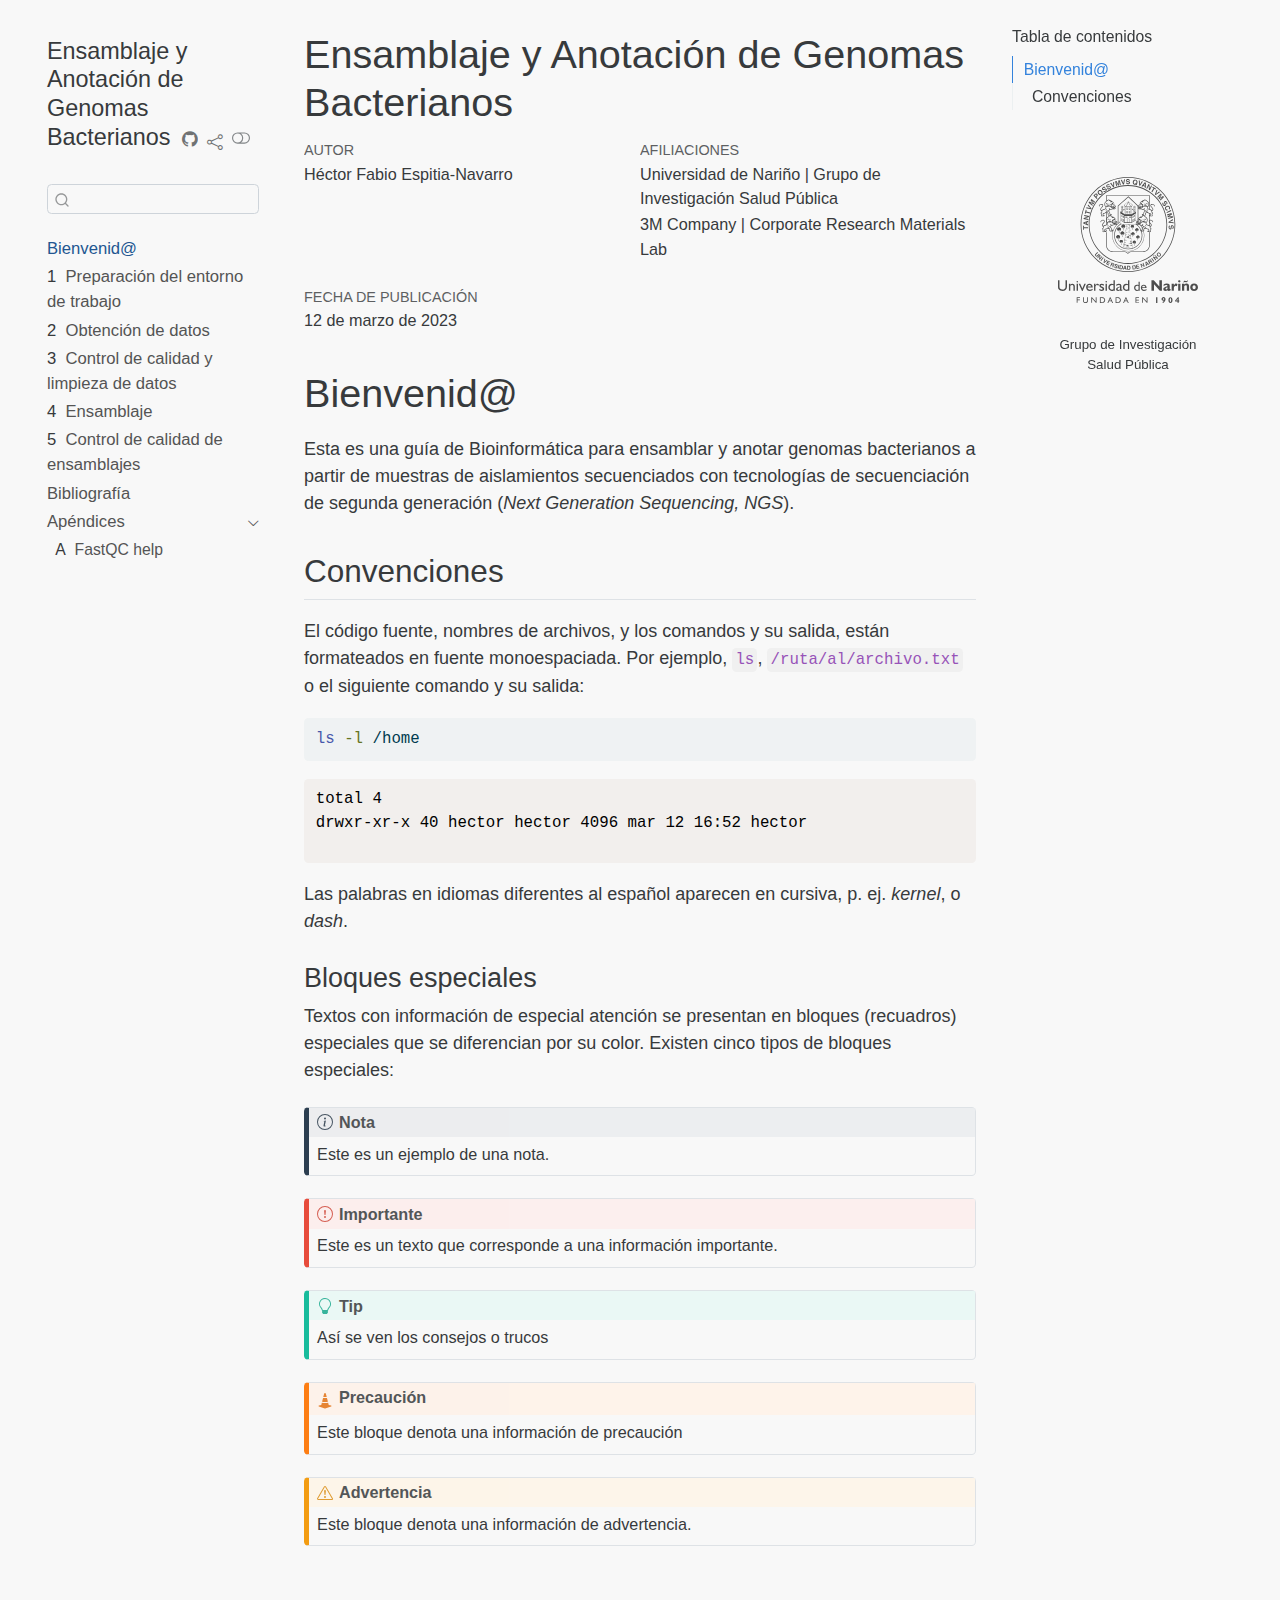
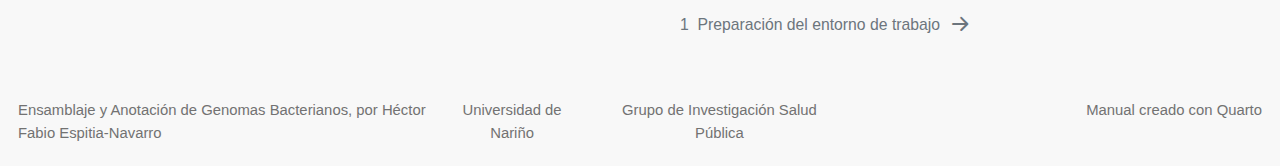
<file: docs/index.html>
<!DOCTYPE html>
<html xmlns="http://www.w3.org/1999/xhtml" lang="es" xml:lang="es"><head>

<meta charset="utf-8">
<meta name="generator" content="quarto-1.3.253">

<meta name="viewport" content="width=device-width, initial-scale=1.0, user-scalable=yes">

<meta name="author" content="Héctor Fabio Espitia-Navarro">

<title>Ensamblaje y Anotación de Genomas Bacterianos</title>
<style>
code{white-space: pre-wrap;}
span.smallcaps{font-variant: small-caps;}
div.columns{display: flex; gap: min(4vw, 1.5em);}
div.column{flex: auto; overflow-x: auto;}
div.hanging-indent{margin-left: 1.5em; text-indent: -1.5em;}
ul.task-list{list-style: none;}
ul.task-list li input[type="checkbox"] {
  width: 0.8em;
  margin: 0 0.8em 0.2em -1em; /* quarto-specific, see https://github.com/quarto-dev/quarto-cli/issues/4556 */ 
  vertical-align: middle;
}
/* CSS for syntax highlighting */
pre > code.sourceCode { white-space: pre; position: relative; }
pre > code.sourceCode > span { display: inline-block; line-height: 1.25; }
pre > code.sourceCode > span:empty { height: 1.2em; }
.sourceCode { overflow: visible; }
code.sourceCode > span { color: inherit; text-decoration: inherit; }
div.sourceCode { margin: 1em 0; }
pre.sourceCode { margin: 0; }
@media screen {
div.sourceCode { overflow: auto; }
}
@media print {
pre > code.sourceCode { white-space: pre-wrap; }
pre > code.sourceCode > span { text-indent: -5em; padding-left: 5em; }
}
pre.numberSource code
  { counter-reset: source-line 0; }
pre.numberSource code > span
  { position: relative; left: -4em; counter-increment: source-line; }
pre.numberSource code > span > a:first-child::before
  { content: counter(source-line);
    position: relative; left: -1em; text-align: right; vertical-align: baseline;
    border: none; display: inline-block;
    -webkit-touch-callout: none; -webkit-user-select: none;
    -khtml-user-select: none; -moz-user-select: none;
    -ms-user-select: none; user-select: none;
    padding: 0 4px; width: 4em;
  }
pre.numberSource { margin-left: 3em;  padding-left: 4px; }
div.sourceCode
  {   }
@media screen {
pre > code.sourceCode > span > a:first-child::before { text-decoration: underline; }
}
</style>


<script src="site_libs/quarto-nav/quarto-nav.js"></script>
<script src="site_libs/quarto-nav/headroom.min.js"></script>
<script src="site_libs/clipboard/clipboard.min.js"></script>
<script src="site_libs/quarto-search/autocomplete.umd.js"></script>
<script src="site_libs/quarto-search/fuse.min.js"></script>
<script src="site_libs/quarto-search/quarto-search.js"></script>
<meta name="quarto:offset" content="./">
<link href="./setup.html" rel="next">
<link href="./assets/images/book.svg" rel="icon" type="image/svg+xml">
<script src="site_libs/quarto-html/quarto.js"></script>
<script src="site_libs/quarto-html/popper.min.js"></script>
<script src="site_libs/quarto-html/tippy.umd.min.js"></script>
<script src="site_libs/quarto-html/anchor.min.js"></script>
<link href="site_libs/quarto-html/tippy.css" rel="stylesheet">
<link href="site_libs/quarto-html/quarto-syntax-highlighting.css" rel="stylesheet" class="quarto-color-scheme" id="quarto-text-highlighting-styles">
<link href="site_libs/quarto-html/quarto-syntax-highlighting-dark.css" rel="prefetch" class="quarto-color-scheme quarto-color-alternate" id="quarto-text-highlighting-styles">
<script src="site_libs/bootstrap/bootstrap.min.js"></script>
<link href="site_libs/bootstrap/bootstrap-icons.css" rel="stylesheet">
<link href="site_libs/bootstrap/bootstrap.min.css" rel="stylesheet" class="quarto-color-scheme" id="quarto-bootstrap" data-mode="light">
<link href="site_libs/bootstrap/bootstrap-dark.min.css" rel="prefetch" class="quarto-color-scheme quarto-color-alternate" id="quarto-bootstrap" data-mode="dark">
<script id="quarto-search-options" type="application/json">{
  "location": "sidebar",
  "copy-button": false,
  "collapse-after": 3,
  "panel-placement": "start",
  "type": "textbox",
  "limit": 20,
  "language": {
    "search-no-results-text": "Sin resultados",
    "search-matching-documents-text": "documentos encontrados",
    "search-copy-link-title": "Copiar el enlace en la búsqueda",
    "search-hide-matches-text": "Ocultar resultados adicionales",
    "search-more-match-text": "resultado adicional en este documento",
    "search-more-matches-text": "resultados adicionales en este documento",
    "search-clear-button-title": "Borrar",
    "search-detached-cancel-button-title": "Cancelar",
    "search-submit-button-title": "Enviar"
  }
}</script>


</head>

<body class="nav-sidebar floating">

<div id="quarto-search-results"></div>
  <header id="quarto-header" class="headroom fixed-top">
  <nav class="quarto-secondary-nav">
    <div class="container-fluid d-flex">
      <button type="button" class="quarto-btn-toggle btn" data-bs-toggle="collapse" data-bs-target="#quarto-sidebar,#quarto-sidebar-glass" aria-controls="quarto-sidebar" aria-expanded="false" aria-label="Alternar barra lateral" onclick="if (window.quartoToggleHeadroom) { window.quartoToggleHeadroom(); }">
        <i class="bi bi-layout-text-sidebar-reverse"></i>
      </button>
      <nav class="quarto-page-breadcrumbs" aria-label="breadcrumb"><ol class="breadcrumb"><li class="breadcrumb-item"><a href="./index.html">Bienvenid\@</a></li></ol></nav>
      <a class="flex-grow-1" role="button" data-bs-toggle="collapse" data-bs-target="#quarto-sidebar,#quarto-sidebar-glass" aria-controls="quarto-sidebar" aria-expanded="false" aria-label="Alternar barra lateral" onclick="if (window.quartoToggleHeadroom) { window.quartoToggleHeadroom(); }">      
      </a>
      <button type="button" class="btn quarto-search-button" aria-label="Buscar" onclick="window.quartoOpenSearch();">
        <i class="bi bi-search"></i>
      </button>
    </div>
  </nav>
</header>
<!-- content -->
<div id="quarto-content" class="quarto-container page-columns page-rows-contents page-layout-article">
<!-- sidebar -->
  <nav id="quarto-sidebar" class="sidebar collapse collapse-horizontal sidebar-navigation floating overflow-auto">
    <div class="pt-lg-2 mt-2 text-left sidebar-header">
    <div class="sidebar-title mb-0 py-0">
      <a href="./">Ensamblaje y Anotación de Genomas Bacterianos</a> 
        <div class="sidebar-tools-main tools-wide">
    <a href="https://github.com/hspitia/bact-genome-assembly" title="" class="quarto-navigation-tool px-1" aria-label=""><i class="bi bi-github"></i></a>
    <div class="dropdown">
      <a href="" title="Share" id="quarto-navigation-tool-dropdown-0" class="quarto-navigation-tool dropdown-toggle px-1" data-bs-toggle="dropdown" aria-expanded="false" aria-label="Share"><i class="bi bi-share"></i></a>
      <ul class="dropdown-menu" aria-labelledby="quarto-navigation-tool-dropdown-0">
          <li>
            <a class="dropdown-item sidebar-tools-main-item" href="https://twitter.com/intent/tweet?url=|url|">
              <i class="bi bi-bi-twitter pe-1"></i>
            Twitter
            </a>
          </li>
          <li>
            <a class="dropdown-item sidebar-tools-main-item" href="https://www.facebook.com/sharer/sharer.php?u=|url|">
              <i class="bi bi-bi-facebook pe-1"></i>
            Facebook
            </a>
          </li>
          <li>
            <a class="dropdown-item sidebar-tools-main-item" href="https://www.linkedin.com/sharing/share-offsite/?url=|url|">
              <i class="bi bi-bi-linkedin pe-1"></i>
            LinkedIn
            </a>
          </li>
      </ul>
    </div>
  <a href="" class="quarto-color-scheme-toggle quarto-navigation-tool  px-1" onclick="window.quartoToggleColorScheme(); return false;" title="Alternar modo oscuro"><i class="bi"></i></a>
</div>
    </div>
      </div>
        <div class="mt-2 flex-shrink-0 align-items-center">
        <div class="sidebar-search">
        <div id="quarto-search" class="" title="Buscar"></div>
        </div>
        </div>
    <div class="sidebar-menu-container"> 
    <ul class="list-unstyled mt-1">
        <li class="sidebar-item">
  <div class="sidebar-item-container"> 
  <a href="./index.html" class="sidebar-item-text sidebar-link active">
 <span class="menu-text">Bienvenid@</span></a>
  </div>
</li>
        <li class="sidebar-item">
  <div class="sidebar-item-container"> 
  <a href="./setup.html" class="sidebar-item-text sidebar-link">
 <span class="menu-text"><span class="chapter-number">1</span>&nbsp; <span class="chapter-title">Preparación del entorno de trabajo</span></span></a>
  </div>
</li>
        <li class="sidebar-item">
  <div class="sidebar-item-container"> 
  <a href="./data.html" class="sidebar-item-text sidebar-link">
 <span class="menu-text"><span class="chapter-number">2</span>&nbsp; <span class="chapter-title">Obtención de datos</span></span></a>
  </div>
</li>
        <li class="sidebar-item">
  <div class="sidebar-item-container"> 
  <a href="./data_qual.html" class="sidebar-item-text sidebar-link">
 <span class="menu-text"><span class="chapter-number">3</span>&nbsp; <span class="chapter-title">Control de calidad y limpieza de datos</span></span></a>
  </div>
</li>
        <li class="sidebar-item">
  <div class="sidebar-item-container"> 
  <a href="./assembly.html" class="sidebar-item-text sidebar-link">
 <span class="menu-text"><span class="chapter-number">4</span>&nbsp; <span class="chapter-title">Ensamblaje</span></span></a>
  </div>
</li>
        <li class="sidebar-item">
  <div class="sidebar-item-container"> 
  <a href="./assembly_qual.html" class="sidebar-item-text sidebar-link">
 <span class="menu-text"><span class="chapter-number">5</span>&nbsp; <span class="chapter-title">Control de calidad de ensamblajes</span></span></a>
  </div>
</li>
        <li class="sidebar-item">
  <div class="sidebar-item-container"> 
  <a href="./references.html" class="sidebar-item-text sidebar-link">
 <span class="menu-text">Bibliografía</span></a>
  </div>
</li>
        <li class="sidebar-item sidebar-item-section">
      <div class="sidebar-item-container"> 
            <a class="sidebar-item-text sidebar-link text-start" data-bs-toggle="collapse" data-bs-target="#quarto-sidebar-section-1" aria-expanded="true">
 <span class="menu-text">Apéndices</span></a>
          <a class="sidebar-item-toggle text-start" data-bs-toggle="collapse" data-bs-target="#quarto-sidebar-section-1" aria-expanded="true" aria-label="Alternar sección">
            <i class="bi bi-chevron-right ms-2"></i>
          </a> 
      </div>
      <ul id="quarto-sidebar-section-1" class="collapse list-unstyled sidebar-section depth1 show">  
          <li class="sidebar-item">
  <div class="sidebar-item-container"> 
  <a href="./a-fastqc.html" class="sidebar-item-text sidebar-link">
 <span class="menu-text"><span class="chapter-number">A</span>&nbsp; <span class="chapter-title">FastQC help</span></span></a>
  </div>
</li>
      </ul>
  </li>
    </ul>
    </div>
</nav>
<div id="quarto-sidebar-glass" data-bs-toggle="collapse" data-bs-target="#quarto-sidebar,#quarto-sidebar-glass"></div>
<!-- margin-sidebar -->
    <div id="quarto-margin-sidebar" class="sidebar margin-sidebar">
        <nav id="TOC" role="doc-toc" class="toc-active">
    <h2 id="toc-title">Tabla de contenidos</h2>
   
  <ul>
  <li><a href="#bienvenid" id="toc-bienvenid" class="nav-link active" data-scroll-target="#bienvenid">Bienvenid@</a>
  <ul class="collapse">
  <li><a href="#convenciones" id="toc-convenciones" class="nav-link" data-scroll-target="#convenciones">Convenciones</a>
  <ul class="collapse">
  <li><a href="#bloques-especiales" id="toc-bloques-especiales" class="nav-link" data-scroll-target="#bloques-especiales">Bloques especiales</a></li>
  </ul></li>
  </ul></li>
  </ul>
</nav>
    <div class="quarto-margin-footer"><div class="margin-footer-item">
<div class="margin-logo">
<div id="margin-cild" class="margin-child">
<p><a href="https://scienti.minciencias.gov.co/gruplac/jsp/visualiza/visualizagr.jsp?nro=00000000008168">Grupo de Investigación<br>Salud Pública</a></p>
</div>
</div>
</div></div></div>
<!-- main -->
<main class="content" id="quarto-document-content">

<header id="title-block-header" class="quarto-title-block default">
<div class="quarto-title">
<h1 class="title">Ensamblaje y Anotación de Genomas Bacterianos</h1>
</div>


<div class="quarto-title-meta-author">
  <div class="quarto-title-meta-heading">Autor</div>
  <div class="quarto-title-meta-heading">Afiliaciones</div>
  
    <div class="quarto-title-meta-contents">
    <p class="author">Héctor Fabio Espitia-Navarro </p>
  </div>
    <div class="quarto-title-meta-contents">
        <p class="affiliation">
            Universidad de Nariño | Grupo de Investigación Salud Pública
          </p>
        <p class="affiliation">
            3M Company | Corporate Research Materials Lab
          </p>
      </div>
    </div>

<div class="quarto-title-meta">

      
    <div>
    <div class="quarto-title-meta-heading">Fecha de publicación</div>
    <div class="quarto-title-meta-contents">
      <p class="date">12 de marzo de 2023</p>
    </div>
  </div>
  
    
  </div>
  

</header>

<section id="bienvenid" class="level1 unnumbered">
<h1 class="unnumbered">Bienvenid@</h1>
<p>Esta es una guía de Bioinformática para ensamblar y anotar genomas bacterianos a partir de muestras de aislamientos secuenciados con tecnologías de secuenciación de segunda generación (<em>Next Generation Sequencing, NGS</em>).</p>
<section id="convenciones" class="level2 unnumbered">
<h2 class="unnumbered anchored" data-anchor-id="convenciones">Convenciones</h2>
<p>El código fuente, nombres de archivos, y los comandos y su salida, están formateados en fuente monoespaciada. Por ejemplo, <code>ls</code>, <code>/ruta/al/archivo.txt</code> o el siguiente comando y su salida:</p>
<div class="cell">
<div class="sourceCode cell-code" id="cb1"><pre class="sourceCode bash code-with-copy"><code class="sourceCode bash"><span id="cb1-1"><a href="#cb1-1" aria-hidden="true" tabindex="-1"></a><span class="fu">ls</span> <span class="at">-l</span> /home</span></code><button title="Copiar al portapapeles" class="code-copy-button"><i class="bi"></i></button></pre></div>
<div class="cell-output cell-output-stdout">
<pre><code>total 4
drwxr-xr-x 40 hector hector 4096 mar 12 16:52 hector</code></pre>
</div>
</div>
<p>Las palabras en idiomas diferentes al español aparecen en cursiva, p.&nbsp;ej. <em>kernel</em>, o <em>dash</em>.</p>
<section id="bloques-especiales" class="level3 unnumbered">
<h3 class="unnumbered anchored" data-anchor-id="bloques-especiales">Bloques especiales</h3>
<p>Textos con información de especial atención se presentan en bloques (recuadros) especiales que se diferencian por su color. Existen cinco tipos de bloques especiales:</p>
<div class="callout callout-style-default callout-note callout-titled">
<div class="callout-header d-flex align-content-center">
<div class="callout-icon-container">
<i class="callout-icon"></i>
</div>
<div class="callout-title-container flex-fill">
Nota
</div>
</div>
<div class="callout-body-container callout-body">
<p>Este es un ejemplo de una nota.</p>
</div>
</div>
<div class="callout callout-style-default callout-important callout-titled">
<div class="callout-header d-flex align-content-center">
<div class="callout-icon-container">
<i class="callout-icon"></i>
</div>
<div class="callout-title-container flex-fill">
Importante
</div>
</div>
<div class="callout-body-container callout-body">
<p>Este es un texto que corresponde a una información importante.</p>
</div>
</div>
<div class="callout callout-style-default callout-tip callout-titled">
<div class="callout-header d-flex align-content-center">
<div class="callout-icon-container">
<i class="callout-icon"></i>
</div>
<div class="callout-title-container flex-fill">
Tip
</div>
</div>
<div class="callout-body-container callout-body">
<p>Así se ven los consejos o trucos</p>
</div>
</div>
<div class="callout callout-style-default callout-caution callout-titled">
<div class="callout-header d-flex align-content-center">
<div class="callout-icon-container">
<i class="callout-icon"></i>
</div>
<div class="callout-title-container flex-fill">
Precaución
</div>
</div>
<div class="callout-body-container callout-body">
<p>Este bloque denota una información de precaución</p>
</div>
</div>
<div class="callout callout-style-default callout-warning callout-titled">
<div class="callout-header d-flex align-content-center">
<div class="callout-icon-container">
<i class="callout-icon"></i>
</div>
<div class="callout-title-container flex-fill">
Advertencia
</div>
</div>
<div class="callout-body-container callout-body">
<p>Este bloque denota una información de advertencia.</p>
</div>
</div>


</section>
</section>
</section>

</main> <!-- /main -->
<script id="quarto-html-after-body" type="application/javascript">
window.document.addEventListener("DOMContentLoaded", function (event) {
  const toggleBodyColorMode = (bsSheetEl) => {
    const mode = bsSheetEl.getAttribute("data-mode");
    const bodyEl = window.document.querySelector("body");
    if (mode === "dark") {
      bodyEl.classList.add("quarto-dark");
      bodyEl.classList.remove("quarto-light");
    } else {
      bodyEl.classList.add("quarto-light");
      bodyEl.classList.remove("quarto-dark");
    }
  }
  const toggleBodyColorPrimary = () => {
    const bsSheetEl = window.document.querySelector("link#quarto-bootstrap");
    if (bsSheetEl) {
      toggleBodyColorMode(bsSheetEl);
    }
  }
  toggleBodyColorPrimary();  
  const disableStylesheet = (stylesheets) => {
    for (let i=0; i < stylesheets.length; i++) {
      const stylesheet = stylesheets[i];
      stylesheet.rel = 'prefetch';
    }
  }
  const enableStylesheet = (stylesheets) => {
    for (let i=0; i < stylesheets.length; i++) {
      const stylesheet = stylesheets[i];
      stylesheet.rel = 'stylesheet';
    }
  }
  const manageTransitions = (selector, allowTransitions) => {
    const els = window.document.querySelectorAll(selector);
    for (let i=0; i < els.length; i++) {
      const el = els[i];
      if (allowTransitions) {
        el.classList.remove('notransition');
      } else {
        el.classList.add('notransition');
      }
    }
  }
  const toggleColorMode = (alternate) => {
    // Switch the stylesheets
    const alternateStylesheets = window.document.querySelectorAll('link.quarto-color-scheme.quarto-color-alternate');
    manageTransitions('#quarto-margin-sidebar .nav-link', false);
    if (alternate) {
      enableStylesheet(alternateStylesheets);
      for (const sheetNode of alternateStylesheets) {
        if (sheetNode.id === "quarto-bootstrap") {
          toggleBodyColorMode(sheetNode);
        }
      }
    } else {
      disableStylesheet(alternateStylesheets);
      toggleBodyColorPrimary();
    }
    manageTransitions('#quarto-margin-sidebar .nav-link', true);
    // Switch the toggles
    const toggles = window.document.querySelectorAll('.quarto-color-scheme-toggle');
    for (let i=0; i < toggles.length; i++) {
      const toggle = toggles[i];
      if (toggle) {
        if (alternate) {
          toggle.classList.add("alternate");     
        } else {
          toggle.classList.remove("alternate");
        }
      }
    }
    // Hack to workaround the fact that safari doesn't
    // properly recolor the scrollbar when toggling (#1455)
    if (navigator.userAgent.indexOf('Safari') > 0 && navigator.userAgent.indexOf('Chrome') == -1) {
      manageTransitions("body", false);
      window.scrollTo(0, 1);
      setTimeout(() => {
        window.scrollTo(0, 0);
        manageTransitions("body", true);
      }, 40);  
    }
  }
  const isFileUrl = () => { 
    return window.location.protocol === 'file:';
  }
  const hasAlternateSentinel = () => {  
    let styleSentinel = getColorSchemeSentinel();
    if (styleSentinel !== null) {
      return styleSentinel === "alternate";
    } else {
      return false;
    }
  }
  const setStyleSentinel = (alternate) => {
    const value = alternate ? "alternate" : "default";
    if (!isFileUrl()) {
      window.localStorage.setItem("quarto-color-scheme", value);
    } else {
      localAlternateSentinel = value;
    }
  }
  const getColorSchemeSentinel = () => {
    if (!isFileUrl()) {
      const storageValue = window.localStorage.getItem("quarto-color-scheme");
      return storageValue != null ? storageValue : localAlternateSentinel;
    } else {
      return localAlternateSentinel;
    }
  }
  let localAlternateSentinel = 'default';
  // Dark / light mode switch
  window.quartoToggleColorScheme = () => {
    // Read the current dark / light value 
    let toAlternate = !hasAlternateSentinel();
    toggleColorMode(toAlternate);
    setStyleSentinel(toAlternate);
  };
  // Ensure there is a toggle, if there isn't float one in the top right
  if (window.document.querySelector('.quarto-color-scheme-toggle') === null) {
    const a = window.document.createElement('a');
    a.classList.add('top-right');
    a.classList.add('quarto-color-scheme-toggle');
    a.href = "";
    a.onclick = function() { try { window.quartoToggleColorScheme(); } catch {} return false; };
    const i = window.document.createElement("i");
    i.classList.add('bi');
    a.appendChild(i);
    window.document.body.appendChild(a);
  }
  // Switch to dark mode if need be
  if (hasAlternateSentinel()) {
    toggleColorMode(true);
  } else {
    toggleColorMode(false);
  }
  const icon = "";
  const anchorJS = new window.AnchorJS();
  anchorJS.options = {
    placement: 'right',
    icon: icon
  };
  anchorJS.add('.anchored');
  const isCodeAnnotation = (el) => {
    for (const clz of el.classList) {
      if (clz.startsWith('code-annotation-')) {                     
        return true;
      }
    }
    return false;
  }
  const clipboard = new window.ClipboardJS('.code-copy-button', {
    text: function(trigger) {
      const codeEl = trigger.previousElementSibling.cloneNode(true);
      for (const childEl of codeEl.children) {
        if (isCodeAnnotation(childEl)) {
          childEl.remove();
        }
      }
      return codeEl.innerText;
    }
  });
  clipboard.on('success', function(e) {
    // button target
    const button = e.trigger;
    // don't keep focus
    button.blur();
    // flash "checked"
    button.classList.add('code-copy-button-checked');
    var currentTitle = button.getAttribute("title");
    button.setAttribute("title", "Copiado");
    let tooltip;
    if (window.bootstrap) {
      button.setAttribute("data-bs-toggle", "tooltip");
      button.setAttribute("data-bs-placement", "left");
      button.setAttribute("data-bs-title", "Copiado");
      tooltip = new bootstrap.Tooltip(button, 
        { trigger: "manual", 
          customClass: "code-copy-button-tooltip",
          offset: [0, -8]});
      tooltip.show();    
    }
    setTimeout(function() {
      if (tooltip) {
        tooltip.hide();
        button.removeAttribute("data-bs-title");
        button.removeAttribute("data-bs-toggle");
        button.removeAttribute("data-bs-placement");
      }
      button.setAttribute("title", currentTitle);
      button.classList.remove('code-copy-button-checked');
    }, 1000);
    // clear code selection
    e.clearSelection();
  });
  function tippyHover(el, contentFn) {
    const config = {
      allowHTML: true,
      content: contentFn,
      maxWidth: 500,
      delay: 100,
      arrow: false,
      appendTo: function(el) {
          return el.parentElement;
      },
      interactive: true,
      interactiveBorder: 10,
      theme: 'quarto',
      placement: 'bottom-start'
    };
    window.tippy(el, config); 
  }
  const noterefs = window.document.querySelectorAll('a[role="doc-noteref"]');
  for (var i=0; i<noterefs.length; i++) {
    const ref = noterefs[i];
    tippyHover(ref, function() {
      // use id or data attribute instead here
      let href = ref.getAttribute('data-footnote-href') || ref.getAttribute('href');
      try { href = new URL(href).hash; } catch {}
      const id = href.replace(/^#\/?/, "");
      const note = window.document.getElementById(id);
      return note.innerHTML;
    });
  }
      let selectedAnnoteEl;
      const selectorForAnnotation = ( cell, annotation) => {
        let cellAttr = 'data-code-cell="' + cell + '"';
        let lineAttr = 'data-code-annotation="' +  annotation + '"';
        const selector = 'span[' + cellAttr + '][' + lineAttr + ']';
        return selector;
      }
      const selectCodeLines = (annoteEl) => {
        const doc = window.document;
        const targetCell = annoteEl.getAttribute("data-target-cell");
        const targetAnnotation = annoteEl.getAttribute("data-target-annotation");
        const annoteSpan = window.document.querySelector(selectorForAnnotation(targetCell, targetAnnotation));
        const lines = annoteSpan.getAttribute("data-code-lines").split(",");
        const lineIds = lines.map((line) => {
          return targetCell + "-" + line;
        })
        let top = null;
        let height = null;
        let parent = null;
        if (lineIds.length > 0) {
            //compute the position of the single el (top and bottom and make a div)
            const el = window.document.getElementById(lineIds[0]);
            top = el.offsetTop;
            height = el.offsetHeight;
            parent = el.parentElement.parentElement;
          if (lineIds.length > 1) {
            const lastEl = window.document.getElementById(lineIds[lineIds.length - 1]);
            const bottom = lastEl.offsetTop + lastEl.offsetHeight;
            height = bottom - top;
          }
          if (top !== null && height !== null && parent !== null) {
            // cook up a div (if necessary) and position it 
            let div = window.document.getElementById("code-annotation-line-highlight");
            if (div === null) {
              div = window.document.createElement("div");
              div.setAttribute("id", "code-annotation-line-highlight");
              div.style.position = 'absolute';
              parent.appendChild(div);
            }
            div.style.top = top - 2 + "px";
            div.style.height = height + 4 + "px";
            let gutterDiv = window.document.getElementById("code-annotation-line-highlight-gutter");
            if (gutterDiv === null) {
              gutterDiv = window.document.createElement("div");
              gutterDiv.setAttribute("id", "code-annotation-line-highlight-gutter");
              gutterDiv.style.position = 'absolute';
              const codeCell = window.document.getElementById(targetCell);
              const gutter = codeCell.querySelector('.code-annotation-gutter');
              gutter.appendChild(gutterDiv);
            }
            gutterDiv.style.top = top - 2 + "px";
            gutterDiv.style.height = height + 4 + "px";
          }
          selectedAnnoteEl = annoteEl;
        }
      };
      const unselectCodeLines = () => {
        const elementsIds = ["code-annotation-line-highlight", "code-annotation-line-highlight-gutter"];
        elementsIds.forEach((elId) => {
          const div = window.document.getElementById(elId);
          if (div) {
            div.remove();
          }
        });
        selectedAnnoteEl = undefined;
      };
      // Attach click handler to the DT
      const annoteDls = window.document.querySelectorAll('dt[data-target-cell]');
      for (const annoteDlNode of annoteDls) {
        annoteDlNode.addEventListener('click', (event) => {
          const clickedEl = event.target;
          if (clickedEl !== selectedAnnoteEl) {
            unselectCodeLines();
            const activeEl = window.document.querySelector('dt[data-target-cell].code-annotation-active');
            if (activeEl) {
              activeEl.classList.remove('code-annotation-active');
            }
            selectCodeLines(clickedEl);
            clickedEl.classList.add('code-annotation-active');
          } else {
            // Unselect the line
            unselectCodeLines();
            clickedEl.classList.remove('code-annotation-active');
          }
        });
      }
  const findCites = (el) => {
    const parentEl = el.parentElement;
    if (parentEl) {
      const cites = parentEl.dataset.cites;
      if (cites) {
        return {
          el,
          cites: cites.split(' ')
        };
      } else {
        return findCites(el.parentElement)
      }
    } else {
      return undefined;
    }
  };
  var bibliorefs = window.document.querySelectorAll('a[role="doc-biblioref"]');
  for (var i=0; i<bibliorefs.length; i++) {
    const ref = bibliorefs[i];
    const citeInfo = findCites(ref);
    if (citeInfo) {
      tippyHover(citeInfo.el, function() {
        var popup = window.document.createElement('div');
        citeInfo.cites.forEach(function(cite) {
          var citeDiv = window.document.createElement('div');
          citeDiv.classList.add('hanging-indent');
          citeDiv.classList.add('csl-entry');
          var biblioDiv = window.document.getElementById('ref-' + cite);
          if (biblioDiv) {
            citeDiv.innerHTML = biblioDiv.innerHTML;
          }
          popup.appendChild(citeDiv);
        });
        return popup.innerHTML;
      });
    }
  }
});
</script>
<nav class="page-navigation">
  <div class="nav-page nav-page-previous">
  </div>
  <div class="nav-page nav-page-next">
      <a href="./setup.html" class="pagination-link">
        <span class="nav-page-text"><span class="chapter-number">1</span>&nbsp; <span class="chapter-title">Preparación del entorno de trabajo</span></span> <i class="bi bi-arrow-right-short"></i>
      </a>
  </div>
</nav>
</div> <!-- /content -->
<footer class="footer">
  <div class="nav-footer">
    <div class="nav-footer-left">Ensamblaje y Anotación de Genomas Bacterianos, por <a href="https://www.linkedin.com/in/hespitianavarro/">Héctor Fabio Espitia-Navarro</a></div>   
    <div class="nav-footer-center">
      <ul class="footer-items list-unstyled">
    <li class="nav-item">
    <a class="nav-link" href="https://www.udenar.edu.co/">Universidad de Nariño</a>
  </li>  
    <li class="nav-item">
    <a class="nav-link" href="https://scienti.minciencias.gov.co/gruplac/jsp/visualiza/visualizagr.jsp?nro=00000000008168">Grupo de Investigación Salud Pública</a>
  </li>  
</ul>
    </div>
    <div class="nav-footer-right">Manual creado con <a href="https://quarto.org/">Quarto</a></div>
  </div>
</footer>



</body></html>
</file>
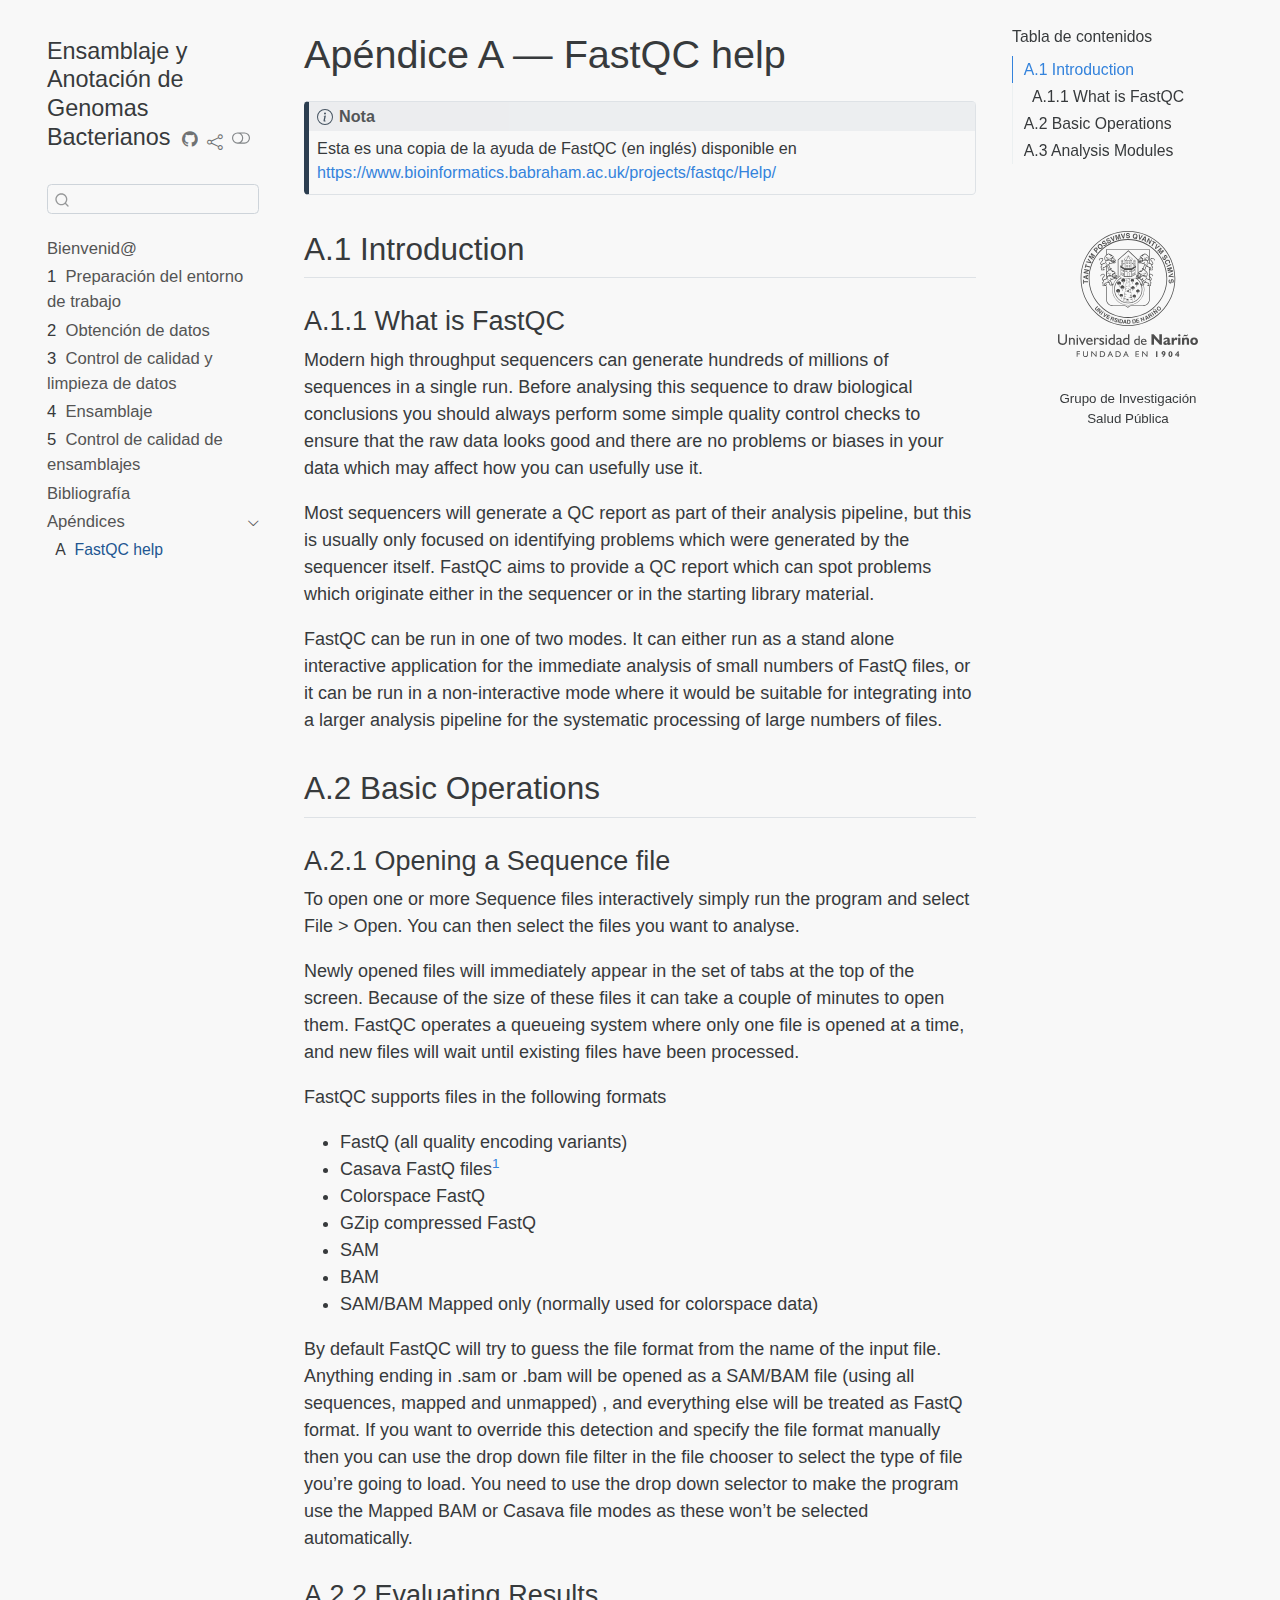
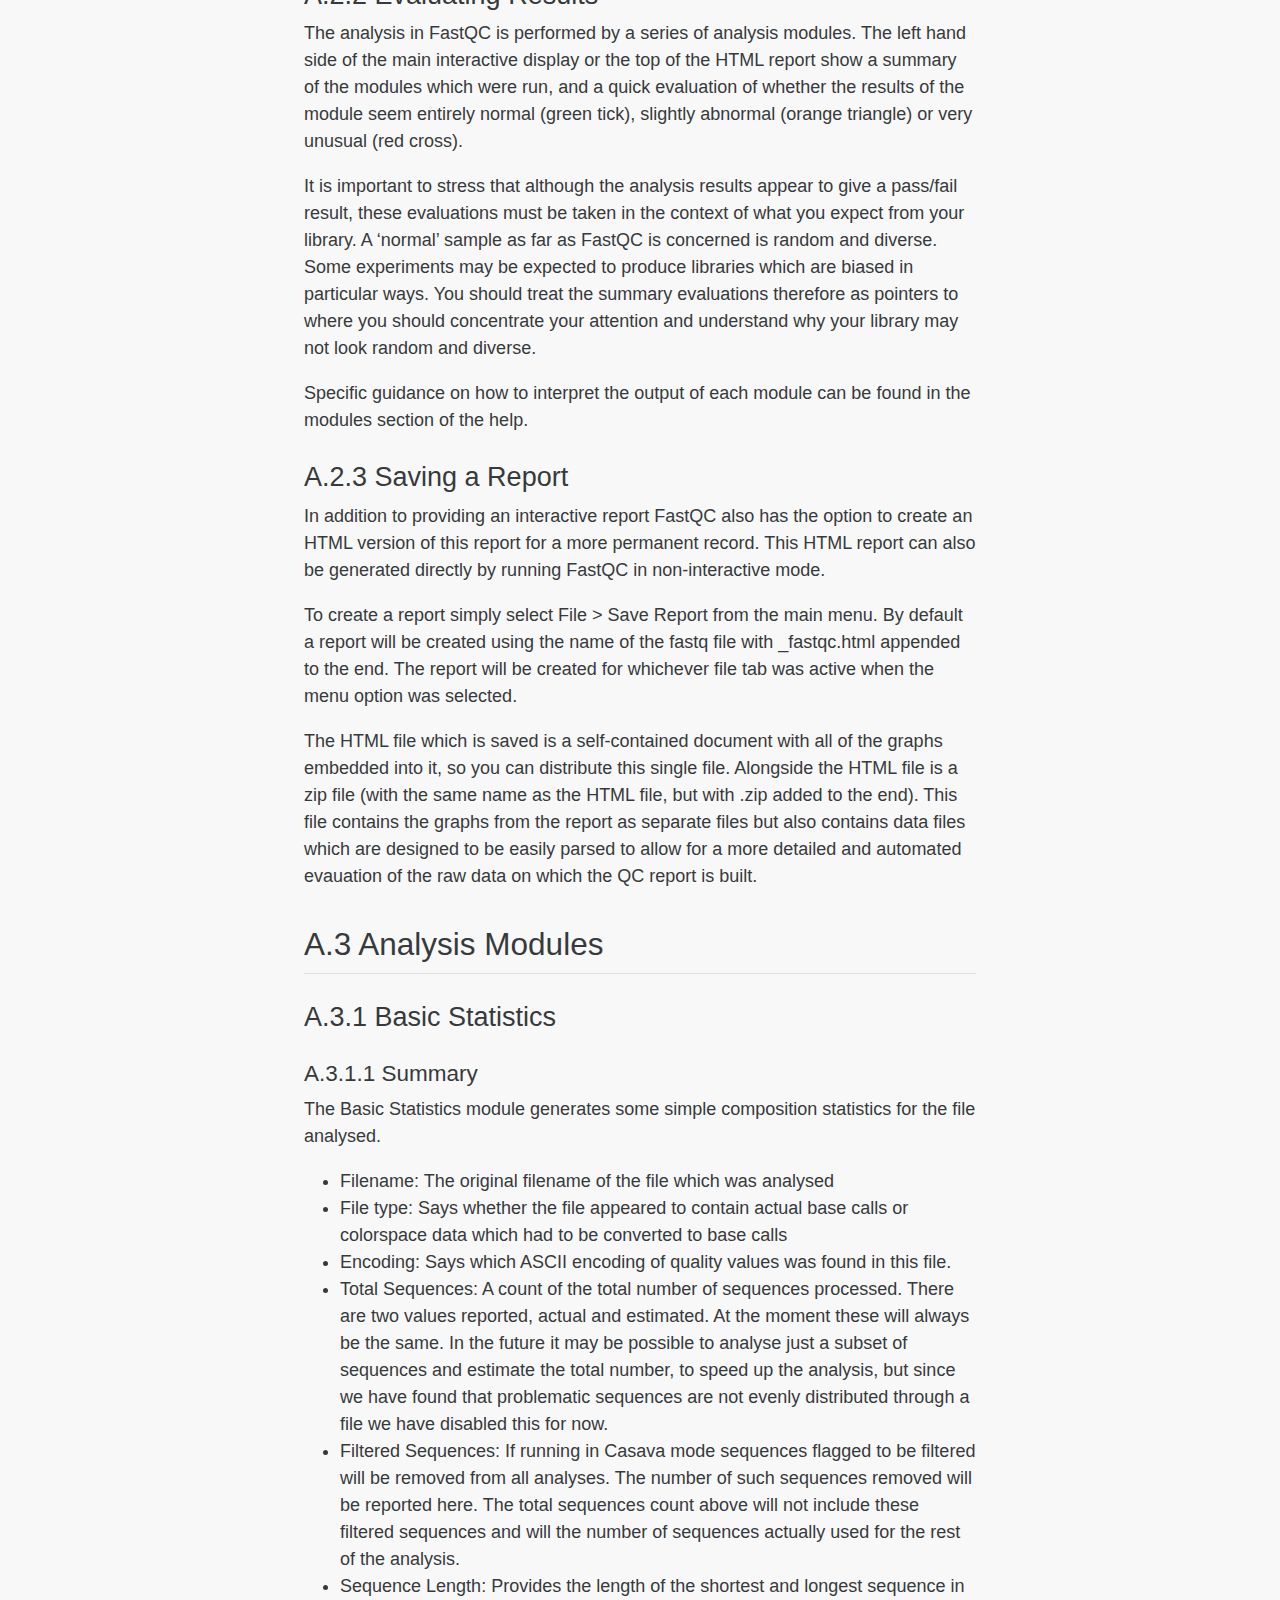
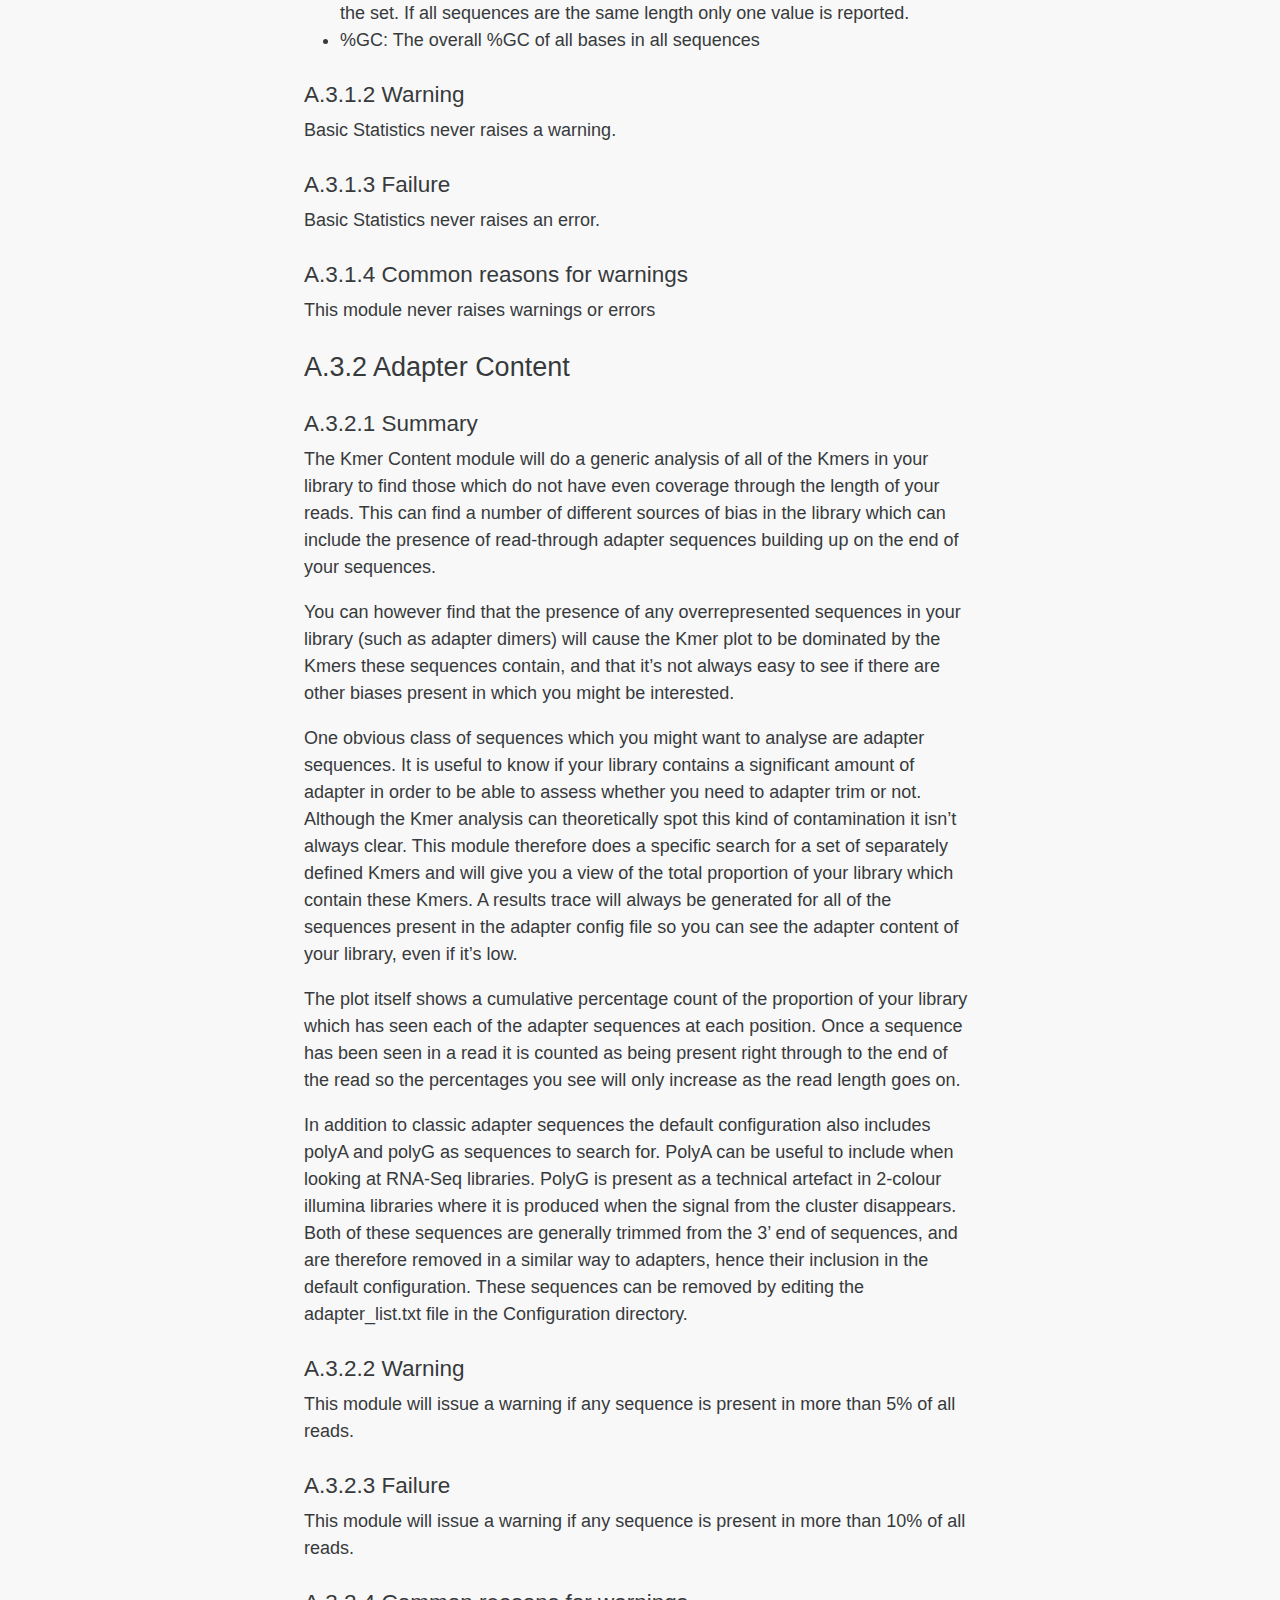
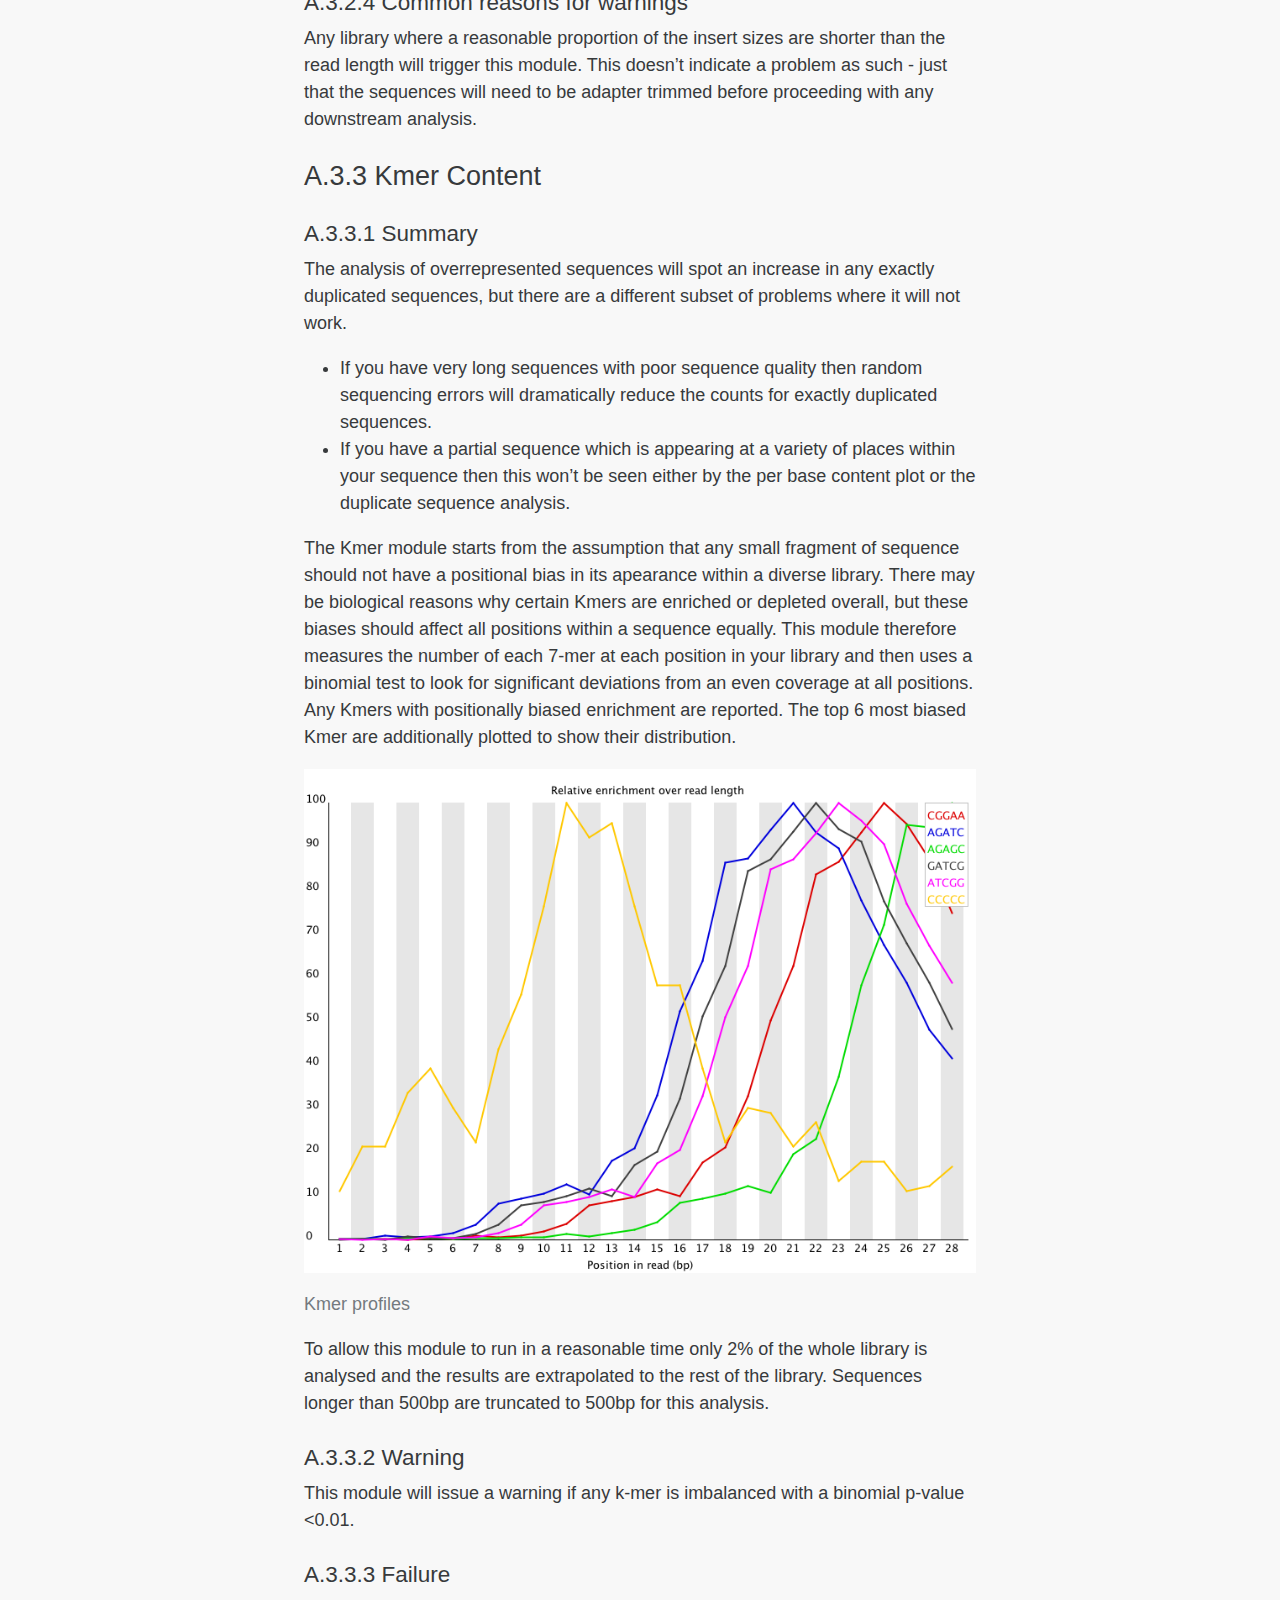
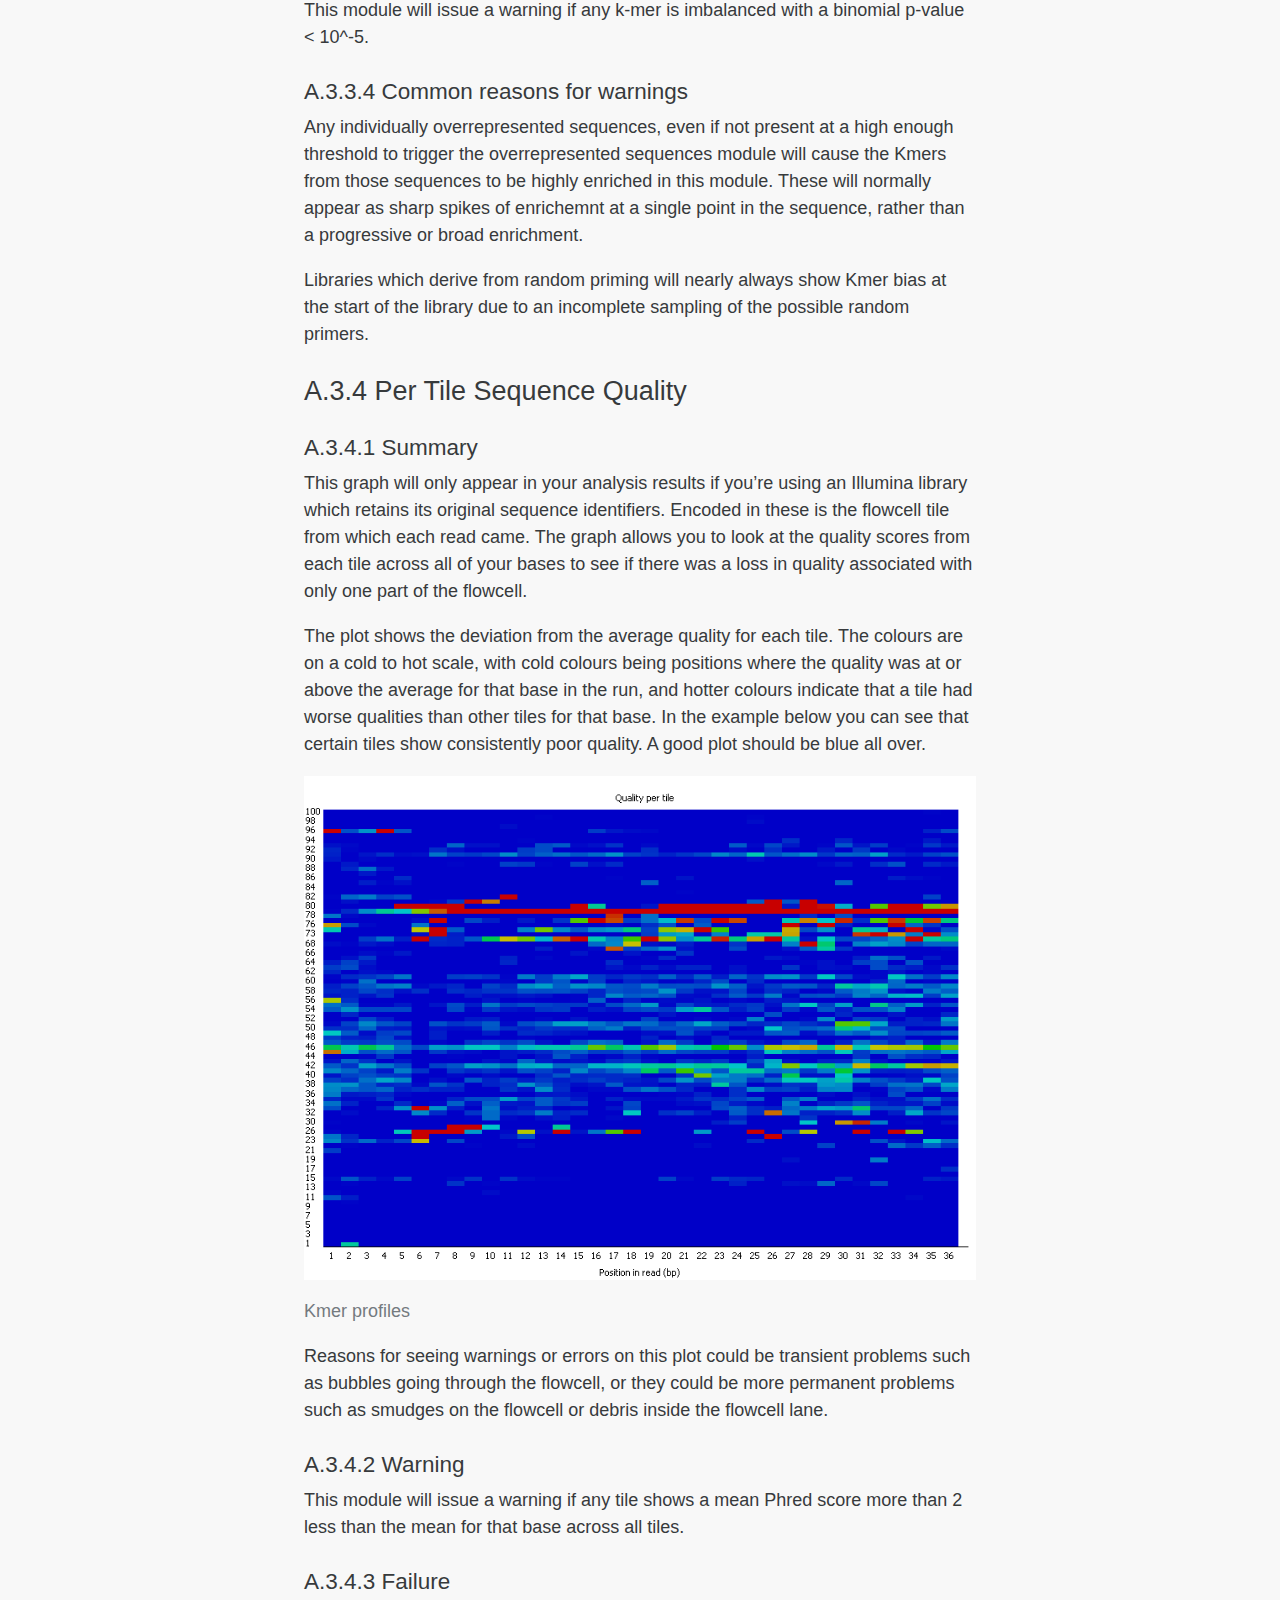
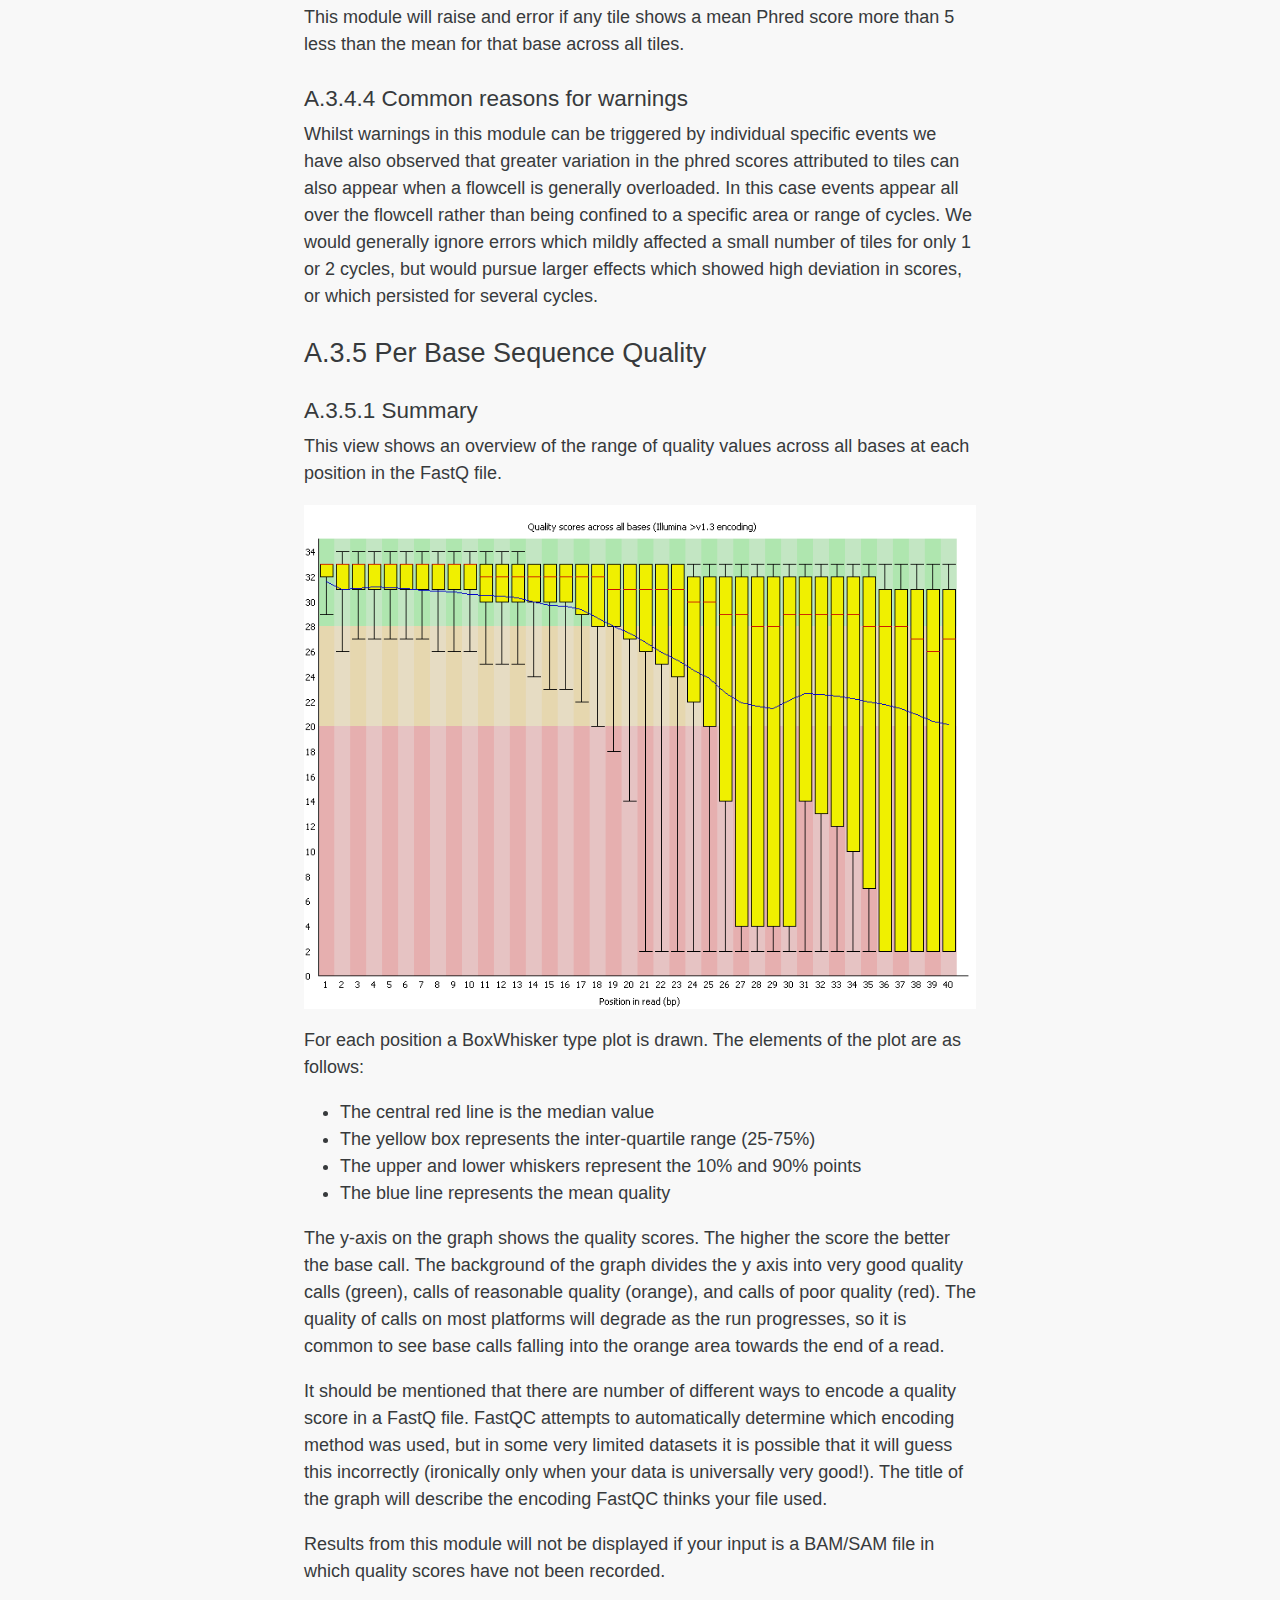
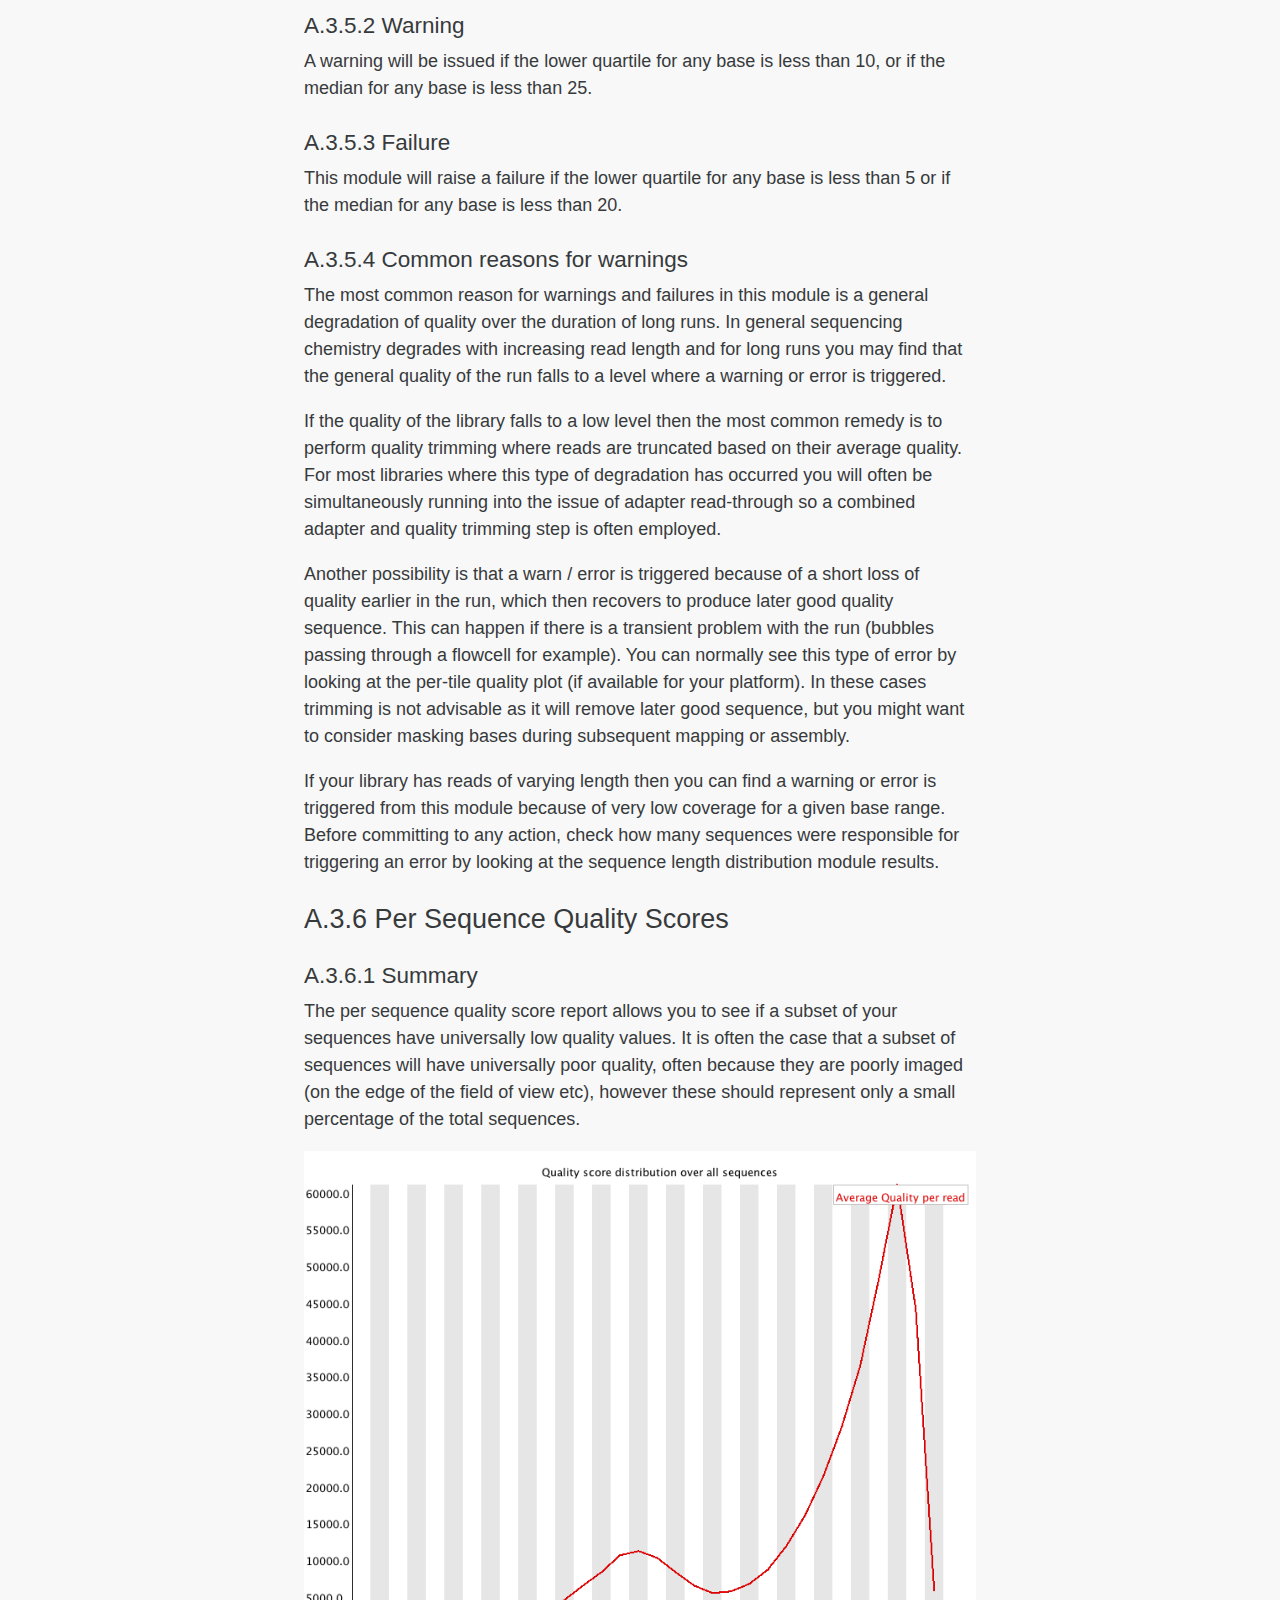
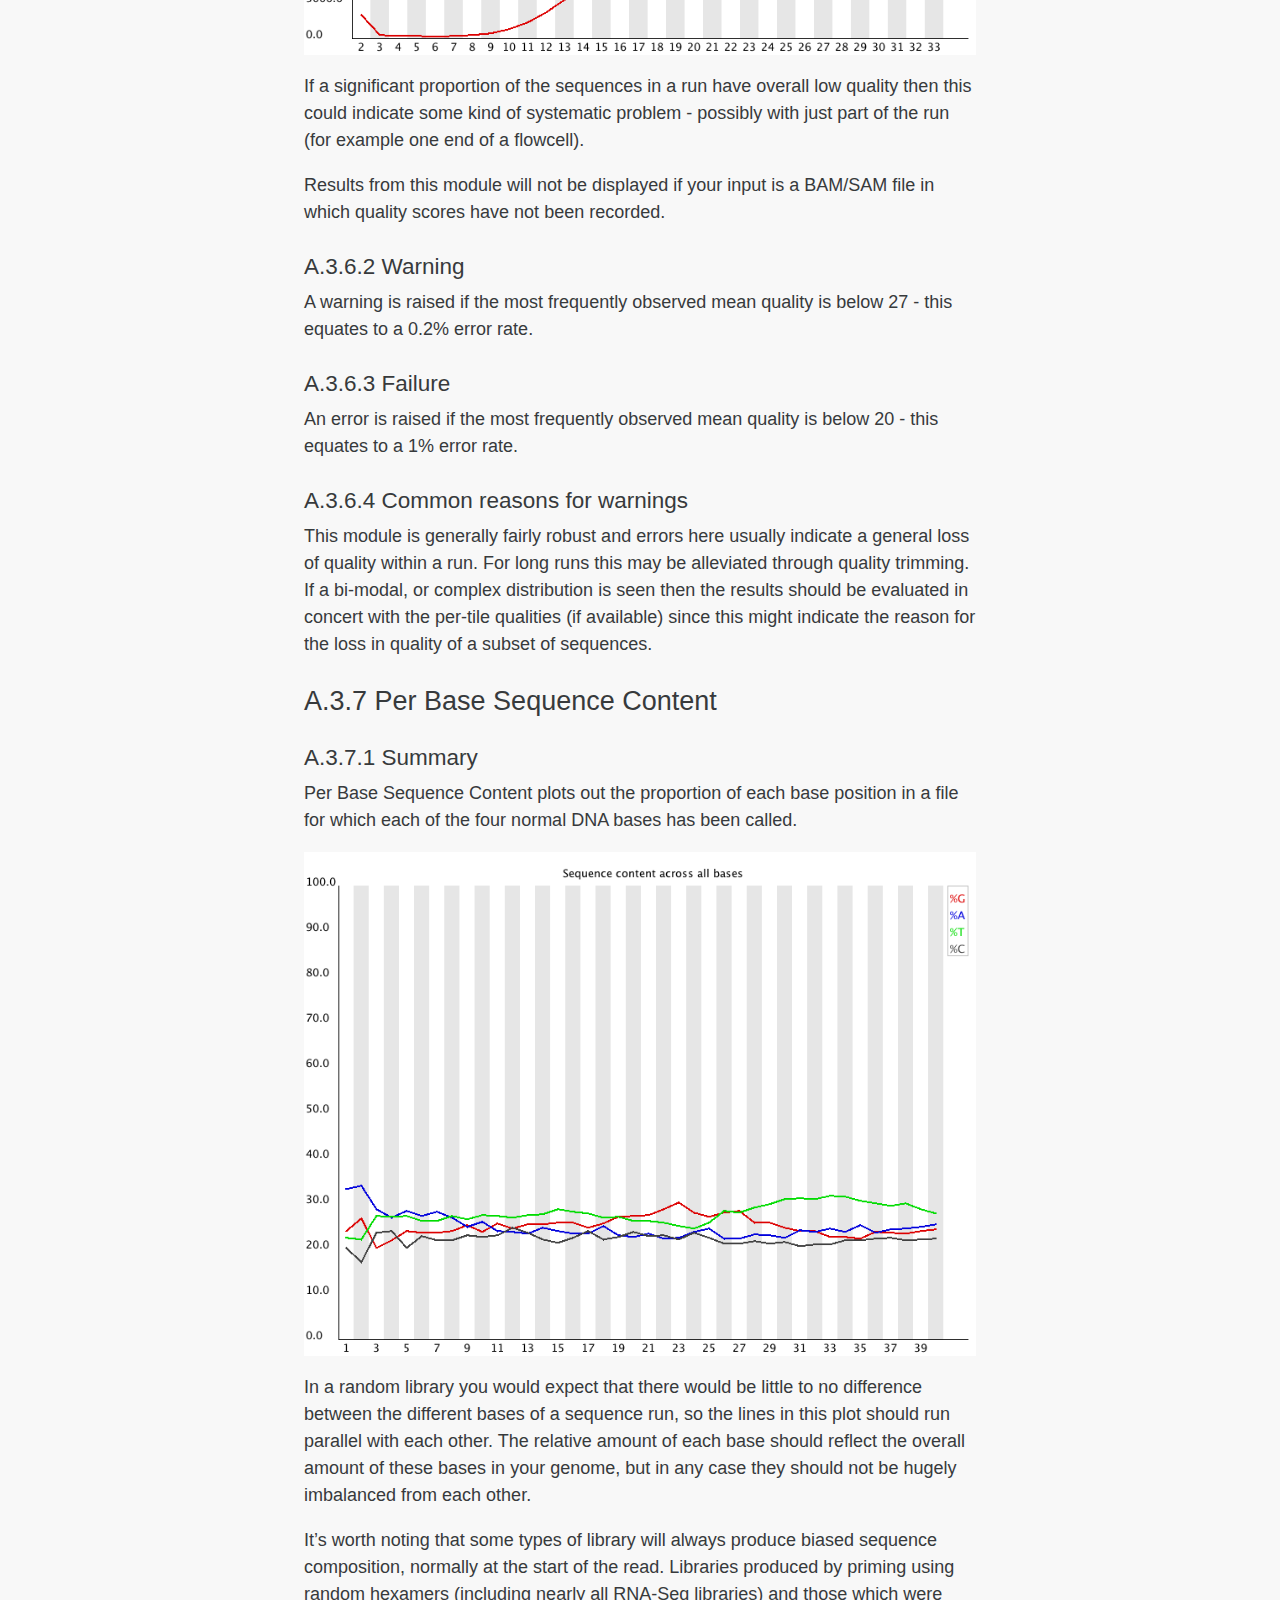
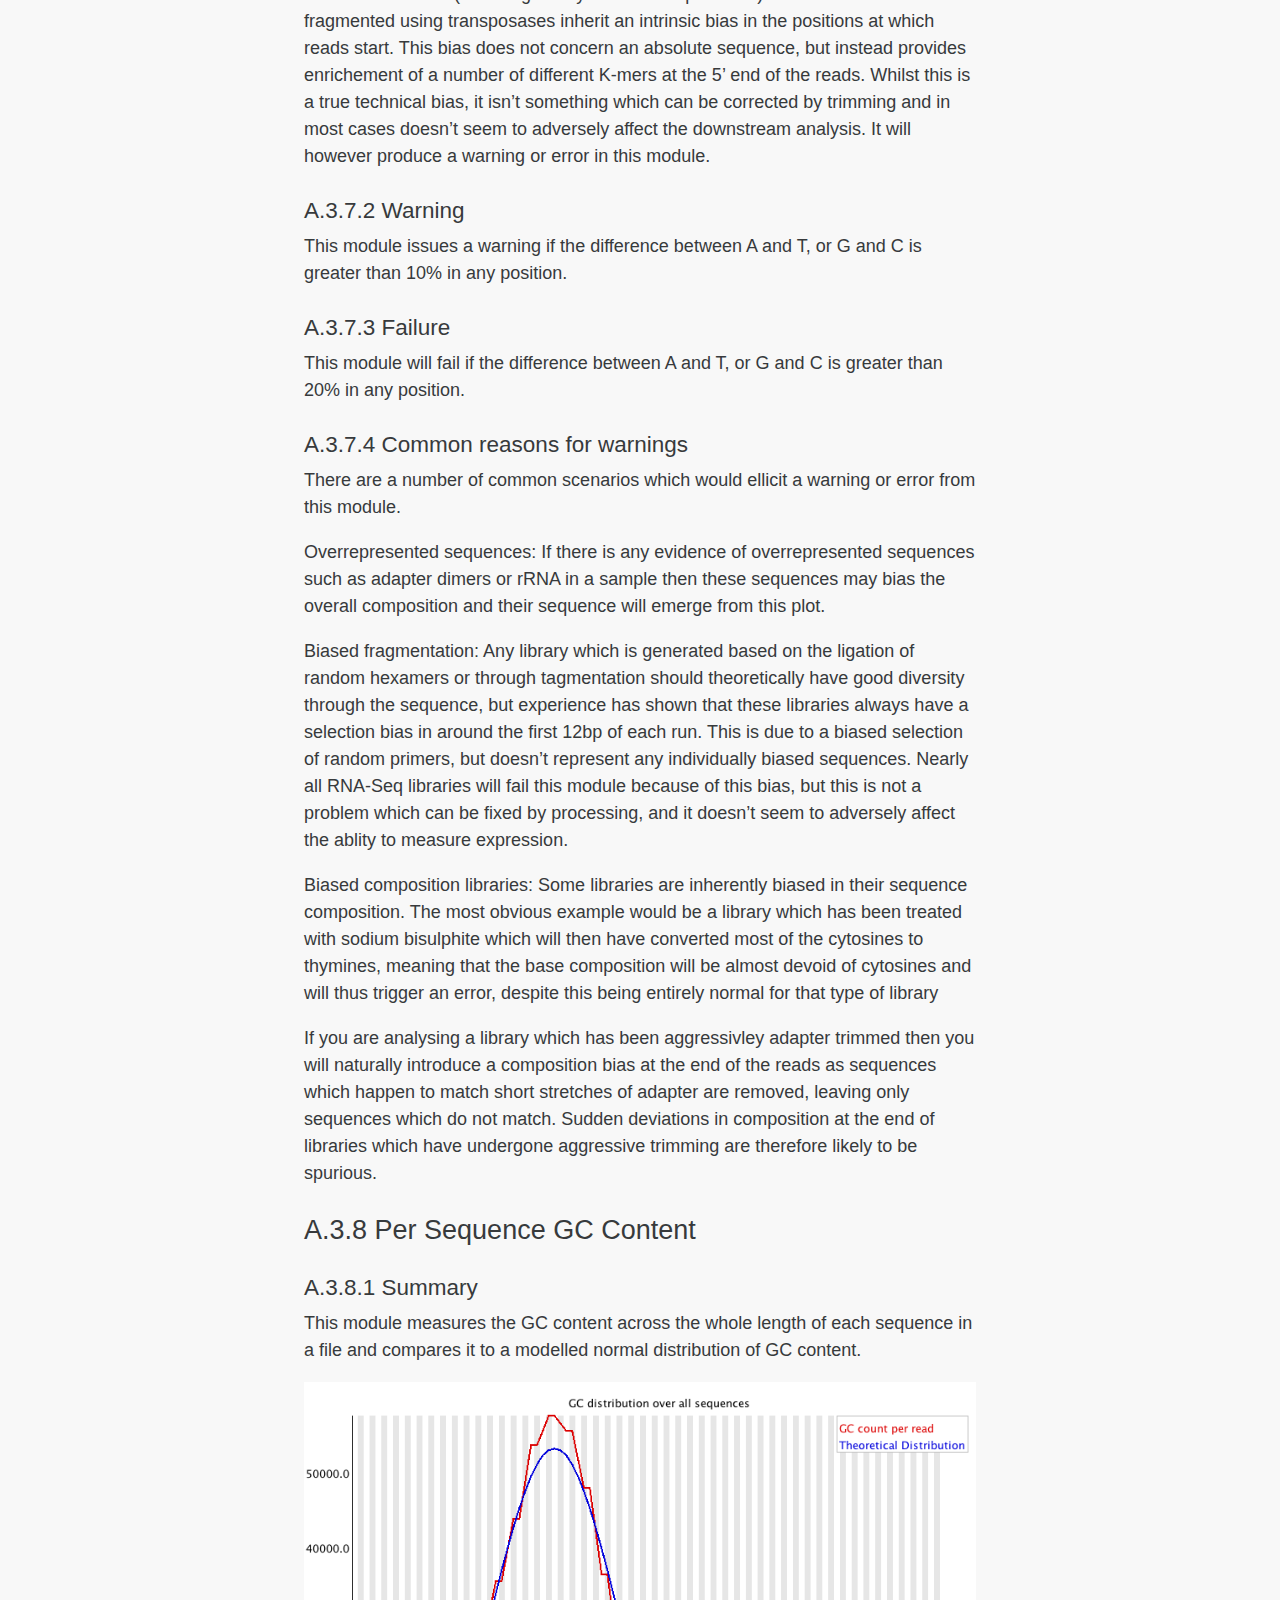
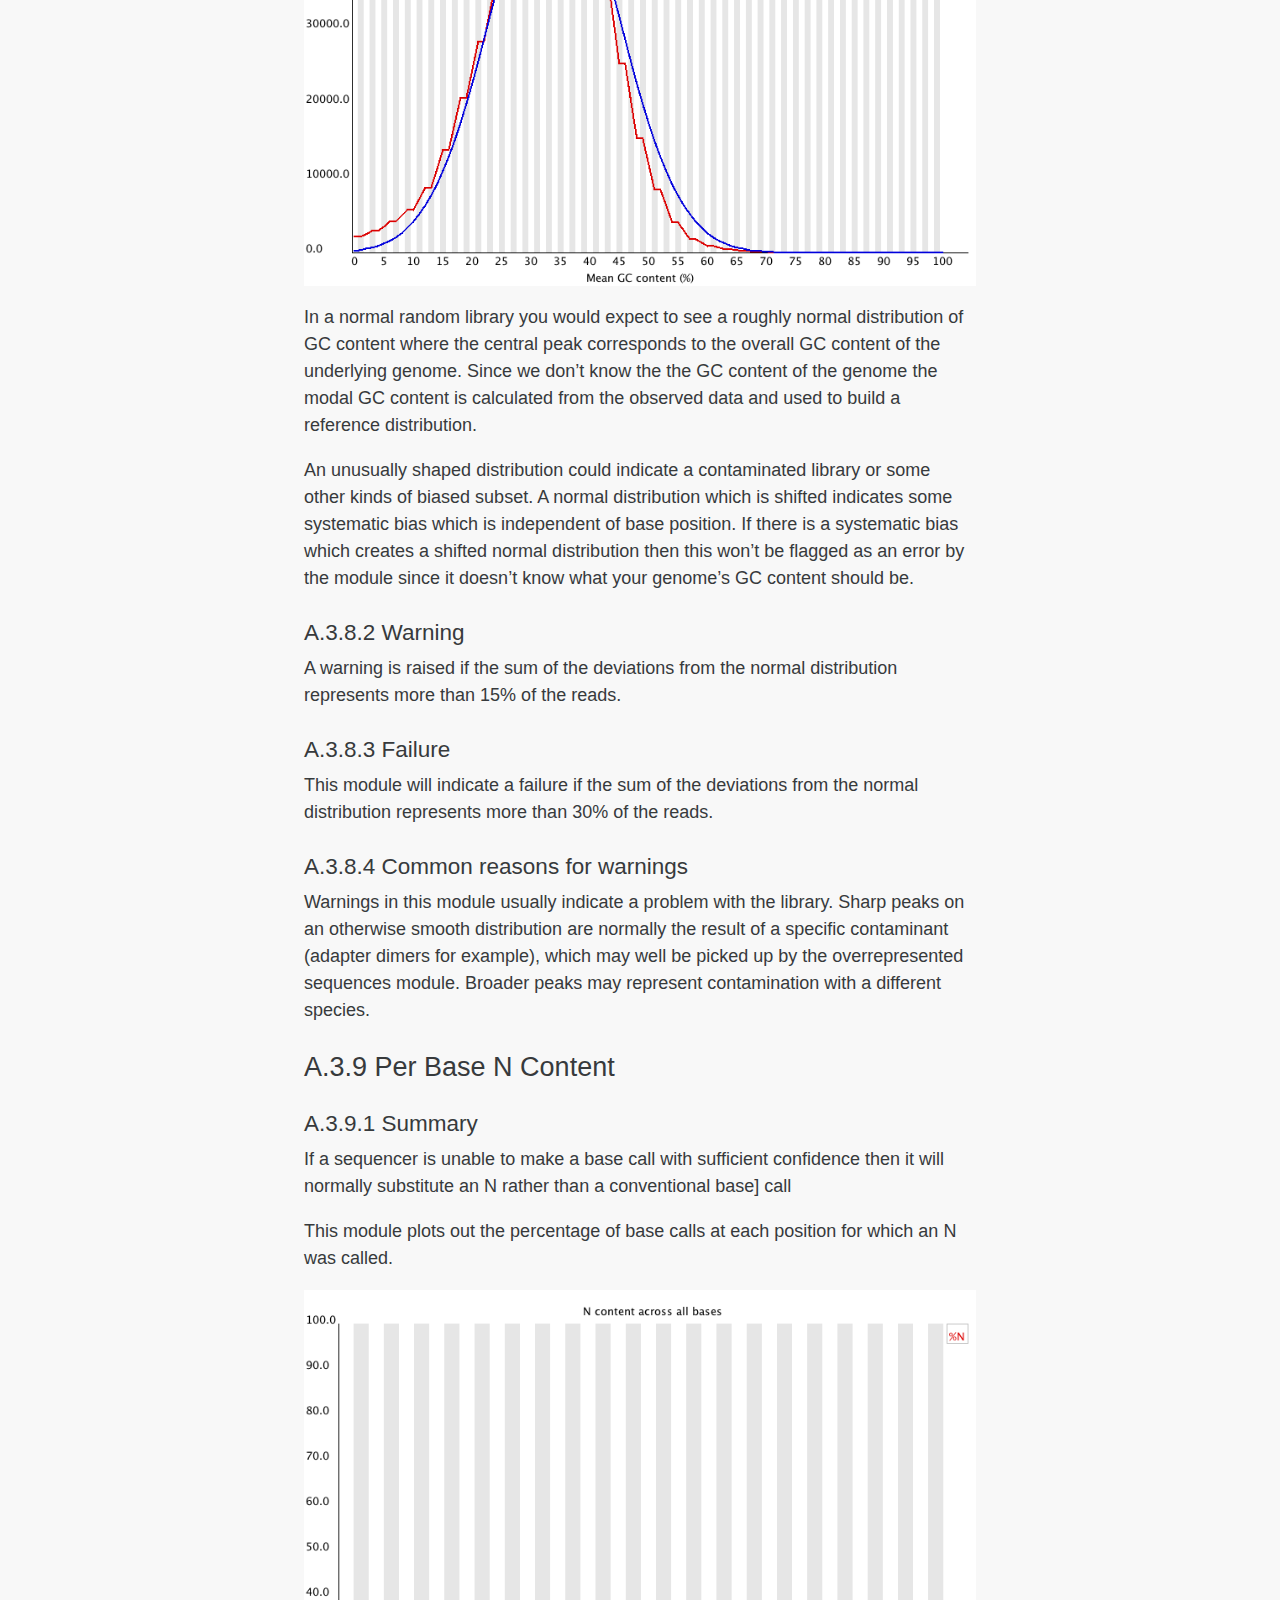
<file: docs/a-fastqc.html>
<!DOCTYPE html>
<html xmlns="http://www.w3.org/1999/xhtml" lang="es" xml:lang="es"><head>

<meta charset="utf-8">
<meta name="generator" content="quarto-1.3.253">

<meta name="viewport" content="width=device-width, initial-scale=1.0, user-scalable=yes">


<title>Ensamblaje y Anotación de Genomas Bacterianos - Apéndice A — FastQC help</title>
<style>
code{white-space: pre-wrap;}
span.smallcaps{font-variant: small-caps;}
div.columns{display: flex; gap: min(4vw, 1.5em);}
div.column{flex: auto; overflow-x: auto;}
div.hanging-indent{margin-left: 1.5em; text-indent: -1.5em;}
ul.task-list{list-style: none;}
ul.task-list li input[type="checkbox"] {
  width: 0.8em;
  margin: 0 0.8em 0.2em -1em; /* quarto-specific, see https://github.com/quarto-dev/quarto-cli/issues/4556 */ 
  vertical-align: middle;
}
</style>


<script src="site_libs/quarto-nav/quarto-nav.js"></script>
<script src="site_libs/quarto-nav/headroom.min.js"></script>
<script src="site_libs/clipboard/clipboard.min.js"></script>
<script src="site_libs/quarto-search/autocomplete.umd.js"></script>
<script src="site_libs/quarto-search/fuse.min.js"></script>
<script src="site_libs/quarto-search/quarto-search.js"></script>
<meta name="quarto:offset" content="./">
<link href="./references.html" rel="prev">
<link href="./assets/images/book.svg" rel="icon" type="image/svg+xml">
<script src="site_libs/quarto-html/quarto.js"></script>
<script src="site_libs/quarto-html/popper.min.js"></script>
<script src="site_libs/quarto-html/tippy.umd.min.js"></script>
<script src="site_libs/quarto-html/anchor.min.js"></script>
<link href="site_libs/quarto-html/tippy.css" rel="stylesheet">
<link href="site_libs/quarto-html/quarto-syntax-highlighting.css" rel="stylesheet" class="quarto-color-scheme" id="quarto-text-highlighting-styles">
<link href="site_libs/quarto-html/quarto-syntax-highlighting-dark.css" rel="prefetch" class="quarto-color-scheme quarto-color-alternate" id="quarto-text-highlighting-styles">
<script src="site_libs/bootstrap/bootstrap.min.js"></script>
<link href="site_libs/bootstrap/bootstrap-icons.css" rel="stylesheet">
<link href="site_libs/bootstrap/bootstrap.min.css" rel="stylesheet" class="quarto-color-scheme" id="quarto-bootstrap" data-mode="light">
<link href="site_libs/bootstrap/bootstrap-dark.min.css" rel="prefetch" class="quarto-color-scheme quarto-color-alternate" id="quarto-bootstrap" data-mode="dark">
<script id="quarto-search-options" type="application/json">{
  "location": "sidebar",
  "copy-button": false,
  "collapse-after": 3,
  "panel-placement": "start",
  "type": "textbox",
  "limit": 20,
  "language": {
    "search-no-results-text": "Sin resultados",
    "search-matching-documents-text": "documentos encontrados",
    "search-copy-link-title": "Copiar el enlace en la búsqueda",
    "search-hide-matches-text": "Ocultar resultados adicionales",
    "search-more-match-text": "resultado adicional en este documento",
    "search-more-matches-text": "resultados adicionales en este documento",
    "search-clear-button-title": "Borrar",
    "search-detached-cancel-button-title": "Cancelar",
    "search-submit-button-title": "Enviar"
  }
}</script>


</head>

<body class="nav-sidebar floating">

<div id="quarto-search-results"></div>
  <header id="quarto-header" class="headroom fixed-top">
  <nav class="quarto-secondary-nav">
    <div class="container-fluid d-flex">
      <button type="button" class="quarto-btn-toggle btn" data-bs-toggle="collapse" data-bs-target="#quarto-sidebar,#quarto-sidebar-glass" aria-controls="quarto-sidebar" aria-expanded="false" aria-label="Alternar barra lateral" onclick="if (window.quartoToggleHeadroom) { window.quartoToggleHeadroom(); }">
        <i class="bi bi-layout-text-sidebar-reverse"></i>
      </button>
      <nav class="quarto-page-breadcrumbs" aria-label="breadcrumb"><ol class="breadcrumb"><li class="breadcrumb-item"><a href="./a-fastqc.html">Apéndices</a></li><li class="breadcrumb-item"><a href="./a-fastqc.html"><span class="chapter-number">A</span>&nbsp; <span class="chapter-title">FastQC help</span></a></li></ol></nav>
      <a class="flex-grow-1" role="button" data-bs-toggle="collapse" data-bs-target="#quarto-sidebar,#quarto-sidebar-glass" aria-controls="quarto-sidebar" aria-expanded="false" aria-label="Alternar barra lateral" onclick="if (window.quartoToggleHeadroom) { window.quartoToggleHeadroom(); }">      
      </a>
      <button type="button" class="btn quarto-search-button" aria-label="Buscar" onclick="window.quartoOpenSearch();">
        <i class="bi bi-search"></i>
      </button>
    </div>
  </nav>
</header>
<!-- content -->
<div id="quarto-content" class="quarto-container page-columns page-rows-contents page-layout-article">
<!-- sidebar -->
  <nav id="quarto-sidebar" class="sidebar collapse collapse-horizontal sidebar-navigation floating overflow-auto">
    <div class="pt-lg-2 mt-2 text-left sidebar-header">
    <div class="sidebar-title mb-0 py-0">
      <a href="./">Ensamblaje y Anotación de Genomas Bacterianos</a> 
        <div class="sidebar-tools-main tools-wide">
    <a href="https://github.com/hspitia/bact-genome-assembly" title="" class="quarto-navigation-tool px-1" aria-label=""><i class="bi bi-github"></i></a>
    <div class="dropdown">
      <a href="" title="Share" id="quarto-navigation-tool-dropdown-0" class="quarto-navigation-tool dropdown-toggle px-1" data-bs-toggle="dropdown" aria-expanded="false" aria-label="Share"><i class="bi bi-share"></i></a>
      <ul class="dropdown-menu" aria-labelledby="quarto-navigation-tool-dropdown-0">
          <li>
            <a class="dropdown-item sidebar-tools-main-item" href="https://twitter.com/intent/tweet?url=|url|">
              <i class="bi bi-bi-twitter pe-1"></i>
            Twitter
            </a>
          </li>
          <li>
            <a class="dropdown-item sidebar-tools-main-item" href="https://www.facebook.com/sharer/sharer.php?u=|url|">
              <i class="bi bi-bi-facebook pe-1"></i>
            Facebook
            </a>
          </li>
          <li>
            <a class="dropdown-item sidebar-tools-main-item" href="https://www.linkedin.com/sharing/share-offsite/?url=|url|">
              <i class="bi bi-bi-linkedin pe-1"></i>
            LinkedIn
            </a>
          </li>
      </ul>
    </div>
  <a href="" class="quarto-color-scheme-toggle quarto-navigation-tool  px-1" onclick="window.quartoToggleColorScheme(); return false;" title="Alternar modo oscuro"><i class="bi"></i></a>
</div>
    </div>
      </div>
        <div class="mt-2 flex-shrink-0 align-items-center">
        <div class="sidebar-search">
        <div id="quarto-search" class="" title="Buscar"></div>
        </div>
        </div>
    <div class="sidebar-menu-container"> 
    <ul class="list-unstyled mt-1">
        <li class="sidebar-item">
  <div class="sidebar-item-container"> 
  <a href="./index.html" class="sidebar-item-text sidebar-link">
 <span class="menu-text">Bienvenid@</span></a>
  </div>
</li>
        <li class="sidebar-item">
  <div class="sidebar-item-container"> 
  <a href="./setup.html" class="sidebar-item-text sidebar-link">
 <span class="menu-text"><span class="chapter-number">1</span>&nbsp; <span class="chapter-title">Preparación del entorno de trabajo</span></span></a>
  </div>
</li>
        <li class="sidebar-item">
  <div class="sidebar-item-container"> 
  <a href="./data.html" class="sidebar-item-text sidebar-link">
 <span class="menu-text"><span class="chapter-number">2</span>&nbsp; <span class="chapter-title">Obtención de datos</span></span></a>
  </div>
</li>
        <li class="sidebar-item">
  <div class="sidebar-item-container"> 
  <a href="./data_qual.html" class="sidebar-item-text sidebar-link">
 <span class="menu-text"><span class="chapter-number">3</span>&nbsp; <span class="chapter-title">Control de calidad y limpieza de datos</span></span></a>
  </div>
</li>
        <li class="sidebar-item">
  <div class="sidebar-item-container"> 
  <a href="./assembly.html" class="sidebar-item-text sidebar-link">
 <span class="menu-text"><span class="chapter-number">4</span>&nbsp; <span class="chapter-title">Ensamblaje</span></span></a>
  </div>
</li>
        <li class="sidebar-item">
  <div class="sidebar-item-container"> 
  <a href="./assembly_qual.html" class="sidebar-item-text sidebar-link">
 <span class="menu-text"><span class="chapter-number">5</span>&nbsp; <span class="chapter-title">Control de calidad de ensamblajes</span></span></a>
  </div>
</li>
        <li class="sidebar-item">
  <div class="sidebar-item-container"> 
  <a href="./references.html" class="sidebar-item-text sidebar-link">
 <span class="menu-text">Bibliografía</span></a>
  </div>
</li>
        <li class="sidebar-item sidebar-item-section">
      <div class="sidebar-item-container"> 
            <a class="sidebar-item-text sidebar-link text-start" data-bs-toggle="collapse" data-bs-target="#quarto-sidebar-section-1" aria-expanded="true">
 <span class="menu-text">Apéndices</span></a>
          <a class="sidebar-item-toggle text-start" data-bs-toggle="collapse" data-bs-target="#quarto-sidebar-section-1" aria-expanded="true" aria-label="Alternar sección">
            <i class="bi bi-chevron-right ms-2"></i>
          </a> 
      </div>
      <ul id="quarto-sidebar-section-1" class="collapse list-unstyled sidebar-section depth1 show">  
          <li class="sidebar-item">
  <div class="sidebar-item-container"> 
  <a href="./a-fastqc.html" class="sidebar-item-text sidebar-link active">
 <span class="menu-text"><span class="chapter-number">A</span>&nbsp; <span class="chapter-title">FastQC help</span></span></a>
  </div>
</li>
      </ul>
  </li>
    </ul>
    </div>
</nav>
<div id="quarto-sidebar-glass" data-bs-toggle="collapse" data-bs-target="#quarto-sidebar,#quarto-sidebar-glass"></div>
<!-- margin-sidebar -->
    <div id="quarto-margin-sidebar" class="sidebar margin-sidebar">
        <nav id="TOC" role="doc-toc" class="toc-active">
    <h2 id="toc-title">Tabla de contenidos</h2>
   
  <ul>
  <li><a href="#introduction" id="toc-introduction" class="nav-link active" data-scroll-target="#introduction"><span class="header-section-number">A.1</span> Introduction</a>
  <ul class="collapse">
  <li><a href="#what-is-fastqc" id="toc-what-is-fastqc" class="nav-link" data-scroll-target="#what-is-fastqc"><span class="header-section-number">A.1.1</span> What is FastQC</a></li>
  </ul></li>
  <li><a href="#basic-operations" id="toc-basic-operations" class="nav-link" data-scroll-target="#basic-operations"><span class="header-section-number">A.2</span> Basic Operations</a>
  <ul class="collapse">
  <li><a href="#opening-a-sequence-file" id="toc-opening-a-sequence-file" class="nav-link" data-scroll-target="#opening-a-sequence-file"><span class="header-section-number">A.2.1</span> Opening a Sequence file</a></li>
  <li><a href="#evaluating-results" id="toc-evaluating-results" class="nav-link" data-scroll-target="#evaluating-results"><span class="header-section-number">A.2.2</span> Evaluating Results</a></li>
  <li><a href="#saving-a-report" id="toc-saving-a-report" class="nav-link" data-scroll-target="#saving-a-report"><span class="header-section-number">A.2.3</span> Saving a Report</a></li>
  </ul></li>
  <li><a href="#analysis-modules" id="toc-analysis-modules" class="nav-link" data-scroll-target="#analysis-modules"><span class="header-section-number">A.3</span> Analysis Modules</a>
  <ul class="collapse">
  <li><a href="#basic-statistics" id="toc-basic-statistics" class="nav-link" data-scroll-target="#basic-statistics"><span class="header-section-number">A.3.1</span> Basic Statistics</a></li>
  <li><a href="#adapter-content" id="toc-adapter-content" class="nav-link" data-scroll-target="#adapter-content"><span class="header-section-number">A.3.2</span> Adapter Content</a></li>
  <li><a href="#kmer-content" id="toc-kmer-content" class="nav-link" data-scroll-target="#kmer-content"><span class="header-section-number">A.3.3</span> Kmer Content</a></li>
  <li><a href="#per-tile-sequence-quality" id="toc-per-tile-sequence-quality" class="nav-link" data-scroll-target="#per-tile-sequence-quality"><span class="header-section-number">A.3.4</span> Per Tile Sequence Quality</a></li>
  <li><a href="#sec-perbase-seq-qual" id="toc-sec-perbase-seq-qual" class="nav-link" data-scroll-target="#sec-perbase-seq-qual"><span class="header-section-number">A.3.5</span> Per Base Sequence Quality</a></li>
  <li><a href="#per-sequence-quality-scores" id="toc-per-sequence-quality-scores" class="nav-link" data-scroll-target="#per-sequence-quality-scores"><span class="header-section-number">A.3.6</span> Per Sequence Quality Scores</a></li>
  <li><a href="#per-base-sequence-content" id="toc-per-base-sequence-content" class="nav-link" data-scroll-target="#per-base-sequence-content"><span class="header-section-number">A.3.7</span> Per Base Sequence Content</a></li>
  <li><a href="#per-sequence-gc-content" id="toc-per-sequence-gc-content" class="nav-link" data-scroll-target="#per-sequence-gc-content"><span class="header-section-number">A.3.8</span> Per Sequence GC Content</a></li>
  <li><a href="#per-base-n-content" id="toc-per-base-n-content" class="nav-link" data-scroll-target="#per-base-n-content"><span class="header-section-number">A.3.9</span> Per Base N Content</a></li>
  <li><a href="#sequence-length-distribution" id="toc-sequence-length-distribution" class="nav-link" data-scroll-target="#sequence-length-distribution"><span class="header-section-number">A.3.10</span> Sequence Length Distribution</a></li>
  <li><a href="#duplicate-sequences" id="toc-duplicate-sequences" class="nav-link" data-scroll-target="#duplicate-sequences"><span class="header-section-number">A.3.11</span> Duplicate Sequences</a></li>
  <li><a href="#overrepresented-sequences" id="toc-overrepresented-sequences" class="nav-link" data-scroll-target="#overrepresented-sequences"><span class="header-section-number">A.3.12</span> Overrepresented Sequences</a></li>
  </ul></li>
  </ul>
</nav>
    <div class="quarto-margin-footer"><div class="margin-footer-item">
<div class="margin-logo">
<div id="margin-cild" class="margin-child">
<p><a href="https://scienti.minciencias.gov.co/gruplac/jsp/visualiza/visualizagr.jsp?nro=00000000008168">Grupo de Investigación<br>Salud Pública</a></p>
</div>
</div>
</div></div></div>
<!-- main -->
<main class="content" id="quarto-document-content">

<header id="title-block-header" class="quarto-title-block default">
<div class="quarto-title">
<h1 class="title"><span id="sec-a-fastqc-help" class="quarto-section-identifier">Apéndice A — FastQC help</span></h1>
</div>



<div class="quarto-title-meta">

    
  
    
  </div>
  

</header>

<div class="callout callout-style-default callout-note callout-titled">
<div class="callout-header d-flex align-content-center">
<div class="callout-icon-container">
<i class="callout-icon"></i>
</div>
<div class="callout-title-container flex-fill">
Nota
</div>
</div>
<div class="callout-body-container callout-body">
<p>Esta es una copia de la ayuda de FastQC (en inglés) disponible en <a href="https://www.bioinformatics.babraham.ac.uk/projects/fastqc/Help/" class="uri">https://www.bioinformatics.babraham.ac.uk/projects/fastqc/Help/</a></p>
</div>
</div>
<section id="introduction" class="level2" data-number="A.1">
<h2 data-number="A.1" class="anchored" data-anchor-id="introduction"><span class="header-section-number">A.1</span> Introduction</h2>
<section id="what-is-fastqc" class="level3" data-number="A.1.1">
<h3 data-number="A.1.1" class="anchored" data-anchor-id="what-is-fastqc"><span class="header-section-number">A.1.1</span> What is FastQC</h3>
<p>Modern high throughput sequencers can generate hundreds of millions of sequences in a single run. Before analysing this sequence to draw biological conclusions you should always perform some simple quality control checks to ensure that the raw data looks good and there are no problems or biases in your data which may affect how you can usefully use it.</p>
<p>Most sequencers will generate a QC report as part of their analysis pipeline, but this is usually only focused on identifying problems which were generated by the sequencer itself. FastQC aims to provide a QC report which can spot problems which originate either in the sequencer or in the starting library material.</p>
<p>FastQC can be run in one of two modes. It can either run as a stand alone interactive application for the immediate analysis of small numbers of FastQ files, or it can be run in a non-interactive mode where it would be suitable for integrating into a larger analysis pipeline for the systematic processing of large numbers of files.</p>
</section>
</section>
<section id="basic-operations" class="level2" data-number="A.2">
<h2 data-number="A.2" class="anchored" data-anchor-id="basic-operations"><span class="header-section-number">A.2</span> Basic Operations</h2>
<section id="opening-a-sequence-file" class="level3" data-number="A.2.1">
<h3 data-number="A.2.1" class="anchored" data-anchor-id="opening-a-sequence-file"><span class="header-section-number">A.2.1</span> Opening a Sequence file</h3>
<p>To open one or more Sequence files interactively simply run the program and select File &gt; Open. You can then select the files you want to analyse.</p>
<p>Newly opened files will immediately appear in the set of tabs at the top of the screen. Because of the size of these files it can take a couple of minutes to open them. FastQC operates a queueing system where only one file is opened at a time, and new files will wait until existing files have been processed.</p>
<p>FastQC supports files in the following formats</p>
<ul>
<li>FastQ (all quality encoding variants)</li>
<li>Casava FastQ files<a href="#fn1" class="footnote-ref" id="fnref1" role="doc-noteref"><sup>1</sup></a></li>
<li>Colorspace FastQ</li>
<li>GZip compressed FastQ</li>
<li>SAM</li>
<li>BAM</li>
<li>SAM/BAM Mapped only (normally used for colorspace data)</li>
</ul>
<p>By default FastQC will try to guess the file format from the name of the input file. Anything ending in .sam or .bam will be opened as a SAM/BAM file (using all sequences, mapped and unmapped) , and everything else will be treated as FastQ format. If you want to override this detection and specify the file format manually then you can use the drop down file filter in the file chooser to select the type of file you’re going to load. You need to use the drop down selector to make the program use the Mapped BAM or Casava file modes as these won’t be selected automatically.</p>
</section>
<section id="evaluating-results" class="level3" data-number="A.2.2">
<h3 data-number="A.2.2" class="anchored" data-anchor-id="evaluating-results"><span class="header-section-number">A.2.2</span> Evaluating Results</h3>
<p>The analysis in FastQC is performed by a series of analysis modules. The left hand side of the main interactive display or the top of the HTML report show a summary of the modules which were run, and a quick evaluation of whether the results of the module seem entirely normal (green tick), slightly abnormal (orange triangle) or very unusual (red cross).</p>
<p>It is important to stress that although the analysis results appear to give a pass/fail result, these evaluations must be taken in the context of what you expect from your library. A ‘normal’ sample as far as FastQC is concerned is random and diverse. Some experiments may be expected to produce libraries which are biased in particular ways. You should treat the summary evaluations therefore as pointers to where you should concentrate your attention and understand why your library may not look random and diverse.</p>
<p>Specific guidance on how to interpret the output of each module can be found in the modules section of the help.</p>
</section>
<section id="saving-a-report" class="level3" data-number="A.2.3">
<h3 data-number="A.2.3" class="anchored" data-anchor-id="saving-a-report"><span class="header-section-number">A.2.3</span> Saving a Report</h3>
<p>In addition to providing an interactive report FastQC also has the option to create an HTML version of this report for a more permanent record. This HTML report can also be generated directly by running FastQC in non-interactive mode.</p>
<p>To create a report simply select File &gt; Save Report from the main menu. By default a report will be created using the name of the fastq file with _fastqc.html appended to the end. The report will be created for whichever file tab was active when the menu option was selected.</p>
<p>The HTML file which is saved is a self-contained document with all of the graphs embedded into it, so you can distribute this single file. Alongside the HTML file is a zip file (with the same name as the HTML file, but with .zip added to the end). This file contains the graphs from the report as separate files but also contains data files which are designed to be easily parsed to allow for a more detailed and automated evauation of the raw data on which the QC report is built.</p>
</section>
</section>
<section id="analysis-modules" class="level2" data-number="A.3">
<h2 data-number="A.3" class="anchored" data-anchor-id="analysis-modules"><span class="header-section-number">A.3</span> Analysis Modules</h2>
<section id="basic-statistics" class="level3" data-number="A.3.1">
<h3 data-number="A.3.1" class="anchored" data-anchor-id="basic-statistics"><span class="header-section-number">A.3.1</span> Basic Statistics</h3>
<section id="summary" class="level4" data-number="A.3.1.1">
<h4 data-number="A.3.1.1" class="anchored" data-anchor-id="summary"><span class="header-section-number">A.3.1.1</span> Summary</h4>
<p>The Basic Statistics module generates some simple composition statistics for the file analysed.</p>
<ul>
<li>Filename: The original filename of the file which was analysed</li>
<li>File type: Says whether the file appeared to contain actual base calls or colorspace data which had to be converted to base calls</li>
<li>Encoding: Says which ASCII encoding of quality values was found in this file.</li>
<li>Total Sequences: A count of the total number of sequences processed. There are two values reported, actual and estimated. At the moment these will always be the same. In the future it may be possible to analyse just a subset of sequences and estimate the total number, to speed up the analysis, but since we have found that problematic sequences are not evenly distributed through a file we have disabled this for now.</li>
<li>Filtered Sequences: If running in Casava mode sequences flagged to be filtered will be removed from all analyses. The number of such sequences removed will be reported here. The total sequences count above will not include these filtered sequences and will the number of sequences actually used for the rest of the analysis.</li>
<li>Sequence Length: Provides the length of the shortest and longest sequence in the set. If all sequences are the same length only one value is reported.</li>
<li>%GC: The overall %GC of all bases in all sequences</li>
</ul>
</section>
<section id="warning" class="level4" data-number="A.3.1.2">
<h4 data-number="A.3.1.2" class="anchored" data-anchor-id="warning"><span class="header-section-number">A.3.1.2</span> Warning</h4>
<p>Basic Statistics never raises a warning.</p>
</section>
<section id="failure" class="level4" data-number="A.3.1.3">
<h4 data-number="A.3.1.3" class="anchored" data-anchor-id="failure"><span class="header-section-number">A.3.1.3</span> Failure</h4>
<p>Basic Statistics never raises an error.</p>
</section>
<section id="common-reasons-for-warnings" class="level4" data-number="A.3.1.4">
<h4 data-number="A.3.1.4" class="anchored" data-anchor-id="common-reasons-for-warnings"><span class="header-section-number">A.3.1.4</span> Common reasons for warnings</h4>
<p>This module never raises warnings or errors</p>
</section>
</section>
<section id="adapter-content" class="level3" data-number="A.3.2">
<h3 data-number="A.3.2" class="anchored" data-anchor-id="adapter-content"><span class="header-section-number">A.3.2</span> Adapter Content</h3>
<section id="summary-1" class="level4" data-number="A.3.2.1">
<h4 data-number="A.3.2.1" class="anchored" data-anchor-id="summary-1"><span class="header-section-number">A.3.2.1</span> Summary</h4>
<p>The Kmer Content module will do a generic analysis of all of the Kmers in your library to find those which do not have even coverage through the length of your reads. This can find a number of different sources of bias in the library which can include the presence of read-through adapter sequences building up on the end of your sequences.</p>
<p>You can however find that the presence of any overrepresented sequences in your library (such as adapter dimers) will cause the Kmer plot to be dominated by the Kmers these sequences contain, and that it’s not always easy to see if there are other biases present in which you might be interested.</p>
<p>One obvious class of sequences which you might want to analyse are adapter sequences. It is useful to know if your library contains a significant amount of adapter in order to be able to assess whether you need to adapter trim or not. Although the Kmer analysis can theoretically spot this kind of contamination it isn’t always clear. This module therefore does a specific search for a set of separately defined Kmers and will give you a view of the total proportion of your library which contain these Kmers. A results trace will always be generated for all of the sequences present in the adapter config file so you can see the adapter content of your library, even if it’s low.</p>
<p>The plot itself shows a cumulative percentage count of the proportion of your library which has seen each of the adapter sequences at each position. Once a sequence has been seen in a read it is counted as being present right through to the end of the read so the percentages you see will only increase as the read length goes on.</p>
<p>In addition to classic adapter sequences the default configuration also includes polyA and polyG as sequences to search for. PolyA can be useful to include when looking at RNA-Seq libraries. PolyG is present as a technical artefact in 2-colour illumina libraries where it is produced when the signal from the cluster disappears. Both of these sequences are generally trimmed from the 3’ end of sequences, and are therefore removed in a similar way to adapters, hence their inclusion in the default configuration. These sequences can be removed by editing the adapter_list.txt file in the Configuration directory.</p>
</section>
<section id="warning-1" class="level4" data-number="A.3.2.2">
<h4 data-number="A.3.2.2" class="anchored" data-anchor-id="warning-1"><span class="header-section-number">A.3.2.2</span> Warning</h4>
<p>This module will issue a warning if any sequence is present in more than 5% of all reads.</p>
</section>
<section id="failure-1" class="level4" data-number="A.3.2.3">
<h4 data-number="A.3.2.3" class="anchored" data-anchor-id="failure-1"><span class="header-section-number">A.3.2.3</span> Failure</h4>
<p>This module will issue a warning if any sequence is present in more than 10% of all reads.</p>
</section>
<section id="common-reasons-for-warnings-1" class="level4" data-number="A.3.2.4">
<h4 data-number="A.3.2.4" class="anchored" data-anchor-id="common-reasons-for-warnings-1"><span class="header-section-number">A.3.2.4</span> Common reasons for warnings</h4>
<p>Any library where a reasonable proportion of the insert sizes are shorter than the read length will trigger this module. This doesn’t indicate a problem as such - just that the sequences will need to be adapter trimmed before proceeding with any downstream analysis.</p>
</section>
</section>
<section id="kmer-content" class="level3" data-number="A.3.3">
<h3 data-number="A.3.3" class="anchored" data-anchor-id="kmer-content"><span class="header-section-number">A.3.3</span> Kmer Content</h3>
<section id="summary-2" class="level4" data-number="A.3.3.1">
<h4 data-number="A.3.3.1" class="anchored" data-anchor-id="summary-2"><span class="header-section-number">A.3.3.1</span> Summary</h4>
<p>The analysis of overrepresented sequences will spot an increase in any exactly duplicated sequences, but there are a different subset of problems where it will not work.</p>
<ul>
<li>If you have very long sequences with poor sequence quality then random sequencing errors will dramatically reduce the counts for exactly duplicated sequences.</li>
<li>If you have a partial sequence which is appearing at a variety of places within your sequence then this won’t be seen either by the per base content plot or the duplicate sequence analysis.</li>
</ul>
<p>The Kmer module starts from the assumption that any small fragment of sequence should not have a positional bias in its apearance within a diverse library. There may be biological reasons why certain Kmers are enriched or depleted overall, but these biases should affect all positions within a sequence equally. This module therefore measures the number of each 7-mer at each position in your library and then uses a binomial test to look for significant deviations from an even coverage at all positions. Any Kmers with positionally biased enrichment are reported. The top 6 most biased Kmer are additionally plotted to show their distribution.</p>
<div class="quarto-figure quarto-figure-center">
<figure class="figure">
<p><img src="assets/images/fastqc_help/kmer_profiles.png" class="img-fluid figure-img"></p>
<p></p><figcaption class="figure-caption">Kmer profiles</figcaption><p></p>
</figure>
</div>
<p>To allow this module to run in a reasonable time only 2% of the whole library is analysed and the results are extrapolated to the rest of the library. Sequences longer than 500bp are truncated to 500bp for this analysis.</p>
</section>
<section id="warning-2" class="level4" data-number="A.3.3.2">
<h4 data-number="A.3.3.2" class="anchored" data-anchor-id="warning-2"><span class="header-section-number">A.3.3.2</span> Warning</h4>
<p>This module will issue a warning if any k-mer is imbalanced with a binomial p-value &lt;0.01.</p>
</section>
<section id="failure-2" class="level4" data-number="A.3.3.3">
<h4 data-number="A.3.3.3" class="anchored" data-anchor-id="failure-2"><span class="header-section-number">A.3.3.3</span> Failure</h4>
<p>This module will issue a warning if any k-mer is imbalanced with a binomial p-value &lt; 10^-5.</p>
</section>
<section id="common-reasons-for-warnings-2" class="level4" data-number="A.3.3.4">
<h4 data-number="A.3.3.4" class="anchored" data-anchor-id="common-reasons-for-warnings-2"><span class="header-section-number">A.3.3.4</span> Common reasons for warnings</h4>
<p>Any individually overrepresented sequences, even if not present at a high enough threshold to trigger the overrepresented sequences module will cause the Kmers from those sequences to be highly enriched in this module. These will normally appear as sharp spikes of enrichemnt at a single point in the sequence, rather than a progressive or broad enrichment.</p>
<p>Libraries which derive from random priming will nearly always show Kmer bias at the start of the library due to an incomplete sampling of the possible random primers.</p>
</section>
</section>
<section id="per-tile-sequence-quality" class="level3" data-number="A.3.4">
<h3 data-number="A.3.4" class="anchored" data-anchor-id="per-tile-sequence-quality"><span class="header-section-number">A.3.4</span> Per Tile Sequence Quality</h3>
<section id="summary-3" class="level4" data-number="A.3.4.1">
<h4 data-number="A.3.4.1" class="anchored" data-anchor-id="summary-3"><span class="header-section-number">A.3.4.1</span> Summary</h4>
<p>This graph will only appear in your analysis results if you’re using an Illumina library which retains its original sequence identifiers. Encoded in these is the flowcell tile from which each read came. The graph allows you to look at the quality scores from each tile across all of your bases to see if there was a loss in quality associated with only one part of the flowcell.</p>
<p>The plot shows the deviation from the average quality for each tile. The colours are on a cold to hot scale, with cold colours being positions where the quality was at or above the average for that base in the run, and hotter colours indicate that a tile had worse qualities than other tiles for that base. In the example below you can see that certain tiles show consistently poor quality. A good plot should be blue all over.</p>
<div class="quarto-figure quarto-figure-center">
<figure class="figure">
<p><img src="assets/images/fastqc_help/per_tile_quality.png" class="img-fluid figure-img"></p>
<p></p><figcaption class="figure-caption">Kmer profiles</figcaption><p></p>
</figure>
</div>
<p>Reasons for seeing warnings or errors on this plot could be transient problems such as bubbles going through the flowcell, or they could be more permanent problems such as smudges on the flowcell or debris inside the flowcell lane.</p>
</section>
<section id="warning-3" class="level4" data-number="A.3.4.2">
<h4 data-number="A.3.4.2" class="anchored" data-anchor-id="warning-3"><span class="header-section-number">A.3.4.2</span> Warning</h4>
<p>This module will issue a warning if any tile shows a mean Phred score more than 2 less than the mean for that base across all tiles.</p>
</section>
<section id="failure-3" class="level4" data-number="A.3.4.3">
<h4 data-number="A.3.4.3" class="anchored" data-anchor-id="failure-3"><span class="header-section-number">A.3.4.3</span> Failure</h4>
<p>This module will raise and error if any tile shows a mean Phred score more than 5 less than the mean for that base across all tiles.</p>
</section>
<section id="common-reasons-for-warnings-3" class="level4" data-number="A.3.4.4">
<h4 data-number="A.3.4.4" class="anchored" data-anchor-id="common-reasons-for-warnings-3"><span class="header-section-number">A.3.4.4</span> Common reasons for warnings</h4>
<p>Whilst warnings in this module can be triggered by individual specific events we have also observed that greater variation in the phred scores attributed to tiles can also appear when a flowcell is generally overloaded. In this case events appear all over the flowcell rather than being confined to a specific area or range of cycles. We would generally ignore errors which mildly affected a small number of tiles for only 1 or 2 cycles, but would pursue larger effects which showed high deviation in scores, or which persisted for several cycles.</p>
</section>
</section>
<section id="sec-perbase-seq-qual" class="level3" data-number="A.3.5">
<h3 data-number="A.3.5" class="anchored" data-anchor-id="sec-perbase-seq-qual"><span class="header-section-number">A.3.5</span> Per Base Sequence Quality</h3>
<section id="summary-4" class="level4" data-number="A.3.5.1">
<h4 data-number="A.3.5.1" class="anchored" data-anchor-id="summary-4"><span class="header-section-number">A.3.5.1</span> Summary</h4>
<p>This view shows an overview of the range of quality values across all bases at each position in the FastQ file.</p>
<p><img src="assets/images/fastqc_help/per_base_quality.png" class="img-fluid"></p>
<p>For each position a BoxWhisker type plot is drawn. The elements of the plot are as follows:</p>
<ul>
<li>The central red line is the median value</li>
<li>The yellow box represents the inter-quartile range (25-75%)</li>
<li>The upper and lower whiskers represent the 10% and 90% points</li>
<li>The blue line represents the mean quality</li>
</ul>
<p>The y-axis on the graph shows the quality scores. The higher the score the better the base call. The background of the graph divides the y axis into very good quality calls (green), calls of reasonable quality (orange), and calls of poor quality (red). The quality of calls on most platforms will degrade as the run progresses, so it is common to see base calls falling into the orange area towards the end of a read.</p>
<p>It should be mentioned that there are number of different ways to encode a quality score in a FastQ file. FastQC attempts to automatically determine which encoding method was used, but in some very limited datasets it is possible that it will guess this incorrectly (ironically only when your data is universally very good!). The title of the graph will describe the encoding FastQC thinks your file used.</p>
<p>Results from this module will not be displayed if your input is a BAM/SAM file in which quality scores have not been recorded.</p>
</section>
<section id="warning-4" class="level4" data-number="A.3.5.2">
<h4 data-number="A.3.5.2" class="anchored" data-anchor-id="warning-4"><span class="header-section-number">A.3.5.2</span> Warning</h4>
<p>A warning will be issued if the lower quartile for any base is less than 10, or if the median for any base is less than 25.</p>
</section>
<section id="failure-4" class="level4" data-number="A.3.5.3">
<h4 data-number="A.3.5.3" class="anchored" data-anchor-id="failure-4"><span class="header-section-number">A.3.5.3</span> Failure</h4>
<p>This module will raise a failure if the lower quartile for any base is less than 5 or if the median for any base is less than 20.</p>
</section>
<section id="common-reasons-for-warnings-4" class="level4" data-number="A.3.5.4">
<h4 data-number="A.3.5.4" class="anchored" data-anchor-id="common-reasons-for-warnings-4"><span class="header-section-number">A.3.5.4</span> Common reasons for warnings</h4>
<p>The most common reason for warnings and failures in this module is a general degradation of quality over the duration of long runs. In general sequencing chemistry degrades with increasing read length and for long runs you may find that the general quality of the run falls to a level where a warning or error is triggered.</p>
<p>If the quality of the library falls to a low level then the most common remedy is to perform quality trimming where reads are truncated based on their average quality. For most libraries where this type of degradation has occurred you will often be simultaneously running into the issue of adapter read-through so a combined adapter and quality trimming step is often employed.</p>
<p>Another possibility is that a warn / error is triggered because of a short loss of quality earlier in the run, which then recovers to produce later good quality sequence. This can happen if there is a transient problem with the run (bubbles passing through a flowcell for example). You can normally see this type of error by looking at the per-tile quality plot (if available for your platform). In these cases trimming is not advisable as it will remove later good sequence, but you might want to consider masking bases during subsequent mapping or assembly.</p>
<p>If your library has reads of varying length then you can find a warning or error is triggered from this module because of very low coverage for a given base range. Before committing to any action, check how many sequences were responsible for triggering an error by looking at the sequence length distribution module results.</p>
</section>
</section>
<section id="per-sequence-quality-scores" class="level3" data-number="A.3.6">
<h3 data-number="A.3.6" class="anchored" data-anchor-id="per-sequence-quality-scores"><span class="header-section-number">A.3.6</span> Per Sequence Quality Scores</h3>
<section id="summary-5" class="level4" data-number="A.3.6.1">
<h4 data-number="A.3.6.1" class="anchored" data-anchor-id="summary-5"><span class="header-section-number">A.3.6.1</span> Summary</h4>
<p>The per sequence quality score report allows you to see if a subset of your sequences have universally low quality values. It is often the case that a subset of sequences will have universally poor quality, often because they are poorly imaged (on the edge of the field of view etc), however these should represent only a small percentage of the total sequences.</p>
<p><img src="assets/images/fastqc_help/per_sequence_quality.png" class="img-fluid"></p>
<p>If a significant proportion of the sequences in a run have overall low quality then this could indicate some kind of systematic problem - possibly with just part of the run (for example one end of a flowcell).</p>
<p>Results from this module will not be displayed if your input is a BAM/SAM file in which quality scores have not been recorded.</p>
</section>
<section id="warning-5" class="level4" data-number="A.3.6.2">
<h4 data-number="A.3.6.2" class="anchored" data-anchor-id="warning-5"><span class="header-section-number">A.3.6.2</span> Warning</h4>
<p>A warning is raised if the most frequently observed mean quality is below 27 - this equates to a 0.2% error rate.</p>
</section>
<section id="failure-5" class="level4" data-number="A.3.6.3">
<h4 data-number="A.3.6.3" class="anchored" data-anchor-id="failure-5"><span class="header-section-number">A.3.6.3</span> Failure</h4>
<p>An error is raised if the most frequently observed mean quality is below 20 - this equates to a 1% error rate.</p>
</section>
<section id="common-reasons-for-warnings-5" class="level4" data-number="A.3.6.4">
<h4 data-number="A.3.6.4" class="anchored" data-anchor-id="common-reasons-for-warnings-5"><span class="header-section-number">A.3.6.4</span> Common reasons for warnings</h4>
<p>This module is generally fairly robust and errors here usually indicate a general loss of quality within a run. For long runs this may be alleviated through quality trimming. If a bi-modal, or complex distribution is seen then the results should be evaluated in concert with the per-tile qualities (if available) since this might indicate the reason for the loss in quality of a subset of sequences.</p>
</section>
</section>
<section id="per-base-sequence-content" class="level3" data-number="A.3.7">
<h3 data-number="A.3.7" class="anchored" data-anchor-id="per-base-sequence-content"><span class="header-section-number">A.3.7</span> Per Base Sequence Content</h3>
<section id="summary-6" class="level4" data-number="A.3.7.1">
<h4 data-number="A.3.7.1" class="anchored" data-anchor-id="summary-6"><span class="header-section-number">A.3.7.1</span> Summary</h4>
<p>Per Base Sequence Content plots out the proportion of each base position in a file for which each of the four normal DNA bases has been called.</p>
<p><img src="assets/images/fastqc_help/per_base_sequence_content.png" class="img-fluid"></p>
<p>In a random library you would expect that there would be little to no difference between the different bases of a sequence run, so the lines in this plot should run parallel with each other. The relative amount of each base should reflect the overall amount of these bases in your genome, but in any case they should not be hugely imbalanced from each other.</p>
<p>It’s worth noting that some types of library will always produce biased sequence composition, normally at the start of the read. Libraries produced by priming using random hexamers (including nearly all RNA-Seq libraries) and those which were fragmented using transposases inherit an intrinsic bias in the positions at which reads start. This bias does not concern an absolute sequence, but instead provides enrichement of a number of different K-mers at the 5’ end of the reads. Whilst this is a true technical bias, it isn’t something which can be corrected by trimming and in most cases doesn’t seem to adversely affect the downstream analysis. It will however produce a warning or error in this module.</p>
</section>
<section id="warning-6" class="level4" data-number="A.3.7.2">
<h4 data-number="A.3.7.2" class="anchored" data-anchor-id="warning-6"><span class="header-section-number">A.3.7.2</span> Warning</h4>
<p>This module issues a warning if the difference between A and T, or G and C is greater than 10% in any position.</p>
</section>
<section id="failure-6" class="level4" data-number="A.3.7.3">
<h4 data-number="A.3.7.3" class="anchored" data-anchor-id="failure-6"><span class="header-section-number">A.3.7.3</span> Failure</h4>
<p>This module will fail if the difference between A and T, or G and C is greater than 20% in any position.</p>
</section>
<section id="common-reasons-for-warnings-6" class="level4" data-number="A.3.7.4">
<h4 data-number="A.3.7.4" class="anchored" data-anchor-id="common-reasons-for-warnings-6"><span class="header-section-number">A.3.7.4</span> Common reasons for warnings</h4>
<p>There are a number of common scenarios which would ellicit a warning or error from this module.</p>
<p>Overrepresented sequences: If there is any evidence of overrepresented sequences such as adapter dimers or rRNA in a sample then these sequences may bias the overall composition and their sequence will emerge from this plot.</p>
<p>Biased fragmentation: Any library which is generated based on the ligation of random hexamers or through tagmentation should theoretically have good diversity through the sequence, but experience has shown that these libraries always have a selection bias in around the first 12bp of each run. This is due to a biased selection of random primers, but doesn’t represent any individually biased sequences. Nearly all RNA-Seq libraries will fail this module because of this bias, but this is not a problem which can be fixed by processing, and it doesn’t seem to adversely affect the ablity to measure expression.</p>
<p>Biased composition libraries: Some libraries are inherently biased in their sequence composition. The most obvious example would be a library which has been treated with sodium bisulphite which will then have converted most of the cytosines to thymines, meaning that the base composition will be almost devoid of cytosines and will thus trigger an error, despite this being entirely normal for that type of library</p>
<p>If you are analysing a library which has been aggressivley adapter trimmed then you will naturally introduce a composition bias at the end of the reads as sequences which happen to match short stretches of adapter are removed, leaving only sequences which do not match. Sudden deviations in composition at the end of libraries which have undergone aggressive trimming are therefore likely to be spurious.</p>
</section>
</section>
<section id="per-sequence-gc-content" class="level3" data-number="A.3.8">
<h3 data-number="A.3.8" class="anchored" data-anchor-id="per-sequence-gc-content"><span class="header-section-number">A.3.8</span> Per Sequence GC Content</h3>
<section id="summary-7" class="level4" data-number="A.3.8.1">
<h4 data-number="A.3.8.1" class="anchored" data-anchor-id="summary-7"><span class="header-section-number">A.3.8.1</span> Summary</h4>
<p>This module measures the GC content across the whole length of each sequence in a file and compares it to a modelled normal distribution of GC content.</p>
<p><img src="assets/images/fastqc_help/per_sequence_gc_content.png" class="img-fluid"></p>
<p>In a normal random library you would expect to see a roughly normal distribution of GC content where the central peak corresponds to the overall GC content of the underlying genome. Since we don’t know the the GC content of the genome the modal GC content is calculated from the observed data and used to build a reference distribution.</p>
<p>An unusually shaped distribution could indicate a contaminated library or some other kinds of biased subset. A normal distribution which is shifted indicates some systematic bias which is independent of base position. If there is a systematic bias which creates a shifted normal distribution then this won’t be flagged as an error by the module since it doesn’t know what your genome’s GC content should be.</p>
</section>
<section id="warning-7" class="level4" data-number="A.3.8.2">
<h4 data-number="A.3.8.2" class="anchored" data-anchor-id="warning-7"><span class="header-section-number">A.3.8.2</span> Warning</h4>
<p>A warning is raised if the sum of the deviations from the normal distribution represents more than 15% of the reads.</p>
</section>
<section id="failure-7" class="level4" data-number="A.3.8.3">
<h4 data-number="A.3.8.3" class="anchored" data-anchor-id="failure-7"><span class="header-section-number">A.3.8.3</span> Failure</h4>
<p>This module will indicate a failure if the sum of the deviations from the normal distribution represents more than 30% of the reads.</p>
</section>
<section id="common-reasons-for-warnings-7" class="level4" data-number="A.3.8.4">
<h4 data-number="A.3.8.4" class="anchored" data-anchor-id="common-reasons-for-warnings-7"><span class="header-section-number">A.3.8.4</span> Common reasons for warnings</h4>
<p>Warnings in this module usually indicate a problem with the library. Sharp peaks on an otherwise smooth distribution are normally the result of a specific contaminant (adapter dimers for example), which may well be picked up by the overrepresented sequences module. Broader peaks may represent contamination with a different species.</p>
</section>
</section>
<section id="per-base-n-content" class="level3" data-number="A.3.9">
<h3 data-number="A.3.9" class="anchored" data-anchor-id="per-base-n-content"><span class="header-section-number">A.3.9</span> Per Base N Content</h3>
<section id="summary-8" class="level4" data-number="A.3.9.1">
<h4 data-number="A.3.9.1" class="anchored" data-anchor-id="summary-8"><span class="header-section-number">A.3.9.1</span> Summary</h4>
<p>If a sequencer is unable to make a base call with sufficient confidence then it will normally substitute an N rather than a conventional base] call</p>
<p>This module plots out the percentage of base calls at each position for which an N was called.</p>
<p><img src="assets/images/fastqc_help/per_base_n_content.png" class="img-fluid"></p>
<p>It’s not unusual to see a very low proportion of Ns appearing in a sequence, especially nearer the end of a sequence. However, if this proportion rises above a few percent it suggests that the analysis pipeline was unable to interpret the data well enough to make valid base calls.</p>
</section>
<section id="warning-8" class="level4" data-number="A.3.9.2">
<h4 data-number="A.3.9.2" class="anchored" data-anchor-id="warning-8"><span class="header-section-number">A.3.9.2</span> Warning</h4>
<p>This module raises a warning if any position shows an N content of &gt;5%.</p>
</section>
<section id="failure-8" class="level4" data-number="A.3.9.3">
<h4 data-number="A.3.9.3" class="anchored" data-anchor-id="failure-8"><span class="header-section-number">A.3.9.3</span> Failure</h4>
<p>This module will raise an error if any position shows an N content of &gt;20%.</p>
</section>
<section id="common-reasons-for-warnings-8" class="level4" data-number="A.3.9.4">
<h4 data-number="A.3.9.4" class="anchored" data-anchor-id="common-reasons-for-warnings-8"><span class="header-section-number">A.3.9.4</span> Common reasons for warnings</h4>
<p>The most common reason for the inclusion of significant proportions of Ns is a general loss of quality, so the results of this module should be evaluated in concert with those of the various quality modules. You should check the coverage of a specific bin, since it’s possible that the last bin in this analysis could contain very few sequences, and an error could be prematurely triggered in this case.</p>
<p>Another common scenario is the incidence of a high proportions of N at a small number of positions early in the library, against a background of generally good quality. Such deviations can occur when you have very biased sequence composition in the library to the point that base callers can become confused and make poor calls. This type of problem will be apparent when looking at the per-base sequence content results.</p>
</section>
</section>
<section id="sequence-length-distribution" class="level3" data-number="A.3.10">
<h3 data-number="A.3.10" class="anchored" data-anchor-id="sequence-length-distribution"><span class="header-section-number">A.3.10</span> Sequence Length Distribution</h3>
<section id="summary-9" class="level4" data-number="A.3.10.1">
<h4 data-number="A.3.10.1" class="anchored" data-anchor-id="summary-9"><span class="header-section-number">A.3.10.1</span> Summary</h4>
<p>Some high throughput sequencers generate sequence fragments of uniform length, but others can contain reads of wildly varying lengths. Even within uniform length libraries some pipelines will trim sequences to remove poor quality base calls from the end.</p>
<p>This module generates a graph showing the distribution of fragment sizes in the file which was analysed.</p>
<p><img src="assets/images/fastqc_help/sequence_length_distribution.png" class="img-fluid"></p>
<p>In many cases this will produce a simple graph showing a peak only at one size, but for variable length FastQ files this will show the relative amounts of each different size of sequence fragment.</p>
</section>
<section id="warning-9" class="level4" data-number="A.3.10.2">
<h4 data-number="A.3.10.2" class="anchored" data-anchor-id="warning-9"><span class="header-section-number">A.3.10.2</span> Warning</h4>
<p>This module will raise a warning if all sequences are not the same length.</p>
</section>
<section id="failure-9" class="level4" data-number="A.3.10.3">
<h4 data-number="A.3.10.3" class="anchored" data-anchor-id="failure-9"><span class="header-section-number">A.3.10.3</span> Failure</h4>
<p>This module will raise an error if any of the sequences have zero length.</p>
</section>
<section id="common-reasons-for-warnings-9" class="level4" data-number="A.3.10.4">
<h4 data-number="A.3.10.4" class="anchored" data-anchor-id="common-reasons-for-warnings-9"><span class="header-section-number">A.3.10.4</span> Common reasons for warnings</h4>
<p>For some sequencing platforms it is entirely normal to have different read lengths so warnings here can be ignored.</p>
</section>
</section>
<section id="duplicate-sequences" class="level3" data-number="A.3.11">
<h3 data-number="A.3.11" class="anchored" data-anchor-id="duplicate-sequences"><span class="header-section-number">A.3.11</span> Duplicate Sequences</h3>
<section id="summary-10" class="level4" data-number="A.3.11.1">
<h4 data-number="A.3.11.1" class="anchored" data-anchor-id="summary-10"><span class="header-section-number">A.3.11.1</span> Summary</h4>
<p>In a diverse library most sequences will occur only once in the final set. A slightly elevated level of duplication may indicate a very high level of coverage of the target sequence, but a high level of duplication is more likely to indicate some kind of enrichment bias (eg PCR over amplification).</p>
<p>This module counts the degree of duplication for every sequence in a library and creates a plot showing the relative number of sequences with different degrees of duplication.</p>
<p><img src="assets/images/fastqc_help/duplication_levels.png" class="img-fluid"></p>
<p>To cut down on the memory requirements for this module only sequences which first appear in the first 100,000 sequences in each file are analysed, and these are then tracked through the entire dataset. This should be enough to get a good impression for the duplication levels in the whole file. Each sequence is tracked to the end of the file to give a representative count of the overall duplication level. To cut down on the amount of information in the final plot any sequences with more than 10 duplicates are placed into grouped bins to give a clear impression of the overall duplication level without having to show each individual duplication value.</p>
<p>Because the duplication detection requires an exact sequence match over the whole length of the sequence, any reads over 50bp in length are truncated to 50bp for the purposes of this analysis. Even so, longer reads are more likely to contain sequencing errors which will artificially increase the observed diversity and will tend to underrepresent highly duplicated sequences.</p>
<p>The plot shows the proportion of the library which is made up of sequences in each of the different duplication level bins. The x axis is the degree of duplication, and the y axis shows the proportion of the library which is made up of reads with that level of duplication.</p>
<p>In a properly diverse library most sequences should fall into the far left of the plot . A general level of enrichment, indicating broad oversequencing in the library will tend to flatten the line, lowering the low end and generally raising other categories. More specific enrichments of subsets, or the presence of low complexity contaminants will tend to produce spikes towards the right of the plot.</p>
<p>The module also calculates an expected overall loss of sequence were the library to be deduplicated. This headline figure is shown at the top of the plot and gives a reasonable impression of the potential overall level of loss.</p>
</section>
<section id="warning-10" class="level4" data-number="A.3.11.2">
<h4 data-number="A.3.11.2" class="anchored" data-anchor-id="warning-10"><span class="header-section-number">A.3.11.2</span> Warning</h4>
<p>This module will issue a warning if non-unique sequences make up more than 30% of the total.</p>
</section>
<section id="failure-10" class="level4" data-number="A.3.11.3">
<h4 data-number="A.3.11.3" class="anchored" data-anchor-id="failure-10"><span class="header-section-number">A.3.11.3</span> Failure</h4>
<p>This module will issue a error if non-unique sequences make up more than 50% of the total.</p>
</section>
<section id="common-reasons-for-warnings-10" class="level4" data-number="A.3.11.4">
<h4 data-number="A.3.11.4" class="anchored" data-anchor-id="common-reasons-for-warnings-10"><span class="header-section-number">A.3.11.4</span> Common reasons for warnings</h4>
<p>The underlying assumption of this module is of a diverse unenriched library. Any deviation from this assumption will naturally generate duplicates and can lead to warnings or errors from this module.</p>
<p>In general there are two potential types of duplicate in a library, technical duplicates arising from PCR artefacts, or biological duplicates which are natural collisions where different copies of exactly the same sequence are randomly selected. From a sequence level there is no way to distinguish between these two types and both will be reported as duplicates here.</p>
<p>A warning or error in this module is simply a statement that you have exhausted the diversity in at least part of your library and are re-sequencing the same sequences. In a supposedly diverse library this would suggest that the diversity has been partially or completely exhausted and that you are therefore wasting sequencing capacity. However in some library types you will naturally tend to over-sequence parts of the library and therefore generate duplication and will therefore expect to see warnings or error from this module.</p>
<p>In RNA-Seq libraries sequences from different transcripts will be present at wildly different levels in the starting population. In order to be able to observe lowly expressed transcripts it is therefore common to greatly over-sequence high expressed transcripts, and this will potentially create large set of duplicates. This will result in high overall duplication in this test, and will often produce peaks in the higher duplication bins. This duplication will come from physically connected regions, and an examination of the distribution of duplicates in a specific genomic region will allow the distinction between over-sequencing and general technical duplication, but these distinctions are not possible from raw fastq files. A similar situation can arise in highly enriched ChIP-Seq libraries although the duplication there is less pronounced. Finally, if you have a library where the sequence start points are constrained (a library constructed around restriction sites for example, or an unfragmented small RNA library) then the constrained start sites will generate huge dupliction levels which should not be treated as a problem, nor removed by deduplication. In these types of library you should consider using a system such as random barcoding to allow the distinction of technical and biological duplicates.</p>
</section>
</section>
<section id="overrepresented-sequences" class="level3" data-number="A.3.12">
<h3 data-number="A.3.12" class="anchored" data-anchor-id="overrepresented-sequences"><span class="header-section-number">A.3.12</span> Overrepresented Sequences</h3>
<section id="summary-11" class="level4" data-number="A.3.12.1">
<h4 data-number="A.3.12.1" class="anchored" data-anchor-id="summary-11"><span class="header-section-number">A.3.12.1</span> Summary</h4>
<p>A normal high-throughput library will contain a diverse set of sequences, with each individual sequence making up only a tiny fraction of the whole. Finding that a single sequence is very overrepresented in the set either means that it is highly biologically significant, or indicates that the library is contaminated, or not as diverse as you expected.</p>
<p>This module lists all of the sequences which make up more than 0.1% of the total. To conserve memory only sequences which appear in the first 100,000 sequences are tracked to the end of the file. It is therefore possible that a sequence which is overrepresented but doesn’t appear at the start of the file for some reason could be missed by this module.</p>
<p>For each overrepresented sequence the program will look for matches in a database of common contaminants and will report the best hit it finds. Hits must be at least 20bp in length and have no more than 1 mismatch. Finding a hit doesn’t necessarily mean that this is the source of the contamination, but may point you in the right direction. It’s also worth pointing out that many adapter sequences are very similar to each other so you may get a hit reported which isn’t technically correct, but which has very similar sequence to the actual match.</p>
<p>Because the duplication detection requires an exact sequence match over the whole length of the sequence any reads over 50bp in length are truncated to 50bp for the purposes of this analysis. Even so, longer reads are more likely to contain sequencing errors which will artificially increase the observed diversity and will tend to underrepresent highly duplicated sequences.</p>
</section>
<section id="warning-11" class="level4" data-number="A.3.12.2">
<h4 data-number="A.3.12.2" class="anchored" data-anchor-id="warning-11"><span class="header-section-number">A.3.12.2</span> Warning</h4>
<p>This module will issue a warning if any sequence is found to represent more than 0.1% of the total.</p>
</section>
<section id="failure-11" class="level4" data-number="A.3.12.3">
<h4 data-number="A.3.12.3" class="anchored" data-anchor-id="failure-11"><span class="header-section-number">A.3.12.3</span> Failure</h4>
<p>This module will issue an error if any sequence is found to represent more than 1% of the total.</p>
</section>
<section id="common-reasons-for-warnings-11" class="level4" data-number="A.3.12.4">
<h4 data-number="A.3.12.4" class="anchored" data-anchor-id="common-reasons-for-warnings-11"><span class="header-section-number">A.3.12.4</span> Common reasons for warnings</h4>
<p>This module will often be triggered when used to analyse small RNA libraries where sequences are not subjected to random fragmentation, and the same sequence may natrually be present in a significant proportion of the library.</p>


</section>
</section>
</section>
<section id="footnotes" class="footnotes footnotes-end-of-document" role="doc-endnotes">
<hr>
<ol>
<li id="fn1"><p>Casava fastq format is the same as regular fastq except that the data is usually split across multiple files for a single sample. In this mode the program will merge the files in a sample group and present a single report for each sample. Also Casava fastq files contain poor quality sequences which have been flagged to be remove. In Casava mode the program will exclude these flagged sequences from the report.<a href="#fnref1" class="footnote-back" role="doc-backlink">↩︎</a></p></li>
</ol>
</section>

</main> <!-- /main -->
<script id="quarto-html-after-body" type="application/javascript">
window.document.addEventListener("DOMContentLoaded", function (event) {
  const toggleBodyColorMode = (bsSheetEl) => {
    const mode = bsSheetEl.getAttribute("data-mode");
    const bodyEl = window.document.querySelector("body");
    if (mode === "dark") {
      bodyEl.classList.add("quarto-dark");
      bodyEl.classList.remove("quarto-light");
    } else {
      bodyEl.classList.add("quarto-light");
      bodyEl.classList.remove("quarto-dark");
    }
  }
  const toggleBodyColorPrimary = () => {
    const bsSheetEl = window.document.querySelector("link#quarto-bootstrap");
    if (bsSheetEl) {
      toggleBodyColorMode(bsSheetEl);
    }
  }
  toggleBodyColorPrimary();  
  const disableStylesheet = (stylesheets) => {
    for (let i=0; i < stylesheets.length; i++) {
      const stylesheet = stylesheets[i];
      stylesheet.rel = 'prefetch';
    }
  }
  const enableStylesheet = (stylesheets) => {
    for (let i=0; i < stylesheets.length; i++) {
      const stylesheet = stylesheets[i];
      stylesheet.rel = 'stylesheet';
    }
  }
  const manageTransitions = (selector, allowTransitions) => {
    const els = window.document.querySelectorAll(selector);
    for (let i=0; i < els.length; i++) {
      const el = els[i];
      if (allowTransitions) {
        el.classList.remove('notransition');
      } else {
        el.classList.add('notransition');
      }
    }
  }
  const toggleColorMode = (alternate) => {
    // Switch the stylesheets
    const alternateStylesheets = window.document.querySelectorAll('link.quarto-color-scheme.quarto-color-alternate');
    manageTransitions('#quarto-margin-sidebar .nav-link', false);
    if (alternate) {
      enableStylesheet(alternateStylesheets);
      for (const sheetNode of alternateStylesheets) {
        if (sheetNode.id === "quarto-bootstrap") {
          toggleBodyColorMode(sheetNode);
        }
      }
    } else {
      disableStylesheet(alternateStylesheets);
      toggleBodyColorPrimary();
    }
    manageTransitions('#quarto-margin-sidebar .nav-link', true);
    // Switch the toggles
    const toggles = window.document.querySelectorAll('.quarto-color-scheme-toggle');
    for (let i=0; i < toggles.length; i++) {
      const toggle = toggles[i];
      if (toggle) {
        if (alternate) {
          toggle.classList.add("alternate");     
        } else {
          toggle.classList.remove("alternate");
        }
      }
    }
    // Hack to workaround the fact that safari doesn't
    // properly recolor the scrollbar when toggling (#1455)
    if (navigator.userAgent.indexOf('Safari') > 0 && navigator.userAgent.indexOf('Chrome') == -1) {
      manageTransitions("body", false);
      window.scrollTo(0, 1);
      setTimeout(() => {
        window.scrollTo(0, 0);
        manageTransitions("body", true);
      }, 40);  
    }
  }
  const isFileUrl = () => { 
    return window.location.protocol === 'file:';
  }
  const hasAlternateSentinel = () => {  
    let styleSentinel = getColorSchemeSentinel();
    if (styleSentinel !== null) {
      return styleSentinel === "alternate";
    } else {
      return false;
    }
  }
  const setStyleSentinel = (alternate) => {
    const value = alternate ? "alternate" : "default";
    if (!isFileUrl()) {
      window.localStorage.setItem("quarto-color-scheme", value);
    } else {
      localAlternateSentinel = value;
    }
  }
  const getColorSchemeSentinel = () => {
    if (!isFileUrl()) {
      const storageValue = window.localStorage.getItem("quarto-color-scheme");
      return storageValue != null ? storageValue : localAlternateSentinel;
    } else {
      return localAlternateSentinel;
    }
  }
  let localAlternateSentinel = 'default';
  // Dark / light mode switch
  window.quartoToggleColorScheme = () => {
    // Read the current dark / light value 
    let toAlternate = !hasAlternateSentinel();
    toggleColorMode(toAlternate);
    setStyleSentinel(toAlternate);
  };
  // Ensure there is a toggle, if there isn't float one in the top right
  if (window.document.querySelector('.quarto-color-scheme-toggle') === null) {
    const a = window.document.createElement('a');
    a.classList.add('top-right');
    a.classList.add('quarto-color-scheme-toggle');
    a.href = "";
    a.onclick = function() { try { window.quartoToggleColorScheme(); } catch {} return false; };
    const i = window.document.createElement("i");
    i.classList.add('bi');
    a.appendChild(i);
    window.document.body.appendChild(a);
  }
  // Switch to dark mode if need be
  if (hasAlternateSentinel()) {
    toggleColorMode(true);
  } else {
    toggleColorMode(false);
  }
  const icon = "";
  const anchorJS = new window.AnchorJS();
  anchorJS.options = {
    placement: 'right',
    icon: icon
  };
  anchorJS.add('.anchored');
  const isCodeAnnotation = (el) => {
    for (const clz of el.classList) {
      if (clz.startsWith('code-annotation-')) {                     
        return true;
      }
    }
    return false;
  }
  const clipboard = new window.ClipboardJS('.code-copy-button', {
    text: function(trigger) {
      const codeEl = trigger.previousElementSibling.cloneNode(true);
      for (const childEl of codeEl.children) {
        if (isCodeAnnotation(childEl)) {
          childEl.remove();
        }
      }
      return codeEl.innerText;
    }
  });
  clipboard.on('success', function(e) {
    // button target
    const button = e.trigger;
    // don't keep focus
    button.blur();
    // flash "checked"
    button.classList.add('code-copy-button-checked');
    var currentTitle = button.getAttribute("title");
    button.setAttribute("title", "Copiado");
    let tooltip;
    if (window.bootstrap) {
      button.setAttribute("data-bs-toggle", "tooltip");
      button.setAttribute("data-bs-placement", "left");
      button.setAttribute("data-bs-title", "Copiado");
      tooltip = new bootstrap.Tooltip(button, 
        { trigger: "manual", 
          customClass: "code-copy-button-tooltip",
          offset: [0, -8]});
      tooltip.show();    
    }
    setTimeout(function() {
      if (tooltip) {
        tooltip.hide();
        button.removeAttribute("data-bs-title");
        button.removeAttribute("data-bs-toggle");
        button.removeAttribute("data-bs-placement");
      }
      button.setAttribute("title", currentTitle);
      button.classList.remove('code-copy-button-checked');
    }, 1000);
    // clear code selection
    e.clearSelection();
  });
  function tippyHover(el, contentFn) {
    const config = {
      allowHTML: true,
      content: contentFn,
      maxWidth: 500,
      delay: 100,
      arrow: false,
      appendTo: function(el) {
          return el.parentElement;
      },
      interactive: true,
      interactiveBorder: 10,
      theme: 'quarto',
      placement: 'bottom-start'
    };
    window.tippy(el, config); 
  }
  const noterefs = window.document.querySelectorAll('a[role="doc-noteref"]');
  for (var i=0; i<noterefs.length; i++) {
    const ref = noterefs[i];
    tippyHover(ref, function() {
      // use id or data attribute instead here
      let href = ref.getAttribute('data-footnote-href') || ref.getAttribute('href');
      try { href = new URL(href).hash; } catch {}
      const id = href.replace(/^#\/?/, "");
      const note = window.document.getElementById(id);
      return note.innerHTML;
    });
  }
      let selectedAnnoteEl;
      const selectorForAnnotation = ( cell, annotation) => {
        let cellAttr = 'data-code-cell="' + cell + '"';
        let lineAttr = 'data-code-annotation="' +  annotation + '"';
        const selector = 'span[' + cellAttr + '][' + lineAttr + ']';
        return selector;
      }
      const selectCodeLines = (annoteEl) => {
        const doc = window.document;
        const targetCell = annoteEl.getAttribute("data-target-cell");
        const targetAnnotation = annoteEl.getAttribute("data-target-annotation");
        const annoteSpan = window.document.querySelector(selectorForAnnotation(targetCell, targetAnnotation));
        const lines = annoteSpan.getAttribute("data-code-lines").split(",");
        const lineIds = lines.map((line) => {
          return targetCell + "-" + line;
        })
        let top = null;
        let height = null;
        let parent = null;
        if (lineIds.length > 0) {
            //compute the position of the single el (top and bottom and make a div)
            const el = window.document.getElementById(lineIds[0]);
            top = el.offsetTop;
            height = el.offsetHeight;
            parent = el.parentElement.parentElement;
          if (lineIds.length > 1) {
            const lastEl = window.document.getElementById(lineIds[lineIds.length - 1]);
            const bottom = lastEl.offsetTop + lastEl.offsetHeight;
            height = bottom - top;
          }
          if (top !== null && height !== null && parent !== null) {
            // cook up a div (if necessary) and position it 
            let div = window.document.getElementById("code-annotation-line-highlight");
            if (div === null) {
              div = window.document.createElement("div");
              div.setAttribute("id", "code-annotation-line-highlight");
              div.style.position = 'absolute';
              parent.appendChild(div);
            }
            div.style.top = top - 2 + "px";
            div.style.height = height + 4 + "px";
            let gutterDiv = window.document.getElementById("code-annotation-line-highlight-gutter");
            if (gutterDiv === null) {
              gutterDiv = window.document.createElement("div");
              gutterDiv.setAttribute("id", "code-annotation-line-highlight-gutter");
              gutterDiv.style.position = 'absolute';
              const codeCell = window.document.getElementById(targetCell);
              const gutter = codeCell.querySelector('.code-annotation-gutter');
              gutter.appendChild(gutterDiv);
            }
            gutterDiv.style.top = top - 2 + "px";
            gutterDiv.style.height = height + 4 + "px";
          }
          selectedAnnoteEl = annoteEl;
        }
      };
      const unselectCodeLines = () => {
        const elementsIds = ["code-annotation-line-highlight", "code-annotation-line-highlight-gutter"];
        elementsIds.forEach((elId) => {
          const div = window.document.getElementById(elId);
          if (div) {
            div.remove();
          }
        });
        selectedAnnoteEl = undefined;
      };
      // Attach click handler to the DT
      const annoteDls = window.document.querySelectorAll('dt[data-target-cell]');
      for (const annoteDlNode of annoteDls) {
        annoteDlNode.addEventListener('click', (event) => {
          const clickedEl = event.target;
          if (clickedEl !== selectedAnnoteEl) {
            unselectCodeLines();
            const activeEl = window.document.querySelector('dt[data-target-cell].code-annotation-active');
            if (activeEl) {
              activeEl.classList.remove('code-annotation-active');
            }
            selectCodeLines(clickedEl);
            clickedEl.classList.add('code-annotation-active');
          } else {
            // Unselect the line
            unselectCodeLines();
            clickedEl.classList.remove('code-annotation-active');
          }
        });
      }
  const findCites = (el) => {
    const parentEl = el.parentElement;
    if (parentEl) {
      const cites = parentEl.dataset.cites;
      if (cites) {
        return {
          el,
          cites: cites.split(' ')
        };
      } else {
        return findCites(el.parentElement)
      }
    } else {
      return undefined;
    }
  };
  var bibliorefs = window.document.querySelectorAll('a[role="doc-biblioref"]');
  for (var i=0; i<bibliorefs.length; i++) {
    const ref = bibliorefs[i];
    const citeInfo = findCites(ref);
    if (citeInfo) {
      tippyHover(citeInfo.el, function() {
        var popup = window.document.createElement('div');
        citeInfo.cites.forEach(function(cite) {
          var citeDiv = window.document.createElement('div');
          citeDiv.classList.add('hanging-indent');
          citeDiv.classList.add('csl-entry');
          var biblioDiv = window.document.getElementById('ref-' + cite);
          if (biblioDiv) {
            citeDiv.innerHTML = biblioDiv.innerHTML;
          }
          popup.appendChild(citeDiv);
        });
        return popup.innerHTML;
      });
    }
  }
});
</script>
<nav class="page-navigation">
  <div class="nav-page nav-page-previous">
      <a href="./references.html" class="pagination-link">
        <i class="bi bi-arrow-left-short"></i> <span class="nav-page-text">Bibliografía</span>
      </a>          
  </div>
  <div class="nav-page nav-page-next">
  </div>
</nav>
</div> <!-- /content -->
<footer class="footer">
  <div class="nav-footer">
    <div class="nav-footer-left">Ensamblaje y Anotación de Genomas Bacterianos, por <a href="https://www.linkedin.com/in/hespitianavarro/">Héctor Fabio Espitia-Navarro</a></div>   
    <div class="nav-footer-center">
      <ul class="footer-items list-unstyled">
    <li class="nav-item">
    <a class="nav-link" href="https://www.udenar.edu.co/">Universidad de Nariño</a>
  </li>  
    <li class="nav-item">
    <a class="nav-link" href="https://scienti.minciencias.gov.co/gruplac/jsp/visualiza/visualizagr.jsp?nro=00000000008168">Grupo de Investigación Salud Pública</a>
  </li>  
</ul>
    </div>
    <div class="nav-footer-right">Manual creado con <a href="https://quarto.org/">Quarto</a></div>
  </div>
</footer>



</body></html>
</file>
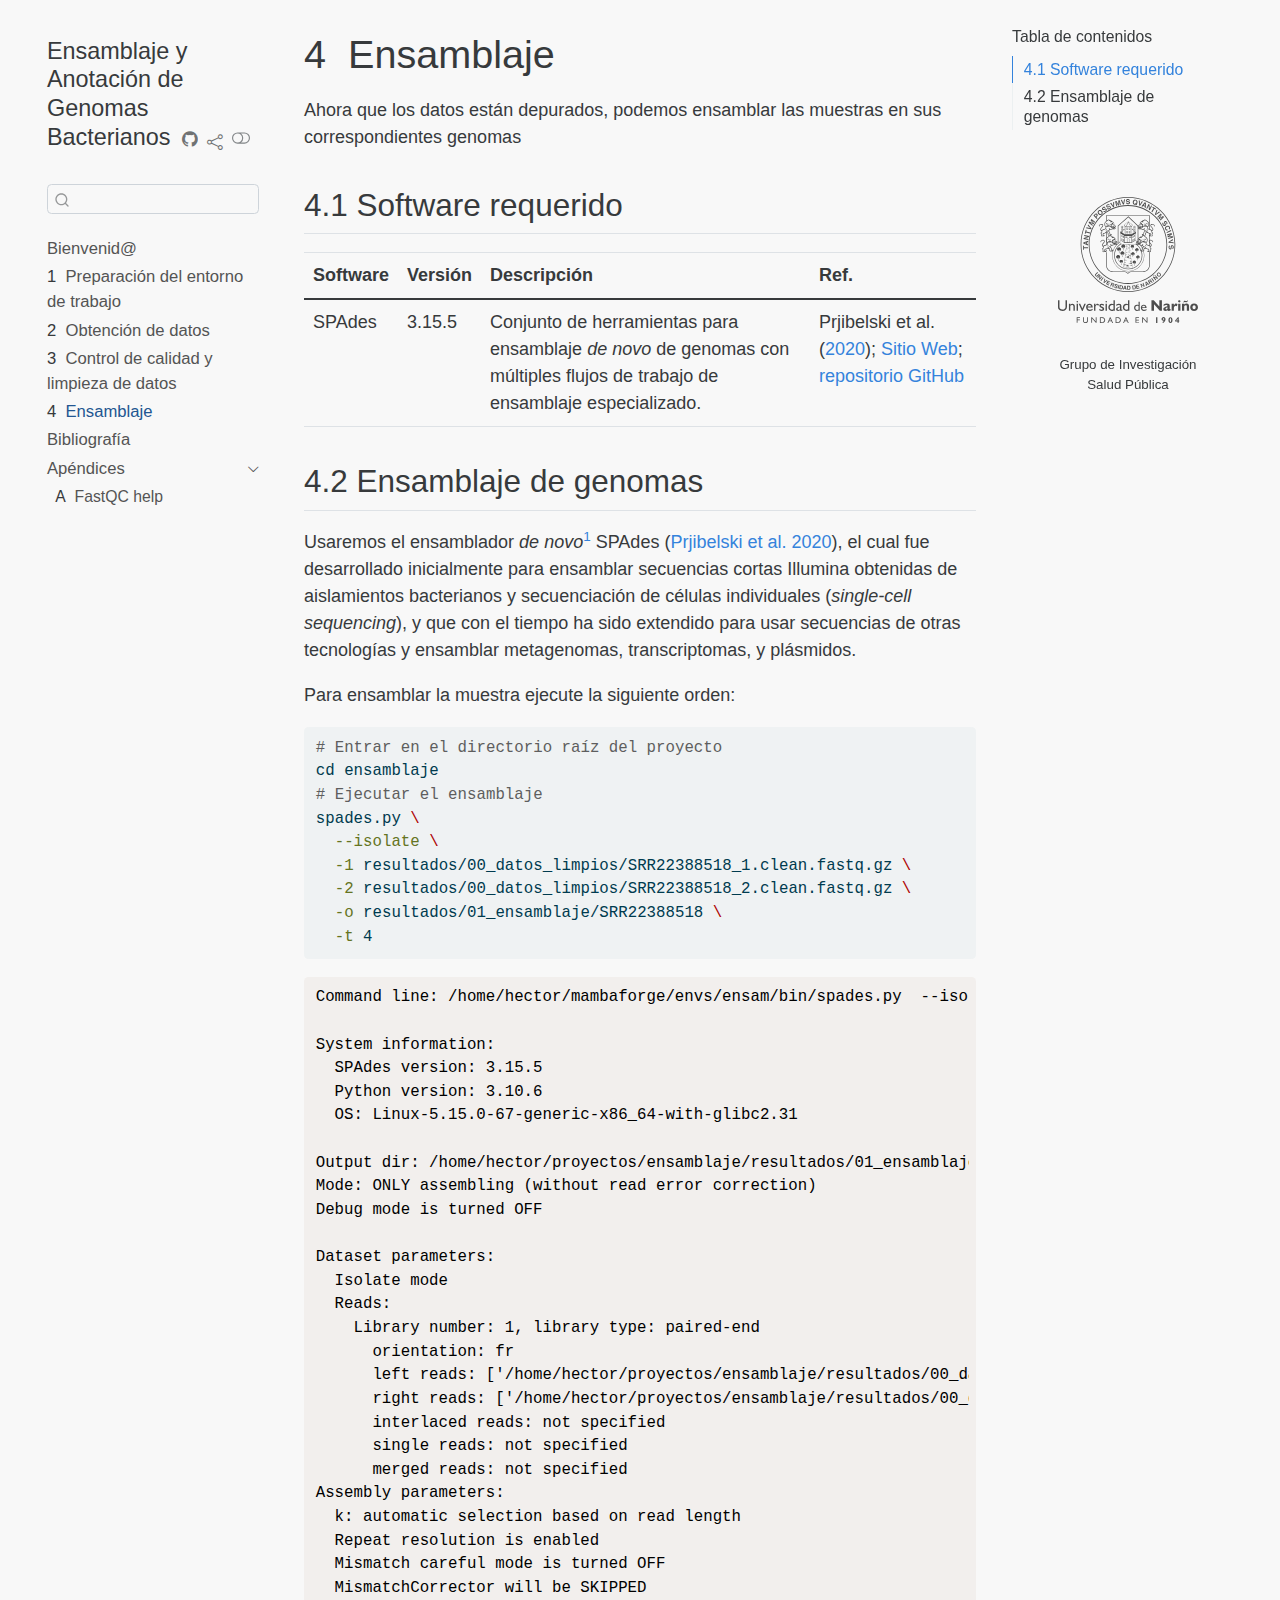
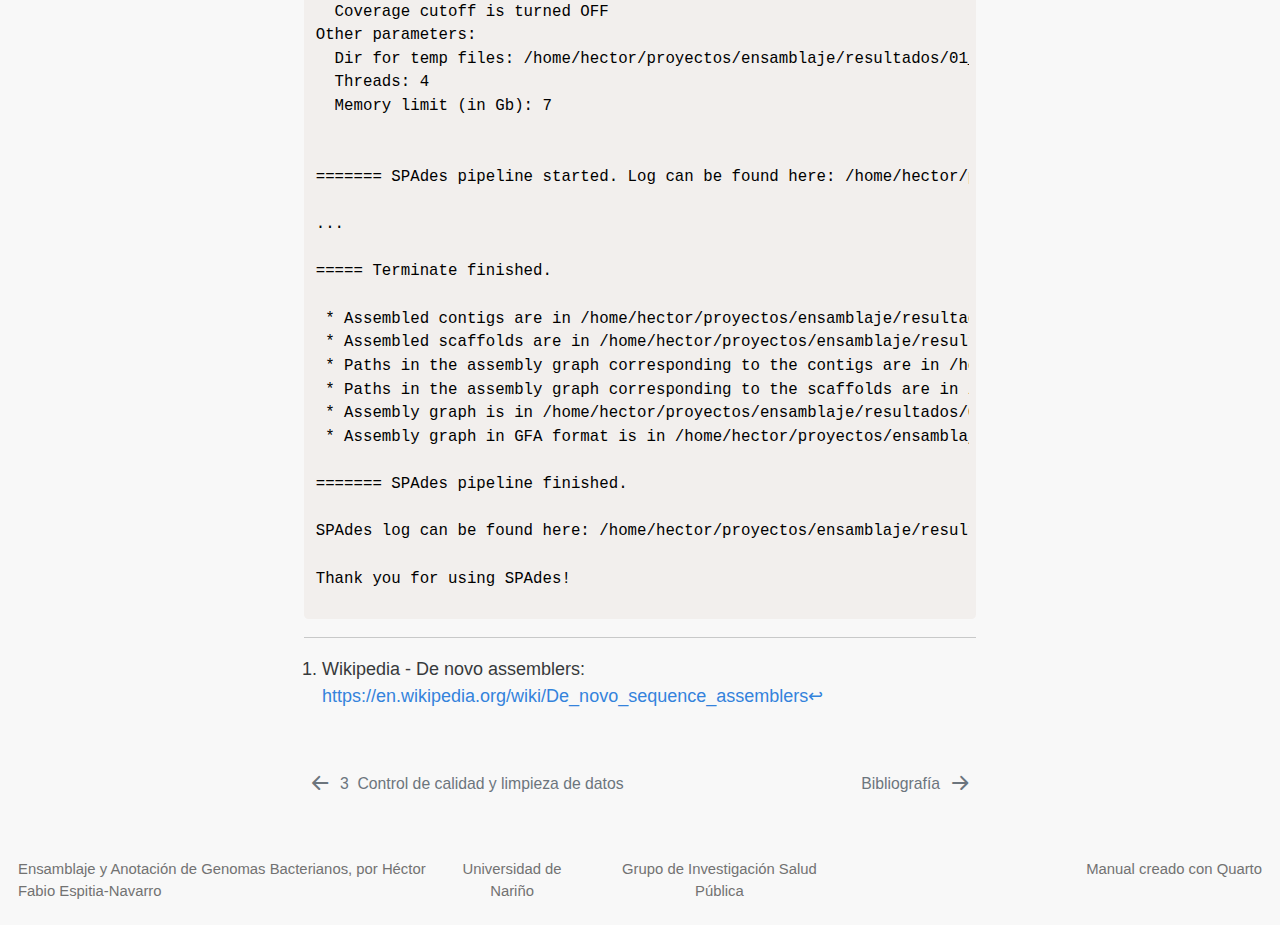
<file: docs/assembly.html>
<!DOCTYPE html>
<html xmlns="http://www.w3.org/1999/xhtml" lang="es" xml:lang="es"><head>

<meta charset="utf-8">
<meta name="generator" content="quarto-1.3.253">

<meta name="viewport" content="width=device-width, initial-scale=1.0, user-scalable=yes">


<title>Ensamblaje y Anotación de Genomas Bacterianos - 4&nbsp; Ensamblaje</title>
<style>
code{white-space: pre-wrap;}
span.smallcaps{font-variant: small-caps;}
div.columns{display: flex; gap: min(4vw, 1.5em);}
div.column{flex: auto; overflow-x: auto;}
div.hanging-indent{margin-left: 1.5em; text-indent: -1.5em;}
ul.task-list{list-style: none;}
ul.task-list li input[type="checkbox"] {
  width: 0.8em;
  margin: 0 0.8em 0.2em -1em; /* quarto-specific, see https://github.com/quarto-dev/quarto-cli/issues/4556 */ 
  vertical-align: middle;
}
/* CSS for syntax highlighting */
pre > code.sourceCode { white-space: pre; position: relative; }
pre > code.sourceCode > span { display: inline-block; line-height: 1.25; }
pre > code.sourceCode > span:empty { height: 1.2em; }
.sourceCode { overflow: visible; }
code.sourceCode > span { color: inherit; text-decoration: inherit; }
div.sourceCode { margin: 1em 0; }
pre.sourceCode { margin: 0; }
@media screen {
div.sourceCode { overflow: auto; }
}
@media print {
pre > code.sourceCode { white-space: pre-wrap; }
pre > code.sourceCode > span { text-indent: -5em; padding-left: 5em; }
}
pre.numberSource code
  { counter-reset: source-line 0; }
pre.numberSource code > span
  { position: relative; left: -4em; counter-increment: source-line; }
pre.numberSource code > span > a:first-child::before
  { content: counter(source-line);
    position: relative; left: -1em; text-align: right; vertical-align: baseline;
    border: none; display: inline-block;
    -webkit-touch-callout: none; -webkit-user-select: none;
    -khtml-user-select: none; -moz-user-select: none;
    -ms-user-select: none; user-select: none;
    padding: 0 4px; width: 4em;
  }
pre.numberSource { margin-left: 3em;  padding-left: 4px; }
div.sourceCode
  {   }
@media screen {
pre > code.sourceCode > span > a:first-child::before { text-decoration: underline; }
}
/* CSS for citations */
div.csl-bib-body { }
div.csl-entry {
  clear: both;
}
.hanging-indent div.csl-entry {
  margin-left:2em;
  text-indent:-2em;
}
div.csl-left-margin {
  min-width:2em;
  float:left;
}
div.csl-right-inline {
  margin-left:2em;
  padding-left:1em;
}
div.csl-indent {
  margin-left: 2em;
}</style>


<script src="site_libs/quarto-nav/quarto-nav.js"></script>
<script src="site_libs/quarto-nav/headroom.min.js"></script>
<script src="site_libs/clipboard/clipboard.min.js"></script>
<script src="site_libs/quarto-search/autocomplete.umd.js"></script>
<script src="site_libs/quarto-search/fuse.min.js"></script>
<script src="site_libs/quarto-search/quarto-search.js"></script>
<meta name="quarto:offset" content="./">
<link href="./references.html" rel="next">
<link href="./data_qual.html" rel="prev">
<link href="./assets/images/book.svg" rel="icon" type="image/svg+xml">
<script src="site_libs/quarto-html/quarto.js"></script>
<script src="site_libs/quarto-html/popper.min.js"></script>
<script src="site_libs/quarto-html/tippy.umd.min.js"></script>
<script src="site_libs/quarto-html/anchor.min.js"></script>
<link href="site_libs/quarto-html/tippy.css" rel="stylesheet">
<link href="site_libs/quarto-html/quarto-syntax-highlighting.css" rel="stylesheet" class="quarto-color-scheme" id="quarto-text-highlighting-styles">
<link href="site_libs/quarto-html/quarto-syntax-highlighting-dark.css" rel="prefetch" class="quarto-color-scheme quarto-color-alternate" id="quarto-text-highlighting-styles">
<script src="site_libs/bootstrap/bootstrap.min.js"></script>
<link href="site_libs/bootstrap/bootstrap-icons.css" rel="stylesheet">
<link href="site_libs/bootstrap/bootstrap.min.css" rel="stylesheet" class="quarto-color-scheme" id="quarto-bootstrap" data-mode="light">
<link href="site_libs/bootstrap/bootstrap-dark.min.css" rel="prefetch" class="quarto-color-scheme quarto-color-alternate" id="quarto-bootstrap" data-mode="dark">
<script id="quarto-search-options" type="application/json">{
  "location": "sidebar",
  "copy-button": false,
  "collapse-after": 3,
  "panel-placement": "start",
  "type": "textbox",
  "limit": 20,
  "language": {
    "search-no-results-text": "Sin resultados",
    "search-matching-documents-text": "documentos encontrados",
    "search-copy-link-title": "Copiar el enlace en la búsqueda",
    "search-hide-matches-text": "Ocultar resultados adicionales",
    "search-more-match-text": "resultado adicional en este documento",
    "search-more-matches-text": "resultados adicionales en este documento",
    "search-clear-button-title": "Borrar",
    "search-detached-cancel-button-title": "Cancelar",
    "search-submit-button-title": "Enviar"
  }
}</script>


</head>

<body class="nav-sidebar floating">

<div id="quarto-search-results"></div>
  <header id="quarto-header" class="headroom fixed-top">
  <nav class="quarto-secondary-nav">
    <div class="container-fluid d-flex">
      <button type="button" class="quarto-btn-toggle btn" data-bs-toggle="collapse" data-bs-target="#quarto-sidebar,#quarto-sidebar-glass" aria-controls="quarto-sidebar" aria-expanded="false" aria-label="Alternar barra lateral" onclick="if (window.quartoToggleHeadroom) { window.quartoToggleHeadroom(); }">
        <i class="bi bi-layout-text-sidebar-reverse"></i>
      </button>
      <nav class="quarto-page-breadcrumbs" aria-label="breadcrumb"><ol class="breadcrumb"><li class="breadcrumb-item"><a href="./assembly.html"><span class="chapter-number">4</span>&nbsp; <span class="chapter-title">Ensamblaje</span></a></li></ol></nav>
      <a class="flex-grow-1" role="button" data-bs-toggle="collapse" data-bs-target="#quarto-sidebar,#quarto-sidebar-glass" aria-controls="quarto-sidebar" aria-expanded="false" aria-label="Alternar barra lateral" onclick="if (window.quartoToggleHeadroom) { window.quartoToggleHeadroom(); }">      
      </a>
      <button type="button" class="btn quarto-search-button" aria-label="Buscar" onclick="window.quartoOpenSearch();">
        <i class="bi bi-search"></i>
      </button>
    </div>
  </nav>
</header>
<!-- content -->
<div id="quarto-content" class="quarto-container page-columns page-rows-contents page-layout-article">
<!-- sidebar -->
  <nav id="quarto-sidebar" class="sidebar collapse collapse-horizontal sidebar-navigation floating overflow-auto">
    <div class="pt-lg-2 mt-2 text-left sidebar-header">
    <div class="sidebar-title mb-0 py-0">
      <a href="./">Ensamblaje y Anotación de Genomas Bacterianos</a> 
        <div class="sidebar-tools-main tools-wide">
    <a href="https://github.com/hspitia/bact-genome-assembly" title="" class="quarto-navigation-tool px-1" aria-label=""><i class="bi bi-github"></i></a>
    <div class="dropdown">
      <a href="" title="Share" id="quarto-navigation-tool-dropdown-0" class="quarto-navigation-tool dropdown-toggle px-1" data-bs-toggle="dropdown" aria-expanded="false" aria-label="Share"><i class="bi bi-share"></i></a>
      <ul class="dropdown-menu" aria-labelledby="quarto-navigation-tool-dropdown-0">
          <li>
            <a class="dropdown-item sidebar-tools-main-item" href="https://twitter.com/intent/tweet?url=|url|">
              <i class="bi bi-bi-twitter pe-1"></i>
            Twitter
            </a>
          </li>
          <li>
            <a class="dropdown-item sidebar-tools-main-item" href="https://www.facebook.com/sharer/sharer.php?u=|url|">
              <i class="bi bi-bi-facebook pe-1"></i>
            Facebook
            </a>
          </li>
          <li>
            <a class="dropdown-item sidebar-tools-main-item" href="https://www.linkedin.com/sharing/share-offsite/?url=|url|">
              <i class="bi bi-bi-linkedin pe-1"></i>
            LinkedIn
            </a>
          </li>
      </ul>
    </div>
  <a href="" class="quarto-color-scheme-toggle quarto-navigation-tool  px-1" onclick="window.quartoToggleColorScheme(); return false;" title="Alternar modo oscuro"><i class="bi"></i></a>
</div>
    </div>
      </div>
        <div class="mt-2 flex-shrink-0 align-items-center">
        <div class="sidebar-search">
        <div id="quarto-search" class="" title="Buscar"></div>
        </div>
        </div>
    <div class="sidebar-menu-container"> 
    <ul class="list-unstyled mt-1">
        <li class="sidebar-item">
  <div class="sidebar-item-container"> 
  <a href="./index.html" class="sidebar-item-text sidebar-link">
 <span class="menu-text">Bienvenid@</span></a>
  </div>
</li>
        <li class="sidebar-item">
  <div class="sidebar-item-container"> 
  <a href="./setup.html" class="sidebar-item-text sidebar-link">
 <span class="menu-text"><span class="chapter-number">1</span>&nbsp; <span class="chapter-title">Preparación del entorno de trabajo</span></span></a>
  </div>
</li>
        <li class="sidebar-item">
  <div class="sidebar-item-container"> 
  <a href="./data.html" class="sidebar-item-text sidebar-link">
 <span class="menu-text"><span class="chapter-number">2</span>&nbsp; <span class="chapter-title">Obtención de datos</span></span></a>
  </div>
</li>
        <li class="sidebar-item">
  <div class="sidebar-item-container"> 
  <a href="./data_qual.html" class="sidebar-item-text sidebar-link">
 <span class="menu-text"><span class="chapter-number">3</span>&nbsp; <span class="chapter-title">Control de calidad y limpieza de datos</span></span></a>
  </div>
</li>
        <li class="sidebar-item">
  <div class="sidebar-item-container"> 
  <a href="./assembly.html" class="sidebar-item-text sidebar-link active">
 <span class="menu-text"><span class="chapter-number">4</span>&nbsp; <span class="chapter-title">Ensamblaje</span></span></a>
  </div>
</li>
        <li class="sidebar-item">
  <div class="sidebar-item-container"> 
  <a href="./references.html" class="sidebar-item-text sidebar-link">
 <span class="menu-text">Bibliografía</span></a>
  </div>
</li>
        <li class="sidebar-item sidebar-item-section">
      <div class="sidebar-item-container"> 
            <a class="sidebar-item-text sidebar-link text-start" data-bs-toggle="collapse" data-bs-target="#quarto-sidebar-section-1" aria-expanded="true">
 <span class="menu-text">Apéndices</span></a>
          <a class="sidebar-item-toggle text-start" data-bs-toggle="collapse" data-bs-target="#quarto-sidebar-section-1" aria-expanded="true" aria-label="Alternar sección">
            <i class="bi bi-chevron-right ms-2"></i>
          </a> 
      </div>
      <ul id="quarto-sidebar-section-1" class="collapse list-unstyled sidebar-section depth1 show">  
          <li class="sidebar-item">
  <div class="sidebar-item-container"> 
  <a href="./a-fastqc.html" class="sidebar-item-text sidebar-link">
 <span class="menu-text"><span class="chapter-number">A</span>&nbsp; <span class="chapter-title">FastQC help</span></span></a>
  </div>
</li>
      </ul>
  </li>
    </ul>
    </div>
</nav>
<div id="quarto-sidebar-glass" data-bs-toggle="collapse" data-bs-target="#quarto-sidebar,#quarto-sidebar-glass"></div>
<!-- margin-sidebar -->
    <div id="quarto-margin-sidebar" class="sidebar margin-sidebar">
        <nav id="TOC" role="doc-toc" class="toc-active">
    <h2 id="toc-title">Tabla de contenidos</h2>
   
  <ul>
  <li><a href="#software-requerido" id="toc-software-requerido" class="nav-link active" data-scroll-target="#software-requerido"><span class="header-section-number">4.1</span> Software requerido</a></li>
  <li><a href="#ensamblaje-de-genomas" id="toc-ensamblaje-de-genomas" class="nav-link" data-scroll-target="#ensamblaje-de-genomas"><span class="header-section-number">4.2</span> Ensamblaje de genomas</a></li>
  </ul>
</nav>
    <div class="quarto-margin-footer"><div class="margin-footer-item">
<div class="margin-logo">
<div id="margin-cild" class="margin-child">
<p><a href="https://scienti.minciencias.gov.co/gruplac/jsp/visualiza/visualizagr.jsp?nro=00000000008168">Grupo de Investigación<br>Salud Pública</a></p>
</div>
</div>
</div></div></div>
<!-- main -->
<main class="content" id="quarto-document-content">

<header id="title-block-header" class="quarto-title-block default">
<div class="quarto-title">
<h1 class="title"><span class="chapter-number">4</span>&nbsp; <span class="chapter-title">Ensamblaje</span></h1>
</div>



<div class="quarto-title-meta">

    
  
    
  </div>
  

</header>

<p>Ahora que los datos están depurados, podemos ensamblar las muestras en sus correspondientes genomas</p>
<section id="software-requerido" class="level2" data-number="4.1">
<h2 data-number="4.1" class="anchored" data-anchor-id="software-requerido"><span class="header-section-number">4.1</span> Software requerido</h2>
<table class="table">
<thead>
<tr class="header">
<th>Software</th>
<th>Versión</th>
<th>Descripción</th>
<th>Ref.</th>
</tr>
</thead>
<tbody>
<tr class="odd">
<td>SPAdes</td>
<td>3.15.5</td>
<td>Conjunto de herramientas para ensamblaje <em>de novo</em> de genomas con múltiples flujos de trabajo de ensamblaje especializado.</td>
<td><span class="citation" data-cites="prjibelski2020">Prjibelski et&nbsp;al. (<a href="references.html#ref-prjibelski2020" role="doc-biblioref">2020</a>)</span>; <a href="http://cab.spbu.ru/software/spades/">Sitio Web</a>; <a href="https://github.com/ablab/spades">repositorio GitHub</a></td>
</tr>
</tbody>
</table>
</section>
<section id="ensamblaje-de-genomas" class="level2" data-number="4.2">
<h2 data-number="4.2" class="anchored" data-anchor-id="ensamblaje-de-genomas"><span class="header-section-number">4.2</span> Ensamblaje de genomas</h2>
<p>Usaremos el ensamblador <em>de novo</em><a href="#fn1" class="footnote-ref" id="fnref1" role="doc-noteref"><sup>1</sup></a> SPAdes <span class="citation" data-cites="prjibelski2020">(<a href="references.html#ref-prjibelski2020" role="doc-biblioref">Prjibelski et&nbsp;al. 2020</a>)</span>, el cual fue desarrollado inicialmente para ensamblar secuencias cortas Illumina obtenidas de aislamientos bacterianos y secuenciación de células individuales (<em>single-cell sequencing</em>), y que con el tiempo ha sido extendido para usar secuencias de otras tecnologías y ensamblar metagenomas, transcriptomas, y plásmidos.</p>
<p>Para ensamblar la muestra ejecute la siguiente orden:</p>
<div class="cell">
<div class="sourceCode cell-code" id="cb1"><pre class="sourceCode bash code-with-copy"><code class="sourceCode bash"><span id="cb1-1"><a href="#cb1-1" aria-hidden="true" tabindex="-1"></a><span class="co"># Entrar en el directorio raíz del proyecto </span></span>
<span id="cb1-2"><a href="#cb1-2" aria-hidden="true" tabindex="-1"></a><span class="bu">cd</span> ensamblaje</span>
<span id="cb1-3"><a href="#cb1-3" aria-hidden="true" tabindex="-1"></a><span class="co"># Ejecutar el ensamblaje</span></span>
<span id="cb1-4"><a href="#cb1-4" aria-hidden="true" tabindex="-1"></a><span class="ex">spades.py</span> <span class="dt">\</span></span>
<span id="cb1-5"><a href="#cb1-5" aria-hidden="true" tabindex="-1"></a>  <span class="at">--isolate</span> <span class="dt">\</span></span>
<span id="cb1-6"><a href="#cb1-6" aria-hidden="true" tabindex="-1"></a>  <span class="at">-1</span> resultados/00_datos_limpios/SRR22388518_1.clean.fastq.gz <span class="dt">\</span></span>
<span id="cb1-7"><a href="#cb1-7" aria-hidden="true" tabindex="-1"></a>  <span class="at">-2</span> resultados/00_datos_limpios/SRR22388518_2.clean.fastq.gz <span class="dt">\</span></span>
<span id="cb1-8"><a href="#cb1-8" aria-hidden="true" tabindex="-1"></a>  <span class="at">-o</span> resultados/01_ensamblaje/SRR22388518 <span class="dt">\</span></span>
<span id="cb1-9"><a href="#cb1-9" aria-hidden="true" tabindex="-1"></a>  <span class="at">-t</span> 4</span></code><button title="Copiar al portapapeles" class="code-copy-button"><i class="bi"></i></button></pre></div>
</div>
<div class="cell">
<div class="cell-output cell-output-stdout">
<pre><code>Command line: /home/hector/mambaforge/envs/ensam/bin/spades.py  --isolate   -1  /home/hector/proyectos/ensamblaje/resultados/00_datos_limpios/SRR22388518_1.clean.fastq.gz  -2  /home/hector/proyectos/ensamblaje/resultados/00_datos_limpios/SRR22388518_2.clean.fastq.gz  -o  /home/hector/proyectos/ensamblaje/resultados/01_ensamblaje/SRR22388518  -t  4   

System information:
  SPAdes version: 3.15.5
  Python version: 3.10.6
  OS: Linux-5.15.0-67-generic-x86_64-with-glibc2.31

Output dir: /home/hector/proyectos/ensamblaje/resultados/01_ensamblaje/SRR22388518
Mode: ONLY assembling (without read error correction)
Debug mode is turned OFF

Dataset parameters:
  Isolate mode
  Reads:
    Library number: 1, library type: paired-end
      orientation: fr
      left reads: ['/home/hector/proyectos/ensamblaje/resultados/00_datos_limpios/SRR22388518_1.clean.fastq.gz']
      right reads: ['/home/hector/proyectos/ensamblaje/resultados/00_datos_limpios/SRR22388518_2.clean.fastq.gz']
      interlaced reads: not specified
      single reads: not specified
      merged reads: not specified
Assembly parameters:
  k: automatic selection based on read length
  Repeat resolution is enabled
  Mismatch careful mode is turned OFF
  MismatchCorrector will be SKIPPED
  Coverage cutoff is turned OFF
Other parameters:
  Dir for temp files: /home/hector/proyectos/ensamblaje/resultados/01_ensamblaje/SRR22388518/tmp
  Threads: 4
  Memory limit (in Gb): 7


======= SPAdes pipeline started. Log can be found here: /home/hector/proyectos/ensamblaje/resultados/01_ensamblaje/SRR22388518/spades.log

...

===== Terminate finished. 

 * Assembled contigs are in /home/hector/proyectos/ensamblaje/resultados/01_ensamblaje/SRR22388518/contigs.fasta
 * Assembled scaffolds are in /home/hector/proyectos/ensamblaje/resultados/01_ensamblaje/SRR22388518/scaffolds.fasta
 * Paths in the assembly graph corresponding to the contigs are in /home/hector/proyectos/ensamblaje/resultados/01_ensamblaje/SRR22388518/contigs.paths
 * Paths in the assembly graph corresponding to the scaffolds are in /home/hector/proyectos/ensamblaje/resultados/01_ensamblaje/SRR22388518/scaffolds.paths
 * Assembly graph is in /home/hector/proyectos/ensamblaje/resultados/01_ensamblaje/SRR22388518/assembly_graph.fastg
 * Assembly graph in GFA format is in /home/hector/proyectos/ensamblaje/resultados/01_ensamblaje/SRR22388518/assembly_graph_with_scaffolds.gfa

======= SPAdes pipeline finished.

SPAdes log can be found here: /home/hector/proyectos/ensamblaje/resultados/01_ensamblaje/SRR22388518/spades.log

Thank you for using SPAdes!</code></pre>
</div>
</div>


<div id="refs" class="references csl-bib-body hanging-indent" role="list" style="display: none">
<div id="ref-prjibelski2020" class="csl-entry" role="listitem">
Prjibelski, Andrey, Dmitry Antipov, Dmitry Meleshko, Alla Lapidus, y Anton Korobeynikov. 2020. <span>«Using SPAdes De Novo Assembler»</span>. <em>Current Protocols in Bioinformatics</em> 70 (1): e102. <a href="https://doi.org/10.1002/cpbi.102">https://doi.org/10.1002/cpbi.102</a>.
</div>
</div>
</section>
<section id="footnotes" class="footnotes footnotes-end-of-document" role="doc-endnotes">
<hr>
<ol>
<li id="fn1"><p>Wikipedia - De novo assemblers: <a href="https://en.wikipedia.org/wiki/De_novo_sequence_assemblers" class="uri">https://en.wikipedia.org/wiki/De_novo_sequence_assemblers</a><a href="#fnref1" class="footnote-back" role="doc-backlink">↩︎</a></p></li>
</ol>
</section>

</main> <!-- /main -->
<script id="quarto-html-after-body" type="application/javascript">
window.document.addEventListener("DOMContentLoaded", function (event) {
  const toggleBodyColorMode = (bsSheetEl) => {
    const mode = bsSheetEl.getAttribute("data-mode");
    const bodyEl = window.document.querySelector("body");
    if (mode === "dark") {
      bodyEl.classList.add("quarto-dark");
      bodyEl.classList.remove("quarto-light");
    } else {
      bodyEl.classList.add("quarto-light");
      bodyEl.classList.remove("quarto-dark");
    }
  }
  const toggleBodyColorPrimary = () => {
    const bsSheetEl = window.document.querySelector("link#quarto-bootstrap");
    if (bsSheetEl) {
      toggleBodyColorMode(bsSheetEl);
    }
  }
  toggleBodyColorPrimary();  
  const disableStylesheet = (stylesheets) => {
    for (let i=0; i < stylesheets.length; i++) {
      const stylesheet = stylesheets[i];
      stylesheet.rel = 'prefetch';
    }
  }
  const enableStylesheet = (stylesheets) => {
    for (let i=0; i < stylesheets.length; i++) {
      const stylesheet = stylesheets[i];
      stylesheet.rel = 'stylesheet';
    }
  }
  const manageTransitions = (selector, allowTransitions) => {
    const els = window.document.querySelectorAll(selector);
    for (let i=0; i < els.length; i++) {
      const el = els[i];
      if (allowTransitions) {
        el.classList.remove('notransition');
      } else {
        el.classList.add('notransition');
      }
    }
  }
  const toggleColorMode = (alternate) => {
    // Switch the stylesheets
    const alternateStylesheets = window.document.querySelectorAll('link.quarto-color-scheme.quarto-color-alternate');
    manageTransitions('#quarto-margin-sidebar .nav-link', false);
    if (alternate) {
      enableStylesheet(alternateStylesheets);
      for (const sheetNode of alternateStylesheets) {
        if (sheetNode.id === "quarto-bootstrap") {
          toggleBodyColorMode(sheetNode);
        }
      }
    } else {
      disableStylesheet(alternateStylesheets);
      toggleBodyColorPrimary();
    }
    manageTransitions('#quarto-margin-sidebar .nav-link', true);
    // Switch the toggles
    const toggles = window.document.querySelectorAll('.quarto-color-scheme-toggle');
    for (let i=0; i < toggles.length; i++) {
      const toggle = toggles[i];
      if (toggle) {
        if (alternate) {
          toggle.classList.add("alternate");     
        } else {
          toggle.classList.remove("alternate");
        }
      }
    }
    // Hack to workaround the fact that safari doesn't
    // properly recolor the scrollbar when toggling (#1455)
    if (navigator.userAgent.indexOf('Safari') > 0 && navigator.userAgent.indexOf('Chrome') == -1) {
      manageTransitions("body", false);
      window.scrollTo(0, 1);
      setTimeout(() => {
        window.scrollTo(0, 0);
        manageTransitions("body", true);
      }, 40);  
    }
  }
  const isFileUrl = () => { 
    return window.location.protocol === 'file:';
  }
  const hasAlternateSentinel = () => {  
    let styleSentinel = getColorSchemeSentinel();
    if (styleSentinel !== null) {
      return styleSentinel === "alternate";
    } else {
      return false;
    }
  }
  const setStyleSentinel = (alternate) => {
    const value = alternate ? "alternate" : "default";
    if (!isFileUrl()) {
      window.localStorage.setItem("quarto-color-scheme", value);
    } else {
      localAlternateSentinel = value;
    }
  }
  const getColorSchemeSentinel = () => {
    if (!isFileUrl()) {
      const storageValue = window.localStorage.getItem("quarto-color-scheme");
      return storageValue != null ? storageValue : localAlternateSentinel;
    } else {
      return localAlternateSentinel;
    }
  }
  let localAlternateSentinel = 'default';
  // Dark / light mode switch
  window.quartoToggleColorScheme = () => {
    // Read the current dark / light value 
    let toAlternate = !hasAlternateSentinel();
    toggleColorMode(toAlternate);
    setStyleSentinel(toAlternate);
  };
  // Ensure there is a toggle, if there isn't float one in the top right
  if (window.document.querySelector('.quarto-color-scheme-toggle') === null) {
    const a = window.document.createElement('a');
    a.classList.add('top-right');
    a.classList.add('quarto-color-scheme-toggle');
    a.href = "";
    a.onclick = function() { try { window.quartoToggleColorScheme(); } catch {} return false; };
    const i = window.document.createElement("i");
    i.classList.add('bi');
    a.appendChild(i);
    window.document.body.appendChild(a);
  }
  // Switch to dark mode if need be
  if (hasAlternateSentinel()) {
    toggleColorMode(true);
  } else {
    toggleColorMode(false);
  }
  const icon = "";
  const anchorJS = new window.AnchorJS();
  anchorJS.options = {
    placement: 'right',
    icon: icon
  };
  anchorJS.add('.anchored');
  const isCodeAnnotation = (el) => {
    for (const clz of el.classList) {
      if (clz.startsWith('code-annotation-')) {                     
        return true;
      }
    }
    return false;
  }
  const clipboard = new window.ClipboardJS('.code-copy-button', {
    text: function(trigger) {
      const codeEl = trigger.previousElementSibling.cloneNode(true);
      for (const childEl of codeEl.children) {
        if (isCodeAnnotation(childEl)) {
          childEl.remove();
        }
      }
      return codeEl.innerText;
    }
  });
  clipboard.on('success', function(e) {
    // button target
    const button = e.trigger;
    // don't keep focus
    button.blur();
    // flash "checked"
    button.classList.add('code-copy-button-checked');
    var currentTitle = button.getAttribute("title");
    button.setAttribute("title", "Copiado");
    let tooltip;
    if (window.bootstrap) {
      button.setAttribute("data-bs-toggle", "tooltip");
      button.setAttribute("data-bs-placement", "left");
      button.setAttribute("data-bs-title", "Copiado");
      tooltip = new bootstrap.Tooltip(button, 
        { trigger: "manual", 
          customClass: "code-copy-button-tooltip",
          offset: [0, -8]});
      tooltip.show();    
    }
    setTimeout(function() {
      if (tooltip) {
        tooltip.hide();
        button.removeAttribute("data-bs-title");
        button.removeAttribute("data-bs-toggle");
        button.removeAttribute("data-bs-placement");
      }
      button.setAttribute("title", currentTitle);
      button.classList.remove('code-copy-button-checked');
    }, 1000);
    // clear code selection
    e.clearSelection();
  });
  function tippyHover(el, contentFn) {
    const config = {
      allowHTML: true,
      content: contentFn,
      maxWidth: 500,
      delay: 100,
      arrow: false,
      appendTo: function(el) {
          return el.parentElement;
      },
      interactive: true,
      interactiveBorder: 10,
      theme: 'quarto',
      placement: 'bottom-start'
    };
    window.tippy(el, config); 
  }
  const noterefs = window.document.querySelectorAll('a[role="doc-noteref"]');
  for (var i=0; i<noterefs.length; i++) {
    const ref = noterefs[i];
    tippyHover(ref, function() {
      // use id or data attribute instead here
      let href = ref.getAttribute('data-footnote-href') || ref.getAttribute('href');
      try { href = new URL(href).hash; } catch {}
      const id = href.replace(/^#\/?/, "");
      const note = window.document.getElementById(id);
      return note.innerHTML;
    });
  }
      let selectedAnnoteEl;
      const selectorForAnnotation = ( cell, annotation) => {
        let cellAttr = 'data-code-cell="' + cell + '"';
        let lineAttr = 'data-code-annotation="' +  annotation + '"';
        const selector = 'span[' + cellAttr + '][' + lineAttr + ']';
        return selector;
      }
      const selectCodeLines = (annoteEl) => {
        const doc = window.document;
        const targetCell = annoteEl.getAttribute("data-target-cell");
        const targetAnnotation = annoteEl.getAttribute("data-target-annotation");
        const annoteSpan = window.document.querySelector(selectorForAnnotation(targetCell, targetAnnotation));
        const lines = annoteSpan.getAttribute("data-code-lines").split(",");
        const lineIds = lines.map((line) => {
          return targetCell + "-" + line;
        })
        let top = null;
        let height = null;
        let parent = null;
        if (lineIds.length > 0) {
            //compute the position of the single el (top and bottom and make a div)
            const el = window.document.getElementById(lineIds[0]);
            top = el.offsetTop;
            height = el.offsetHeight;
            parent = el.parentElement.parentElement;
          if (lineIds.length > 1) {
            const lastEl = window.document.getElementById(lineIds[lineIds.length - 1]);
            const bottom = lastEl.offsetTop + lastEl.offsetHeight;
            height = bottom - top;
          }
          if (top !== null && height !== null && parent !== null) {
            // cook up a div (if necessary) and position it 
            let div = window.document.getElementById("code-annotation-line-highlight");
            if (div === null) {
              div = window.document.createElement("div");
              div.setAttribute("id", "code-annotation-line-highlight");
              div.style.position = 'absolute';
              parent.appendChild(div);
            }
            div.style.top = top - 2 + "px";
            div.style.height = height + 4 + "px";
            let gutterDiv = window.document.getElementById("code-annotation-line-highlight-gutter");
            if (gutterDiv === null) {
              gutterDiv = window.document.createElement("div");
              gutterDiv.setAttribute("id", "code-annotation-line-highlight-gutter");
              gutterDiv.style.position = 'absolute';
              const codeCell = window.document.getElementById(targetCell);
              const gutter = codeCell.querySelector('.code-annotation-gutter');
              gutter.appendChild(gutterDiv);
            }
            gutterDiv.style.top = top - 2 + "px";
            gutterDiv.style.height = height + 4 + "px";
          }
          selectedAnnoteEl = annoteEl;
        }
      };
      const unselectCodeLines = () => {
        const elementsIds = ["code-annotation-line-highlight", "code-annotation-line-highlight-gutter"];
        elementsIds.forEach((elId) => {
          const div = window.document.getElementById(elId);
          if (div) {
            div.remove();
          }
        });
        selectedAnnoteEl = undefined;
      };
      // Attach click handler to the DT
      const annoteDls = window.document.querySelectorAll('dt[data-target-cell]');
      for (const annoteDlNode of annoteDls) {
        annoteDlNode.addEventListener('click', (event) => {
          const clickedEl = event.target;
          if (clickedEl !== selectedAnnoteEl) {
            unselectCodeLines();
            const activeEl = window.document.querySelector('dt[data-target-cell].code-annotation-active');
            if (activeEl) {
              activeEl.classList.remove('code-annotation-active');
            }
            selectCodeLines(clickedEl);
            clickedEl.classList.add('code-annotation-active');
          } else {
            // Unselect the line
            unselectCodeLines();
            clickedEl.classList.remove('code-annotation-active');
          }
        });
      }
  const findCites = (el) => {
    const parentEl = el.parentElement;
    if (parentEl) {
      const cites = parentEl.dataset.cites;
      if (cites) {
        return {
          el,
          cites: cites.split(' ')
        };
      } else {
        return findCites(el.parentElement)
      }
    } else {
      return undefined;
    }
  };
  var bibliorefs = window.document.querySelectorAll('a[role="doc-biblioref"]');
  for (var i=0; i<bibliorefs.length; i++) {
    const ref = bibliorefs[i];
    const citeInfo = findCites(ref);
    if (citeInfo) {
      tippyHover(citeInfo.el, function() {
        var popup = window.document.createElement('div');
        citeInfo.cites.forEach(function(cite) {
          var citeDiv = window.document.createElement('div');
          citeDiv.classList.add('hanging-indent');
          citeDiv.classList.add('csl-entry');
          var biblioDiv = window.document.getElementById('ref-' + cite);
          if (biblioDiv) {
            citeDiv.innerHTML = biblioDiv.innerHTML;
          }
          popup.appendChild(citeDiv);
        });
        return popup.innerHTML;
      });
    }
  }
});
</script>
<nav class="page-navigation">
  <div class="nav-page nav-page-previous">
      <a href="./data_qual.html" class="pagination-link">
        <i class="bi bi-arrow-left-short"></i> <span class="nav-page-text"><span class="chapter-number">3</span>&nbsp; <span class="chapter-title">Control de calidad y limpieza de datos</span></span>
      </a>          
  </div>
  <div class="nav-page nav-page-next">
      <a href="./references.html" class="pagination-link">
        <span class="nav-page-text">Bibliografía</span> <i class="bi bi-arrow-right-short"></i>
      </a>
  </div>
</nav>
</div> <!-- /content -->
<footer class="footer">
  <div class="nav-footer">
    <div class="nav-footer-left">Ensamblaje y Anotación de Genomas Bacterianos, por <a href="https://www.linkedin.com/in/hespitianavarro/">Héctor Fabio Espitia-Navarro</a></div>   
    <div class="nav-footer-center">
      <ul class="footer-items list-unstyled">
    <li class="nav-item">
    <a class="nav-link" href="https://www.udenar.edu.co/">Universidad de Nariño</a>
  </li>  
    <li class="nav-item">
    <a class="nav-link" href="https://scienti.minciencias.gov.co/gruplac/jsp/visualiza/visualizagr.jsp?nro=00000000008168">Grupo de Investigación Salud Pública</a>
  </li>  
</ul>
    </div>
    <div class="nav-footer-right">Manual creado con <a href="https://quarto.org/">Quarto</a></div>
  </div>
</footer>



</body></html>
</file>
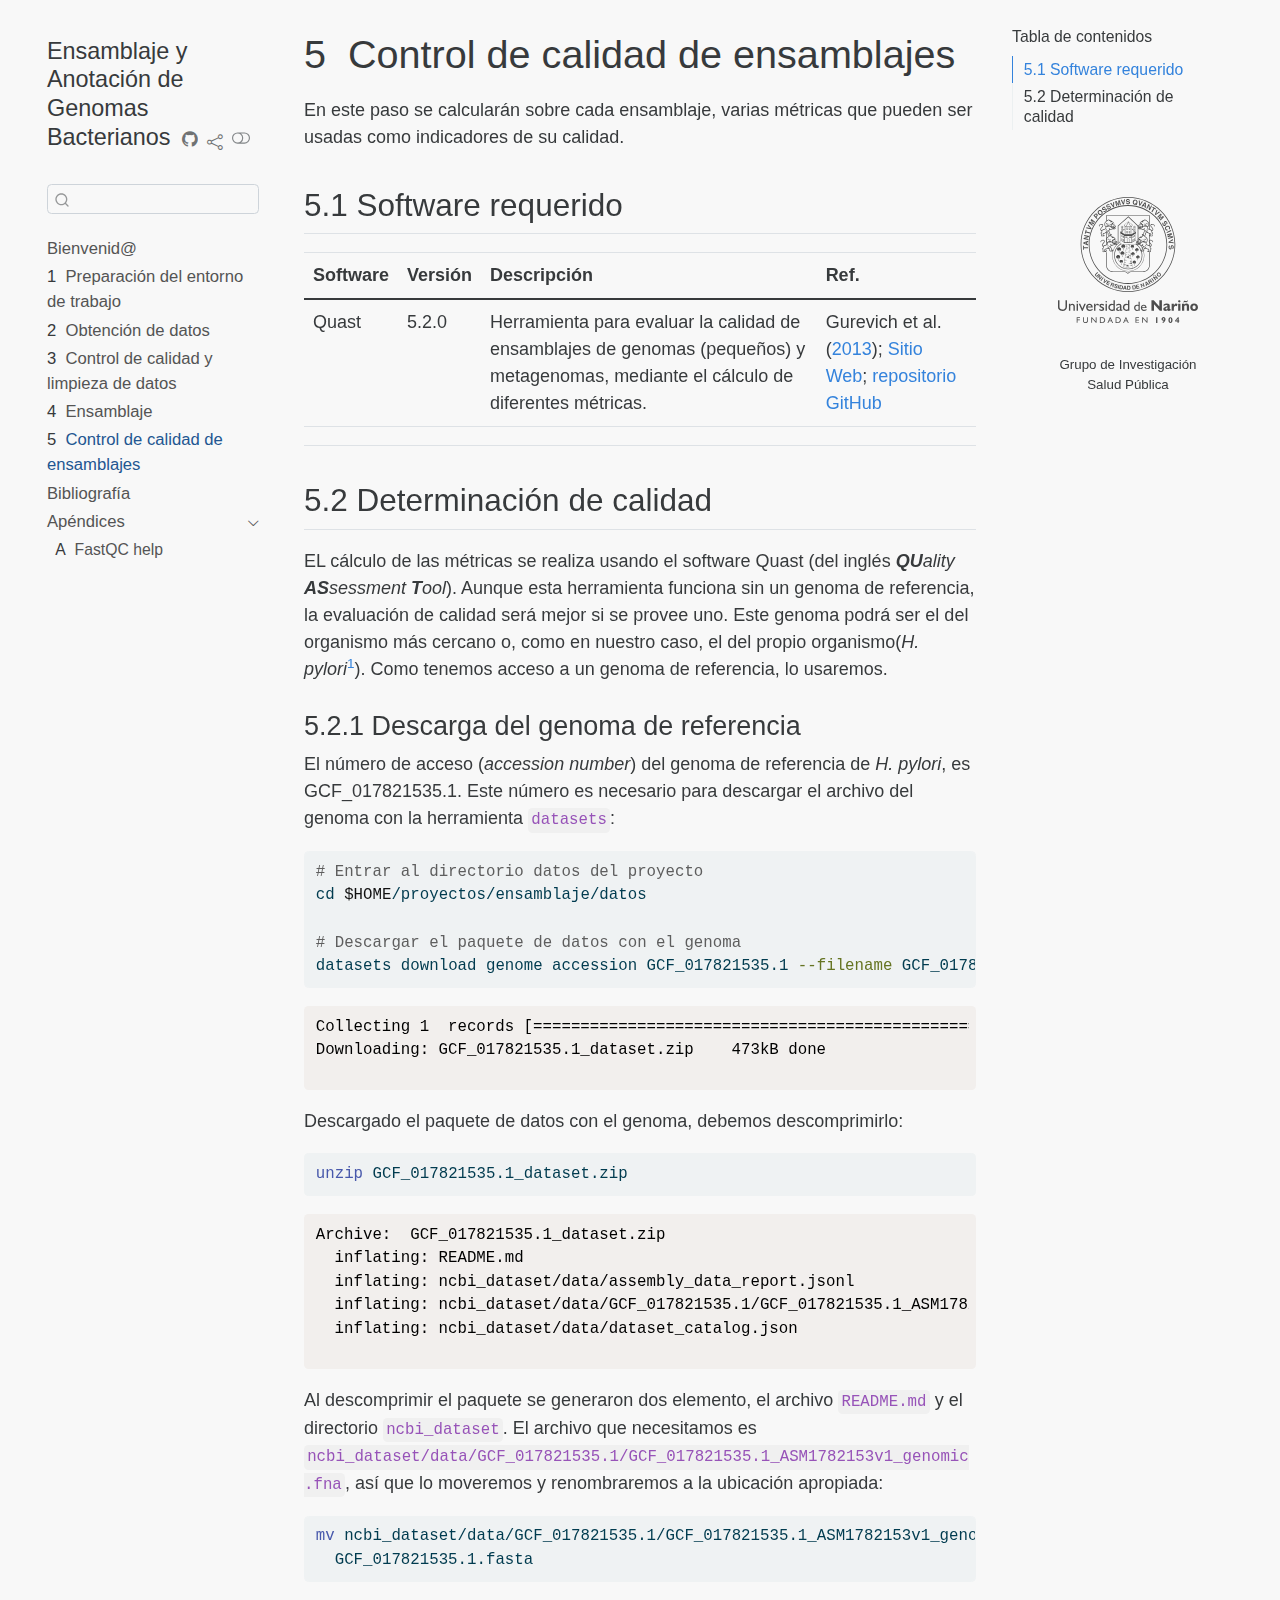
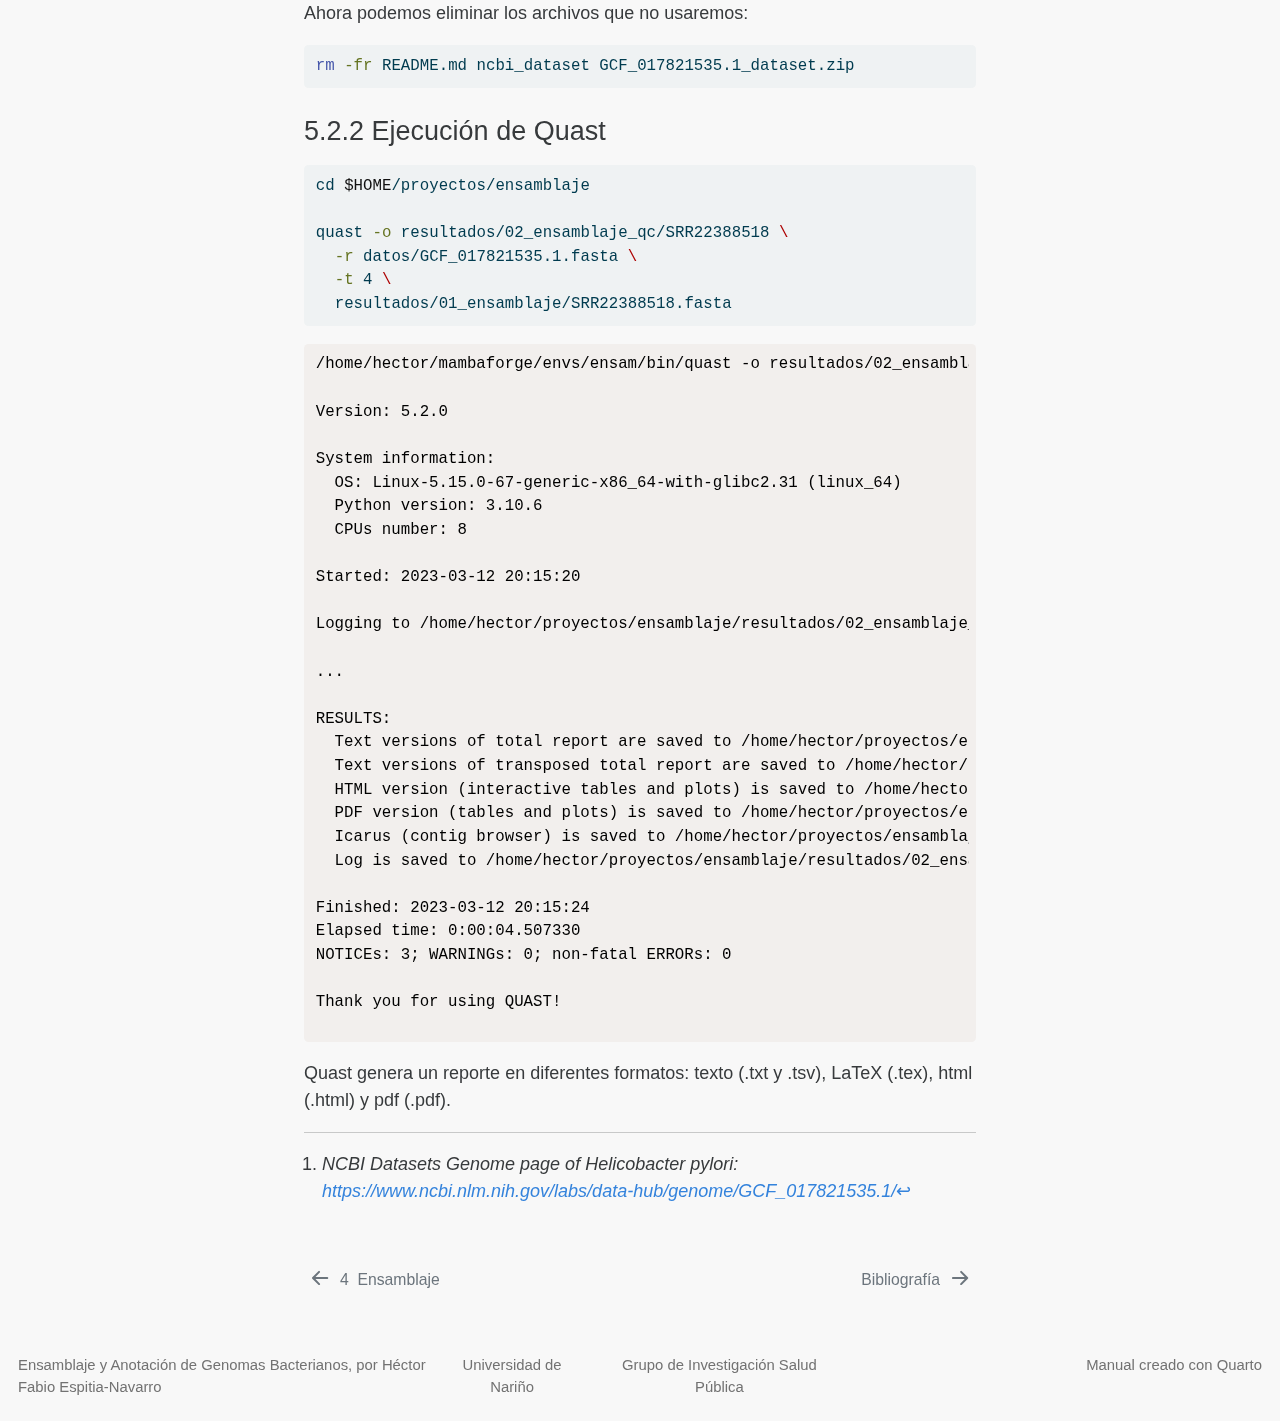
<file: docs/assembly_qual.html>
<!DOCTYPE html>
<html xmlns="http://www.w3.org/1999/xhtml" lang="es" xml:lang="es"><head>

<meta charset="utf-8">
<meta name="generator" content="quarto-1.3.253">

<meta name="viewport" content="width=device-width, initial-scale=1.0, user-scalable=yes">


<title>Ensamblaje y Anotación de Genomas Bacterianos - 5&nbsp; Control de calidad de ensamblajes</title>
<style>
code{white-space: pre-wrap;}
span.smallcaps{font-variant: small-caps;}
div.columns{display: flex; gap: min(4vw, 1.5em);}
div.column{flex: auto; overflow-x: auto;}
div.hanging-indent{margin-left: 1.5em; text-indent: -1.5em;}
ul.task-list{list-style: none;}
ul.task-list li input[type="checkbox"] {
  width: 0.8em;
  margin: 0 0.8em 0.2em -1em; /* quarto-specific, see https://github.com/quarto-dev/quarto-cli/issues/4556 */ 
  vertical-align: middle;
}
/* CSS for syntax highlighting */
pre > code.sourceCode { white-space: pre; position: relative; }
pre > code.sourceCode > span { display: inline-block; line-height: 1.25; }
pre > code.sourceCode > span:empty { height: 1.2em; }
.sourceCode { overflow: visible; }
code.sourceCode > span { color: inherit; text-decoration: inherit; }
div.sourceCode { margin: 1em 0; }
pre.sourceCode { margin: 0; }
@media screen {
div.sourceCode { overflow: auto; }
}
@media print {
pre > code.sourceCode { white-space: pre-wrap; }
pre > code.sourceCode > span { text-indent: -5em; padding-left: 5em; }
}
pre.numberSource code
  { counter-reset: source-line 0; }
pre.numberSource code > span
  { position: relative; left: -4em; counter-increment: source-line; }
pre.numberSource code > span > a:first-child::before
  { content: counter(source-line);
    position: relative; left: -1em; text-align: right; vertical-align: baseline;
    border: none; display: inline-block;
    -webkit-touch-callout: none; -webkit-user-select: none;
    -khtml-user-select: none; -moz-user-select: none;
    -ms-user-select: none; user-select: none;
    padding: 0 4px; width: 4em;
  }
pre.numberSource { margin-left: 3em;  padding-left: 4px; }
div.sourceCode
  {   }
@media screen {
pre > code.sourceCode > span > a:first-child::before { text-decoration: underline; }
}
/* CSS for citations */
div.csl-bib-body { }
div.csl-entry {
  clear: both;
}
.hanging-indent div.csl-entry {
  margin-left:2em;
  text-indent:-2em;
}
div.csl-left-margin {
  min-width:2em;
  float:left;
}
div.csl-right-inline {
  margin-left:2em;
  padding-left:1em;
}
div.csl-indent {
  margin-left: 2em;
}</style>


<script src="site_libs/quarto-nav/quarto-nav.js"></script>
<script src="site_libs/quarto-nav/headroom.min.js"></script>
<script src="site_libs/clipboard/clipboard.min.js"></script>
<script src="site_libs/quarto-search/autocomplete.umd.js"></script>
<script src="site_libs/quarto-search/fuse.min.js"></script>
<script src="site_libs/quarto-search/quarto-search.js"></script>
<meta name="quarto:offset" content="./">
<link href="./references.html" rel="next">
<link href="./assembly.html" rel="prev">
<link href="./assets/images/book.svg" rel="icon" type="image/svg+xml">
<script src="site_libs/quarto-html/quarto.js"></script>
<script src="site_libs/quarto-html/popper.min.js"></script>
<script src="site_libs/quarto-html/tippy.umd.min.js"></script>
<script src="site_libs/quarto-html/anchor.min.js"></script>
<link href="site_libs/quarto-html/tippy.css" rel="stylesheet">
<link href="site_libs/quarto-html/quarto-syntax-highlighting.css" rel="stylesheet" class="quarto-color-scheme" id="quarto-text-highlighting-styles">
<link href="site_libs/quarto-html/quarto-syntax-highlighting-dark.css" rel="prefetch" class="quarto-color-scheme quarto-color-alternate" id="quarto-text-highlighting-styles">
<script src="site_libs/bootstrap/bootstrap.min.js"></script>
<link href="site_libs/bootstrap/bootstrap-icons.css" rel="stylesheet">
<link href="site_libs/bootstrap/bootstrap.min.css" rel="stylesheet" class="quarto-color-scheme" id="quarto-bootstrap" data-mode="light">
<link href="site_libs/bootstrap/bootstrap-dark.min.css" rel="prefetch" class="quarto-color-scheme quarto-color-alternate" id="quarto-bootstrap" data-mode="dark">
<script id="quarto-search-options" type="application/json">{
  "location": "sidebar",
  "copy-button": false,
  "collapse-after": 3,
  "panel-placement": "start",
  "type": "textbox",
  "limit": 20,
  "language": {
    "search-no-results-text": "Sin resultados",
    "search-matching-documents-text": "documentos encontrados",
    "search-copy-link-title": "Copiar el enlace en la búsqueda",
    "search-hide-matches-text": "Ocultar resultados adicionales",
    "search-more-match-text": "resultado adicional en este documento",
    "search-more-matches-text": "resultados adicionales en este documento",
    "search-clear-button-title": "Borrar",
    "search-detached-cancel-button-title": "Cancelar",
    "search-submit-button-title": "Enviar"
  }
}</script>


</head>

<body class="nav-sidebar floating">

<div id="quarto-search-results"></div>
  <header id="quarto-header" class="headroom fixed-top">
  <nav class="quarto-secondary-nav">
    <div class="container-fluid d-flex">
      <button type="button" class="quarto-btn-toggle btn" data-bs-toggle="collapse" data-bs-target="#quarto-sidebar,#quarto-sidebar-glass" aria-controls="quarto-sidebar" aria-expanded="false" aria-label="Alternar barra lateral" onclick="if (window.quartoToggleHeadroom) { window.quartoToggleHeadroom(); }">
        <i class="bi bi-layout-text-sidebar-reverse"></i>
      </button>
      <nav class="quarto-page-breadcrumbs" aria-label="breadcrumb"><ol class="breadcrumb"><li class="breadcrumb-item"><a href="./assembly_qual.html"><span class="chapter-number">5</span>&nbsp; <span class="chapter-title">Control de calidad de ensamblajes</span></a></li></ol></nav>
      <a class="flex-grow-1" role="button" data-bs-toggle="collapse" data-bs-target="#quarto-sidebar,#quarto-sidebar-glass" aria-controls="quarto-sidebar" aria-expanded="false" aria-label="Alternar barra lateral" onclick="if (window.quartoToggleHeadroom) { window.quartoToggleHeadroom(); }">      
      </a>
      <button type="button" class="btn quarto-search-button" aria-label="Buscar" onclick="window.quartoOpenSearch();">
        <i class="bi bi-search"></i>
      </button>
    </div>
  </nav>
</header>
<!-- content -->
<div id="quarto-content" class="quarto-container page-columns page-rows-contents page-layout-article">
<!-- sidebar -->
  <nav id="quarto-sidebar" class="sidebar collapse collapse-horizontal sidebar-navigation floating overflow-auto">
    <div class="pt-lg-2 mt-2 text-left sidebar-header">
    <div class="sidebar-title mb-0 py-0">
      <a href="./">Ensamblaje y Anotación de Genomas Bacterianos</a> 
        <div class="sidebar-tools-main tools-wide">
    <a href="https://github.com/hspitia/bact-genome-assembly" title="" class="quarto-navigation-tool px-1" aria-label=""><i class="bi bi-github"></i></a>
    <div class="dropdown">
      <a href="" title="Share" id="quarto-navigation-tool-dropdown-0" class="quarto-navigation-tool dropdown-toggle px-1" data-bs-toggle="dropdown" aria-expanded="false" aria-label="Share"><i class="bi bi-share"></i></a>
      <ul class="dropdown-menu" aria-labelledby="quarto-navigation-tool-dropdown-0">
          <li>
            <a class="dropdown-item sidebar-tools-main-item" href="https://twitter.com/intent/tweet?url=|url|">
              <i class="bi bi-bi-twitter pe-1"></i>
            Twitter
            </a>
          </li>
          <li>
            <a class="dropdown-item sidebar-tools-main-item" href="https://www.facebook.com/sharer/sharer.php?u=|url|">
              <i class="bi bi-bi-facebook pe-1"></i>
            Facebook
            </a>
          </li>
          <li>
            <a class="dropdown-item sidebar-tools-main-item" href="https://www.linkedin.com/sharing/share-offsite/?url=|url|">
              <i class="bi bi-bi-linkedin pe-1"></i>
            LinkedIn
            </a>
          </li>
      </ul>
    </div>
  <a href="" class="quarto-color-scheme-toggle quarto-navigation-tool  px-1" onclick="window.quartoToggleColorScheme(); return false;" title="Alternar modo oscuro"><i class="bi"></i></a>
</div>
    </div>
      </div>
        <div class="mt-2 flex-shrink-0 align-items-center">
        <div class="sidebar-search">
        <div id="quarto-search" class="" title="Buscar"></div>
        </div>
        </div>
    <div class="sidebar-menu-container"> 
    <ul class="list-unstyled mt-1">
        <li class="sidebar-item">
  <div class="sidebar-item-container"> 
  <a href="./index.html" class="sidebar-item-text sidebar-link">
 <span class="menu-text">Bienvenid@</span></a>
  </div>
</li>
        <li class="sidebar-item">
  <div class="sidebar-item-container"> 
  <a href="./setup.html" class="sidebar-item-text sidebar-link">
 <span class="menu-text"><span class="chapter-number">1</span>&nbsp; <span class="chapter-title">Preparación del entorno de trabajo</span></span></a>
  </div>
</li>
        <li class="sidebar-item">
  <div class="sidebar-item-container"> 
  <a href="./data.html" class="sidebar-item-text sidebar-link">
 <span class="menu-text"><span class="chapter-number">2</span>&nbsp; <span class="chapter-title">Obtención de datos</span></span></a>
  </div>
</li>
        <li class="sidebar-item">
  <div class="sidebar-item-container"> 
  <a href="./data_qual.html" class="sidebar-item-text sidebar-link">
 <span class="menu-text"><span class="chapter-number">3</span>&nbsp; <span class="chapter-title">Control de calidad y limpieza de datos</span></span></a>
  </div>
</li>
        <li class="sidebar-item">
  <div class="sidebar-item-container"> 
  <a href="./assembly.html" class="sidebar-item-text sidebar-link">
 <span class="menu-text"><span class="chapter-number">4</span>&nbsp; <span class="chapter-title">Ensamblaje</span></span></a>
  </div>
</li>
        <li class="sidebar-item">
  <div class="sidebar-item-container"> 
  <a href="./assembly_qual.html" class="sidebar-item-text sidebar-link active">
 <span class="menu-text"><span class="chapter-number">5</span>&nbsp; <span class="chapter-title">Control de calidad de ensamblajes</span></span></a>
  </div>
</li>
        <li class="sidebar-item">
  <div class="sidebar-item-container"> 
  <a href="./references.html" class="sidebar-item-text sidebar-link">
 <span class="menu-text">Bibliografía</span></a>
  </div>
</li>
        <li class="sidebar-item sidebar-item-section">
      <div class="sidebar-item-container"> 
            <a class="sidebar-item-text sidebar-link text-start" data-bs-toggle="collapse" data-bs-target="#quarto-sidebar-section-1" aria-expanded="true">
 <span class="menu-text">Apéndices</span></a>
          <a class="sidebar-item-toggle text-start" data-bs-toggle="collapse" data-bs-target="#quarto-sidebar-section-1" aria-expanded="true" aria-label="Alternar sección">
            <i class="bi bi-chevron-right ms-2"></i>
          </a> 
      </div>
      <ul id="quarto-sidebar-section-1" class="collapse list-unstyled sidebar-section depth1 show">  
          <li class="sidebar-item">
  <div class="sidebar-item-container"> 
  <a href="./a-fastqc.html" class="sidebar-item-text sidebar-link">
 <span class="menu-text"><span class="chapter-number">A</span>&nbsp; <span class="chapter-title">FastQC help</span></span></a>
  </div>
</li>
      </ul>
  </li>
    </ul>
    </div>
</nav>
<div id="quarto-sidebar-glass" data-bs-toggle="collapse" data-bs-target="#quarto-sidebar,#quarto-sidebar-glass"></div>
<!-- margin-sidebar -->
    <div id="quarto-margin-sidebar" class="sidebar margin-sidebar">
        <nav id="TOC" role="doc-toc" class="toc-active">
    <h2 id="toc-title">Tabla de contenidos</h2>
   
  <ul>
  <li><a href="#software-requerido" id="toc-software-requerido" class="nav-link active" data-scroll-target="#software-requerido"><span class="header-section-number">5.1</span> Software requerido</a></li>
  <li><a href="#determinación-de-calidad" id="toc-determinación-de-calidad" class="nav-link" data-scroll-target="#determinación-de-calidad"><span class="header-section-number">5.2</span> Determinación de calidad</a>
  <ul class="collapse">
  <li><a href="#descarga-del-genoma-de-referencia" id="toc-descarga-del-genoma-de-referencia" class="nav-link" data-scroll-target="#descarga-del-genoma-de-referencia"><span class="header-section-number">5.2.1</span> Descarga del genoma de referencia</a></li>
  <li><a href="#ejecución-de-quast" id="toc-ejecución-de-quast" class="nav-link" data-scroll-target="#ejecución-de-quast"><span class="header-section-number">5.2.2</span> Ejecución de Quast</a></li>
  </ul></li>
  </ul>
</nav>
    <div class="quarto-margin-footer"><div class="margin-footer-item">
<div class="margin-logo">
<div id="margin-cild" class="margin-child">
<p><a href="https://scienti.minciencias.gov.co/gruplac/jsp/visualiza/visualizagr.jsp?nro=00000000008168">Grupo de Investigación<br>Salud Pública</a></p>
</div>
</div>
</div></div></div>
<!-- main -->
<main class="content" id="quarto-document-content">

<header id="title-block-header" class="quarto-title-block default">
<div class="quarto-title">
<h1 class="title"><span class="chapter-number">5</span>&nbsp; <span class="chapter-title">Control de calidad de ensamblajes</span></h1>
</div>



<div class="quarto-title-meta">

    
  
    
  </div>
  

</header>

<p>En este paso se calcularán sobre cada ensamblaje, varias métricas que pueden ser usadas como indicadores de su calidad.</p>
<section id="software-requerido" class="level2" data-number="5.1">
<h2 data-number="5.1" class="anchored" data-anchor-id="software-requerido"><span class="header-section-number">5.1</span> Software requerido</h2>
<table class="table">
<thead>
<tr class="header">
<th>Software</th>
<th>Versión</th>
<th>Descripción</th>
<th>Ref.</th>
</tr>
</thead>
<tbody>
<tr class="odd">
<td>Quast</td>
<td>5.2.0</td>
<td>Herramienta para evaluar la calidad de ensamblajes de genomas (pequeños) y metagenomas, mediante el cálculo de diferentes métricas.</td>
<td><span class="citation" data-cites="gurevich2013">Gurevich et&nbsp;al. (<a href="references.html#ref-gurevich2013" role="doc-biblioref">2013</a>)</span>; <a href="https://quast.sourceforge.net/quast">Sitio Web</a>; <a href="https://github.com/ablab/quast">repositorio GitHub</a></td>
</tr>
<tr class="even">
<td></td>
<td></td>
<td></td>
<td></td>
</tr>
</tbody>
</table>
</section>
<section id="determinación-de-calidad" class="level2" data-number="5.2">
<h2 data-number="5.2" class="anchored" data-anchor-id="determinación-de-calidad"><span class="header-section-number">5.2</span> Determinación de calidad</h2>
<p>EL cálculo de las métricas se realiza usando el software Quast (del inglés <em><strong>QU</strong>ality <strong>AS</strong>sessment <strong>T</strong>ool</em>). Aunque esta herramienta funciona sin un genoma de referencia, la evaluación de calidad será mejor si se provee uno. Este genoma podrá ser el del organismo más cercano o, como en nuestro caso, el del propio organismo(<em>H. pylori</em><a href="#fn1" class="footnote-ref" id="fnref1" role="doc-noteref"><sup>1</sup></a>). Como tenemos acceso a un genoma de referencia, lo usaremos.</p>
<section id="descarga-del-genoma-de-referencia" class="level3" data-number="5.2.1">
<h3 data-number="5.2.1" class="anchored" data-anchor-id="descarga-del-genoma-de-referencia"><span class="header-section-number">5.2.1</span> Descarga del genoma de referencia</h3>
<p>El número de acceso (<em>accession number</em>) del genoma de referencia de <em>H. pylori</em>, es GCF_017821535.1. Este número es necesario para descargar el archivo del genoma con la herramienta <code>datasets</code>:</p>
<div class="cell">
<div class="sourceCode cell-code" id="cb1"><pre class="sourceCode bash code-with-copy"><code class="sourceCode bash"><span id="cb1-1"><a href="#cb1-1" aria-hidden="true" tabindex="-1"></a><span class="co"># Entrar al directorio datos del proyecto</span></span>
<span id="cb1-2"><a href="#cb1-2" aria-hidden="true" tabindex="-1"></a><span class="bu">cd</span> <span class="va">$HOME</span>/proyectos/ensamblaje/datos</span>
<span id="cb1-3"><a href="#cb1-3" aria-hidden="true" tabindex="-1"></a></span>
<span id="cb1-4"><a href="#cb1-4" aria-hidden="true" tabindex="-1"></a><span class="co"># Descargar el paquete de datos con el genoma</span></span>
<span id="cb1-5"><a href="#cb1-5" aria-hidden="true" tabindex="-1"></a><span class="ex">datasets</span> download genome accession GCF_017821535.1 <span class="at">--filename</span> GCF_017821535.1_dataset.zip</span></code><button title="Copiar al portapapeles" class="code-copy-button"><i class="bi"></i></button></pre></div>
</div>
<div class="cell">
<div class="cell-output cell-output-stdout">
<pre><code>Collecting 1  records [================================================] 100% 1/1
Downloading: GCF_017821535.1_dataset.zip    473kB done</code></pre>
</div>
</div>
<p>Descargado el paquete de datos con el genoma, debemos descomprimirlo:</p>
<div class="cell">
<div class="sourceCode cell-code" id="cb3"><pre class="sourceCode bash code-with-copy"><code class="sourceCode bash"><span id="cb3-1"><a href="#cb3-1" aria-hidden="true" tabindex="-1"></a><span class="fu">unzip</span> GCF_017821535.1_dataset.zip</span></code><button title="Copiar al portapapeles" class="code-copy-button"><i class="bi"></i></button></pre></div>
</div>
<div class="cell">
<div class="cell-output cell-output-stdout">
<pre><code>Archive:  GCF_017821535.1_dataset.zip
  inflating: README.md               
  inflating: ncbi_dataset/data/assembly_data_report.jsonl  
  inflating: ncbi_dataset/data/GCF_017821535.1/GCF_017821535.1_ASM1782153v1_genomic.fna  
  inflating: ncbi_dataset/data/dataset_catalog.json</code></pre>
</div>
</div>
<p>Al descomprimir el paquete se generaron dos elemento, el archivo <code>README.md</code> y el directorio <code>ncbi_dataset</code>. El archivo que necesitamos es <code>ncbi_dataset/data/GCF_017821535.1/GCF_017821535.1_ASM1782153v1_genomic.fna</code>, así que lo moveremos y renombraremos a la ubicación apropiada:</p>
<div class="cell">
<div class="sourceCode cell-code" id="cb5"><pre class="sourceCode bash code-with-copy"><code class="sourceCode bash"><span id="cb5-1"><a href="#cb5-1" aria-hidden="true" tabindex="-1"></a><span class="fu">mv</span> ncbi_dataset/data/GCF_017821535.1/GCF_017821535.1_ASM1782153v1_genomic.fna <span class="dt">\</span></span>
<span id="cb5-2"><a href="#cb5-2" aria-hidden="true" tabindex="-1"></a>  GCF_017821535.1.fasta</span></code><button title="Copiar al portapapeles" class="code-copy-button"><i class="bi"></i></button></pre></div>
</div>
<p>Ahora podemos eliminar los archivos que no usaremos:</p>
<div class="cell">
<div class="sourceCode cell-code" id="cb6"><pre class="sourceCode bash code-with-copy"><code class="sourceCode bash"><span id="cb6-1"><a href="#cb6-1" aria-hidden="true" tabindex="-1"></a><span class="fu">rm</span> <span class="at">-fr</span> README.md ncbi_dataset GCF_017821535.1_dataset.zip</span></code><button title="Copiar al portapapeles" class="code-copy-button"><i class="bi"></i></button></pre></div>
</div>
</section>
<section id="ejecución-de-quast" class="level3" data-number="5.2.2">
<h3 data-number="5.2.2" class="anchored" data-anchor-id="ejecución-de-quast"><span class="header-section-number">5.2.2</span> Ejecución de Quast</h3>
<div class="cell">
<div class="sourceCode cell-code" id="cb7"><pre class="sourceCode bash code-with-copy"><code class="sourceCode bash"><span id="cb7-1"><a href="#cb7-1" aria-hidden="true" tabindex="-1"></a><span class="bu">cd</span> <span class="va">$HOME</span>/proyectos/ensamblaje</span>
<span id="cb7-2"><a href="#cb7-2" aria-hidden="true" tabindex="-1"></a></span>
<span id="cb7-3"><a href="#cb7-3" aria-hidden="true" tabindex="-1"></a><span class="ex">quast</span> <span class="at">-o</span> resultados/02_ensamblaje_qc/SRR22388518 <span class="dt">\</span></span>
<span id="cb7-4"><a href="#cb7-4" aria-hidden="true" tabindex="-1"></a>  <span class="at">-r</span> datos/GCF_017821535.1.fasta <span class="dt">\</span></span>
<span id="cb7-5"><a href="#cb7-5" aria-hidden="true" tabindex="-1"></a>  <span class="at">-t</span> 4 <span class="dt">\</span></span>
<span id="cb7-6"><a href="#cb7-6" aria-hidden="true" tabindex="-1"></a>  resultados/01_ensamblaje/SRR22388518.fasta</span></code><button title="Copiar al portapapeles" class="code-copy-button"><i class="bi"></i></button></pre></div>
</div>
<div class="cell">
<div class="cell-output cell-output-stdout">
<pre><code>/home/hector/mambaforge/envs/ensam/bin/quast -o resultados/02_ensamblaje_qc/SRR22388518 -r datos/GCF_017821535.1.fasta -t 4 resultados/01_ensamblaje/SRR22388518.fasta

Version: 5.2.0

System information:
  OS: Linux-5.15.0-67-generic-x86_64-with-glibc2.31 (linux_64)
  Python version: 3.10.6
  CPUs number: 8

Started: 2023-03-12 20:15:20

Logging to /home/hector/proyectos/ensamblaje/resultados/02_ensamblaje_qc/SRR22388518/quast.log

...

RESULTS:
  Text versions of total report are saved to /home/hector/proyectos/ensamblaje/resultados/02_ensamblaje_qc/SRR22388518/report.txt, report.tsv, and report.tex
  Text versions of transposed total report are saved to /home/hector/proyectos/ensamblaje/resultados/02_ensamblaje_qc/SRR22388518/transposed_report.txt, transposed_report.tsv, and transposed_report.tex
  HTML version (interactive tables and plots) is saved to /home/hector/proyectos/ensamblaje/resultados/02_ensamblaje_qc/SRR22388518/report.html
  PDF version (tables and plots) is saved to /home/hector/proyectos/ensamblaje/resultados/02_ensamblaje_qc/SRR22388518/report.pdf
  Icarus (contig browser) is saved to /home/hector/proyectos/ensamblaje/resultados/02_ensamblaje_qc/SRR22388518/icarus.html
  Log is saved to /home/hector/proyectos/ensamblaje/resultados/02_ensamblaje_qc/SRR22388518/quast.log

Finished: 2023-03-12 20:15:24
Elapsed time: 0:00:04.507330
NOTICEs: 3; WARNINGs: 0; non-fatal ERRORs: 0

Thank you for using QUAST!</code></pre>
</div>
</div>
<p>Quast genera un reporte en diferentes formatos: texto (.txt y .tsv), LaTeX (.tex), html (.html) y pdf (.pdf).</p>


<div id="refs" class="references csl-bib-body hanging-indent" role="list" style="display: none">
<div id="ref-gurevich2013" class="csl-entry" role="listitem">
Gurevich, Alexey, Vladislav Saveliev, Nikolay Vyahhi, y Glenn Tesler. 2013. <span>«QUAST: quality assessment tool for genome assemblies»</span>. <em>Bioinformatics</em> 29 (8): 1072-75. <a href="https://doi.org/10.1093/bioinformatics/btt086">https://doi.org/10.1093/bioinformatics/btt086</a>.
</div>
</div>
</section>
</section>
<section id="footnotes" class="footnotes footnotes-end-of-document" role="doc-endnotes">
<hr>
<ol>
<li id="fn1"><p><em>NCBI Datasets Genome page of Helicobacter pylori: <a href="https://www.ncbi.nlm.nih.gov/labs/data-hub/genome/GCF_017821535.1/" class="uri">https://www.ncbi.nlm.nih.gov/labs/data-hub/genome/GCF_017821535.1/</a></em><a href="#fnref1" class="footnote-back" role="doc-backlink">↩︎</a></p></li>
</ol>
</section>

</main> <!-- /main -->
<script id="quarto-html-after-body" type="application/javascript">
window.document.addEventListener("DOMContentLoaded", function (event) {
  const toggleBodyColorMode = (bsSheetEl) => {
    const mode = bsSheetEl.getAttribute("data-mode");
    const bodyEl = window.document.querySelector("body");
    if (mode === "dark") {
      bodyEl.classList.add("quarto-dark");
      bodyEl.classList.remove("quarto-light");
    } else {
      bodyEl.classList.add("quarto-light");
      bodyEl.classList.remove("quarto-dark");
    }
  }
  const toggleBodyColorPrimary = () => {
    const bsSheetEl = window.document.querySelector("link#quarto-bootstrap");
    if (bsSheetEl) {
      toggleBodyColorMode(bsSheetEl);
    }
  }
  toggleBodyColorPrimary();  
  const disableStylesheet = (stylesheets) => {
    for (let i=0; i < stylesheets.length; i++) {
      const stylesheet = stylesheets[i];
      stylesheet.rel = 'prefetch';
    }
  }
  const enableStylesheet = (stylesheets) => {
    for (let i=0; i < stylesheets.length; i++) {
      const stylesheet = stylesheets[i];
      stylesheet.rel = 'stylesheet';
    }
  }
  const manageTransitions = (selector, allowTransitions) => {
    const els = window.document.querySelectorAll(selector);
    for (let i=0; i < els.length; i++) {
      const el = els[i];
      if (allowTransitions) {
        el.classList.remove('notransition');
      } else {
        el.classList.add('notransition');
      }
    }
  }
  const toggleColorMode = (alternate) => {
    // Switch the stylesheets
    const alternateStylesheets = window.document.querySelectorAll('link.quarto-color-scheme.quarto-color-alternate');
    manageTransitions('#quarto-margin-sidebar .nav-link', false);
    if (alternate) {
      enableStylesheet(alternateStylesheets);
      for (const sheetNode of alternateStylesheets) {
        if (sheetNode.id === "quarto-bootstrap") {
          toggleBodyColorMode(sheetNode);
        }
      }
    } else {
      disableStylesheet(alternateStylesheets);
      toggleBodyColorPrimary();
    }
    manageTransitions('#quarto-margin-sidebar .nav-link', true);
    // Switch the toggles
    const toggles = window.document.querySelectorAll('.quarto-color-scheme-toggle');
    for (let i=0; i < toggles.length; i++) {
      const toggle = toggles[i];
      if (toggle) {
        if (alternate) {
          toggle.classList.add("alternate");     
        } else {
          toggle.classList.remove("alternate");
        }
      }
    }
    // Hack to workaround the fact that safari doesn't
    // properly recolor the scrollbar when toggling (#1455)
    if (navigator.userAgent.indexOf('Safari') > 0 && navigator.userAgent.indexOf('Chrome') == -1) {
      manageTransitions("body", false);
      window.scrollTo(0, 1);
      setTimeout(() => {
        window.scrollTo(0, 0);
        manageTransitions("body", true);
      }, 40);  
    }
  }
  const isFileUrl = () => { 
    return window.location.protocol === 'file:';
  }
  const hasAlternateSentinel = () => {  
    let styleSentinel = getColorSchemeSentinel();
    if (styleSentinel !== null) {
      return styleSentinel === "alternate";
    } else {
      return false;
    }
  }
  const setStyleSentinel = (alternate) => {
    const value = alternate ? "alternate" : "default";
    if (!isFileUrl()) {
      window.localStorage.setItem("quarto-color-scheme", value);
    } else {
      localAlternateSentinel = value;
    }
  }
  const getColorSchemeSentinel = () => {
    if (!isFileUrl()) {
      const storageValue = window.localStorage.getItem("quarto-color-scheme");
      return storageValue != null ? storageValue : localAlternateSentinel;
    } else {
      return localAlternateSentinel;
    }
  }
  let localAlternateSentinel = 'default';
  // Dark / light mode switch
  window.quartoToggleColorScheme = () => {
    // Read the current dark / light value 
    let toAlternate = !hasAlternateSentinel();
    toggleColorMode(toAlternate);
    setStyleSentinel(toAlternate);
  };
  // Ensure there is a toggle, if there isn't float one in the top right
  if (window.document.querySelector('.quarto-color-scheme-toggle') === null) {
    const a = window.document.createElement('a');
    a.classList.add('top-right');
    a.classList.add('quarto-color-scheme-toggle');
    a.href = "";
    a.onclick = function() { try { window.quartoToggleColorScheme(); } catch {} return false; };
    const i = window.document.createElement("i");
    i.classList.add('bi');
    a.appendChild(i);
    window.document.body.appendChild(a);
  }
  // Switch to dark mode if need be
  if (hasAlternateSentinel()) {
    toggleColorMode(true);
  } else {
    toggleColorMode(false);
  }
  const icon = "";
  const anchorJS = new window.AnchorJS();
  anchorJS.options = {
    placement: 'right',
    icon: icon
  };
  anchorJS.add('.anchored');
  const isCodeAnnotation = (el) => {
    for (const clz of el.classList) {
      if (clz.startsWith('code-annotation-')) {                     
        return true;
      }
    }
    return false;
  }
  const clipboard = new window.ClipboardJS('.code-copy-button', {
    text: function(trigger) {
      const codeEl = trigger.previousElementSibling.cloneNode(true);
      for (const childEl of codeEl.children) {
        if (isCodeAnnotation(childEl)) {
          childEl.remove();
        }
      }
      return codeEl.innerText;
    }
  });
  clipboard.on('success', function(e) {
    // button target
    const button = e.trigger;
    // don't keep focus
    button.blur();
    // flash "checked"
    button.classList.add('code-copy-button-checked');
    var currentTitle = button.getAttribute("title");
    button.setAttribute("title", "Copiado");
    let tooltip;
    if (window.bootstrap) {
      button.setAttribute("data-bs-toggle", "tooltip");
      button.setAttribute("data-bs-placement", "left");
      button.setAttribute("data-bs-title", "Copiado");
      tooltip = new bootstrap.Tooltip(button, 
        { trigger: "manual", 
          customClass: "code-copy-button-tooltip",
          offset: [0, -8]});
      tooltip.show();    
    }
    setTimeout(function() {
      if (tooltip) {
        tooltip.hide();
        button.removeAttribute("data-bs-title");
        button.removeAttribute("data-bs-toggle");
        button.removeAttribute("data-bs-placement");
      }
      button.setAttribute("title", currentTitle);
      button.classList.remove('code-copy-button-checked');
    }, 1000);
    // clear code selection
    e.clearSelection();
  });
  function tippyHover(el, contentFn) {
    const config = {
      allowHTML: true,
      content: contentFn,
      maxWidth: 500,
      delay: 100,
      arrow: false,
      appendTo: function(el) {
          return el.parentElement;
      },
      interactive: true,
      interactiveBorder: 10,
      theme: 'quarto',
      placement: 'bottom-start'
    };
    window.tippy(el, config); 
  }
  const noterefs = window.document.querySelectorAll('a[role="doc-noteref"]');
  for (var i=0; i<noterefs.length; i++) {
    const ref = noterefs[i];
    tippyHover(ref, function() {
      // use id or data attribute instead here
      let href = ref.getAttribute('data-footnote-href') || ref.getAttribute('href');
      try { href = new URL(href).hash; } catch {}
      const id = href.replace(/^#\/?/, "");
      const note = window.document.getElementById(id);
      return note.innerHTML;
    });
  }
      let selectedAnnoteEl;
      const selectorForAnnotation = ( cell, annotation) => {
        let cellAttr = 'data-code-cell="' + cell + '"';
        let lineAttr = 'data-code-annotation="' +  annotation + '"';
        const selector = 'span[' + cellAttr + '][' + lineAttr + ']';
        return selector;
      }
      const selectCodeLines = (annoteEl) => {
        const doc = window.document;
        const targetCell = annoteEl.getAttribute("data-target-cell");
        const targetAnnotation = annoteEl.getAttribute("data-target-annotation");
        const annoteSpan = window.document.querySelector(selectorForAnnotation(targetCell, targetAnnotation));
        const lines = annoteSpan.getAttribute("data-code-lines").split(",");
        const lineIds = lines.map((line) => {
          return targetCell + "-" + line;
        })
        let top = null;
        let height = null;
        let parent = null;
        if (lineIds.length > 0) {
            //compute the position of the single el (top and bottom and make a div)
            const el = window.document.getElementById(lineIds[0]);
            top = el.offsetTop;
            height = el.offsetHeight;
            parent = el.parentElement.parentElement;
          if (lineIds.length > 1) {
            const lastEl = window.document.getElementById(lineIds[lineIds.length - 1]);
            const bottom = lastEl.offsetTop + lastEl.offsetHeight;
            height = bottom - top;
          }
          if (top !== null && height !== null && parent !== null) {
            // cook up a div (if necessary) and position it 
            let div = window.document.getElementById("code-annotation-line-highlight");
            if (div === null) {
              div = window.document.createElement("div");
              div.setAttribute("id", "code-annotation-line-highlight");
              div.style.position = 'absolute';
              parent.appendChild(div);
            }
            div.style.top = top - 2 + "px";
            div.style.height = height + 4 + "px";
            let gutterDiv = window.document.getElementById("code-annotation-line-highlight-gutter");
            if (gutterDiv === null) {
              gutterDiv = window.document.createElement("div");
              gutterDiv.setAttribute("id", "code-annotation-line-highlight-gutter");
              gutterDiv.style.position = 'absolute';
              const codeCell = window.document.getElementById(targetCell);
              const gutter = codeCell.querySelector('.code-annotation-gutter');
              gutter.appendChild(gutterDiv);
            }
            gutterDiv.style.top = top - 2 + "px";
            gutterDiv.style.height = height + 4 + "px";
          }
          selectedAnnoteEl = annoteEl;
        }
      };
      const unselectCodeLines = () => {
        const elementsIds = ["code-annotation-line-highlight", "code-annotation-line-highlight-gutter"];
        elementsIds.forEach((elId) => {
          const div = window.document.getElementById(elId);
          if (div) {
            div.remove();
          }
        });
        selectedAnnoteEl = undefined;
      };
      // Attach click handler to the DT
      const annoteDls = window.document.querySelectorAll('dt[data-target-cell]');
      for (const annoteDlNode of annoteDls) {
        annoteDlNode.addEventListener('click', (event) => {
          const clickedEl = event.target;
          if (clickedEl !== selectedAnnoteEl) {
            unselectCodeLines();
            const activeEl = window.document.querySelector('dt[data-target-cell].code-annotation-active');
            if (activeEl) {
              activeEl.classList.remove('code-annotation-active');
            }
            selectCodeLines(clickedEl);
            clickedEl.classList.add('code-annotation-active');
          } else {
            // Unselect the line
            unselectCodeLines();
            clickedEl.classList.remove('code-annotation-active');
          }
        });
      }
  const findCites = (el) => {
    const parentEl = el.parentElement;
    if (parentEl) {
      const cites = parentEl.dataset.cites;
      if (cites) {
        return {
          el,
          cites: cites.split(' ')
        };
      } else {
        return findCites(el.parentElement)
      }
    } else {
      return undefined;
    }
  };
  var bibliorefs = window.document.querySelectorAll('a[role="doc-biblioref"]');
  for (var i=0; i<bibliorefs.length; i++) {
    const ref = bibliorefs[i];
    const citeInfo = findCites(ref);
    if (citeInfo) {
      tippyHover(citeInfo.el, function() {
        var popup = window.document.createElement('div');
        citeInfo.cites.forEach(function(cite) {
          var citeDiv = window.document.createElement('div');
          citeDiv.classList.add('hanging-indent');
          citeDiv.classList.add('csl-entry');
          var biblioDiv = window.document.getElementById('ref-' + cite);
          if (biblioDiv) {
            citeDiv.innerHTML = biblioDiv.innerHTML;
          }
          popup.appendChild(citeDiv);
        });
        return popup.innerHTML;
      });
    }
  }
});
</script>
<nav class="page-navigation">
  <div class="nav-page nav-page-previous">
      <a href="./assembly.html" class="pagination-link">
        <i class="bi bi-arrow-left-short"></i> <span class="nav-page-text"><span class="chapter-number">4</span>&nbsp; <span class="chapter-title">Ensamblaje</span></span>
      </a>          
  </div>
  <div class="nav-page nav-page-next">
      <a href="./references.html" class="pagination-link">
        <span class="nav-page-text">Bibliografía</span> <i class="bi bi-arrow-right-short"></i>
      </a>
  </div>
</nav>
</div> <!-- /content -->
<footer class="footer">
  <div class="nav-footer">
    <div class="nav-footer-left">Ensamblaje y Anotación de Genomas Bacterianos, por <a href="https://www.linkedin.com/in/hespitianavarro/">Héctor Fabio Espitia-Navarro</a></div>   
    <div class="nav-footer-center">
      <ul class="footer-items list-unstyled">
    <li class="nav-item">
    <a class="nav-link" href="https://www.udenar.edu.co/">Universidad de Nariño</a>
  </li>  
    <li class="nav-item">
    <a class="nav-link" href="https://scienti.minciencias.gov.co/gruplac/jsp/visualiza/visualizagr.jsp?nro=00000000008168">Grupo de Investigación Salud Pública</a>
  </li>  
</ul>
    </div>
    <div class="nav-footer-right">Manual creado con <a href="https://quarto.org/">Quarto</a></div>
  </div>
</footer>



</body></html>
</file>
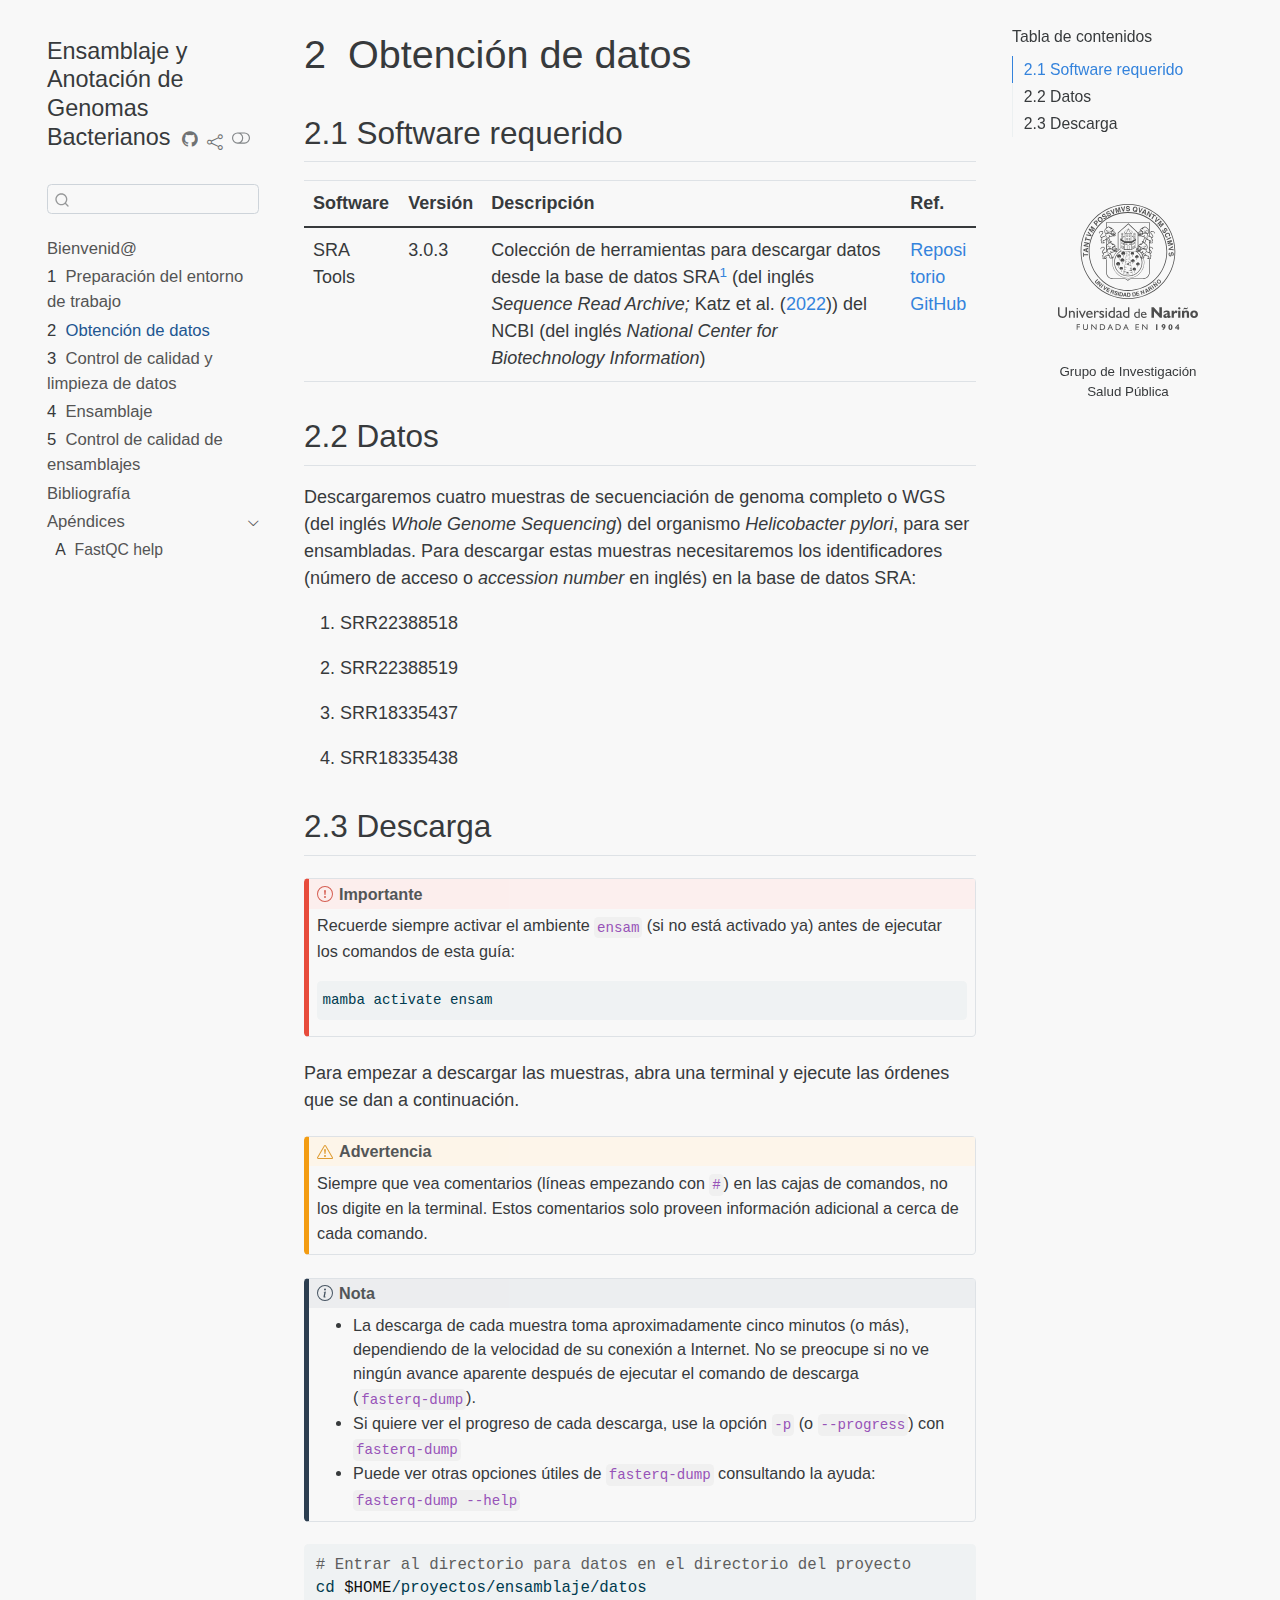
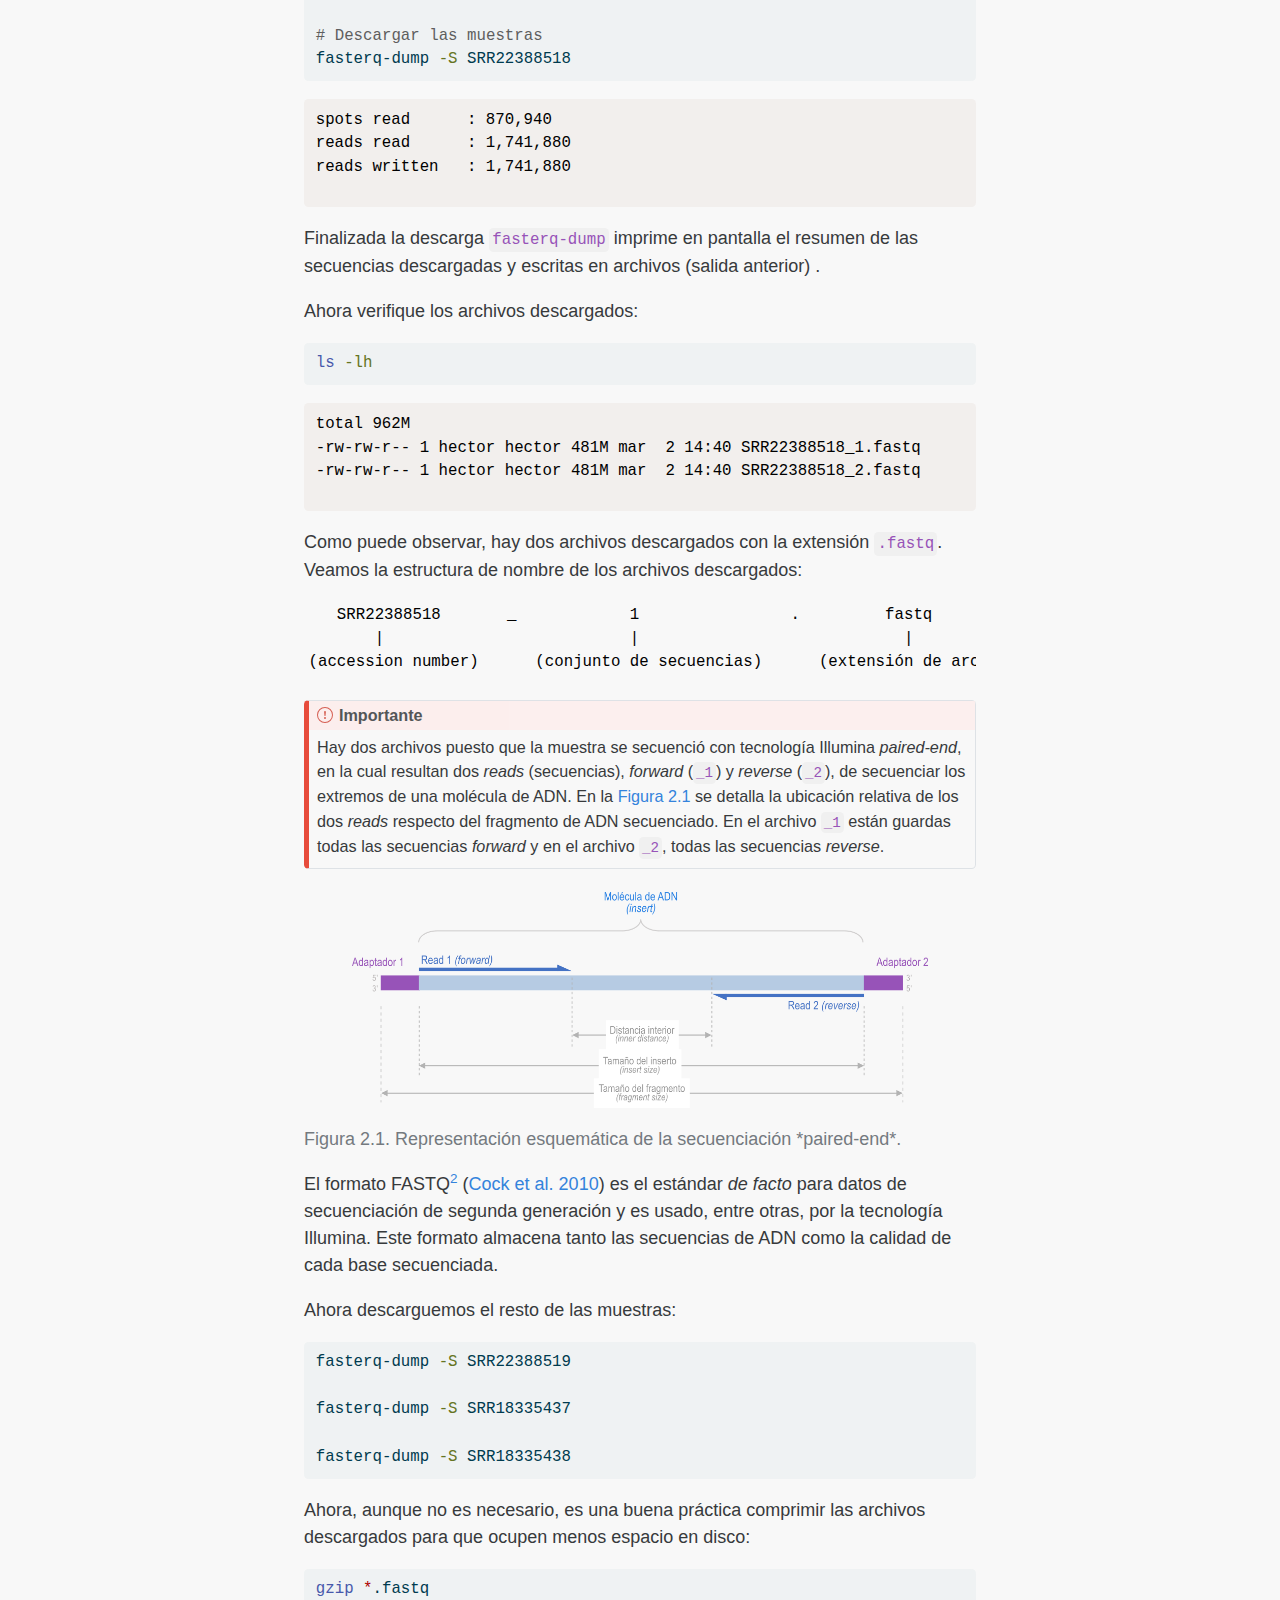
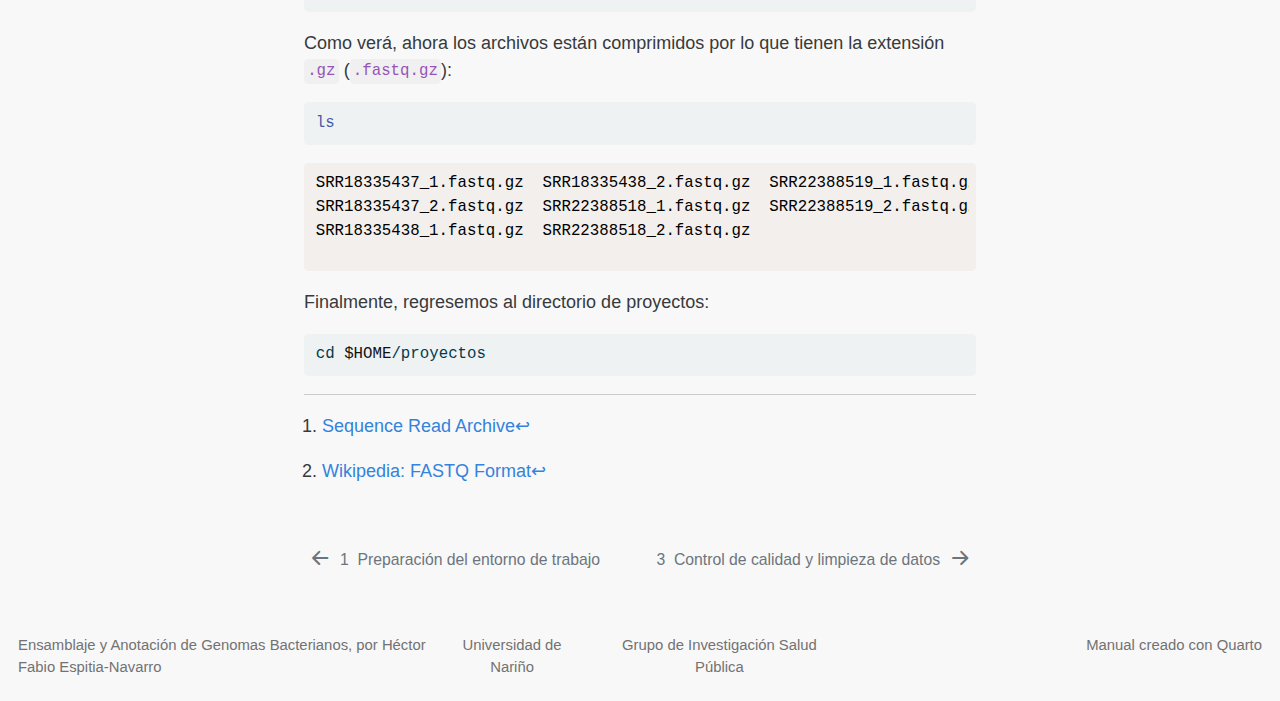
<file: docs/data.html>
<!DOCTYPE html>
<html xmlns="http://www.w3.org/1999/xhtml" lang="es" xml:lang="es"><head>

<meta charset="utf-8">
<meta name="generator" content="quarto-1.3.253">

<meta name="viewport" content="width=device-width, initial-scale=1.0, user-scalable=yes">


<title>Ensamblaje y Anotación de Genomas Bacterianos - 2&nbsp; Obtención de datos</title>
<style>
code{white-space: pre-wrap;}
span.smallcaps{font-variant: small-caps;}
div.columns{display: flex; gap: min(4vw, 1.5em);}
div.column{flex: auto; overflow-x: auto;}
div.hanging-indent{margin-left: 1.5em; text-indent: -1.5em;}
ul.task-list{list-style: none;}
ul.task-list li input[type="checkbox"] {
  width: 0.8em;
  margin: 0 0.8em 0.2em -1em; /* quarto-specific, see https://github.com/quarto-dev/quarto-cli/issues/4556 */ 
  vertical-align: middle;
}
/* CSS for syntax highlighting */
pre > code.sourceCode { white-space: pre; position: relative; }
pre > code.sourceCode > span { display: inline-block; line-height: 1.25; }
pre > code.sourceCode > span:empty { height: 1.2em; }
.sourceCode { overflow: visible; }
code.sourceCode > span { color: inherit; text-decoration: inherit; }
div.sourceCode { margin: 1em 0; }
pre.sourceCode { margin: 0; }
@media screen {
div.sourceCode { overflow: auto; }
}
@media print {
pre > code.sourceCode { white-space: pre-wrap; }
pre > code.sourceCode > span { text-indent: -5em; padding-left: 5em; }
}
pre.numberSource code
  { counter-reset: source-line 0; }
pre.numberSource code > span
  { position: relative; left: -4em; counter-increment: source-line; }
pre.numberSource code > span > a:first-child::before
  { content: counter(source-line);
    position: relative; left: -1em; text-align: right; vertical-align: baseline;
    border: none; display: inline-block;
    -webkit-touch-callout: none; -webkit-user-select: none;
    -khtml-user-select: none; -moz-user-select: none;
    -ms-user-select: none; user-select: none;
    padding: 0 4px; width: 4em;
  }
pre.numberSource { margin-left: 3em;  padding-left: 4px; }
div.sourceCode
  {   }
@media screen {
pre > code.sourceCode > span > a:first-child::before { text-decoration: underline; }
}
/* CSS for citations */
div.csl-bib-body { }
div.csl-entry {
  clear: both;
}
.hanging-indent div.csl-entry {
  margin-left:2em;
  text-indent:-2em;
}
div.csl-left-margin {
  min-width:2em;
  float:left;
}
div.csl-right-inline {
  margin-left:2em;
  padding-left:1em;
}
div.csl-indent {
  margin-left: 2em;
}</style>


<script src="site_libs/quarto-nav/quarto-nav.js"></script>
<script src="site_libs/quarto-nav/headroom.min.js"></script>
<script src="site_libs/clipboard/clipboard.min.js"></script>
<script src="site_libs/quarto-search/autocomplete.umd.js"></script>
<script src="site_libs/quarto-search/fuse.min.js"></script>
<script src="site_libs/quarto-search/quarto-search.js"></script>
<meta name="quarto:offset" content="./">
<link href="./data_qual.html" rel="next">
<link href="./setup.html" rel="prev">
<link href="./assets/images/book.svg" rel="icon" type="image/svg+xml">
<script src="site_libs/quarto-html/quarto.js"></script>
<script src="site_libs/quarto-html/popper.min.js"></script>
<script src="site_libs/quarto-html/tippy.umd.min.js"></script>
<script src="site_libs/quarto-html/anchor.min.js"></script>
<link href="site_libs/quarto-html/tippy.css" rel="stylesheet">
<link href="site_libs/quarto-html/quarto-syntax-highlighting.css" rel="stylesheet" class="quarto-color-scheme" id="quarto-text-highlighting-styles">
<link href="site_libs/quarto-html/quarto-syntax-highlighting-dark.css" rel="prefetch" class="quarto-color-scheme quarto-color-alternate" id="quarto-text-highlighting-styles">
<script src="site_libs/bootstrap/bootstrap.min.js"></script>
<link href="site_libs/bootstrap/bootstrap-icons.css" rel="stylesheet">
<link href="site_libs/bootstrap/bootstrap.min.css" rel="stylesheet" class="quarto-color-scheme" id="quarto-bootstrap" data-mode="light">
<link href="site_libs/bootstrap/bootstrap-dark.min.css" rel="prefetch" class="quarto-color-scheme quarto-color-alternate" id="quarto-bootstrap" data-mode="dark">
<script id="quarto-search-options" type="application/json">{
  "location": "sidebar",
  "copy-button": false,
  "collapse-after": 3,
  "panel-placement": "start",
  "type": "textbox",
  "limit": 20,
  "language": {
    "search-no-results-text": "Sin resultados",
    "search-matching-documents-text": "documentos encontrados",
    "search-copy-link-title": "Copiar el enlace en la búsqueda",
    "search-hide-matches-text": "Ocultar resultados adicionales",
    "search-more-match-text": "resultado adicional en este documento",
    "search-more-matches-text": "resultados adicionales en este documento",
    "search-clear-button-title": "Borrar",
    "search-detached-cancel-button-title": "Cancelar",
    "search-submit-button-title": "Enviar"
  }
}</script>


</head>

<body class="nav-sidebar floating">

<div id="quarto-search-results"></div>
  <header id="quarto-header" class="headroom fixed-top">
  <nav class="quarto-secondary-nav">
    <div class="container-fluid d-flex">
      <button type="button" class="quarto-btn-toggle btn" data-bs-toggle="collapse" data-bs-target="#quarto-sidebar,#quarto-sidebar-glass" aria-controls="quarto-sidebar" aria-expanded="false" aria-label="Alternar barra lateral" onclick="if (window.quartoToggleHeadroom) { window.quartoToggleHeadroom(); }">
        <i class="bi bi-layout-text-sidebar-reverse"></i>
      </button>
      <nav class="quarto-page-breadcrumbs" aria-label="breadcrumb"><ol class="breadcrumb"><li class="breadcrumb-item"><a href="./data.html"><span class="chapter-number">2</span>&nbsp; <span class="chapter-title">Obtención de datos</span></a></li></ol></nav>
      <a class="flex-grow-1" role="button" data-bs-toggle="collapse" data-bs-target="#quarto-sidebar,#quarto-sidebar-glass" aria-controls="quarto-sidebar" aria-expanded="false" aria-label="Alternar barra lateral" onclick="if (window.quartoToggleHeadroom) { window.quartoToggleHeadroom(); }">      
      </a>
      <button type="button" class="btn quarto-search-button" aria-label="Buscar" onclick="window.quartoOpenSearch();">
        <i class="bi bi-search"></i>
      </button>
    </div>
  </nav>
</header>
<!-- content -->
<div id="quarto-content" class="quarto-container page-columns page-rows-contents page-layout-article">
<!-- sidebar -->
  <nav id="quarto-sidebar" class="sidebar collapse collapse-horizontal sidebar-navigation floating overflow-auto">
    <div class="pt-lg-2 mt-2 text-left sidebar-header">
    <div class="sidebar-title mb-0 py-0">
      <a href="./">Ensamblaje y Anotación de Genomas Bacterianos</a> 
        <div class="sidebar-tools-main tools-wide">
    <a href="https://github.com/hspitia/bact-genome-assembly" title="" class="quarto-navigation-tool px-1" aria-label=""><i class="bi bi-github"></i></a>
    <div class="dropdown">
      <a href="" title="Share" id="quarto-navigation-tool-dropdown-0" class="quarto-navigation-tool dropdown-toggle px-1" data-bs-toggle="dropdown" aria-expanded="false" aria-label="Share"><i class="bi bi-share"></i></a>
      <ul class="dropdown-menu" aria-labelledby="quarto-navigation-tool-dropdown-0">
          <li>
            <a class="dropdown-item sidebar-tools-main-item" href="https://twitter.com/intent/tweet?url=|url|">
              <i class="bi bi-bi-twitter pe-1"></i>
            Twitter
            </a>
          </li>
          <li>
            <a class="dropdown-item sidebar-tools-main-item" href="https://www.facebook.com/sharer/sharer.php?u=|url|">
              <i class="bi bi-bi-facebook pe-1"></i>
            Facebook
            </a>
          </li>
          <li>
            <a class="dropdown-item sidebar-tools-main-item" href="https://www.linkedin.com/sharing/share-offsite/?url=|url|">
              <i class="bi bi-bi-linkedin pe-1"></i>
            LinkedIn
            </a>
          </li>
      </ul>
    </div>
  <a href="" class="quarto-color-scheme-toggle quarto-navigation-tool  px-1" onclick="window.quartoToggleColorScheme(); return false;" title="Alternar modo oscuro"><i class="bi"></i></a>
</div>
    </div>
      </div>
        <div class="mt-2 flex-shrink-0 align-items-center">
        <div class="sidebar-search">
        <div id="quarto-search" class="" title="Buscar"></div>
        </div>
        </div>
    <div class="sidebar-menu-container"> 
    <ul class="list-unstyled mt-1">
        <li class="sidebar-item">
  <div class="sidebar-item-container"> 
  <a href="./index.html" class="sidebar-item-text sidebar-link">
 <span class="menu-text">Bienvenid@</span></a>
  </div>
</li>
        <li class="sidebar-item">
  <div class="sidebar-item-container"> 
  <a href="./setup.html" class="sidebar-item-text sidebar-link">
 <span class="menu-text"><span class="chapter-number">1</span>&nbsp; <span class="chapter-title">Preparación del entorno de trabajo</span></span></a>
  </div>
</li>
        <li class="sidebar-item">
  <div class="sidebar-item-container"> 
  <a href="./data.html" class="sidebar-item-text sidebar-link active">
 <span class="menu-text"><span class="chapter-number">2</span>&nbsp; <span class="chapter-title">Obtención de datos</span></span></a>
  </div>
</li>
        <li class="sidebar-item">
  <div class="sidebar-item-container"> 
  <a href="./data_qual.html" class="sidebar-item-text sidebar-link">
 <span class="menu-text"><span class="chapter-number">3</span>&nbsp; <span class="chapter-title">Control de calidad y limpieza de datos</span></span></a>
  </div>
</li>
        <li class="sidebar-item">
  <div class="sidebar-item-container"> 
  <a href="./assembly.html" class="sidebar-item-text sidebar-link">
 <span class="menu-text"><span class="chapter-number">4</span>&nbsp; <span class="chapter-title">Ensamblaje</span></span></a>
  </div>
</li>
        <li class="sidebar-item">
  <div class="sidebar-item-container"> 
  <a href="./assembly_qual.html" class="sidebar-item-text sidebar-link">
 <span class="menu-text"><span class="chapter-number">5</span>&nbsp; <span class="chapter-title">Control de calidad de ensamblajes</span></span></a>
  </div>
</li>
        <li class="sidebar-item">
  <div class="sidebar-item-container"> 
  <a href="./references.html" class="sidebar-item-text sidebar-link">
 <span class="menu-text">Bibliografía</span></a>
  </div>
</li>
        <li class="sidebar-item sidebar-item-section">
      <div class="sidebar-item-container"> 
            <a class="sidebar-item-text sidebar-link text-start" data-bs-toggle="collapse" data-bs-target="#quarto-sidebar-section-1" aria-expanded="true">
 <span class="menu-text">Apéndices</span></a>
          <a class="sidebar-item-toggle text-start" data-bs-toggle="collapse" data-bs-target="#quarto-sidebar-section-1" aria-expanded="true" aria-label="Alternar sección">
            <i class="bi bi-chevron-right ms-2"></i>
          </a> 
      </div>
      <ul id="quarto-sidebar-section-1" class="collapse list-unstyled sidebar-section depth1 show">  
          <li class="sidebar-item">
  <div class="sidebar-item-container"> 
  <a href="./a-fastqc.html" class="sidebar-item-text sidebar-link">
 <span class="menu-text"><span class="chapter-number">A</span>&nbsp; <span class="chapter-title">FastQC help</span></span></a>
  </div>
</li>
      </ul>
  </li>
    </ul>
    </div>
</nav>
<div id="quarto-sidebar-glass" data-bs-toggle="collapse" data-bs-target="#quarto-sidebar,#quarto-sidebar-glass"></div>
<!-- margin-sidebar -->
    <div id="quarto-margin-sidebar" class="sidebar margin-sidebar">
        <nav id="TOC" role="doc-toc" class="toc-active">
    <h2 id="toc-title">Tabla de contenidos</h2>
   
  <ul>
  <li><a href="#software-requerido" id="toc-software-requerido" class="nav-link active" data-scroll-target="#software-requerido"><span class="header-section-number">2.1</span> Software requerido</a></li>
  <li><a href="#datos" id="toc-datos" class="nav-link" data-scroll-target="#datos"><span class="header-section-number">2.2</span> Datos</a></li>
  <li><a href="#descarga" id="toc-descarga" class="nav-link" data-scroll-target="#descarga"><span class="header-section-number">2.3</span> Descarga</a></li>
  </ul>
</nav>
    <div class="quarto-margin-footer"><div class="margin-footer-item">
<div class="margin-logo">
<div id="margin-cild" class="margin-child">
<p><a href="https://scienti.minciencias.gov.co/gruplac/jsp/visualiza/visualizagr.jsp?nro=00000000008168">Grupo de Investigación<br>Salud Pública</a></p>
</div>
</div>
</div></div></div>
<!-- main -->
<main class="content" id="quarto-document-content">

<header id="title-block-header" class="quarto-title-block default">
<div class="quarto-title">
<h1 class="title"><span class="chapter-number">2</span>&nbsp; <span class="chapter-title">Obtención de datos</span></h1>
</div>



<div class="quarto-title-meta">

    
  
    
  </div>
  

</header>

<section id="software-requerido" class="level2" data-number="2.1">
<h2 data-number="2.1" class="anchored" data-anchor-id="software-requerido"><span class="header-section-number">2.1</span> Software requerido</h2>
<table class="table">
<thead>
<tr class="header">
<th>Software</th>
<th>Versión</th>
<th>Descripción</th>
<th>Ref.</th>
</tr>
</thead>
<tbody>
<tr class="odd">
<td>SRA Tools</td>
<td>3.0.3</td>
<td>Colección de herramientas para descargar datos desde la base de datos SRA<a href="#fn1" class="footnote-ref" id="fnref1" role="doc-noteref"><sup>1</sup></a> (del inglés <em>Sequence Read Archive;</em> <span class="citation" data-cites="katz2022">Katz et&nbsp;al. (<a href="references.html#ref-katz2022" role="doc-biblioref">2022</a>)</span>) del NCBI (del inglés <em>National Center for Biotechnology Information</em>)</td>
<td><a href="https://github.com/ncbi/sra-tools">Repositorio GitHub</a></td>
</tr>
</tbody>
</table>
</section>
<section id="datos" class="level2" data-number="2.2">
<h2 data-number="2.2" class="anchored" data-anchor-id="datos"><span class="header-section-number">2.2</span> Datos</h2>
<p>Descargaremos cuatro muestras de secuenciación de genoma completo o WGS (del inglés <em>Whole Genome Sequencing</em>) del organismo <em>Helicobacter</em> <em>pylori</em>, para ser ensambladas. Para descargar estas muestras necesitaremos los identificadores (número de acceso o <em>accession number</em> en inglés) en la base de datos SRA:</p>
<ol type="1">
<li><p>SRR22388518</p></li>
<li><p>SRR22388519</p></li>
<li><p>SRR18335437</p></li>
<li><p>SRR18335438</p></li>
</ol>
</section>
<section id="descarga" class="level2" data-number="2.3">
<h2 data-number="2.3" class="anchored" data-anchor-id="descarga"><span class="header-section-number">2.3</span> Descarga</h2>
<div class="callout callout-style-default callout-important callout-titled">
<div class="callout-header d-flex align-content-center">
<div class="callout-icon-container">
<i class="callout-icon"></i>
</div>
<div class="callout-title-container flex-fill">
Importante
</div>
</div>
<div class="callout-body-container callout-body">
<p>Recuerde siempre activar el ambiente <code>ensam</code> (si no está activado ya) antes de ejecutar los comandos de esta guía:</p>
<div class="cell">
<div class="sourceCode cell-code" id="cb1"><pre class="sourceCode bash code-with-copy"><code class="sourceCode bash"><span id="cb1-1"><a href="#cb1-1" aria-hidden="true" tabindex="-1"></a><span class="ex">mamba</span> activate ensam</span></code><button title="Copiar al portapapeles" class="code-copy-button"><i class="bi"></i></button></pre></div>
</div>
</div>
</div>
<p>Para empezar a descargar las muestras, abra una terminal y ejecute las órdenes que se dan a continuación.</p>
<div class="callout callout-style-default callout-warning callout-titled">
<div class="callout-header d-flex align-content-center">
<div class="callout-icon-container">
<i class="callout-icon"></i>
</div>
<div class="callout-title-container flex-fill">
Advertencia
</div>
</div>
<div class="callout-body-container callout-body">
<p>Siempre que vea comentarios (líneas empezando con <code>#</code>) en las cajas de comandos, no los digite en la terminal. Estos comentarios solo proveen información adicional a cerca de cada comando.</p>
</div>
</div>
<div class="callout callout-style-default callout-note callout-titled">
<div class="callout-header d-flex align-content-center">
<div class="callout-icon-container">
<i class="callout-icon"></i>
</div>
<div class="callout-title-container flex-fill">
Nota
</div>
</div>
<div class="callout-body-container callout-body">
<ul>
<li>La descarga de cada muestra toma aproximadamente cinco minutos (o más), dependiendo de la velocidad de su conexión a Internet. No se preocupe si no ve ningún avance aparente después de ejecutar el comando de descarga (<code>fasterq-dump</code>).</li>
<li>Si quiere ver el progreso de cada descarga, use la opción <code>-p</code> (o <code>--progress</code>) con <code>fasterq-dump</code></li>
<li>Puede ver otras opciones útiles de <code>fasterq-dump</code> consultando la ayuda: <code>fasterq-dump --help</code></li>
</ul>
</div>
</div>
<div class="cell">
<div class="sourceCode cell-code" id="cb2"><pre class="sourceCode bash code-with-copy"><code class="sourceCode bash"><span id="cb2-1"><a href="#cb2-1" aria-hidden="true" tabindex="-1"></a><span class="co"># Entrar al directorio para datos en el directorio del proyecto</span></span>
<span id="cb2-2"><a href="#cb2-2" aria-hidden="true" tabindex="-1"></a><span class="bu">cd</span> <span class="va">$HOME</span>/proyectos/ensamblaje/datos</span>
<span id="cb2-3"><a href="#cb2-3" aria-hidden="true" tabindex="-1"></a></span>
<span id="cb2-4"><a href="#cb2-4" aria-hidden="true" tabindex="-1"></a><span class="co"># Descargar las muestras</span></span>
<span id="cb2-5"><a href="#cb2-5" aria-hidden="true" tabindex="-1"></a><span class="ex">fasterq-dump</span> <span class="at">-S</span> SRR22388518</span></code><button title="Copiar al portapapeles" class="code-copy-button"><i class="bi"></i></button></pre></div>
</div>
<div class="cell">
<div class="cell-output cell-output-stdout">
<pre><code>spots read      : 870,940
reads read      : 1,741,880
reads written   : 1,741,880</code></pre>
</div>
</div>
<p>Finalizada la descarga <code>fasterq-dump</code> imprime en pantalla el resumen de las secuencias descargadas y escritas en archivos (salida anterior) .</p>
<p>Ahora verifique los archivos descargados:</p>
<div class="cell">
<div class="sourceCode cell-code" id="cb4"><pre class="sourceCode bash code-with-copy"><code class="sourceCode bash"><span id="cb4-1"><a href="#cb4-1" aria-hidden="true" tabindex="-1"></a><span class="fu">ls</span> <span class="at">-lh</span></span></code><button title="Copiar al portapapeles" class="code-copy-button"><i class="bi"></i></button></pre></div>
</div>
<div class="cell">
<div class="cell-output cell-output-stdout">
<pre><code>total 962M
-rw-rw-r-- 1 hector hector 481M mar  2 14:40 SRR22388518_1.fastq
-rw-rw-r-- 1 hector hector 481M mar  2 14:40 SRR22388518_2.fastq</code></pre>
</div>
</div>
<div style="page-break-after: always;"></div>
<p>Como puede observar, hay dos archivos descargados con la extensión <code>.fastq</code>. Veamos la estructura de nombre de los archivos descargados:</p>
<pre><code>   SRR22388518       _            1                .         fastq
       |                          |                            |
(accession number)      (conjunto de secuencias)      (extensión de archivo)</code></pre>
<div class="callout callout-style-default callout-important callout-titled">
<div class="callout-header d-flex align-content-center">
<div class="callout-icon-container">
<i class="callout-icon"></i>
</div>
<div class="callout-title-container flex-fill">
Importante
</div>
</div>
<div class="callout-body-container callout-body">
<p>Hay dos archivos puesto que la muestra se secuenció con tecnología Illumina <em>paired-end</em>, en la cual resultan dos <em>reads</em> (secuencias), <em>forward</em> (<code>_1</code>) y <em>reverse</em> (<code>_2</code>), de secuenciar los extremos de una molécula de ADN. En la <a href="#fig-paired-end">Figura&nbsp;<span>2.1</span></a> se detalla la ubicación relativa de los dos <em>reads</em> respecto del fragmento de ADN secuenciado. En el archivo <code>_1</code> están guardas todas las secuencias <em>forward</em> y en el archivo <code>_2</code>, todas las secuencias <em>reverse</em>.</p>
</div>
</div>
<div id="fig-paired-end" class="quarto-figure quarto-figure-center anchored">
<figure class="figure">
<p><img src="assets/images/paired-end_schematic.png" class="img-fluid figure-img" style="width:6in"></p>
<p></p><figcaption class="figure-caption">Figura&nbsp;2.1. Representación esquemática de la secuenciación *paired-end*.</figcaption><p></p>
</figure>
</div>
<p>El formato FASTQ<a href="#fn2" class="footnote-ref" id="fnref2" role="doc-noteref"><sup>2</sup></a> <span class="citation" data-cites="cock2010">(<a href="references.html#ref-cock2010" role="doc-biblioref">Cock et&nbsp;al. 2010</a>)</span> es el estándar <em>de facto</em> para datos de secuenciación de segunda generación y es usado, entre otras, por la tecnología Illumina. Este formato almacena tanto las secuencias de ADN como la calidad de cada base secuenciada.</p>
<p>Ahora descarguemos el resto de las muestras:</p>
<div class="cell">
<div class="sourceCode cell-code" id="cb7"><pre class="sourceCode bash code-with-copy"><code class="sourceCode bash"><span id="cb7-1"><a href="#cb7-1" aria-hidden="true" tabindex="-1"></a><span class="ex">fasterq-dump</span> <span class="at">-S</span> SRR22388519</span>
<span id="cb7-2"><a href="#cb7-2" aria-hidden="true" tabindex="-1"></a></span>
<span id="cb7-3"><a href="#cb7-3" aria-hidden="true" tabindex="-1"></a><span class="ex">fasterq-dump</span> <span class="at">-S</span> SRR18335437</span>
<span id="cb7-4"><a href="#cb7-4" aria-hidden="true" tabindex="-1"></a></span>
<span id="cb7-5"><a href="#cb7-5" aria-hidden="true" tabindex="-1"></a><span class="ex">fasterq-dump</span> <span class="at">-S</span> SRR18335438</span></code><button title="Copiar al portapapeles" class="code-copy-button"><i class="bi"></i></button></pre></div>
</div>
<p>Ahora, aunque no es necesario, es una buena práctica comprimir las archivos descargados para que ocupen menos espacio en disco:</p>
<div class="cell">
<div class="sourceCode cell-code" id="cb8"><pre class="sourceCode bash code-with-copy"><code class="sourceCode bash"><span id="cb8-1"><a href="#cb8-1" aria-hidden="true" tabindex="-1"></a><span class="fu">gzip</span> <span class="pp">*</span>.fastq</span></code><button title="Copiar al portapapeles" class="code-copy-button"><i class="bi"></i></button></pre></div>
</div>
<p>Como verá, ahora los archivos están comprimidos por lo que tienen la extensión <code>.gz</code> (<code>.fastq.gz</code>):</p>
<div class="cell">
<div class="sourceCode cell-code" id="cb9"><pre class="sourceCode bash code-with-copy"><code class="sourceCode bash"><span id="cb9-1"><a href="#cb9-1" aria-hidden="true" tabindex="-1"></a><span class="fu">ls</span></span></code><button title="Copiar al portapapeles" class="code-copy-button"><i class="bi"></i></button></pre></div>
</div>
<div class="cell">
<div class="cell-output cell-output-stdout">
<pre><code>SRR18335437_1.fastq.gz  SRR18335438_2.fastq.gz  SRR22388519_1.fastq.gz
SRR18335437_2.fastq.gz  SRR22388518_1.fastq.gz  SRR22388519_2.fastq.gz
SRR18335438_1.fastq.gz  SRR22388518_2.fastq.gz</code></pre>
</div>
</div>
<p>Finalmente, regresemos al directorio de proyectos:</p>
<div class="cell">
<div class="sourceCode cell-code" id="cb11"><pre class="sourceCode bash code-with-copy"><code class="sourceCode bash"><span id="cb11-1"><a href="#cb11-1" aria-hidden="true" tabindex="-1"></a><span class="bu">cd</span> <span class="va">$HOME</span>/proyectos</span></code><button title="Copiar al portapapeles" class="code-copy-button"><i class="bi"></i></button></pre></div>
</div>


<div id="refs" class="references csl-bib-body hanging-indent" role="list" style="display: none">
<div id="ref-cock2010" class="csl-entry" role="listitem">
Cock, Peter J. A., Christopher J. Fields, Naohisa Goto, Michael L. Heuer, y Peter M. Rice. 2010. <span>«The Sanger FASTQ file format for sequences with quality scores, and the Solexa/Illumina FASTQ variants»</span>. <em>Nucleic Acids Research</em> 38 (6): 1767-71. <a href="https://doi.org/10.1093/nar/gkp1137">https://doi.org/10.1093/nar/gkp1137</a>.
</div>
<div id="ref-katz2022" class="csl-entry" role="listitem">
Katz, Kenneth, Oleg Shutov, Richard Lapoint, Michael Kimelman, J&nbsp;Rodney Brister, y Christopher O’Sullivan. 2022. <span>«The Sequence Read Archive: a decade more of explosive growth»</span>. <em>Nucleic Acids Research</em> 50 (D1): D387-90. <a href="https://doi.org/10.1093/nar/gkab1053">https://doi.org/10.1093/nar/gkab1053</a>.
</div>
</div>
</section>
<section id="footnotes" class="footnotes footnotes-end-of-document" role="doc-endnotes">
<hr>
<ol>
<li id="fn1"><p><a href="https://www.ncbi.nlm.nih.gov/sra">Sequence Read Archive</a><a href="#fnref1" class="footnote-back" role="doc-backlink">↩︎</a></p></li>
<li id="fn2"><p><a href="https://en.wikipedia.org/wiki/FASTQ_format">Wikipedia: FASTQ Format</a><a href="#fnref2" class="footnote-back" role="doc-backlink">↩︎</a></p></li>
</ol>
</section>

</main> <!-- /main -->
<script id="quarto-html-after-body" type="application/javascript">
window.document.addEventListener("DOMContentLoaded", function (event) {
  const toggleBodyColorMode = (bsSheetEl) => {
    const mode = bsSheetEl.getAttribute("data-mode");
    const bodyEl = window.document.querySelector("body");
    if (mode === "dark") {
      bodyEl.classList.add("quarto-dark");
      bodyEl.classList.remove("quarto-light");
    } else {
      bodyEl.classList.add("quarto-light");
      bodyEl.classList.remove("quarto-dark");
    }
  }
  const toggleBodyColorPrimary = () => {
    const bsSheetEl = window.document.querySelector("link#quarto-bootstrap");
    if (bsSheetEl) {
      toggleBodyColorMode(bsSheetEl);
    }
  }
  toggleBodyColorPrimary();  
  const disableStylesheet = (stylesheets) => {
    for (let i=0; i < stylesheets.length; i++) {
      const stylesheet = stylesheets[i];
      stylesheet.rel = 'prefetch';
    }
  }
  const enableStylesheet = (stylesheets) => {
    for (let i=0; i < stylesheets.length; i++) {
      const stylesheet = stylesheets[i];
      stylesheet.rel = 'stylesheet';
    }
  }
  const manageTransitions = (selector, allowTransitions) => {
    const els = window.document.querySelectorAll(selector);
    for (let i=0; i < els.length; i++) {
      const el = els[i];
      if (allowTransitions) {
        el.classList.remove('notransition');
      } else {
        el.classList.add('notransition');
      }
    }
  }
  const toggleColorMode = (alternate) => {
    // Switch the stylesheets
    const alternateStylesheets = window.document.querySelectorAll('link.quarto-color-scheme.quarto-color-alternate');
    manageTransitions('#quarto-margin-sidebar .nav-link', false);
    if (alternate) {
      enableStylesheet(alternateStylesheets);
      for (const sheetNode of alternateStylesheets) {
        if (sheetNode.id === "quarto-bootstrap") {
          toggleBodyColorMode(sheetNode);
        }
      }
    } else {
      disableStylesheet(alternateStylesheets);
      toggleBodyColorPrimary();
    }
    manageTransitions('#quarto-margin-sidebar .nav-link', true);
    // Switch the toggles
    const toggles = window.document.querySelectorAll('.quarto-color-scheme-toggle');
    for (let i=0; i < toggles.length; i++) {
      const toggle = toggles[i];
      if (toggle) {
        if (alternate) {
          toggle.classList.add("alternate");     
        } else {
          toggle.classList.remove("alternate");
        }
      }
    }
    // Hack to workaround the fact that safari doesn't
    // properly recolor the scrollbar when toggling (#1455)
    if (navigator.userAgent.indexOf('Safari') > 0 && navigator.userAgent.indexOf('Chrome') == -1) {
      manageTransitions("body", false);
      window.scrollTo(0, 1);
      setTimeout(() => {
        window.scrollTo(0, 0);
        manageTransitions("body", true);
      }, 40);  
    }
  }
  const isFileUrl = () => { 
    return window.location.protocol === 'file:';
  }
  const hasAlternateSentinel = () => {  
    let styleSentinel = getColorSchemeSentinel();
    if (styleSentinel !== null) {
      return styleSentinel === "alternate";
    } else {
      return false;
    }
  }
  const setStyleSentinel = (alternate) => {
    const value = alternate ? "alternate" : "default";
    if (!isFileUrl()) {
      window.localStorage.setItem("quarto-color-scheme", value);
    } else {
      localAlternateSentinel = value;
    }
  }
  const getColorSchemeSentinel = () => {
    if (!isFileUrl()) {
      const storageValue = window.localStorage.getItem("quarto-color-scheme");
      return storageValue != null ? storageValue : localAlternateSentinel;
    } else {
      return localAlternateSentinel;
    }
  }
  let localAlternateSentinel = 'default';
  // Dark / light mode switch
  window.quartoToggleColorScheme = () => {
    // Read the current dark / light value 
    let toAlternate = !hasAlternateSentinel();
    toggleColorMode(toAlternate);
    setStyleSentinel(toAlternate);
  };
  // Ensure there is a toggle, if there isn't float one in the top right
  if (window.document.querySelector('.quarto-color-scheme-toggle') === null) {
    const a = window.document.createElement('a');
    a.classList.add('top-right');
    a.classList.add('quarto-color-scheme-toggle');
    a.href = "";
    a.onclick = function() { try { window.quartoToggleColorScheme(); } catch {} return false; };
    const i = window.document.createElement("i");
    i.classList.add('bi');
    a.appendChild(i);
    window.document.body.appendChild(a);
  }
  // Switch to dark mode if need be
  if (hasAlternateSentinel()) {
    toggleColorMode(true);
  } else {
    toggleColorMode(false);
  }
  const icon = "";
  const anchorJS = new window.AnchorJS();
  anchorJS.options = {
    placement: 'right',
    icon: icon
  };
  anchorJS.add('.anchored');
  const isCodeAnnotation = (el) => {
    for (const clz of el.classList) {
      if (clz.startsWith('code-annotation-')) {                     
        return true;
      }
    }
    return false;
  }
  const clipboard = new window.ClipboardJS('.code-copy-button', {
    text: function(trigger) {
      const codeEl = trigger.previousElementSibling.cloneNode(true);
      for (const childEl of codeEl.children) {
        if (isCodeAnnotation(childEl)) {
          childEl.remove();
        }
      }
      return codeEl.innerText;
    }
  });
  clipboard.on('success', function(e) {
    // button target
    const button = e.trigger;
    // don't keep focus
    button.blur();
    // flash "checked"
    button.classList.add('code-copy-button-checked');
    var currentTitle = button.getAttribute("title");
    button.setAttribute("title", "Copiado");
    let tooltip;
    if (window.bootstrap) {
      button.setAttribute("data-bs-toggle", "tooltip");
      button.setAttribute("data-bs-placement", "left");
      button.setAttribute("data-bs-title", "Copiado");
      tooltip = new bootstrap.Tooltip(button, 
        { trigger: "manual", 
          customClass: "code-copy-button-tooltip",
          offset: [0, -8]});
      tooltip.show();    
    }
    setTimeout(function() {
      if (tooltip) {
        tooltip.hide();
        button.removeAttribute("data-bs-title");
        button.removeAttribute("data-bs-toggle");
        button.removeAttribute("data-bs-placement");
      }
      button.setAttribute("title", currentTitle);
      button.classList.remove('code-copy-button-checked');
    }, 1000);
    // clear code selection
    e.clearSelection();
  });
  function tippyHover(el, contentFn) {
    const config = {
      allowHTML: true,
      content: contentFn,
      maxWidth: 500,
      delay: 100,
      arrow: false,
      appendTo: function(el) {
          return el.parentElement;
      },
      interactive: true,
      interactiveBorder: 10,
      theme: 'quarto',
      placement: 'bottom-start'
    };
    window.tippy(el, config); 
  }
  const noterefs = window.document.querySelectorAll('a[role="doc-noteref"]');
  for (var i=0; i<noterefs.length; i++) {
    const ref = noterefs[i];
    tippyHover(ref, function() {
      // use id or data attribute instead here
      let href = ref.getAttribute('data-footnote-href') || ref.getAttribute('href');
      try { href = new URL(href).hash; } catch {}
      const id = href.replace(/^#\/?/, "");
      const note = window.document.getElementById(id);
      return note.innerHTML;
    });
  }
      let selectedAnnoteEl;
      const selectorForAnnotation = ( cell, annotation) => {
        let cellAttr = 'data-code-cell="' + cell + '"';
        let lineAttr = 'data-code-annotation="' +  annotation + '"';
        const selector = 'span[' + cellAttr + '][' + lineAttr + ']';
        return selector;
      }
      const selectCodeLines = (annoteEl) => {
        const doc = window.document;
        const targetCell = annoteEl.getAttribute("data-target-cell");
        const targetAnnotation = annoteEl.getAttribute("data-target-annotation");
        const annoteSpan = window.document.querySelector(selectorForAnnotation(targetCell, targetAnnotation));
        const lines = annoteSpan.getAttribute("data-code-lines").split(",");
        const lineIds = lines.map((line) => {
          return targetCell + "-" + line;
        })
        let top = null;
        let height = null;
        let parent = null;
        if (lineIds.length > 0) {
            //compute the position of the single el (top and bottom and make a div)
            const el = window.document.getElementById(lineIds[0]);
            top = el.offsetTop;
            height = el.offsetHeight;
            parent = el.parentElement.parentElement;
          if (lineIds.length > 1) {
            const lastEl = window.document.getElementById(lineIds[lineIds.length - 1]);
            const bottom = lastEl.offsetTop + lastEl.offsetHeight;
            height = bottom - top;
          }
          if (top !== null && height !== null && parent !== null) {
            // cook up a div (if necessary) and position it 
            let div = window.document.getElementById("code-annotation-line-highlight");
            if (div === null) {
              div = window.document.createElement("div");
              div.setAttribute("id", "code-annotation-line-highlight");
              div.style.position = 'absolute';
              parent.appendChild(div);
            }
            div.style.top = top - 2 + "px";
            div.style.height = height + 4 + "px";
            let gutterDiv = window.document.getElementById("code-annotation-line-highlight-gutter");
            if (gutterDiv === null) {
              gutterDiv = window.document.createElement("div");
              gutterDiv.setAttribute("id", "code-annotation-line-highlight-gutter");
              gutterDiv.style.position = 'absolute';
              const codeCell = window.document.getElementById(targetCell);
              const gutter = codeCell.querySelector('.code-annotation-gutter');
              gutter.appendChild(gutterDiv);
            }
            gutterDiv.style.top = top - 2 + "px";
            gutterDiv.style.height = height + 4 + "px";
          }
          selectedAnnoteEl = annoteEl;
        }
      };
      const unselectCodeLines = () => {
        const elementsIds = ["code-annotation-line-highlight", "code-annotation-line-highlight-gutter"];
        elementsIds.forEach((elId) => {
          const div = window.document.getElementById(elId);
          if (div) {
            div.remove();
          }
        });
        selectedAnnoteEl = undefined;
      };
      // Attach click handler to the DT
      const annoteDls = window.document.querySelectorAll('dt[data-target-cell]');
      for (const annoteDlNode of annoteDls) {
        annoteDlNode.addEventListener('click', (event) => {
          const clickedEl = event.target;
          if (clickedEl !== selectedAnnoteEl) {
            unselectCodeLines();
            const activeEl = window.document.querySelector('dt[data-target-cell].code-annotation-active');
            if (activeEl) {
              activeEl.classList.remove('code-annotation-active');
            }
            selectCodeLines(clickedEl);
            clickedEl.classList.add('code-annotation-active');
          } else {
            // Unselect the line
            unselectCodeLines();
            clickedEl.classList.remove('code-annotation-active');
          }
        });
      }
  const findCites = (el) => {
    const parentEl = el.parentElement;
    if (parentEl) {
      const cites = parentEl.dataset.cites;
      if (cites) {
        return {
          el,
          cites: cites.split(' ')
        };
      } else {
        return findCites(el.parentElement)
      }
    } else {
      return undefined;
    }
  };
  var bibliorefs = window.document.querySelectorAll('a[role="doc-biblioref"]');
  for (var i=0; i<bibliorefs.length; i++) {
    const ref = bibliorefs[i];
    const citeInfo = findCites(ref);
    if (citeInfo) {
      tippyHover(citeInfo.el, function() {
        var popup = window.document.createElement('div');
        citeInfo.cites.forEach(function(cite) {
          var citeDiv = window.document.createElement('div');
          citeDiv.classList.add('hanging-indent');
          citeDiv.classList.add('csl-entry');
          var biblioDiv = window.document.getElementById('ref-' + cite);
          if (biblioDiv) {
            citeDiv.innerHTML = biblioDiv.innerHTML;
          }
          popup.appendChild(citeDiv);
        });
        return popup.innerHTML;
      });
    }
  }
});
</script>
<nav class="page-navigation">
  <div class="nav-page nav-page-previous">
      <a href="./setup.html" class="pagination-link">
        <i class="bi bi-arrow-left-short"></i> <span class="nav-page-text"><span class="chapter-number">1</span>&nbsp; <span class="chapter-title">Preparación del entorno de trabajo</span></span>
      </a>          
  </div>
  <div class="nav-page nav-page-next">
      <a href="./data_qual.html" class="pagination-link">
        <span class="nav-page-text"><span class="chapter-number">3</span>&nbsp; <span class="chapter-title">Control de calidad y limpieza de datos</span></span> <i class="bi bi-arrow-right-short"></i>
      </a>
  </div>
</nav>
</div> <!-- /content -->
<footer class="footer">
  <div class="nav-footer">
    <div class="nav-footer-left">Ensamblaje y Anotación de Genomas Bacterianos, por <a href="https://www.linkedin.com/in/hespitianavarro/">Héctor Fabio Espitia-Navarro</a></div>   
    <div class="nav-footer-center">
      <ul class="footer-items list-unstyled">
    <li class="nav-item">
    <a class="nav-link" href="https://www.udenar.edu.co/">Universidad de Nariño</a>
  </li>  
    <li class="nav-item">
    <a class="nav-link" href="https://scienti.minciencias.gov.co/gruplac/jsp/visualiza/visualizagr.jsp?nro=00000000008168">Grupo de Investigación Salud Pública</a>
  </li>  
</ul>
    </div>
    <div class="nav-footer-right">Manual creado con <a href="https://quarto.org/">Quarto</a></div>
  </div>
</footer>



</body></html>
</file>
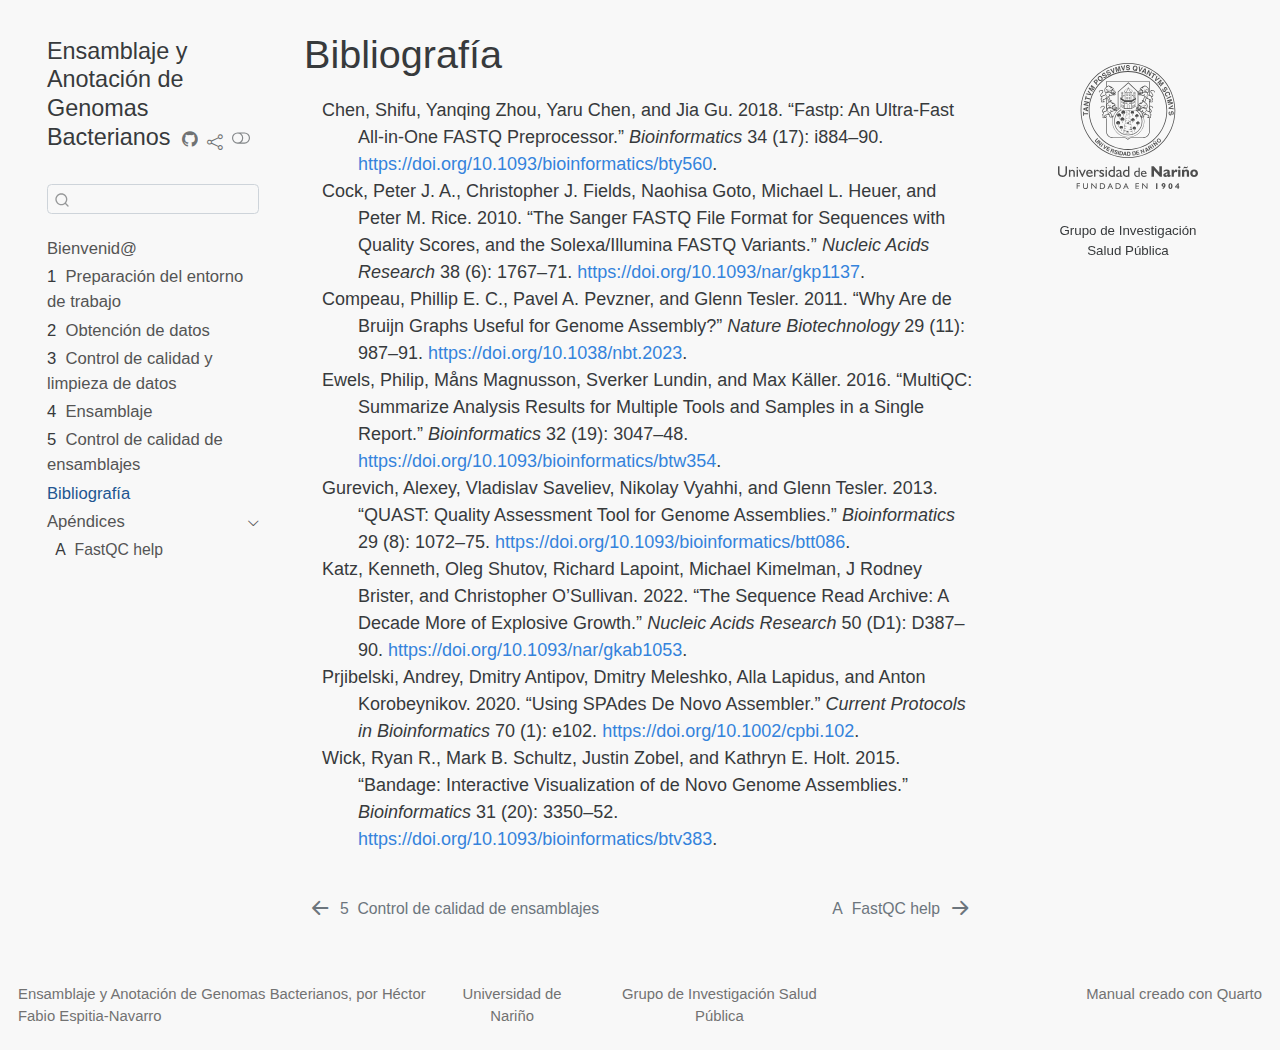
<file: docs/references.html>
<!DOCTYPE html>
<html xmlns="http://www.w3.org/1999/xhtml" lang="es" xml:lang="es"><head>

<meta charset="utf-8">
<meta name="generator" content="quarto-1.3.253">

<meta name="viewport" content="width=device-width, initial-scale=1.0, user-scalable=yes">


<title>Ensamblaje y Anotación de Genomas Bacterianos - Bibliografía</title>
<style>
code{white-space: pre-wrap;}
span.smallcaps{font-variant: small-caps;}
div.columns{display: flex; gap: min(4vw, 1.5em);}
div.column{flex: auto; overflow-x: auto;}
div.hanging-indent{margin-left: 1.5em; text-indent: -1.5em;}
ul.task-list{list-style: none;}
ul.task-list li input[type="checkbox"] {
  width: 0.8em;
  margin: 0 0.8em 0.2em -1em; /* quarto-specific, see https://github.com/quarto-dev/quarto-cli/issues/4556 */ 
  vertical-align: middle;
}
/* CSS for citations */
div.csl-bib-body { }
div.csl-entry {
  clear: both;
}
.hanging-indent div.csl-entry {
  margin-left:2em;
  text-indent:-2em;
}
div.csl-left-margin {
  min-width:2em;
  float:left;
}
div.csl-right-inline {
  margin-left:2em;
  padding-left:1em;
}
div.csl-indent {
  margin-left: 2em;
}</style>


<script src="site_libs/quarto-nav/quarto-nav.js"></script>
<script src="site_libs/quarto-nav/headroom.min.js"></script>
<script src="site_libs/clipboard/clipboard.min.js"></script>
<script src="site_libs/quarto-search/autocomplete.umd.js"></script>
<script src="site_libs/quarto-search/fuse.min.js"></script>
<script src="site_libs/quarto-search/quarto-search.js"></script>
<meta name="quarto:offset" content="./">
<link href="./a-fastqc.html" rel="next">
<link href="./assembly_qual.html" rel="prev">
<link href="./assets/images/book.svg" rel="icon" type="image/svg+xml">
<script src="site_libs/quarto-html/quarto.js"></script>
<script src="site_libs/quarto-html/popper.min.js"></script>
<script src="site_libs/quarto-html/tippy.umd.min.js"></script>
<script src="site_libs/quarto-html/anchor.min.js"></script>
<link href="site_libs/quarto-html/tippy.css" rel="stylesheet">
<link href="site_libs/quarto-html/quarto-syntax-highlighting.css" rel="stylesheet" class="quarto-color-scheme" id="quarto-text-highlighting-styles">
<link href="site_libs/quarto-html/quarto-syntax-highlighting-dark.css" rel="prefetch" class="quarto-color-scheme quarto-color-alternate" id="quarto-text-highlighting-styles">
<script src="site_libs/bootstrap/bootstrap.min.js"></script>
<link href="site_libs/bootstrap/bootstrap-icons.css" rel="stylesheet">
<link href="site_libs/bootstrap/bootstrap.min.css" rel="stylesheet" class="quarto-color-scheme" id="quarto-bootstrap" data-mode="light">
<link href="site_libs/bootstrap/bootstrap-dark.min.css" rel="prefetch" class="quarto-color-scheme quarto-color-alternate" id="quarto-bootstrap" data-mode="dark">
<script id="quarto-search-options" type="application/json">{
  "location": "sidebar",
  "copy-button": false,
  "collapse-after": 3,
  "panel-placement": "start",
  "type": "textbox",
  "limit": 20,
  "language": {
    "search-no-results-text": "Sin resultados",
    "search-matching-documents-text": "documentos encontrados",
    "search-copy-link-title": "Copiar el enlace en la búsqueda",
    "search-hide-matches-text": "Ocultar resultados adicionales",
    "search-more-match-text": "resultado adicional en este documento",
    "search-more-matches-text": "resultados adicionales en este documento",
    "search-clear-button-title": "Borrar",
    "search-detached-cancel-button-title": "Cancelar",
    "search-submit-button-title": "Enviar"
  }
}</script>


</head>

<body class="nav-sidebar floating">

<div id="quarto-search-results"></div>
  <header id="quarto-header" class="headroom fixed-top">
  <nav class="quarto-secondary-nav">
    <div class="container-fluid d-flex">
      <button type="button" class="quarto-btn-toggle btn" data-bs-toggle="collapse" data-bs-target="#quarto-sidebar,#quarto-sidebar-glass" aria-controls="quarto-sidebar" aria-expanded="false" aria-label="Alternar barra lateral" onclick="if (window.quartoToggleHeadroom) { window.quartoToggleHeadroom(); }">
        <i class="bi bi-layout-text-sidebar-reverse"></i>
      </button>
      <nav class="quarto-page-breadcrumbs" aria-label="breadcrumb"><ol class="breadcrumb"><li class="breadcrumb-item"><a href="./references.html">Bibliografía</a></li></ol></nav>
      <a class="flex-grow-1" role="button" data-bs-toggle="collapse" data-bs-target="#quarto-sidebar,#quarto-sidebar-glass" aria-controls="quarto-sidebar" aria-expanded="false" aria-label="Alternar barra lateral" onclick="if (window.quartoToggleHeadroom) { window.quartoToggleHeadroom(); }">      
      </a>
      <button type="button" class="btn quarto-search-button" aria-label="Buscar" onclick="window.quartoOpenSearch();">
        <i class="bi bi-search"></i>
      </button>
    </div>
  </nav>
</header>
<!-- content -->
<div id="quarto-content" class="quarto-container page-columns page-rows-contents page-layout-article">
<!-- sidebar -->
  <nav id="quarto-sidebar" class="sidebar collapse collapse-horizontal sidebar-navigation floating overflow-auto">
    <div class="pt-lg-2 mt-2 text-left sidebar-header">
    <div class="sidebar-title mb-0 py-0">
      <a href="./">Ensamblaje y Anotación de Genomas Bacterianos</a> 
        <div class="sidebar-tools-main tools-wide">
    <a href="https://github.com/hspitia/bact-genome-assembly" title="" class="quarto-navigation-tool px-1" aria-label=""><i class="bi bi-github"></i></a>
    <div class="dropdown">
      <a href="" title="Share" id="quarto-navigation-tool-dropdown-0" class="quarto-navigation-tool dropdown-toggle px-1" data-bs-toggle="dropdown" aria-expanded="false" aria-label="Share"><i class="bi bi-share"></i></a>
      <ul class="dropdown-menu" aria-labelledby="quarto-navigation-tool-dropdown-0">
          <li>
            <a class="dropdown-item sidebar-tools-main-item" href="https://twitter.com/intent/tweet?url=|url|">
              <i class="bi bi-bi-twitter pe-1"></i>
            Twitter
            </a>
          </li>
          <li>
            <a class="dropdown-item sidebar-tools-main-item" href="https://www.facebook.com/sharer/sharer.php?u=|url|">
              <i class="bi bi-bi-facebook pe-1"></i>
            Facebook
            </a>
          </li>
          <li>
            <a class="dropdown-item sidebar-tools-main-item" href="https://www.linkedin.com/sharing/share-offsite/?url=|url|">
              <i class="bi bi-bi-linkedin pe-1"></i>
            LinkedIn
            </a>
          </li>
      </ul>
    </div>
  <a href="" class="quarto-color-scheme-toggle quarto-navigation-tool  px-1" onclick="window.quartoToggleColorScheme(); return false;" title="Alternar modo oscuro"><i class="bi"></i></a>
</div>
    </div>
      </div>
        <div class="mt-2 flex-shrink-0 align-items-center">
        <div class="sidebar-search">
        <div id="quarto-search" class="" title="Buscar"></div>
        </div>
        </div>
    <div class="sidebar-menu-container"> 
    <ul class="list-unstyled mt-1">
        <li class="sidebar-item">
  <div class="sidebar-item-container"> 
  <a href="./index.html" class="sidebar-item-text sidebar-link">
 <span class="menu-text">Bienvenid@</span></a>
  </div>
</li>
        <li class="sidebar-item">
  <div class="sidebar-item-container"> 
  <a href="./setup.html" class="sidebar-item-text sidebar-link">
 <span class="menu-text"><span class="chapter-number">1</span>&nbsp; <span class="chapter-title">Preparación del entorno de trabajo</span></span></a>
  </div>
</li>
        <li class="sidebar-item">
  <div class="sidebar-item-container"> 
  <a href="./data.html" class="sidebar-item-text sidebar-link">
 <span class="menu-text"><span class="chapter-number">2</span>&nbsp; <span class="chapter-title">Obtención de datos</span></span></a>
  </div>
</li>
        <li class="sidebar-item">
  <div class="sidebar-item-container"> 
  <a href="./data_qual.html" class="sidebar-item-text sidebar-link">
 <span class="menu-text"><span class="chapter-number">3</span>&nbsp; <span class="chapter-title">Control de calidad y limpieza de datos</span></span></a>
  </div>
</li>
        <li class="sidebar-item">
  <div class="sidebar-item-container"> 
  <a href="./assembly.html" class="sidebar-item-text sidebar-link">
 <span class="menu-text"><span class="chapter-number">4</span>&nbsp; <span class="chapter-title">Ensamblaje</span></span></a>
  </div>
</li>
        <li class="sidebar-item">
  <div class="sidebar-item-container"> 
  <a href="./assembly_qual.html" class="sidebar-item-text sidebar-link">
 <span class="menu-text"><span class="chapter-number">5</span>&nbsp; <span class="chapter-title">Control de calidad de ensamblajes</span></span></a>
  </div>
</li>
        <li class="sidebar-item">
  <div class="sidebar-item-container"> 
  <a href="./references.html" class="sidebar-item-text sidebar-link active">
 <span class="menu-text">Bibliografía</span></a>
  </div>
</li>
        <li class="sidebar-item sidebar-item-section">
      <div class="sidebar-item-container"> 
            <a class="sidebar-item-text sidebar-link text-start" data-bs-toggle="collapse" data-bs-target="#quarto-sidebar-section-1" aria-expanded="true">
 <span class="menu-text">Apéndices</span></a>
          <a class="sidebar-item-toggle text-start" data-bs-toggle="collapse" data-bs-target="#quarto-sidebar-section-1" aria-expanded="true" aria-label="Alternar sección">
            <i class="bi bi-chevron-right ms-2"></i>
          </a> 
      </div>
      <ul id="quarto-sidebar-section-1" class="collapse list-unstyled sidebar-section depth1 show">  
          <li class="sidebar-item">
  <div class="sidebar-item-container"> 
  <a href="./a-fastqc.html" class="sidebar-item-text sidebar-link">
 <span class="menu-text"><span class="chapter-number">A</span>&nbsp; <span class="chapter-title">FastQC help</span></span></a>
  </div>
</li>
      </ul>
  </li>
    </ul>
    </div>
</nav>
<div id="quarto-sidebar-glass" data-bs-toggle="collapse" data-bs-target="#quarto-sidebar,#quarto-sidebar-glass"></div>
<!-- margin-sidebar -->
    <div id="quarto-margin-sidebar" class="sidebar margin-sidebar">
        
    <div class="quarto-margin-footer"><div class="margin-footer-item">
<div class="margin-logo">
<div id="margin-cild" class="margin-child">
<p><a href="https://scienti.minciencias.gov.co/gruplac/jsp/visualiza/visualizagr.jsp?nro=00000000008168">Grupo de Investigación<br>Salud Pública</a></p>
</div>
</div>
</div></div></div>
<!-- main -->
<main class="content" id="quarto-document-content">

<header id="title-block-header" class="quarto-title-block default">
<div class="quarto-title">
<h1 class="title">Bibliografía</h1>
</div>



<div class="quarto-title-meta">

    
  
    
  </div>
  

</header>

<div id="refs" class="references csl-bib-body hanging-indent" role="list">
<div id="ref-chen2018" class="csl-entry" role="listitem">
Chen, Shifu, Yanqing Zhou, Yaru Chen, and Jia Gu. 2018. <span>“Fastp: An
Ultra-Fast All-in-One FASTQ Preprocessor.”</span>
<em>Bioinformatics</em> 34 (17): i884–90. <a href="https://doi.org/10.1093/bioinformatics/bty560">https://doi.org/10.1093/bioinformatics/bty560</a>.
</div>
<div id="ref-cock2010" class="csl-entry" role="listitem">
Cock, Peter J. A., Christopher J. Fields, Naohisa Goto, Michael L.
Heuer, and Peter M. Rice. 2010. <span>“The Sanger FASTQ File Format for
Sequences with Quality Scores, and the Solexa/Illumina FASTQ
Variants.”</span> <em>Nucleic Acids Research</em> 38 (6): 1767–71. <a href="https://doi.org/10.1093/nar/gkp1137">https://doi.org/10.1093/nar/gkp1137</a>.
</div>
<div id="ref-compeau2011" class="csl-entry" role="listitem">
Compeau, Phillip E. C., Pavel A. Pevzner, and Glenn Tesler. 2011.
<span>“Why Are de Bruijn Graphs Useful for Genome Assembly?”</span>
<em>Nature Biotechnology</em> 29 (11): 987–91. <a href="https://doi.org/10.1038/nbt.2023">https://doi.org/10.1038/nbt.2023</a>.
</div>
<div id="ref-ewels2016" class="csl-entry" role="listitem">
Ewels, Philip, Måns Magnusson, Sverker Lundin, and Max Käller. 2016.
<span>“MultiQC: Summarize Analysis Results for Multiple Tools and
Samples in a Single Report.”</span> <em>Bioinformatics</em> 32 (19):
3047–48. <a href="https://doi.org/10.1093/bioinformatics/btw354">https://doi.org/10.1093/bioinformatics/btw354</a>.
</div>
<div id="ref-gurevich2013" class="csl-entry" role="listitem">
Gurevich, Alexey, Vladislav Saveliev, Nikolay Vyahhi, and Glenn Tesler.
2013. <span>“QUAST: Quality Assessment Tool for Genome
Assemblies.”</span> <em>Bioinformatics</em> 29 (8): 1072–75. <a href="https://doi.org/10.1093/bioinformatics/btt086">https://doi.org/10.1093/bioinformatics/btt086</a>.
</div>
<div id="ref-katz2022" class="csl-entry" role="listitem">
Katz, Kenneth, Oleg Shutov, Richard Lapoint, Michael Kimelman, J&nbsp;Rodney
Brister, and Christopher O’Sullivan. 2022. <span>“The Sequence Read
Archive: A Decade More of Explosive Growth.”</span> <em>Nucleic Acids
Research</em> 50 (D1): D387–90. <a href="https://doi.org/10.1093/nar/gkab1053">https://doi.org/10.1093/nar/gkab1053</a>.
</div>
<div id="ref-prjibelski2020" class="csl-entry" role="listitem">
Prjibelski, Andrey, Dmitry Antipov, Dmitry Meleshko, Alla Lapidus, and
Anton Korobeynikov. 2020. <span>“Using SPAdes De Novo Assembler.”</span>
<em>Current Protocols in Bioinformatics</em> 70 (1): e102. <a href="https://doi.org/10.1002/cpbi.102">https://doi.org/10.1002/cpbi.102</a>.
</div>
<div id="ref-wick2015" class="csl-entry" role="listitem">
Wick, Ryan R., Mark B. Schultz, Justin Zobel, and Kathryn E. Holt. 2015.
<span>“Bandage: Interactive Visualization of de Novo Genome
Assemblies.”</span> <em>Bioinformatics</em> 31 (20): 3350–52. <a href="https://doi.org/10.1093/bioinformatics/btv383">https://doi.org/10.1093/bioinformatics/btv383</a>.
</div>
</div>



</main> <!-- /main -->
<script id="quarto-html-after-body" type="application/javascript">
window.document.addEventListener("DOMContentLoaded", function (event) {
  const toggleBodyColorMode = (bsSheetEl) => {
    const mode = bsSheetEl.getAttribute("data-mode");
    const bodyEl = window.document.querySelector("body");
    if (mode === "dark") {
      bodyEl.classList.add("quarto-dark");
      bodyEl.classList.remove("quarto-light");
    } else {
      bodyEl.classList.add("quarto-light");
      bodyEl.classList.remove("quarto-dark");
    }
  }
  const toggleBodyColorPrimary = () => {
    const bsSheetEl = window.document.querySelector("link#quarto-bootstrap");
    if (bsSheetEl) {
      toggleBodyColorMode(bsSheetEl);
    }
  }
  toggleBodyColorPrimary();  
  const disableStylesheet = (stylesheets) => {
    for (let i=0; i < stylesheets.length; i++) {
      const stylesheet = stylesheets[i];
      stylesheet.rel = 'prefetch';
    }
  }
  const enableStylesheet = (stylesheets) => {
    for (let i=0; i < stylesheets.length; i++) {
      const stylesheet = stylesheets[i];
      stylesheet.rel = 'stylesheet';
    }
  }
  const manageTransitions = (selector, allowTransitions) => {
    const els = window.document.querySelectorAll(selector);
    for (let i=0; i < els.length; i++) {
      const el = els[i];
      if (allowTransitions) {
        el.classList.remove('notransition');
      } else {
        el.classList.add('notransition');
      }
    }
  }
  const toggleColorMode = (alternate) => {
    // Switch the stylesheets
    const alternateStylesheets = window.document.querySelectorAll('link.quarto-color-scheme.quarto-color-alternate');
    manageTransitions('#quarto-margin-sidebar .nav-link', false);
    if (alternate) {
      enableStylesheet(alternateStylesheets);
      for (const sheetNode of alternateStylesheets) {
        if (sheetNode.id === "quarto-bootstrap") {
          toggleBodyColorMode(sheetNode);
        }
      }
    } else {
      disableStylesheet(alternateStylesheets);
      toggleBodyColorPrimary();
    }
    manageTransitions('#quarto-margin-sidebar .nav-link', true);
    // Switch the toggles
    const toggles = window.document.querySelectorAll('.quarto-color-scheme-toggle');
    for (let i=0; i < toggles.length; i++) {
      const toggle = toggles[i];
      if (toggle) {
        if (alternate) {
          toggle.classList.add("alternate");     
        } else {
          toggle.classList.remove("alternate");
        }
      }
    }
    // Hack to workaround the fact that safari doesn't
    // properly recolor the scrollbar when toggling (#1455)
    if (navigator.userAgent.indexOf('Safari') > 0 && navigator.userAgent.indexOf('Chrome') == -1) {
      manageTransitions("body", false);
      window.scrollTo(0, 1);
      setTimeout(() => {
        window.scrollTo(0, 0);
        manageTransitions("body", true);
      }, 40);  
    }
  }
  const isFileUrl = () => { 
    return window.location.protocol === 'file:';
  }
  const hasAlternateSentinel = () => {  
    let styleSentinel = getColorSchemeSentinel();
    if (styleSentinel !== null) {
      return styleSentinel === "alternate";
    } else {
      return false;
    }
  }
  const setStyleSentinel = (alternate) => {
    const value = alternate ? "alternate" : "default";
    if (!isFileUrl()) {
      window.localStorage.setItem("quarto-color-scheme", value);
    } else {
      localAlternateSentinel = value;
    }
  }
  const getColorSchemeSentinel = () => {
    if (!isFileUrl()) {
      const storageValue = window.localStorage.getItem("quarto-color-scheme");
      return storageValue != null ? storageValue : localAlternateSentinel;
    } else {
      return localAlternateSentinel;
    }
  }
  let localAlternateSentinel = 'default';
  // Dark / light mode switch
  window.quartoToggleColorScheme = () => {
    // Read the current dark / light value 
    let toAlternate = !hasAlternateSentinel();
    toggleColorMode(toAlternate);
    setStyleSentinel(toAlternate);
  };
  // Ensure there is a toggle, if there isn't float one in the top right
  if (window.document.querySelector('.quarto-color-scheme-toggle') === null) {
    const a = window.document.createElement('a');
    a.classList.add('top-right');
    a.classList.add('quarto-color-scheme-toggle');
    a.href = "";
    a.onclick = function() { try { window.quartoToggleColorScheme(); } catch {} return false; };
    const i = window.document.createElement("i");
    i.classList.add('bi');
    a.appendChild(i);
    window.document.body.appendChild(a);
  }
  // Switch to dark mode if need be
  if (hasAlternateSentinel()) {
    toggleColorMode(true);
  } else {
    toggleColorMode(false);
  }
  const icon = "";
  const anchorJS = new window.AnchorJS();
  anchorJS.options = {
    placement: 'right',
    icon: icon
  };
  anchorJS.add('.anchored');
  const isCodeAnnotation = (el) => {
    for (const clz of el.classList) {
      if (clz.startsWith('code-annotation-')) {                     
        return true;
      }
    }
    return false;
  }
  const clipboard = new window.ClipboardJS('.code-copy-button', {
    text: function(trigger) {
      const codeEl = trigger.previousElementSibling.cloneNode(true);
      for (const childEl of codeEl.children) {
        if (isCodeAnnotation(childEl)) {
          childEl.remove();
        }
      }
      return codeEl.innerText;
    }
  });
  clipboard.on('success', function(e) {
    // button target
    const button = e.trigger;
    // don't keep focus
    button.blur();
    // flash "checked"
    button.classList.add('code-copy-button-checked');
    var currentTitle = button.getAttribute("title");
    button.setAttribute("title", "Copiado");
    let tooltip;
    if (window.bootstrap) {
      button.setAttribute("data-bs-toggle", "tooltip");
      button.setAttribute("data-bs-placement", "left");
      button.setAttribute("data-bs-title", "Copiado");
      tooltip = new bootstrap.Tooltip(button, 
        { trigger: "manual", 
          customClass: "code-copy-button-tooltip",
          offset: [0, -8]});
      tooltip.show();    
    }
    setTimeout(function() {
      if (tooltip) {
        tooltip.hide();
        button.removeAttribute("data-bs-title");
        button.removeAttribute("data-bs-toggle");
        button.removeAttribute("data-bs-placement");
      }
      button.setAttribute("title", currentTitle);
      button.classList.remove('code-copy-button-checked');
    }, 1000);
    // clear code selection
    e.clearSelection();
  });
  function tippyHover(el, contentFn) {
    const config = {
      allowHTML: true,
      content: contentFn,
      maxWidth: 500,
      delay: 100,
      arrow: false,
      appendTo: function(el) {
          return el.parentElement;
      },
      interactive: true,
      interactiveBorder: 10,
      theme: 'quarto',
      placement: 'bottom-start'
    };
    window.tippy(el, config); 
  }
  const noterefs = window.document.querySelectorAll('a[role="doc-noteref"]');
  for (var i=0; i<noterefs.length; i++) {
    const ref = noterefs[i];
    tippyHover(ref, function() {
      // use id or data attribute instead here
      let href = ref.getAttribute('data-footnote-href') || ref.getAttribute('href');
      try { href = new URL(href).hash; } catch {}
      const id = href.replace(/^#\/?/, "");
      const note = window.document.getElementById(id);
      return note.innerHTML;
    });
  }
      let selectedAnnoteEl;
      const selectorForAnnotation = ( cell, annotation) => {
        let cellAttr = 'data-code-cell="' + cell + '"';
        let lineAttr = 'data-code-annotation="' +  annotation + '"';
        const selector = 'span[' + cellAttr + '][' + lineAttr + ']';
        return selector;
      }
      const selectCodeLines = (annoteEl) => {
        const doc = window.document;
        const targetCell = annoteEl.getAttribute("data-target-cell");
        const targetAnnotation = annoteEl.getAttribute("data-target-annotation");
        const annoteSpan = window.document.querySelector(selectorForAnnotation(targetCell, targetAnnotation));
        const lines = annoteSpan.getAttribute("data-code-lines").split(",");
        const lineIds = lines.map((line) => {
          return targetCell + "-" + line;
        })
        let top = null;
        let height = null;
        let parent = null;
        if (lineIds.length > 0) {
            //compute the position of the single el (top and bottom and make a div)
            const el = window.document.getElementById(lineIds[0]);
            top = el.offsetTop;
            height = el.offsetHeight;
            parent = el.parentElement.parentElement;
          if (lineIds.length > 1) {
            const lastEl = window.document.getElementById(lineIds[lineIds.length - 1]);
            const bottom = lastEl.offsetTop + lastEl.offsetHeight;
            height = bottom - top;
          }
          if (top !== null && height !== null && parent !== null) {
            // cook up a div (if necessary) and position it 
            let div = window.document.getElementById("code-annotation-line-highlight");
            if (div === null) {
              div = window.document.createElement("div");
              div.setAttribute("id", "code-annotation-line-highlight");
              div.style.position = 'absolute';
              parent.appendChild(div);
            }
            div.style.top = top - 2 + "px";
            div.style.height = height + 4 + "px";
            let gutterDiv = window.document.getElementById("code-annotation-line-highlight-gutter");
            if (gutterDiv === null) {
              gutterDiv = window.document.createElement("div");
              gutterDiv.setAttribute("id", "code-annotation-line-highlight-gutter");
              gutterDiv.style.position = 'absolute';
              const codeCell = window.document.getElementById(targetCell);
              const gutter = codeCell.querySelector('.code-annotation-gutter');
              gutter.appendChild(gutterDiv);
            }
            gutterDiv.style.top = top - 2 + "px";
            gutterDiv.style.height = height + 4 + "px";
          }
          selectedAnnoteEl = annoteEl;
        }
      };
      const unselectCodeLines = () => {
        const elementsIds = ["code-annotation-line-highlight", "code-annotation-line-highlight-gutter"];
        elementsIds.forEach((elId) => {
          const div = window.document.getElementById(elId);
          if (div) {
            div.remove();
          }
        });
        selectedAnnoteEl = undefined;
      };
      // Attach click handler to the DT
      const annoteDls = window.document.querySelectorAll('dt[data-target-cell]');
      for (const annoteDlNode of annoteDls) {
        annoteDlNode.addEventListener('click', (event) => {
          const clickedEl = event.target;
          if (clickedEl !== selectedAnnoteEl) {
            unselectCodeLines();
            const activeEl = window.document.querySelector('dt[data-target-cell].code-annotation-active');
            if (activeEl) {
              activeEl.classList.remove('code-annotation-active');
            }
            selectCodeLines(clickedEl);
            clickedEl.classList.add('code-annotation-active');
          } else {
            // Unselect the line
            unselectCodeLines();
            clickedEl.classList.remove('code-annotation-active');
          }
        });
      }
  const findCites = (el) => {
    const parentEl = el.parentElement;
    if (parentEl) {
      const cites = parentEl.dataset.cites;
      if (cites) {
        return {
          el,
          cites: cites.split(' ')
        };
      } else {
        return findCites(el.parentElement)
      }
    } else {
      return undefined;
    }
  };
  var bibliorefs = window.document.querySelectorAll('a[role="doc-biblioref"]');
  for (var i=0; i<bibliorefs.length; i++) {
    const ref = bibliorefs[i];
    const citeInfo = findCites(ref);
    if (citeInfo) {
      tippyHover(citeInfo.el, function() {
        var popup = window.document.createElement('div');
        citeInfo.cites.forEach(function(cite) {
          var citeDiv = window.document.createElement('div');
          citeDiv.classList.add('hanging-indent');
          citeDiv.classList.add('csl-entry');
          var biblioDiv = window.document.getElementById('ref-' + cite);
          if (biblioDiv) {
            citeDiv.innerHTML = biblioDiv.innerHTML;
          }
          popup.appendChild(citeDiv);
        });
        return popup.innerHTML;
      });
    }
  }
});
</script>
<nav class="page-navigation">
  <div class="nav-page nav-page-previous">
      <a href="./assembly_qual.html" class="pagination-link">
        <i class="bi bi-arrow-left-short"></i> <span class="nav-page-text"><span class="chapter-number">5</span>&nbsp; <span class="chapter-title">Control de calidad de ensamblajes</span></span>
      </a>          
  </div>
  <div class="nav-page nav-page-next">
      <a href="./a-fastqc.html" class="pagination-link">
        <span class="nav-page-text"><span class="chapter-number">A</span>&nbsp; <span class="chapter-title">FastQC help</span></span> <i class="bi bi-arrow-right-short"></i>
      </a>
  </div>
</nav>
</div> <!-- /content -->
<footer class="footer">
  <div class="nav-footer">
    <div class="nav-footer-left">Ensamblaje y Anotación de Genomas Bacterianos, por <a href="https://www.linkedin.com/in/hespitianavarro/">Héctor Fabio Espitia-Navarro</a></div>   
    <div class="nav-footer-center">
      <ul class="footer-items list-unstyled">
    <li class="nav-item">
    <a class="nav-link" href="https://www.udenar.edu.co/">Universidad de Nariño</a>
  </li>  
    <li class="nav-item">
    <a class="nav-link" href="https://scienti.minciencias.gov.co/gruplac/jsp/visualiza/visualizagr.jsp?nro=00000000008168">Grupo de Investigación Salud Pública</a>
  </li>  
</ul>
    </div>
    <div class="nav-footer-right">Manual creado con <a href="https://quarto.org/">Quarto</a></div>
  </div>
</footer>



</body></html>
</file>
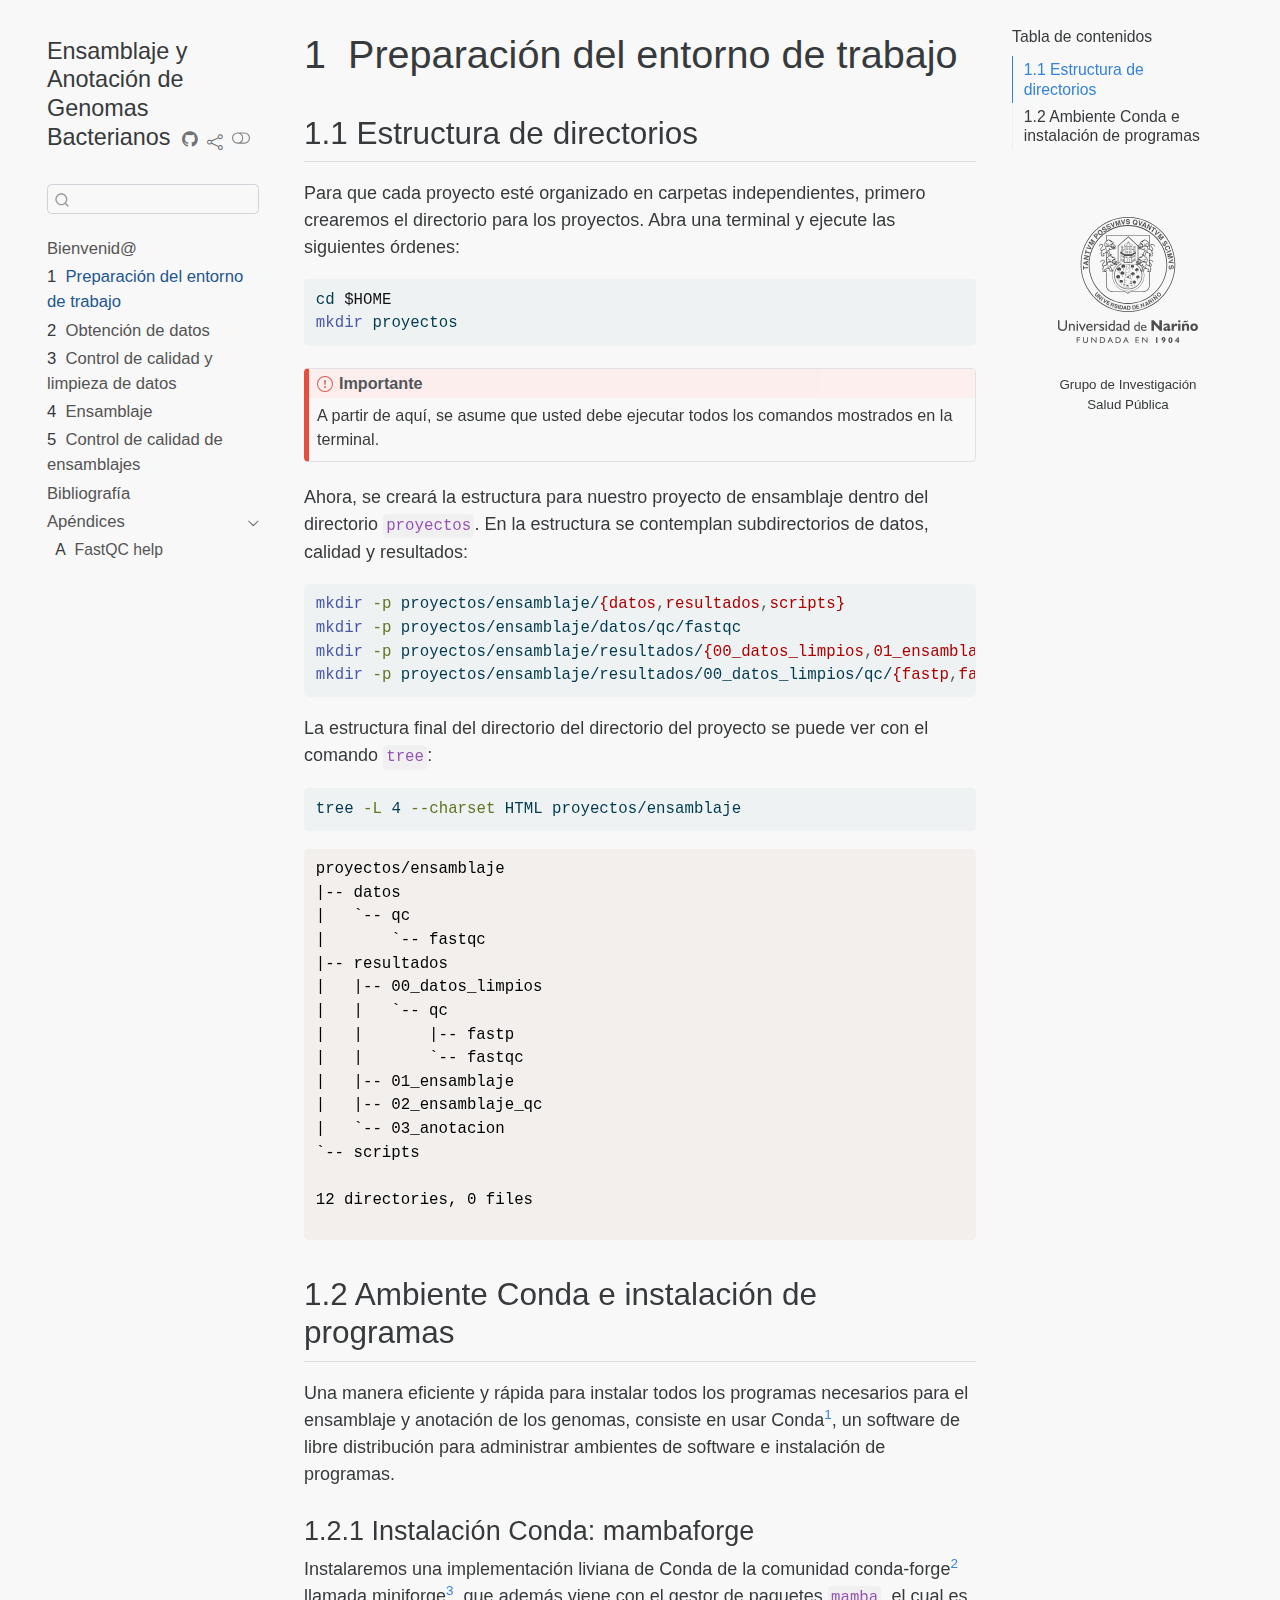
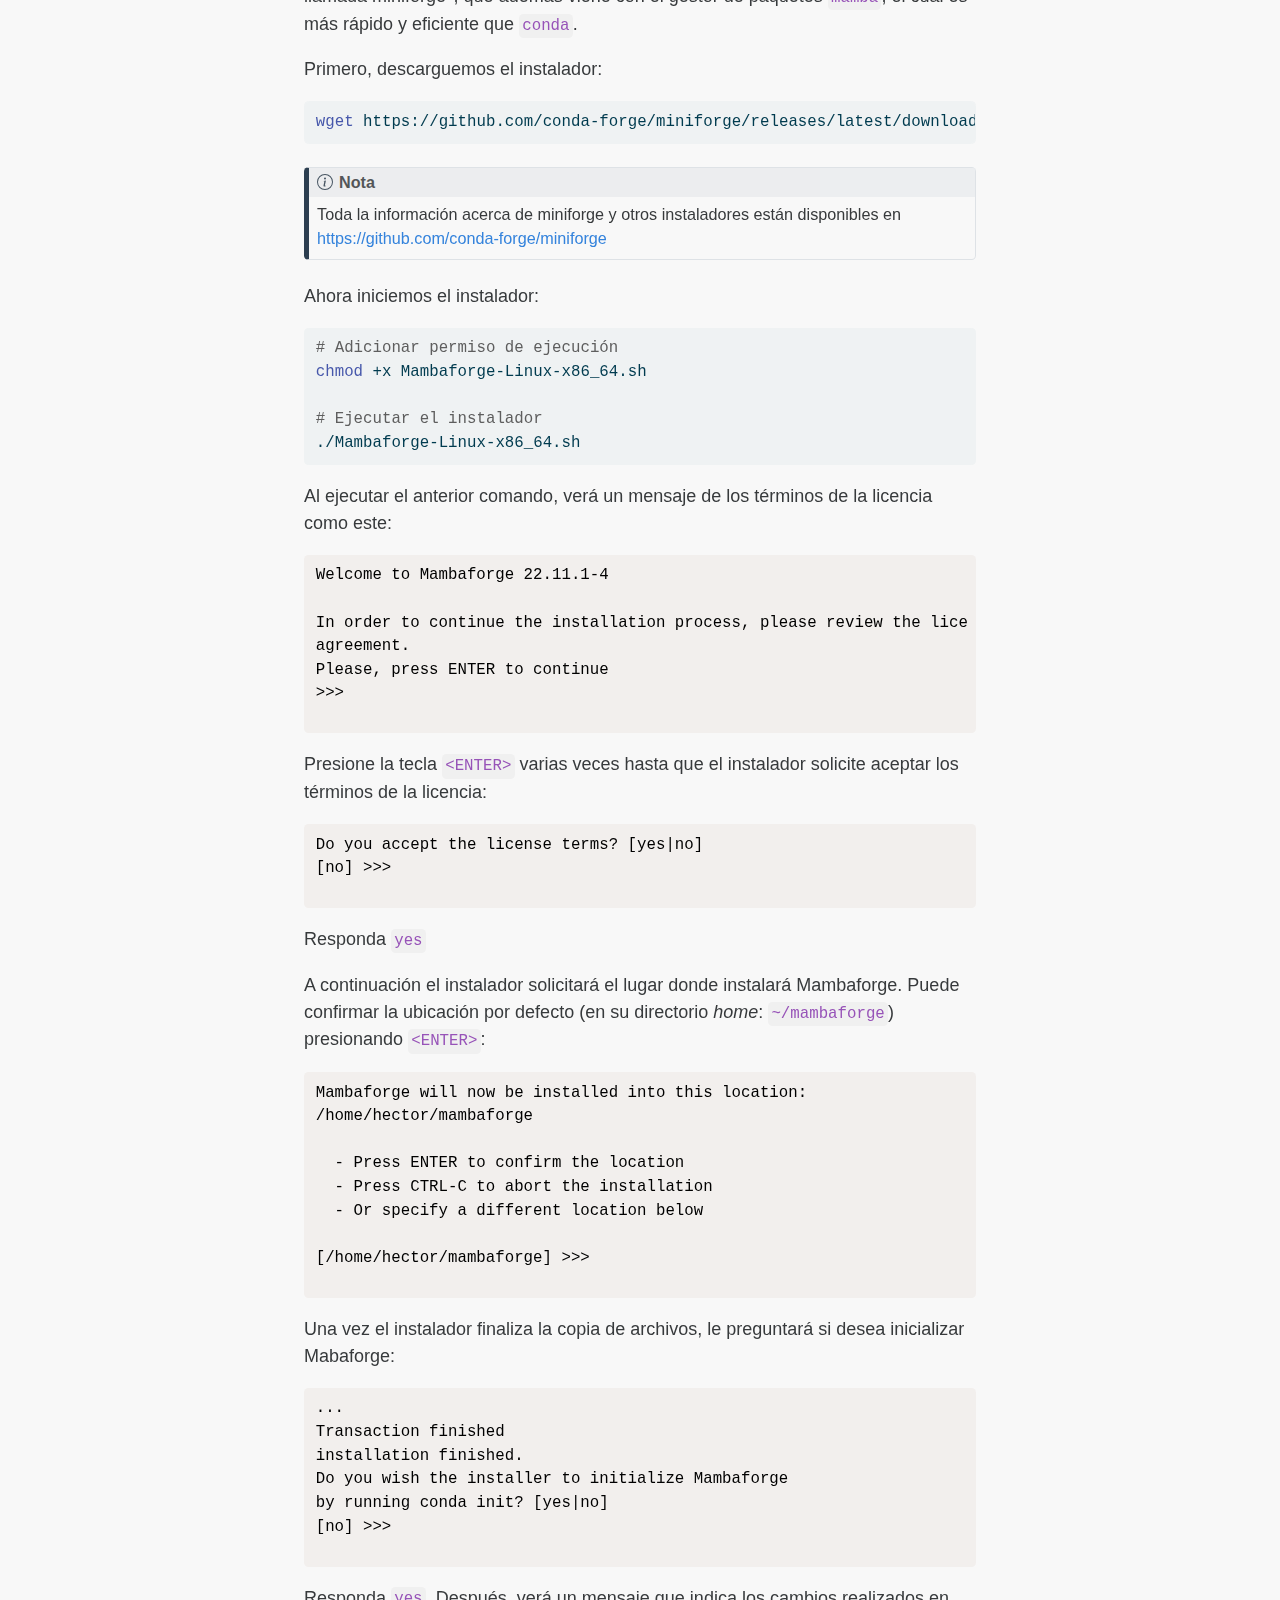
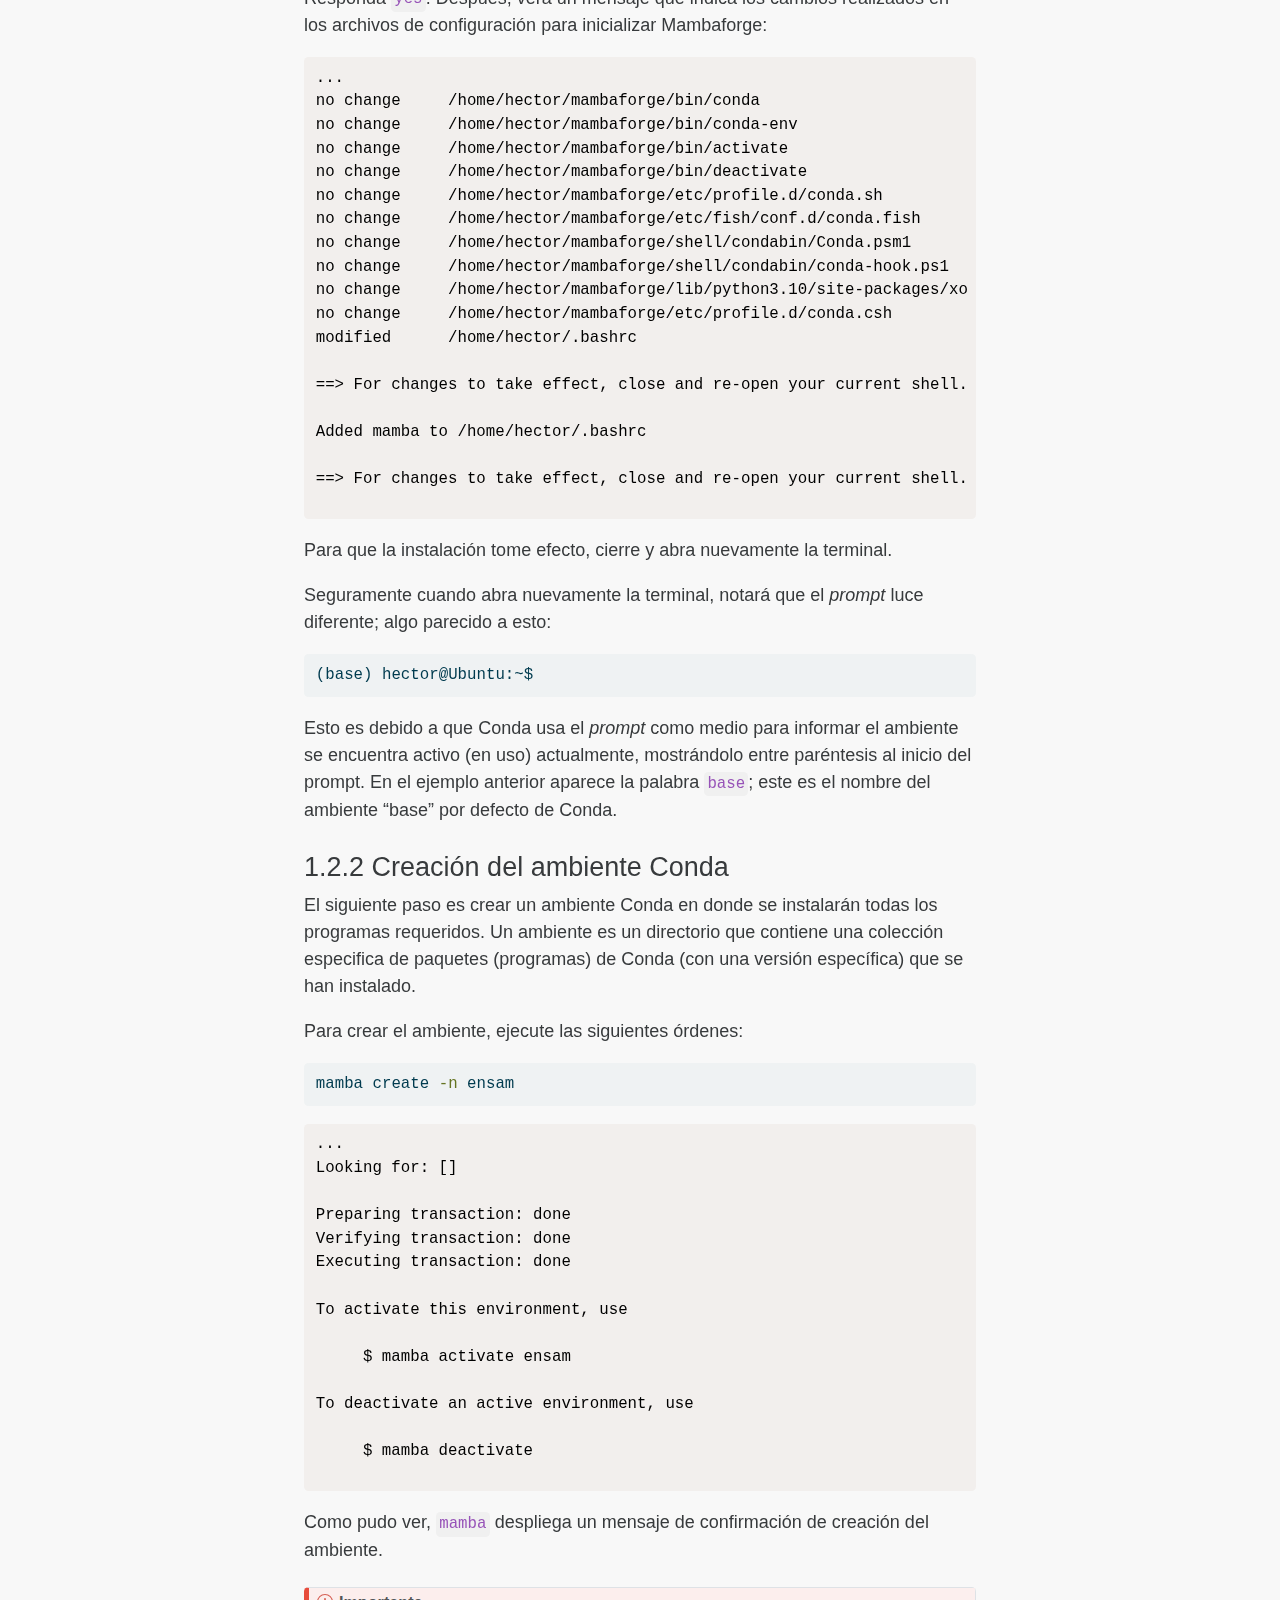
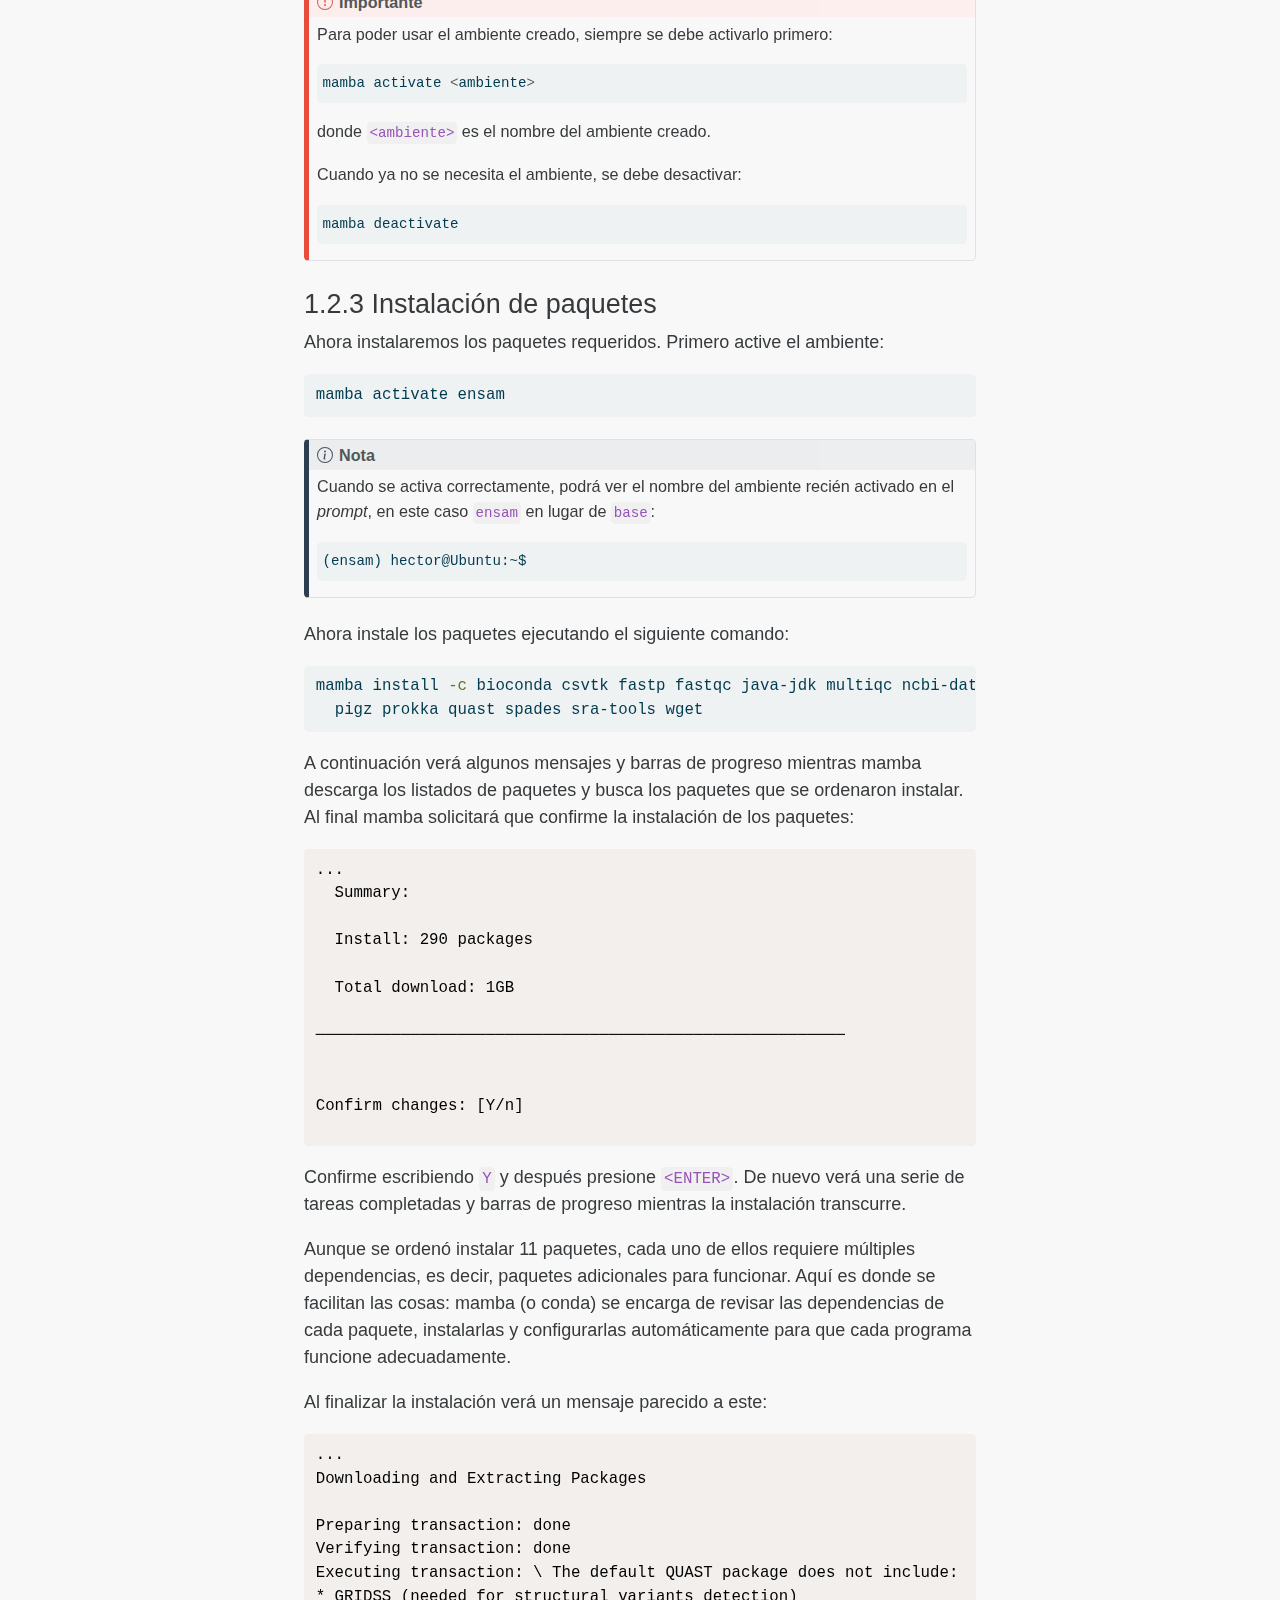
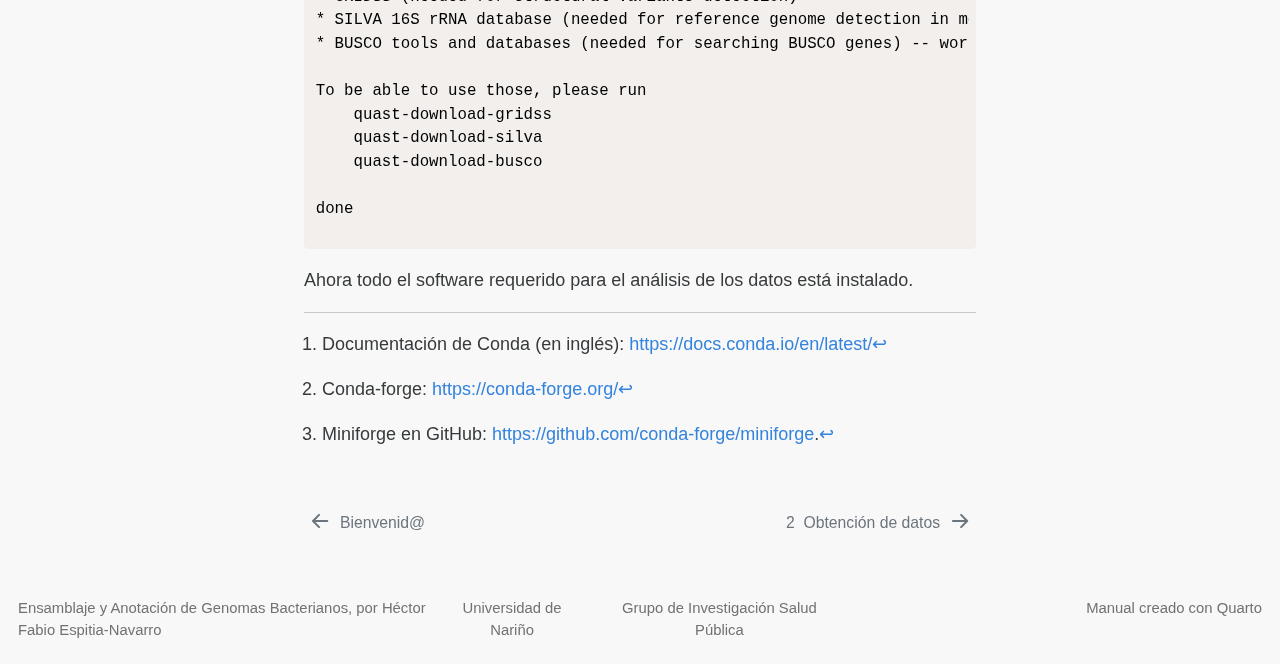
<file: docs/setup.html>
<!DOCTYPE html>
<html xmlns="http://www.w3.org/1999/xhtml" lang="es" xml:lang="es"><head>

<meta charset="utf-8">
<meta name="generator" content="quarto-1.3.253">

<meta name="viewport" content="width=device-width, initial-scale=1.0, user-scalable=yes">


<title>Ensamblaje y Anotación de Genomas Bacterianos - 1&nbsp; Preparación del entorno de trabajo</title>
<style>
code{white-space: pre-wrap;}
span.smallcaps{font-variant: small-caps;}
div.columns{display: flex; gap: min(4vw, 1.5em);}
div.column{flex: auto; overflow-x: auto;}
div.hanging-indent{margin-left: 1.5em; text-indent: -1.5em;}
ul.task-list{list-style: none;}
ul.task-list li input[type="checkbox"] {
  width: 0.8em;
  margin: 0 0.8em 0.2em -1em; /* quarto-specific, see https://github.com/quarto-dev/quarto-cli/issues/4556 */ 
  vertical-align: middle;
}
/* CSS for syntax highlighting */
pre > code.sourceCode { white-space: pre; position: relative; }
pre > code.sourceCode > span { display: inline-block; line-height: 1.25; }
pre > code.sourceCode > span:empty { height: 1.2em; }
.sourceCode { overflow: visible; }
code.sourceCode > span { color: inherit; text-decoration: inherit; }
div.sourceCode { margin: 1em 0; }
pre.sourceCode { margin: 0; }
@media screen {
div.sourceCode { overflow: auto; }
}
@media print {
pre > code.sourceCode { white-space: pre-wrap; }
pre > code.sourceCode > span { text-indent: -5em; padding-left: 5em; }
}
pre.numberSource code
  { counter-reset: source-line 0; }
pre.numberSource code > span
  { position: relative; left: -4em; counter-increment: source-line; }
pre.numberSource code > span > a:first-child::before
  { content: counter(source-line);
    position: relative; left: -1em; text-align: right; vertical-align: baseline;
    border: none; display: inline-block;
    -webkit-touch-callout: none; -webkit-user-select: none;
    -khtml-user-select: none; -moz-user-select: none;
    -ms-user-select: none; user-select: none;
    padding: 0 4px; width: 4em;
  }
pre.numberSource { margin-left: 3em;  padding-left: 4px; }
div.sourceCode
  {   }
@media screen {
pre > code.sourceCode > span > a:first-child::before { text-decoration: underline; }
}
</style>


<script src="site_libs/quarto-nav/quarto-nav.js"></script>
<script src="site_libs/quarto-nav/headroom.min.js"></script>
<script src="site_libs/clipboard/clipboard.min.js"></script>
<script src="site_libs/quarto-search/autocomplete.umd.js"></script>
<script src="site_libs/quarto-search/fuse.min.js"></script>
<script src="site_libs/quarto-search/quarto-search.js"></script>
<meta name="quarto:offset" content="./">
<link href="./data.html" rel="next">
<link href="./index.html" rel="prev">
<link href="./assets/images/book.svg" rel="icon" type="image/svg+xml">
<script src="site_libs/quarto-html/quarto.js"></script>
<script src="site_libs/quarto-html/popper.min.js"></script>
<script src="site_libs/quarto-html/tippy.umd.min.js"></script>
<script src="site_libs/quarto-html/anchor.min.js"></script>
<link href="site_libs/quarto-html/tippy.css" rel="stylesheet">
<link href="site_libs/quarto-html/quarto-syntax-highlighting.css" rel="stylesheet" class="quarto-color-scheme" id="quarto-text-highlighting-styles">
<link href="site_libs/quarto-html/quarto-syntax-highlighting-dark.css" rel="prefetch" class="quarto-color-scheme quarto-color-alternate" id="quarto-text-highlighting-styles">
<script src="site_libs/bootstrap/bootstrap.min.js"></script>
<link href="site_libs/bootstrap/bootstrap-icons.css" rel="stylesheet">
<link href="site_libs/bootstrap/bootstrap.min.css" rel="stylesheet" class="quarto-color-scheme" id="quarto-bootstrap" data-mode="light">
<link href="site_libs/bootstrap/bootstrap-dark.min.css" rel="prefetch" class="quarto-color-scheme quarto-color-alternate" id="quarto-bootstrap" data-mode="dark">
<script id="quarto-search-options" type="application/json">{
  "location": "sidebar",
  "copy-button": false,
  "collapse-after": 3,
  "panel-placement": "start",
  "type": "textbox",
  "limit": 20,
  "language": {
    "search-no-results-text": "Sin resultados",
    "search-matching-documents-text": "documentos encontrados",
    "search-copy-link-title": "Copiar el enlace en la búsqueda",
    "search-hide-matches-text": "Ocultar resultados adicionales",
    "search-more-match-text": "resultado adicional en este documento",
    "search-more-matches-text": "resultados adicionales en este documento",
    "search-clear-button-title": "Borrar",
    "search-detached-cancel-button-title": "Cancelar",
    "search-submit-button-title": "Enviar"
  }
}</script>


</head>

<body class="nav-sidebar floating">

<div id="quarto-search-results"></div>
  <header id="quarto-header" class="headroom fixed-top">
  <nav class="quarto-secondary-nav">
    <div class="container-fluid d-flex">
      <button type="button" class="quarto-btn-toggle btn" data-bs-toggle="collapse" data-bs-target="#quarto-sidebar,#quarto-sidebar-glass" aria-controls="quarto-sidebar" aria-expanded="false" aria-label="Alternar barra lateral" onclick="if (window.quartoToggleHeadroom) { window.quartoToggleHeadroom(); }">
        <i class="bi bi-layout-text-sidebar-reverse"></i>
      </button>
      <nav class="quarto-page-breadcrumbs" aria-label="breadcrumb"><ol class="breadcrumb"><li class="breadcrumb-item"><a href="./setup.html"><span class="chapter-number">1</span>&nbsp; <span class="chapter-title">Preparación del entorno de trabajo</span></a></li></ol></nav>
      <a class="flex-grow-1" role="button" data-bs-toggle="collapse" data-bs-target="#quarto-sidebar,#quarto-sidebar-glass" aria-controls="quarto-sidebar" aria-expanded="false" aria-label="Alternar barra lateral" onclick="if (window.quartoToggleHeadroom) { window.quartoToggleHeadroom(); }">      
      </a>
      <button type="button" class="btn quarto-search-button" aria-label="Buscar" onclick="window.quartoOpenSearch();">
        <i class="bi bi-search"></i>
      </button>
    </div>
  </nav>
</header>
<!-- content -->
<div id="quarto-content" class="quarto-container page-columns page-rows-contents page-layout-article">
<!-- sidebar -->
  <nav id="quarto-sidebar" class="sidebar collapse collapse-horizontal sidebar-navigation floating overflow-auto">
    <div class="pt-lg-2 mt-2 text-left sidebar-header">
    <div class="sidebar-title mb-0 py-0">
      <a href="./">Ensamblaje y Anotación de Genomas Bacterianos</a> 
        <div class="sidebar-tools-main tools-wide">
    <a href="https://github.com/hspitia/bact-genome-assembly" title="" class="quarto-navigation-tool px-1" aria-label=""><i class="bi bi-github"></i></a>
    <div class="dropdown">
      <a href="" title="Share" id="quarto-navigation-tool-dropdown-0" class="quarto-navigation-tool dropdown-toggle px-1" data-bs-toggle="dropdown" aria-expanded="false" aria-label="Share"><i class="bi bi-share"></i></a>
      <ul class="dropdown-menu" aria-labelledby="quarto-navigation-tool-dropdown-0">
          <li>
            <a class="dropdown-item sidebar-tools-main-item" href="https://twitter.com/intent/tweet?url=|url|">
              <i class="bi bi-bi-twitter pe-1"></i>
            Twitter
            </a>
          </li>
          <li>
            <a class="dropdown-item sidebar-tools-main-item" href="https://www.facebook.com/sharer/sharer.php?u=|url|">
              <i class="bi bi-bi-facebook pe-1"></i>
            Facebook
            </a>
          </li>
          <li>
            <a class="dropdown-item sidebar-tools-main-item" href="https://www.linkedin.com/sharing/share-offsite/?url=|url|">
              <i class="bi bi-bi-linkedin pe-1"></i>
            LinkedIn
            </a>
          </li>
      </ul>
    </div>
  <a href="" class="quarto-color-scheme-toggle quarto-navigation-tool  px-1" onclick="window.quartoToggleColorScheme(); return false;" title="Alternar modo oscuro"><i class="bi"></i></a>
</div>
    </div>
      </div>
        <div class="mt-2 flex-shrink-0 align-items-center">
        <div class="sidebar-search">
        <div id="quarto-search" class="" title="Buscar"></div>
        </div>
        </div>
    <div class="sidebar-menu-container"> 
    <ul class="list-unstyled mt-1">
        <li class="sidebar-item">
  <div class="sidebar-item-container"> 
  <a href="./index.html" class="sidebar-item-text sidebar-link">
 <span class="menu-text">Bienvenid@</span></a>
  </div>
</li>
        <li class="sidebar-item">
  <div class="sidebar-item-container"> 
  <a href="./setup.html" class="sidebar-item-text sidebar-link active">
 <span class="menu-text"><span class="chapter-number">1</span>&nbsp; <span class="chapter-title">Preparación del entorno de trabajo</span></span></a>
  </div>
</li>
        <li class="sidebar-item">
  <div class="sidebar-item-container"> 
  <a href="./data.html" class="sidebar-item-text sidebar-link">
 <span class="menu-text"><span class="chapter-number">2</span>&nbsp; <span class="chapter-title">Obtención de datos</span></span></a>
  </div>
</li>
        <li class="sidebar-item">
  <div class="sidebar-item-container"> 
  <a href="./data_qual.html" class="sidebar-item-text sidebar-link">
 <span class="menu-text"><span class="chapter-number">3</span>&nbsp; <span class="chapter-title">Control de calidad y limpieza de datos</span></span></a>
  </div>
</li>
        <li class="sidebar-item">
  <div class="sidebar-item-container"> 
  <a href="./assembly.html" class="sidebar-item-text sidebar-link">
 <span class="menu-text"><span class="chapter-number">4</span>&nbsp; <span class="chapter-title">Ensamblaje</span></span></a>
  </div>
</li>
        <li class="sidebar-item">
  <div class="sidebar-item-container"> 
  <a href="./assembly_qual.html" class="sidebar-item-text sidebar-link">
 <span class="menu-text"><span class="chapter-number">5</span>&nbsp; <span class="chapter-title">Control de calidad de ensamblajes</span></span></a>
  </div>
</li>
        <li class="sidebar-item">
  <div class="sidebar-item-container"> 
  <a href="./references.html" class="sidebar-item-text sidebar-link">
 <span class="menu-text">Bibliografía</span></a>
  </div>
</li>
        <li class="sidebar-item sidebar-item-section">
      <div class="sidebar-item-container"> 
            <a class="sidebar-item-text sidebar-link text-start" data-bs-toggle="collapse" data-bs-target="#quarto-sidebar-section-1" aria-expanded="true">
 <span class="menu-text">Apéndices</span></a>
          <a class="sidebar-item-toggle text-start" data-bs-toggle="collapse" data-bs-target="#quarto-sidebar-section-1" aria-expanded="true" aria-label="Alternar sección">
            <i class="bi bi-chevron-right ms-2"></i>
          </a> 
      </div>
      <ul id="quarto-sidebar-section-1" class="collapse list-unstyled sidebar-section depth1 show">  
          <li class="sidebar-item">
  <div class="sidebar-item-container"> 
  <a href="./a-fastqc.html" class="sidebar-item-text sidebar-link">
 <span class="menu-text"><span class="chapter-number">A</span>&nbsp; <span class="chapter-title">FastQC help</span></span></a>
  </div>
</li>
      </ul>
  </li>
    </ul>
    </div>
</nav>
<div id="quarto-sidebar-glass" data-bs-toggle="collapse" data-bs-target="#quarto-sidebar,#quarto-sidebar-glass"></div>
<!-- margin-sidebar -->
    <div id="quarto-margin-sidebar" class="sidebar margin-sidebar">
        <nav id="TOC" role="doc-toc" class="toc-active">
    <h2 id="toc-title">Tabla de contenidos</h2>
   
  <ul>
  <li><a href="#estructura-de-directorios" id="toc-estructura-de-directorios" class="nav-link active" data-scroll-target="#estructura-de-directorios"><span class="header-section-number">1.1</span> Estructura de directorios</a></li>
  <li><a href="#ambiente-conda-e-instalación-de-programas" id="toc-ambiente-conda-e-instalación-de-programas" class="nav-link" data-scroll-target="#ambiente-conda-e-instalación-de-programas"><span class="header-section-number">1.2</span> Ambiente Conda e instalación de programas</a>
  <ul class="collapse">
  <li><a href="#instalación-conda-mambaforge" id="toc-instalación-conda-mambaforge" class="nav-link" data-scroll-target="#instalación-conda-mambaforge"><span class="header-section-number">1.2.1</span> Instalación Conda: mambaforge</a></li>
  <li><a href="#creación-del-ambiente-conda" id="toc-creación-del-ambiente-conda" class="nav-link" data-scroll-target="#creación-del-ambiente-conda"><span class="header-section-number">1.2.2</span> Creación del ambiente Conda</a></li>
  <li><a href="#instalación-de-paquetes" id="toc-instalación-de-paquetes" class="nav-link" data-scroll-target="#instalación-de-paquetes"><span class="header-section-number">1.2.3</span> Instalación de paquetes</a></li>
  </ul></li>
  </ul>
</nav>
    <div class="quarto-margin-footer"><div class="margin-footer-item">
<div class="margin-logo">
<div id="margin-cild" class="margin-child">
<p><a href="https://scienti.minciencias.gov.co/gruplac/jsp/visualiza/visualizagr.jsp?nro=00000000008168">Grupo de Investigación<br>Salud Pública</a></p>
</div>
</div>
</div></div></div>
<!-- main -->
<main class="content" id="quarto-document-content">

<header id="title-block-header" class="quarto-title-block default">
<div class="quarto-title">
<h1 class="title"><span class="chapter-number">1</span>&nbsp; <span class="chapter-title">Preparación del entorno de trabajo</span></h1>
</div>



<div class="quarto-title-meta">

    
  
    
  </div>
  

</header>

<section id="estructura-de-directorios" class="level2" data-number="1.1">
<h2 data-number="1.1" class="anchored" data-anchor-id="estructura-de-directorios"><span class="header-section-number">1.1</span> Estructura de directorios</h2>
<p>Para que cada proyecto esté organizado en carpetas independientes, primero crearemos el directorio para los proyectos. Abra una terminal y ejecute las siguientes órdenes:</p>
<div class="cell">
<div class="sourceCode cell-code" id="cb1"><pre class="sourceCode bash code-with-copy"><code class="sourceCode bash"><span id="cb1-1"><a href="#cb1-1" aria-hidden="true" tabindex="-1"></a><span class="bu">cd</span> <span class="va">$HOME</span></span>
<span id="cb1-2"><a href="#cb1-2" aria-hidden="true" tabindex="-1"></a><span class="fu">mkdir</span> proyectos</span></code><button title="Copiar al portapapeles" class="code-copy-button"><i class="bi"></i></button></pre></div>
</div>
<div class="callout callout-style-default callout-important callout-titled">
<div class="callout-header d-flex align-content-center">
<div class="callout-icon-container">
<i class="callout-icon"></i>
</div>
<div class="callout-title-container flex-fill">
Importante
</div>
</div>
<div class="callout-body-container callout-body">
<p>A partir de aquí, se asume que usted debe ejecutar todos los comandos mostrados en la terminal.</p>
</div>
</div>
<p>Ahora, se creará la estructura para nuestro proyecto de ensamblaje dentro del directorio <code>proyectos</code>. En la estructura se contemplan subdirectorios de datos, calidad y resultados:</p>
<div class="cell">
<div class="sourceCode cell-code" id="cb2"><pre class="sourceCode bash code-with-copy"><code class="sourceCode bash"><span id="cb2-1"><a href="#cb2-1" aria-hidden="true" tabindex="-1"></a><span class="fu">mkdir</span> <span class="at">-p</span> proyectos/ensamblaje/<span class="dt">{datos</span><span class="op">,</span><span class="dt">resultados</span><span class="op">,</span><span class="dt">scripts}</span></span>
<span id="cb2-2"><a href="#cb2-2" aria-hidden="true" tabindex="-1"></a><span class="fu">mkdir</span> <span class="at">-p</span> proyectos/ensamblaje/datos/qc/fastqc</span>
<span id="cb2-3"><a href="#cb2-3" aria-hidden="true" tabindex="-1"></a><span class="fu">mkdir</span> <span class="at">-p</span> proyectos/ensamblaje/resultados/<span class="dt">{00_datos_limpios</span><span class="op">,</span><span class="dt">01_ensamblaje</span><span class="op">,</span><span class="dt">02_ensamblaje_qc</span><span class="op">,</span><span class="dt">03_anotacion}</span></span>
<span id="cb2-4"><a href="#cb2-4" aria-hidden="true" tabindex="-1"></a><span class="fu">mkdir</span> <span class="at">-p</span> proyectos/ensamblaje/resultados/00_datos_limpios/qc/<span class="dt">{fastp</span><span class="op">,</span><span class="dt">fastqc}</span></span></code><button title="Copiar al portapapeles" class="code-copy-button"><i class="bi"></i></button></pre></div>
</div>
<p>La estructura final del directorio del directorio del proyecto se puede ver con el comando <code>tree</code>:</p>
<div class="cell">
<div class="sourceCode cell-code" id="cb3"><pre class="sourceCode bash code-with-copy"><code class="sourceCode bash"><span id="cb3-1"><a href="#cb3-1" aria-hidden="true" tabindex="-1"></a><span class="ex">tree</span> <span class="at">-L</span> 4 <span class="at">--charset</span> HTML proyectos/ensamblaje</span></code><button title="Copiar al portapapeles" class="code-copy-button"><i class="bi"></i></button></pre></div>
</div>
<div class="cell">
<div class="cell-output cell-output-stdout">
<pre><code>proyectos/ensamblaje
|-- datos
|   `-- qc
|       `-- fastqc
|-- resultados
|   |-- 00_datos_limpios
|   |   `-- qc
|   |       |-- fastp
|   |       `-- fastqc
|   |-- 01_ensamblaje
|   |-- 02_ensamblaje_qc
|   `-- 03_anotacion
`-- scripts

12 directories, 0 files</code></pre>
</div>
</div>
<!--
::: {.cell}
::: {.cell-output .cell-output-stdout}
```

ensamblaje
├── datos
│   └── qc
│       ├── fastqc
│       │   ├── SRR18335437_1_fastqc.html
│       │   ├── SRR18335437_1_fastqc.zip
│       │   ├── SRR18335437_2_fastqc.html
│       │   ├── SRR18335437_2_fastqc.zip
│       │   ├── SRR18335438_1_fastqc.html
│       │   ├── SRR18335438_1_fastqc.zip
│       │   ├── SRR18335438_2_fastqc.html
│       │   ├── SRR18335438_2_fastqc.zip
│       │   ├── SRR22388518_1_fastqc.html
│       │   ├── SRR22388518_1_fastqc.zip
│       │   ├── SRR22388518_2_fastqc.html
│       │   ├── SRR22388518_2_fastqc.zip
│       │   ├── SRR22388519_1_fastqc.html
│       │   ├── SRR22388519_1_fastqc.zip
│       │   ├── SRR22388519_2_fastqc.html
│       │   └── SRR22388519_2_fastqc.zip
│       ├── multiqc_report_data
│       │   ├── multiqc_citations.txt
│       │   ├── multiqc_data.json
│       │   ├── multiqc_fastqc.txt
│       │   ├── multiqc_general_stats.txt
│       │   ├── multiqc.log
│       │   └── multiqc_sources.txt
│       └── multiqc_report.html
├── resultados
│   ├── 00_datos_limpios
│   │   └── qc
│   │       ├── fastp
│   │       └── fastqc
│   ├── 01_ensamblaje
│   ├── 02_ensamblaje_qc
│   └── 03_anotacion
└── scripts

13 directories, 23 files
```
:::
:::

-->
</section>
<section id="ambiente-conda-e-instalación-de-programas" class="level2" data-number="1.2">
<h2 data-number="1.2" class="anchored" data-anchor-id="ambiente-conda-e-instalación-de-programas"><span class="header-section-number">1.2</span> Ambiente Conda e instalación de programas</h2>
<p>Una manera eficiente y rápida para instalar todos los programas necesarios para el ensamblaje y anotación de los genomas, consiste en usar Conda<a href="#fn1" class="footnote-ref" id="fnref1" role="doc-noteref"><sup>1</sup></a>, un software de libre distribución para administrar ambientes de software e instalación de programas.</p>
<section id="instalación-conda-mambaforge" class="level3" data-number="1.2.1">
<h3 data-number="1.2.1" class="anchored" data-anchor-id="instalación-conda-mambaforge"><span class="header-section-number">1.2.1</span> Instalación Conda: mambaforge</h3>
<p>Instalaremos una implementación liviana de Conda de la comunidad conda-forge<a href="#fn2" class="footnote-ref" id="fnref2" role="doc-noteref"><sup>2</sup></a> llamada miniforge<a href="#fn3" class="footnote-ref" id="fnref3" role="doc-noteref"><sup>3</sup></a>, que además viene con el gestor de paquetes <code>mamba</code>, el cual es más rápido y eficiente que <code>conda</code>.</p>
<p>Primero, descarguemos el instalador:</p>
<div class="cell">
<div class="sourceCode cell-code" id="cb5"><pre class="sourceCode bash code-with-copy"><code class="sourceCode bash"><span id="cb5-1"><a href="#cb5-1" aria-hidden="true" tabindex="-1"></a><span class="fu">wget</span> https://github.com/conda-forge/miniforge/releases/latest/download/Mambaforge-Linux-x86_64.sh</span></code><button title="Copiar al portapapeles" class="code-copy-button"><i class="bi"></i></button></pre></div>
</div>
<div class="callout callout-style-default callout-note callout-titled">
<div class="callout-header d-flex align-content-center">
<div class="callout-icon-container">
<i class="callout-icon"></i>
</div>
<div class="callout-title-container flex-fill">
Nota
</div>
</div>
<div class="callout-body-container callout-body">
<p>Toda la información acerca de miniforge y otros instaladores están disponibles en <a href="https://github.com/conda-forge/miniforge" class="uri">https://github.com/conda-forge/miniforge</a></p>
</div>
</div>
<p>Ahora iniciemos el instalador:</p>
<div class="cell">
<div class="sourceCode cell-code" id="cb6"><pre class="sourceCode bash code-with-copy"><code class="sourceCode bash"><span id="cb6-1"><a href="#cb6-1" aria-hidden="true" tabindex="-1"></a><span class="co"># Adicionar permiso de ejecución</span></span>
<span id="cb6-2"><a href="#cb6-2" aria-hidden="true" tabindex="-1"></a><span class="fu">chmod</span> +x Mambaforge-Linux-x86_64.sh</span>
<span id="cb6-3"><a href="#cb6-3" aria-hidden="true" tabindex="-1"></a></span>
<span id="cb6-4"><a href="#cb6-4" aria-hidden="true" tabindex="-1"></a><span class="co"># Ejecutar el instalador</span></span>
<span id="cb6-5"><a href="#cb6-5" aria-hidden="true" tabindex="-1"></a><span class="ex">./Mambaforge-Linux-x86_64.sh</span></span></code><button title="Copiar al portapapeles" class="code-copy-button"><i class="bi"></i></button></pre></div>
</div>
<p>Al ejecutar el anterior comando, verá un mensaje de los términos de la licencia como este:</p>
<div class="cell">
<div class="cell-output cell-output-stdout">
<pre><code>Welcome to Mambaforge 22.11.1-4

In order to continue the installation process, please review the license
agreement.
Please, press ENTER to continue
&gt;&gt;&gt;</code></pre>
</div>
</div>
<p>Presione la tecla <code>&lt;ENTER&gt;</code> varias veces hasta que el instalador solicite aceptar los términos de la licencia:</p>
<div class="cell">
<div class="cell-output cell-output-stdout">
<pre><code>Do you accept the license terms? [yes|no]
[no] &gt;&gt;&gt; </code></pre>
</div>
</div>
<p>Responda <code>yes</code></p>
<p>A continuación el instalador solicitará el lugar donde instalará Mambaforge. Puede confirmar la ubicación por defecto (en su directorio <em>home</em>: <code>~/mambaforge</code>) presionando <code>&lt;ENTER&gt;</code>:</p>
<div class="cell">
<div class="cell-output cell-output-stdout">
<pre><code>Mambaforge will now be installed into this location:
/home/hector/mambaforge

  - Press ENTER to confirm the location
  - Press CTRL-C to abort the installation
  - Or specify a different location below

[/home/hector/mambaforge] &gt;&gt;&gt;</code></pre>
</div>
</div>
<p>Una vez el instalador finaliza la copia de archivos, le preguntará si desea inicializar Mabaforge:</p>
<div class="cell">
<div class="cell-output cell-output-stdout">
<pre><code>...
Transaction finished
installation finished.
Do you wish the installer to initialize Mambaforge
by running conda init? [yes|no]
[no] &gt;&gt;&gt; </code></pre>
</div>
</div>
<p>Responda <code>yes</code>. Después, verá un mensaje que indica los cambios realizados en los archivos de configuración para inicializar Mambaforge:</p>
<div class="cell">
<div class="cell-output cell-output-stdout">
<pre><code>...
no change     /home/hector/mambaforge/bin/conda
no change     /home/hector/mambaforge/bin/conda-env
no change     /home/hector/mambaforge/bin/activate
no change     /home/hector/mambaforge/bin/deactivate
no change     /home/hector/mambaforge/etc/profile.d/conda.sh
no change     /home/hector/mambaforge/etc/fish/conf.d/conda.fish
no change     /home/hector/mambaforge/shell/condabin/Conda.psm1
no change     /home/hector/mambaforge/shell/condabin/conda-hook.ps1
no change     /home/hector/mambaforge/lib/python3.10/site-packages/xontrib/conda.xsh
no change     /home/hector/mambaforge/etc/profile.d/conda.csh
modified      /home/hector/.bashrc

==&gt; For changes to take effect, close and re-open your current shell. &lt;==

Added mamba to /home/hector/.bashrc

==&gt; For changes to take effect, close and re-open your current shell. &lt;==</code></pre>
</div>
</div>
<p>Para que la instalación tome efecto, cierre y abra nuevamente la terminal.</p>
<p>Seguramente cuando abra nuevamente la terminal, notará que el <em>prompt</em> luce diferente; algo parecido a esto:</p>
<div class="sourceCode" id="cb12"><pre class="sourceCode bash code-with-copy"><code class="sourceCode bash"><span id="cb12-1"><a href="#cb12-1" aria-hidden="true" tabindex="-1"></a><span class="kw">(</span><span class="ex">base</span><span class="kw">)</span> <span class="ex">hector@Ubuntu:~$</span></span></code><button title="Copiar al portapapeles" class="code-copy-button"><i class="bi"></i></button></pre></div>
<p>Esto es debido a que Conda usa el <em>prompt</em> como medio para informar el ambiente se encuentra activo (en uso) actualmente, mostrándolo entre paréntesis al inicio del prompt. En el ejemplo anterior aparece la palabra <code>base</code>; este es el nombre del ambiente “base” por defecto de Conda.</p>
</section>
<section id="creación-del-ambiente-conda" class="level3" data-number="1.2.2">
<h3 data-number="1.2.2" class="anchored" data-anchor-id="creación-del-ambiente-conda"><span class="header-section-number">1.2.2</span> Creación del ambiente Conda</h3>
<p>El siguiente paso es crear un ambiente Conda en donde se instalarán todas los programas requeridos. Un ambiente es un directorio que contiene una colección especifica de paquetes (programas) de Conda (con una versión específica) que se han instalado.</p>
<p>Para crear el ambiente, ejecute las siguientes órdenes:</p>
<div class="cell">
<div class="sourceCode cell-code" id="cb13"><pre class="sourceCode bash code-with-copy"><code class="sourceCode bash"><span id="cb13-1"><a href="#cb13-1" aria-hidden="true" tabindex="-1"></a><span class="ex">mamba</span> create <span class="at">-n</span> ensam</span></code><button title="Copiar al portapapeles" class="code-copy-button"><i class="bi"></i></button></pre></div>
</div>
<div class="cell">
<div class="cell-output cell-output-stdout">
<pre><code>...
Looking for: []

Preparing transaction: done
Verifying transaction: done
Executing transaction: done

To activate this environment, use

     $ mamba activate ensam

To deactivate an active environment, use

     $ mamba deactivate</code></pre>
</div>
</div>
<p>Como pudo ver, <code>mamba</code> despliega un mensaje de confirmación de creación del ambiente.</p>
<div class="callout callout-style-default callout-important callout-titled">
<div class="callout-header d-flex align-content-center">
<div class="callout-icon-container">
<i class="callout-icon"></i>
</div>
<div class="callout-title-container flex-fill">
Importante
</div>
</div>
<div class="callout-body-container callout-body">
<p>Para poder usar el ambiente creado, siempre se debe activarlo primero:</p>
<div class="cell">
<div class="sourceCode cell-code" id="cb15"><pre class="sourceCode bash code-with-copy"><code class="sourceCode bash"><span id="cb15-1"><a href="#cb15-1" aria-hidden="true" tabindex="-1"></a><span class="ex">mamba</span> activate <span class="op">&lt;</span>ambiente<span class="op">&gt;</span></span></code><button title="Copiar al portapapeles" class="code-copy-button"><i class="bi"></i></button></pre></div>
</div>
<p>donde <code>&lt;ambiente&gt;</code> es el nombre del ambiente creado.</p>
<p>Cuando ya no se necesita el ambiente, se debe desactivar:</p>
<div class="cell">
<div class="sourceCode cell-code" id="cb16"><pre class="sourceCode bash code-with-copy"><code class="sourceCode bash"><span id="cb16-1"><a href="#cb16-1" aria-hidden="true" tabindex="-1"></a><span class="ex">mamba</span> deactivate</span></code><button title="Copiar al portapapeles" class="code-copy-button"><i class="bi"></i></button></pre></div>
</div>
</div>
</div>
</section>
<section id="instalación-de-paquetes" class="level3" data-number="1.2.3">
<h3 data-number="1.2.3" class="anchored" data-anchor-id="instalación-de-paquetes"><span class="header-section-number">1.2.3</span> Instalación de paquetes</h3>
<p>Ahora instalaremos los paquetes requeridos. Primero active el ambiente:</p>
<div class="cell">
<div class="sourceCode cell-code" id="cb17"><pre class="sourceCode bash code-with-copy"><code class="sourceCode bash"><span id="cb17-1"><a href="#cb17-1" aria-hidden="true" tabindex="-1"></a><span class="ex">mamba</span> activate ensam</span></code><button title="Copiar al portapapeles" class="code-copy-button"><i class="bi"></i></button></pre></div>
</div>
<div class="callout callout-style-default callout-note callout-titled">
<div class="callout-header d-flex align-content-center">
<div class="callout-icon-container">
<i class="callout-icon"></i>
</div>
<div class="callout-title-container flex-fill">
Nota
</div>
</div>
<div class="callout-body-container callout-body">
<p>Cuando se activa correctamente, podrá ver el nombre del ambiente recién activado en el <em>prompt</em>, en este caso <code>ensam</code> en lugar de <code>base</code>:</p>
<div class="sourceCode" id="cb18"><pre class="sourceCode bash code-with-copy"><code class="sourceCode bash"><span id="cb18-1"><a href="#cb18-1" aria-hidden="true" tabindex="-1"></a><span class="kw">(</span><span class="ex">ensam</span><span class="kw">)</span> <span class="ex">hector@Ubuntu:~$</span></span></code><button title="Copiar al portapapeles" class="code-copy-button"><i class="bi"></i></button></pre></div>
</div>
</div>
<p>Ahora instale los paquetes ejecutando el siguiente comando:</p>
<div class="cell">
<div class="sourceCode cell-code" id="cb19"><pre class="sourceCode bash code-with-copy"><code class="sourceCode bash"><span id="cb19-1"><a href="#cb19-1" aria-hidden="true" tabindex="-1"></a><span class="ex">mamba</span> install <span class="at">-c</span> bioconda csvtk fastp fastqc java-jdk multiqc ncbi-datasets-cli <span class="dt">\</span></span>
<span id="cb19-2"><a href="#cb19-2" aria-hidden="true" tabindex="-1"></a>  pigz prokka quast spades sra-tools wget</span></code><button title="Copiar al portapapeles" class="code-copy-button"><i class="bi"></i></button></pre></div>
</div>
<p>A continuación verá algunos mensajes y barras de progreso mientras mamba descarga los listados de paquetes y busca los paquetes que se ordenaron instalar. Al final mamba solicitará que confirme la instalación de los paquetes:</p>
<div class="cell">
<div class="cell-output cell-output-stdout">
<pre><code>...
  Summary:

  Install: 290 packages

  Total download: 1GB

────────────────────────────────────────────────────────


Confirm changes: [Y/n]</code></pre>
</div>
</div>
<p>Confirme escribiendo <code>Y</code> y después presione <code>&lt;ENTER&gt;</code>. De nuevo verá una serie de tareas completadas y barras de progreso mientras la instalación transcurre.</p>
<p>Aunque se ordenó instalar 11 paquetes, cada uno de ellos requiere múltiples dependencias, es decir, paquetes adicionales para funcionar. Aquí es donde se facilitan las cosas: mamba (o conda) se encarga de revisar las dependencias de cada paquete, instalarlas y configurarlas automáticamente para que cada programa funcione adecuadamente.</p>
<p>Al finalizar la instalación verá un mensaje parecido a este:</p>
<div class="cell">
<div class="cell-output cell-output-stdout">
<pre><code>...
Downloading and Extracting Packages

Preparing transaction: done
Verifying transaction: done
Executing transaction: \ The default QUAST package does not include:
* GRIDSS (needed for structural variants detection)
* SILVA 16S rRNA database (needed for reference genome detection in metagenomic datasets)
* BUSCO tools and databases (needed for searching BUSCO genes) -- works in Linux only!

To be able to use those, please run
    quast-download-gridss
    quast-download-silva
    quast-download-busco

done</code></pre>
</div>
</div>
<p>Ahora todo el software requerido para el análisis de los datos está instalado.</p>


</section>
</section>
<section id="footnotes" class="footnotes footnotes-end-of-document" role="doc-endnotes">
<hr>
<ol>
<li id="fn1"><p>Documentación de Conda (en inglés): <a href="https://docs.conda.io/en/latest/" class="uri">https://docs.conda.io/en/latest/</a><a href="#fnref1" class="footnote-back" role="doc-backlink">↩︎</a></p></li>
<li id="fn2"><p>Conda-forge: <a href="https://conda-forge.org/" class="uri">https://conda-forge.org/</a><a href="#fnref2" class="footnote-back" role="doc-backlink">↩︎</a></p></li>
<li id="fn3"><p>Miniforge en GitHub: <a href="https://github.com/conda-forge/miniforge" class="uri">https://github.com/conda-forge/miniforge</a>.<a href="#fnref3" class="footnote-back" role="doc-backlink">↩︎</a></p></li>
</ol>
</section>

</main> <!-- /main -->
<script id="quarto-html-after-body" type="application/javascript">
window.document.addEventListener("DOMContentLoaded", function (event) {
  const toggleBodyColorMode = (bsSheetEl) => {
    const mode = bsSheetEl.getAttribute("data-mode");
    const bodyEl = window.document.querySelector("body");
    if (mode === "dark") {
      bodyEl.classList.add("quarto-dark");
      bodyEl.classList.remove("quarto-light");
    } else {
      bodyEl.classList.add("quarto-light");
      bodyEl.classList.remove("quarto-dark");
    }
  }
  const toggleBodyColorPrimary = () => {
    const bsSheetEl = window.document.querySelector("link#quarto-bootstrap");
    if (bsSheetEl) {
      toggleBodyColorMode(bsSheetEl);
    }
  }
  toggleBodyColorPrimary();  
  const disableStylesheet = (stylesheets) => {
    for (let i=0; i < stylesheets.length; i++) {
      const stylesheet = stylesheets[i];
      stylesheet.rel = 'prefetch';
    }
  }
  const enableStylesheet = (stylesheets) => {
    for (let i=0; i < stylesheets.length; i++) {
      const stylesheet = stylesheets[i];
      stylesheet.rel = 'stylesheet';
    }
  }
  const manageTransitions = (selector, allowTransitions) => {
    const els = window.document.querySelectorAll(selector);
    for (let i=0; i < els.length; i++) {
      const el = els[i];
      if (allowTransitions) {
        el.classList.remove('notransition');
      } else {
        el.classList.add('notransition');
      }
    }
  }
  const toggleColorMode = (alternate) => {
    // Switch the stylesheets
    const alternateStylesheets = window.document.querySelectorAll('link.quarto-color-scheme.quarto-color-alternate');
    manageTransitions('#quarto-margin-sidebar .nav-link', false);
    if (alternate) {
      enableStylesheet(alternateStylesheets);
      for (const sheetNode of alternateStylesheets) {
        if (sheetNode.id === "quarto-bootstrap") {
          toggleBodyColorMode(sheetNode);
        }
      }
    } else {
      disableStylesheet(alternateStylesheets);
      toggleBodyColorPrimary();
    }
    manageTransitions('#quarto-margin-sidebar .nav-link', true);
    // Switch the toggles
    const toggles = window.document.querySelectorAll('.quarto-color-scheme-toggle');
    for (let i=0; i < toggles.length; i++) {
      const toggle = toggles[i];
      if (toggle) {
        if (alternate) {
          toggle.classList.add("alternate");     
        } else {
          toggle.classList.remove("alternate");
        }
      }
    }
    // Hack to workaround the fact that safari doesn't
    // properly recolor the scrollbar when toggling (#1455)
    if (navigator.userAgent.indexOf('Safari') > 0 && navigator.userAgent.indexOf('Chrome') == -1) {
      manageTransitions("body", false);
      window.scrollTo(0, 1);
      setTimeout(() => {
        window.scrollTo(0, 0);
        manageTransitions("body", true);
      }, 40);  
    }
  }
  const isFileUrl = () => { 
    return window.location.protocol === 'file:';
  }
  const hasAlternateSentinel = () => {  
    let styleSentinel = getColorSchemeSentinel();
    if (styleSentinel !== null) {
      return styleSentinel === "alternate";
    } else {
      return false;
    }
  }
  const setStyleSentinel = (alternate) => {
    const value = alternate ? "alternate" : "default";
    if (!isFileUrl()) {
      window.localStorage.setItem("quarto-color-scheme", value);
    } else {
      localAlternateSentinel = value;
    }
  }
  const getColorSchemeSentinel = () => {
    if (!isFileUrl()) {
      const storageValue = window.localStorage.getItem("quarto-color-scheme");
      return storageValue != null ? storageValue : localAlternateSentinel;
    } else {
      return localAlternateSentinel;
    }
  }
  let localAlternateSentinel = 'default';
  // Dark / light mode switch
  window.quartoToggleColorScheme = () => {
    // Read the current dark / light value 
    let toAlternate = !hasAlternateSentinel();
    toggleColorMode(toAlternate);
    setStyleSentinel(toAlternate);
  };
  // Ensure there is a toggle, if there isn't float one in the top right
  if (window.document.querySelector('.quarto-color-scheme-toggle') === null) {
    const a = window.document.createElement('a');
    a.classList.add('top-right');
    a.classList.add('quarto-color-scheme-toggle');
    a.href = "";
    a.onclick = function() { try { window.quartoToggleColorScheme(); } catch {} return false; };
    const i = window.document.createElement("i");
    i.classList.add('bi');
    a.appendChild(i);
    window.document.body.appendChild(a);
  }
  // Switch to dark mode if need be
  if (hasAlternateSentinel()) {
    toggleColorMode(true);
  } else {
    toggleColorMode(false);
  }
  const icon = "";
  const anchorJS = new window.AnchorJS();
  anchorJS.options = {
    placement: 'right',
    icon: icon
  };
  anchorJS.add('.anchored');
  const isCodeAnnotation = (el) => {
    for (const clz of el.classList) {
      if (clz.startsWith('code-annotation-')) {                     
        return true;
      }
    }
    return false;
  }
  const clipboard = new window.ClipboardJS('.code-copy-button', {
    text: function(trigger) {
      const codeEl = trigger.previousElementSibling.cloneNode(true);
      for (const childEl of codeEl.children) {
        if (isCodeAnnotation(childEl)) {
          childEl.remove();
        }
      }
      return codeEl.innerText;
    }
  });
  clipboard.on('success', function(e) {
    // button target
    const button = e.trigger;
    // don't keep focus
    button.blur();
    // flash "checked"
    button.classList.add('code-copy-button-checked');
    var currentTitle = button.getAttribute("title");
    button.setAttribute("title", "Copiado");
    let tooltip;
    if (window.bootstrap) {
      button.setAttribute("data-bs-toggle", "tooltip");
      button.setAttribute("data-bs-placement", "left");
      button.setAttribute("data-bs-title", "Copiado");
      tooltip = new bootstrap.Tooltip(button, 
        { trigger: "manual", 
          customClass: "code-copy-button-tooltip",
          offset: [0, -8]});
      tooltip.show();    
    }
    setTimeout(function() {
      if (tooltip) {
        tooltip.hide();
        button.removeAttribute("data-bs-title");
        button.removeAttribute("data-bs-toggle");
        button.removeAttribute("data-bs-placement");
      }
      button.setAttribute("title", currentTitle);
      button.classList.remove('code-copy-button-checked');
    }, 1000);
    // clear code selection
    e.clearSelection();
  });
  function tippyHover(el, contentFn) {
    const config = {
      allowHTML: true,
      content: contentFn,
      maxWidth: 500,
      delay: 100,
      arrow: false,
      appendTo: function(el) {
          return el.parentElement;
      },
      interactive: true,
      interactiveBorder: 10,
      theme: 'quarto',
      placement: 'bottom-start'
    };
    window.tippy(el, config); 
  }
  const noterefs = window.document.querySelectorAll('a[role="doc-noteref"]');
  for (var i=0; i<noterefs.length; i++) {
    const ref = noterefs[i];
    tippyHover(ref, function() {
      // use id or data attribute instead here
      let href = ref.getAttribute('data-footnote-href') || ref.getAttribute('href');
      try { href = new URL(href).hash; } catch {}
      const id = href.replace(/^#\/?/, "");
      const note = window.document.getElementById(id);
      return note.innerHTML;
    });
  }
      let selectedAnnoteEl;
      const selectorForAnnotation = ( cell, annotation) => {
        let cellAttr = 'data-code-cell="' + cell + '"';
        let lineAttr = 'data-code-annotation="' +  annotation + '"';
        const selector = 'span[' + cellAttr + '][' + lineAttr + ']';
        return selector;
      }
      const selectCodeLines = (annoteEl) => {
        const doc = window.document;
        const targetCell = annoteEl.getAttribute("data-target-cell");
        const targetAnnotation = annoteEl.getAttribute("data-target-annotation");
        const annoteSpan = window.document.querySelector(selectorForAnnotation(targetCell, targetAnnotation));
        const lines = annoteSpan.getAttribute("data-code-lines").split(",");
        const lineIds = lines.map((line) => {
          return targetCell + "-" + line;
        })
        let top = null;
        let height = null;
        let parent = null;
        if (lineIds.length > 0) {
            //compute the position of the single el (top and bottom and make a div)
            const el = window.document.getElementById(lineIds[0]);
            top = el.offsetTop;
            height = el.offsetHeight;
            parent = el.parentElement.parentElement;
          if (lineIds.length > 1) {
            const lastEl = window.document.getElementById(lineIds[lineIds.length - 1]);
            const bottom = lastEl.offsetTop + lastEl.offsetHeight;
            height = bottom - top;
          }
          if (top !== null && height !== null && parent !== null) {
            // cook up a div (if necessary) and position it 
            let div = window.document.getElementById("code-annotation-line-highlight");
            if (div === null) {
              div = window.document.createElement("div");
              div.setAttribute("id", "code-annotation-line-highlight");
              div.style.position = 'absolute';
              parent.appendChild(div);
            }
            div.style.top = top - 2 + "px";
            div.style.height = height + 4 + "px";
            let gutterDiv = window.document.getElementById("code-annotation-line-highlight-gutter");
            if (gutterDiv === null) {
              gutterDiv = window.document.createElement("div");
              gutterDiv.setAttribute("id", "code-annotation-line-highlight-gutter");
              gutterDiv.style.position = 'absolute';
              const codeCell = window.document.getElementById(targetCell);
              const gutter = codeCell.querySelector('.code-annotation-gutter');
              gutter.appendChild(gutterDiv);
            }
            gutterDiv.style.top = top - 2 + "px";
            gutterDiv.style.height = height + 4 + "px";
          }
          selectedAnnoteEl = annoteEl;
        }
      };
      const unselectCodeLines = () => {
        const elementsIds = ["code-annotation-line-highlight", "code-annotation-line-highlight-gutter"];
        elementsIds.forEach((elId) => {
          const div = window.document.getElementById(elId);
          if (div) {
            div.remove();
          }
        });
        selectedAnnoteEl = undefined;
      };
      // Attach click handler to the DT
      const annoteDls = window.document.querySelectorAll('dt[data-target-cell]');
      for (const annoteDlNode of annoteDls) {
        annoteDlNode.addEventListener('click', (event) => {
          const clickedEl = event.target;
          if (clickedEl !== selectedAnnoteEl) {
            unselectCodeLines();
            const activeEl = window.document.querySelector('dt[data-target-cell].code-annotation-active');
            if (activeEl) {
              activeEl.classList.remove('code-annotation-active');
            }
            selectCodeLines(clickedEl);
            clickedEl.classList.add('code-annotation-active');
          } else {
            // Unselect the line
            unselectCodeLines();
            clickedEl.classList.remove('code-annotation-active');
          }
        });
      }
  const findCites = (el) => {
    const parentEl = el.parentElement;
    if (parentEl) {
      const cites = parentEl.dataset.cites;
      if (cites) {
        return {
          el,
          cites: cites.split(' ')
        };
      } else {
        return findCites(el.parentElement)
      }
    } else {
      return undefined;
    }
  };
  var bibliorefs = window.document.querySelectorAll('a[role="doc-biblioref"]');
  for (var i=0; i<bibliorefs.length; i++) {
    const ref = bibliorefs[i];
    const citeInfo = findCites(ref);
    if (citeInfo) {
      tippyHover(citeInfo.el, function() {
        var popup = window.document.createElement('div');
        citeInfo.cites.forEach(function(cite) {
          var citeDiv = window.document.createElement('div');
          citeDiv.classList.add('hanging-indent');
          citeDiv.classList.add('csl-entry');
          var biblioDiv = window.document.getElementById('ref-' + cite);
          if (biblioDiv) {
            citeDiv.innerHTML = biblioDiv.innerHTML;
          }
          popup.appendChild(citeDiv);
        });
        return popup.innerHTML;
      });
    }
  }
});
</script>
<nav class="page-navigation">
  <div class="nav-page nav-page-previous">
      <a href="./index.html" class="pagination-link">
        <i class="bi bi-arrow-left-short"></i> <span class="nav-page-text">Bienvenid@</span>
      </a>          
  </div>
  <div class="nav-page nav-page-next">
      <a href="./data.html" class="pagination-link">
        <span class="nav-page-text"><span class="chapter-number">2</span>&nbsp; <span class="chapter-title">Obtención de datos</span></span> <i class="bi bi-arrow-right-short"></i>
      </a>
  </div>
</nav>
</div> <!-- /content -->
<footer class="footer">
  <div class="nav-footer">
    <div class="nav-footer-left">Ensamblaje y Anotación de Genomas Bacterianos, por <a href="https://www.linkedin.com/in/hespitianavarro/">Héctor Fabio Espitia-Navarro</a></div>   
    <div class="nav-footer-center">
      <ul class="footer-items list-unstyled">
    <li class="nav-item">
    <a class="nav-link" href="https://www.udenar.edu.co/">Universidad de Nariño</a>
  </li>  
    <li class="nav-item">
    <a class="nav-link" href="https://scienti.minciencias.gov.co/gruplac/jsp/visualiza/visualizagr.jsp?nro=00000000008168">Grupo de Investigación Salud Pública</a>
  </li>  
</ul>
    </div>
    <div class="nav-footer-right">Manual creado con <a href="https://quarto.org/">Quarto</a></div>
  </div>
</footer>



</body></html>
</file>
<file: docs/site_libs/quarto-html/tippy.css>
.tippy-box[data-animation=fade][data-state=hidden]{opacity:0}[data-tippy-root]{max-width:calc(100vw - 10px)}.tippy-box{position:relative;background-color:#333;color:#fff;border-radius:4px;font-size:14px;line-height:1.4;white-space:normal;outline:0;transition-property:transform,visibility,opacity}.tippy-box[data-placement^=top]>.tippy-arrow{bottom:0}.tippy-box[data-placement^=top]>.tippy-arrow:before{bottom:-7px;left:0;border-width:8px 8px 0;border-top-color:initial;transform-origin:center top}.tippy-box[data-placement^=bottom]>.tippy-arrow{top:0}.tippy-box[data-placement^=bottom]>.tippy-arrow:before{top:-7px;left:0;border-width:0 8px 8px;border-bottom-color:initial;transform-origin:center bottom}.tippy-box[data-placement^=left]>.tippy-arrow{right:0}.tippy-box[data-placement^=left]>.tippy-arrow:before{border-width:8px 0 8px 8px;border-left-color:initial;right:-7px;transform-origin:center left}.tippy-box[data-placement^=right]>.tippy-arrow{left:0}.tippy-box[data-placement^=right]>.tippy-arrow:before{left:-7px;border-width:8px 8px 8px 0;border-right-color:initial;transform-origin:center right}.tippy-box[data-inertia][data-state=visible]{transition-timing-function:cubic-bezier(.54,1.5,.38,1.11)}.tippy-arrow{width:16px;height:16px;color:#333}.tippy-arrow:before{content:"";position:absolute;border-color:transparent;border-style:solid}.tippy-content{position:relative;padding:5px 9px;z-index:1}
</file>
<file: docs/site_libs/quarto-html/quarto-syntax-highlighting.css>
/* quarto syntax highlight colors */
:root {
  --quarto-hl-ot-color: #003B4F;
  --quarto-hl-at-color: #657422;
  --quarto-hl-ss-color: #20794D;
  --quarto-hl-an-color: #5E5E5E;
  --quarto-hl-fu-color: #4758AB;
  --quarto-hl-st-color: #20794D;
  --quarto-hl-cf-color: #003B4F;
  --quarto-hl-op-color: #5E5E5E;
  --quarto-hl-er-color: #AD0000;
  --quarto-hl-bn-color: #AD0000;
  --quarto-hl-al-color: #AD0000;
  --quarto-hl-va-color: #111111;
  --quarto-hl-bu-color: inherit;
  --quarto-hl-ex-color: inherit;
  --quarto-hl-pp-color: #AD0000;
  --quarto-hl-in-color: #5E5E5E;
  --quarto-hl-vs-color: #20794D;
  --quarto-hl-wa-color: #5E5E5E;
  --quarto-hl-do-color: #5E5E5E;
  --quarto-hl-im-color: #00769E;
  --quarto-hl-ch-color: #20794D;
  --quarto-hl-dt-color: #AD0000;
  --quarto-hl-fl-color: #AD0000;
  --quarto-hl-co-color: #5E5E5E;
  --quarto-hl-cv-color: #5E5E5E;
  --quarto-hl-cn-color: #8f5902;
  --quarto-hl-sc-color: #5E5E5E;
  --quarto-hl-dv-color: #AD0000;
  --quarto-hl-kw-color: #003B4F;
}

/* other quarto variables */
:root {
  --quarto-font-monospace: SFMono-Regular, Menlo, Monaco, Consolas, "Liberation Mono", "Courier New", monospace;
}

pre > code.sourceCode > span {
  color: #003B4F;
}

code span {
  color: #003B4F;
}

code.sourceCode > span {
  color: #003B4F;
}

div.sourceCode,
div.sourceCode pre.sourceCode {
  color: #003B4F;
}

code span.ot {
  color: #003B4F;
  font-style: inherit;
}

code span.at {
  color: #657422;
  font-style: inherit;
}

code span.ss {
  color: #20794D;
  font-style: inherit;
}

code span.an {
  color: #5E5E5E;
  font-style: inherit;
}

code span.fu {
  color: #4758AB;
  font-style: inherit;
}

code span.st {
  color: #20794D;
  font-style: inherit;
}

code span.cf {
  color: #003B4F;
  font-style: inherit;
}

code span.op {
  color: #5E5E5E;
  font-style: inherit;
}

code span.er {
  color: #AD0000;
  font-style: inherit;
}

code span.bn {
  color: #AD0000;
  font-style: inherit;
}

code span.al {
  color: #AD0000;
  font-style: inherit;
}

code span.va {
  color: #111111;
  font-style: inherit;
}

code span.bu {
  font-style: inherit;
}

code span.ex {
  font-style: inherit;
}

code span.pp {
  color: #AD0000;
  font-style: inherit;
}

code span.in {
  color: #5E5E5E;
  font-style: inherit;
}

code span.vs {
  color: #20794D;
  font-style: inherit;
}

code span.wa {
  color: #5E5E5E;
  font-style: italic;
}

code span.do {
  color: #5E5E5E;
  font-style: italic;
}

code span.im {
  color: #00769E;
  font-style: inherit;
}

code span.ch {
  color: #20794D;
  font-style: inherit;
}

code span.dt {
  color: #AD0000;
  font-style: inherit;
}

code span.fl {
  color: #AD0000;
  font-style: inherit;
}

code span.co {
  color: #5E5E5E;
  font-style: inherit;
}

code span.cv {
  color: #5E5E5E;
  font-style: italic;
}

code span.cn {
  color: #8f5902;
  font-style: inherit;
}

code span.sc {
  color: #5E5E5E;
  font-style: inherit;
}

code span.dv {
  color: #AD0000;
  font-style: inherit;
}

code span.kw {
  color: #003B4F;
  font-style: inherit;
}

.prevent-inlining {
  content: "</";
}

/*# sourceMappingURL=debc5d5d77c3f9108843748ff7464032.css.map */
</file>
<file: docs/site_libs/quarto-html/quarto-syntax-highlighting-dark.css>
/* quarto syntax highlight colors */
:root {
  --quarto-hl-al-color: #f07178;
  --quarto-hl-an-color: #d4d0ab;
  --quarto-hl-at-color: #00e0e0;
  --quarto-hl-bn-color: #d4d0ab;
  --quarto-hl-bu-color: #abe338;
  --quarto-hl-ch-color: #abe338;
  --quarto-hl-co-color: #f8f8f2;
  --quarto-hl-cv-color: #ffd700;
  --quarto-hl-cn-color: #ffd700;
  --quarto-hl-cf-color: #ffa07a;
  --quarto-hl-dt-color: #ffa07a;
  --quarto-hl-dv-color: #d4d0ab;
  --quarto-hl-do-color: #f8f8f2;
  --quarto-hl-er-color: #f07178;
  --quarto-hl-ex-color: #00e0e0;
  --quarto-hl-fl-color: #d4d0ab;
  --quarto-hl-fu-color: #ffa07a;
  --quarto-hl-im-color: #abe338;
  --quarto-hl-in-color: #d4d0ab;
  --quarto-hl-kw-color: #ffa07a;
  --quarto-hl-op-color: #ffa07a;
  --quarto-hl-ot-color: #00e0e0;
  --quarto-hl-pp-color: #dcc6e0;
  --quarto-hl-re-color: #00e0e0;
  --quarto-hl-sc-color: #abe338;
  --quarto-hl-ss-color: #abe338;
  --quarto-hl-st-color: #abe338;
  --quarto-hl-va-color: #00e0e0;
  --quarto-hl-vs-color: #abe338;
  --quarto-hl-wa-color: #dcc6e0;
}

/* other quarto variables */
:root {
  --quarto-font-monospace: SFMono-Regular, Menlo, Monaco, Consolas, "Liberation Mono", "Courier New", monospace;
}

code span.al {
  background-color: #2a0f15;
  font-weight: bold;
  color: #f07178;
}

code span.an {
  color: #d4d0ab;
}

code span.at {
  color: #00e0e0;
}

code span.bn {
  color: #d4d0ab;
}

code span.bu {
  color: #abe338;
}

code span.ch {
  color: #abe338;
}

code span.co {
  font-style: italic;
  color: #f8f8f2;
}

code span.cv {
  color: #ffd700;
}

code span.cn {
  color: #ffd700;
}

code span.cf {
  font-weight: bold;
  color: #ffa07a;
}

code span.dt {
  color: #ffa07a;
}

code span.dv {
  color: #d4d0ab;
}

code span.do {
  color: #f8f8f2;
}

code span.er {
  color: #f07178;
  text-decoration: underline;
}

code span.ex {
  font-weight: bold;
  color: #00e0e0;
}

code span.fl {
  color: #d4d0ab;
}

code span.fu {
  color: #ffa07a;
}

code span.im {
  color: #abe338;
}

code span.in {
  color: #d4d0ab;
}

code span.kw {
  font-weight: bold;
  color: #ffa07a;
}

pre > code.sourceCode > span {
  color: #f8f8f2;
}

code span {
  color: #f8f8f2;
}

code.sourceCode > span {
  color: #f8f8f2;
}

div.sourceCode,
div.sourceCode pre.sourceCode {
  color: #f8f8f2;
}

code span.op {
  color: #ffa07a;
}

code span.ot {
  color: #00e0e0;
}

code span.pp {
  color: #dcc6e0;
}

code span.re {
  background-color: #f8f8f2;
  color: #00e0e0;
}

code span.sc {
  color: #abe338;
}

code span.ss {
  color: #abe338;
}

code span.st {
  color: #abe338;
}

code span.va {
  color: #00e0e0;
}

code span.vs {
  color: #abe338;
}

code span.wa {
  color: #dcc6e0;
}

.prevent-inlining {
  content: "</";
}

/*# sourceMappingURL=935a306eefa94366c21e1a970dddb765.css.map */
</file>
